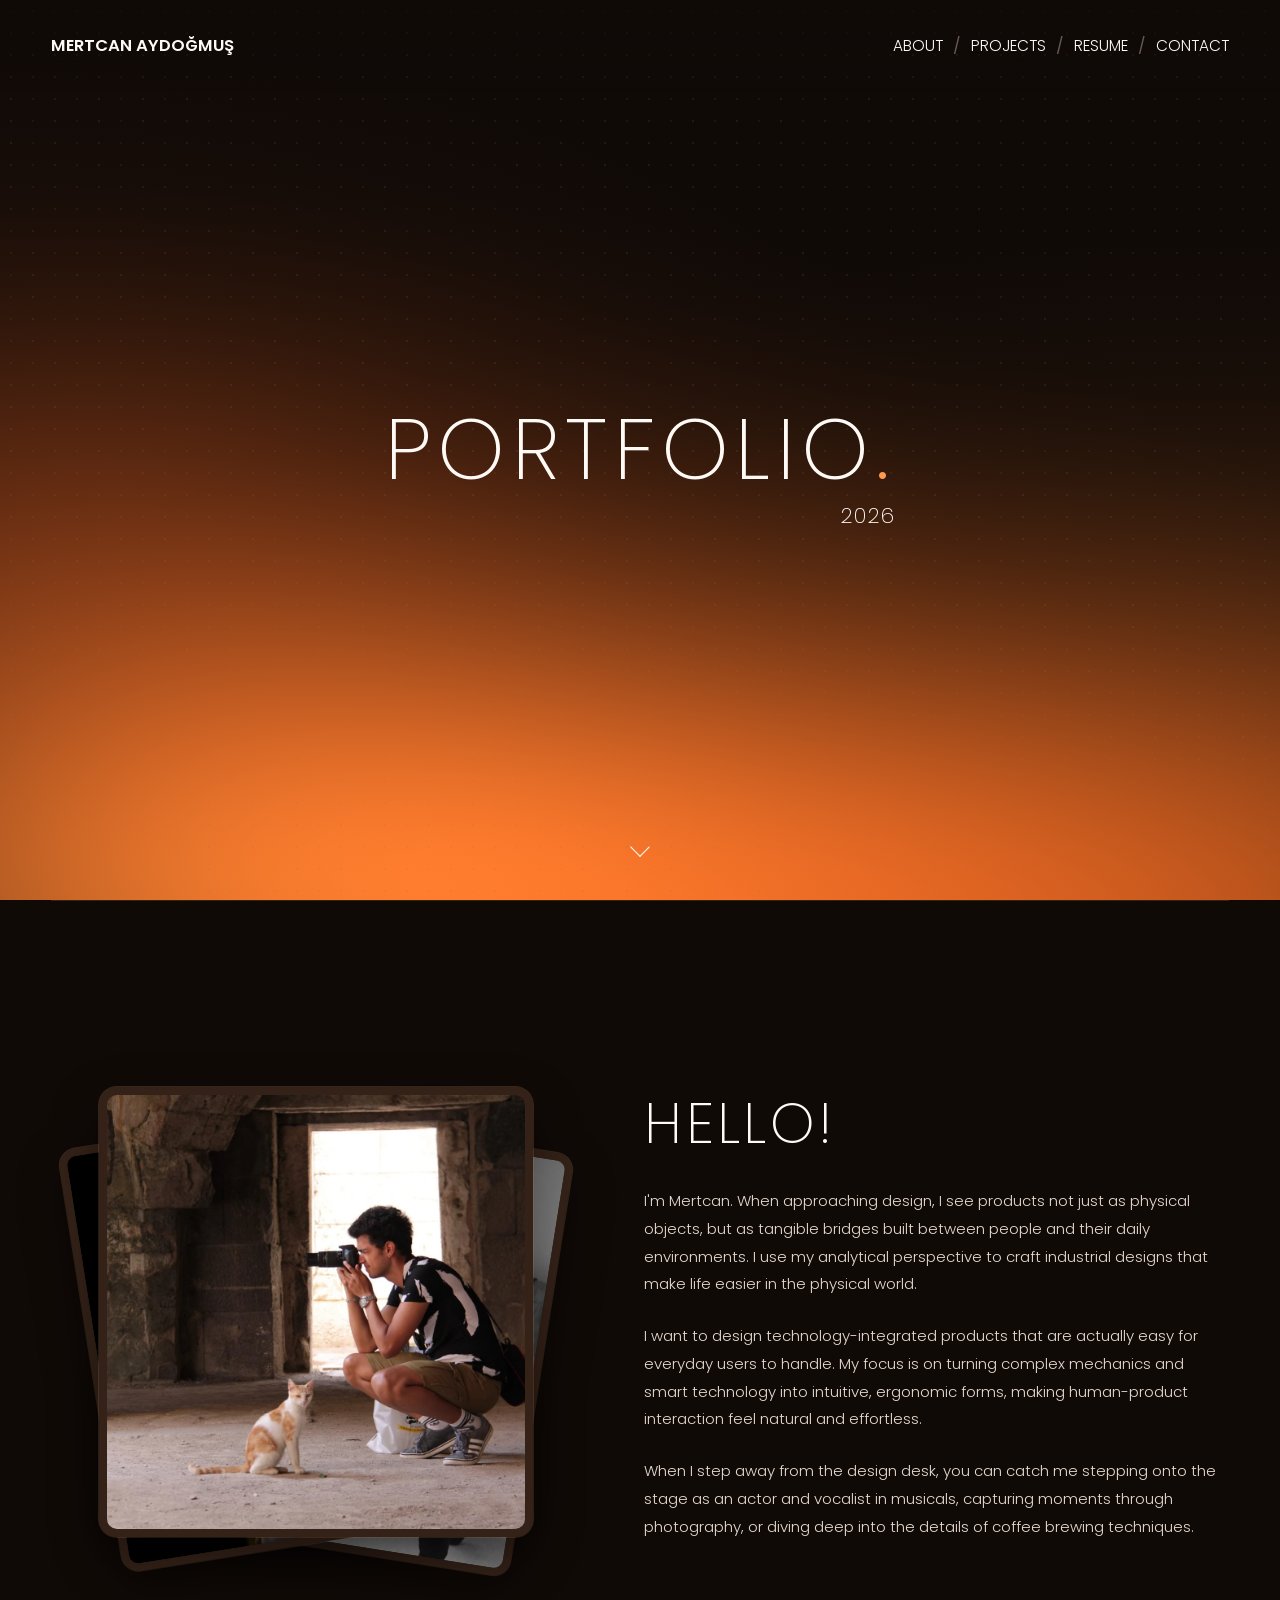
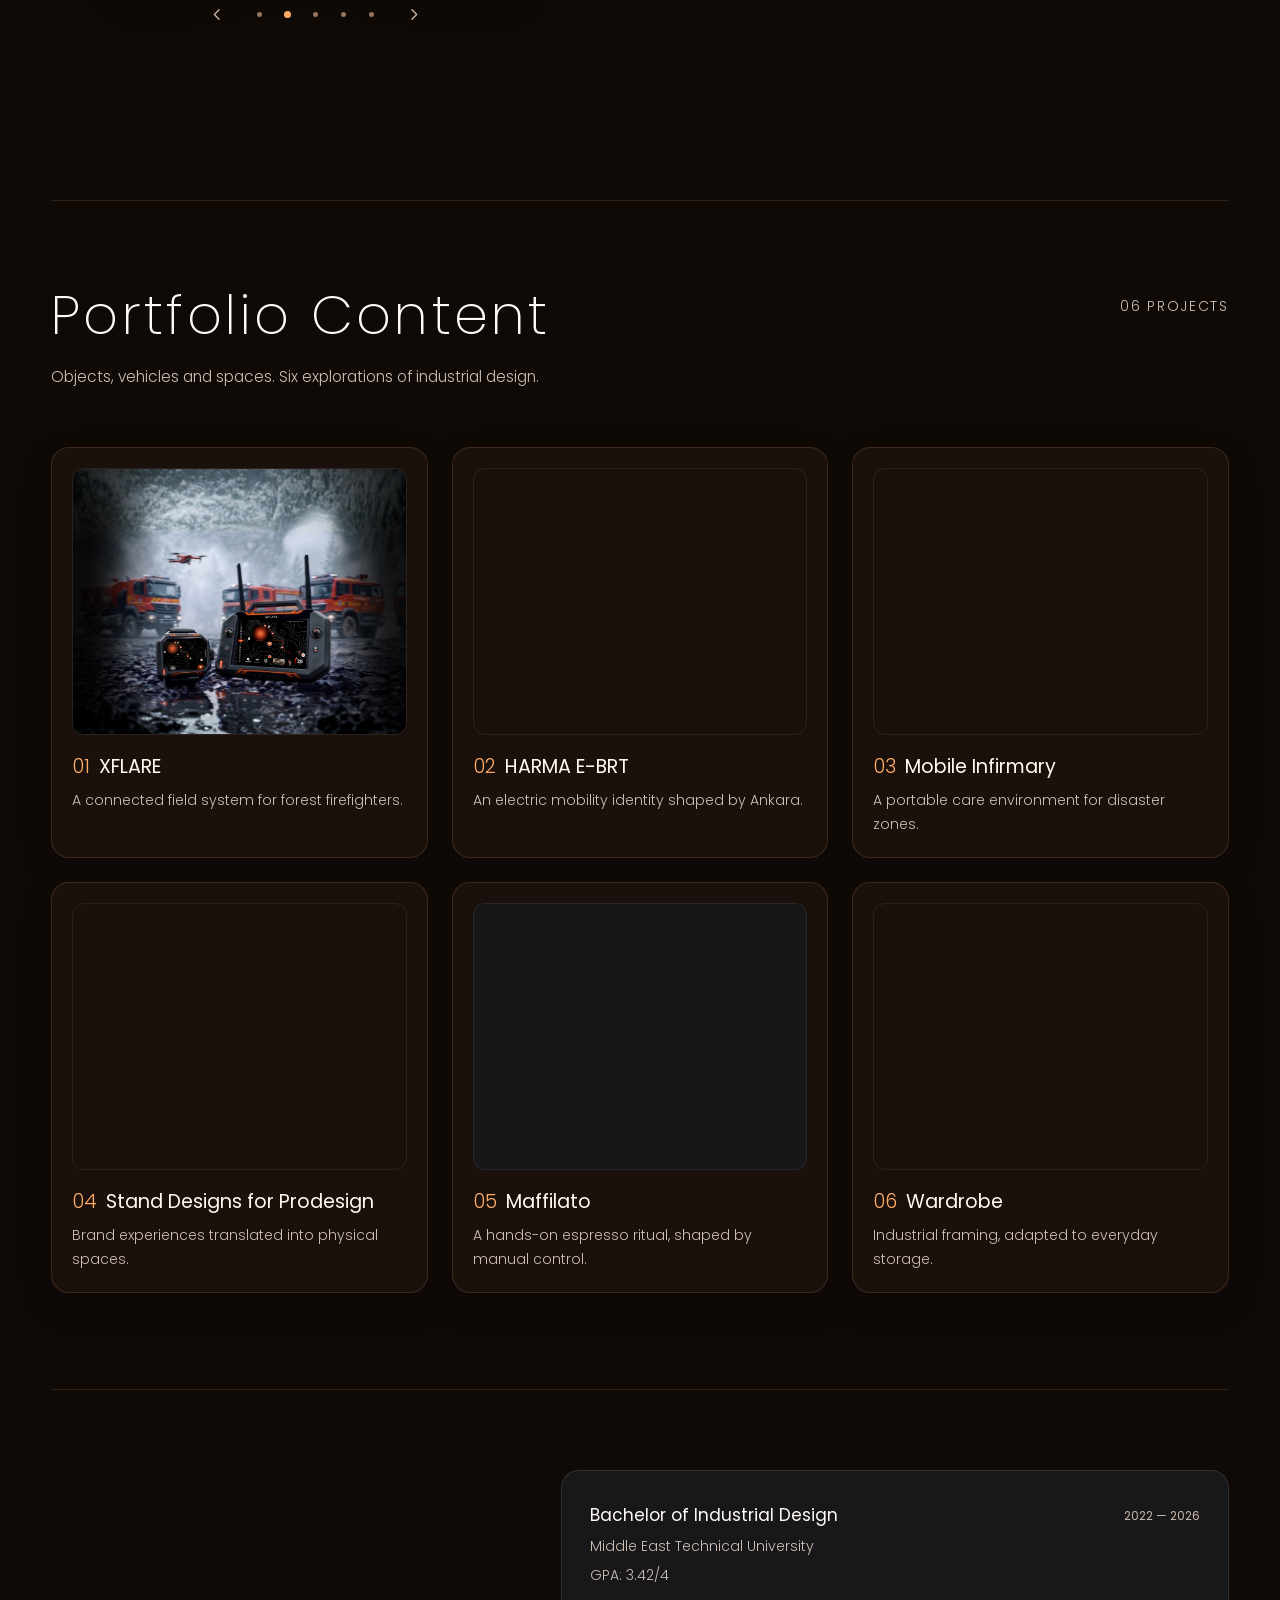
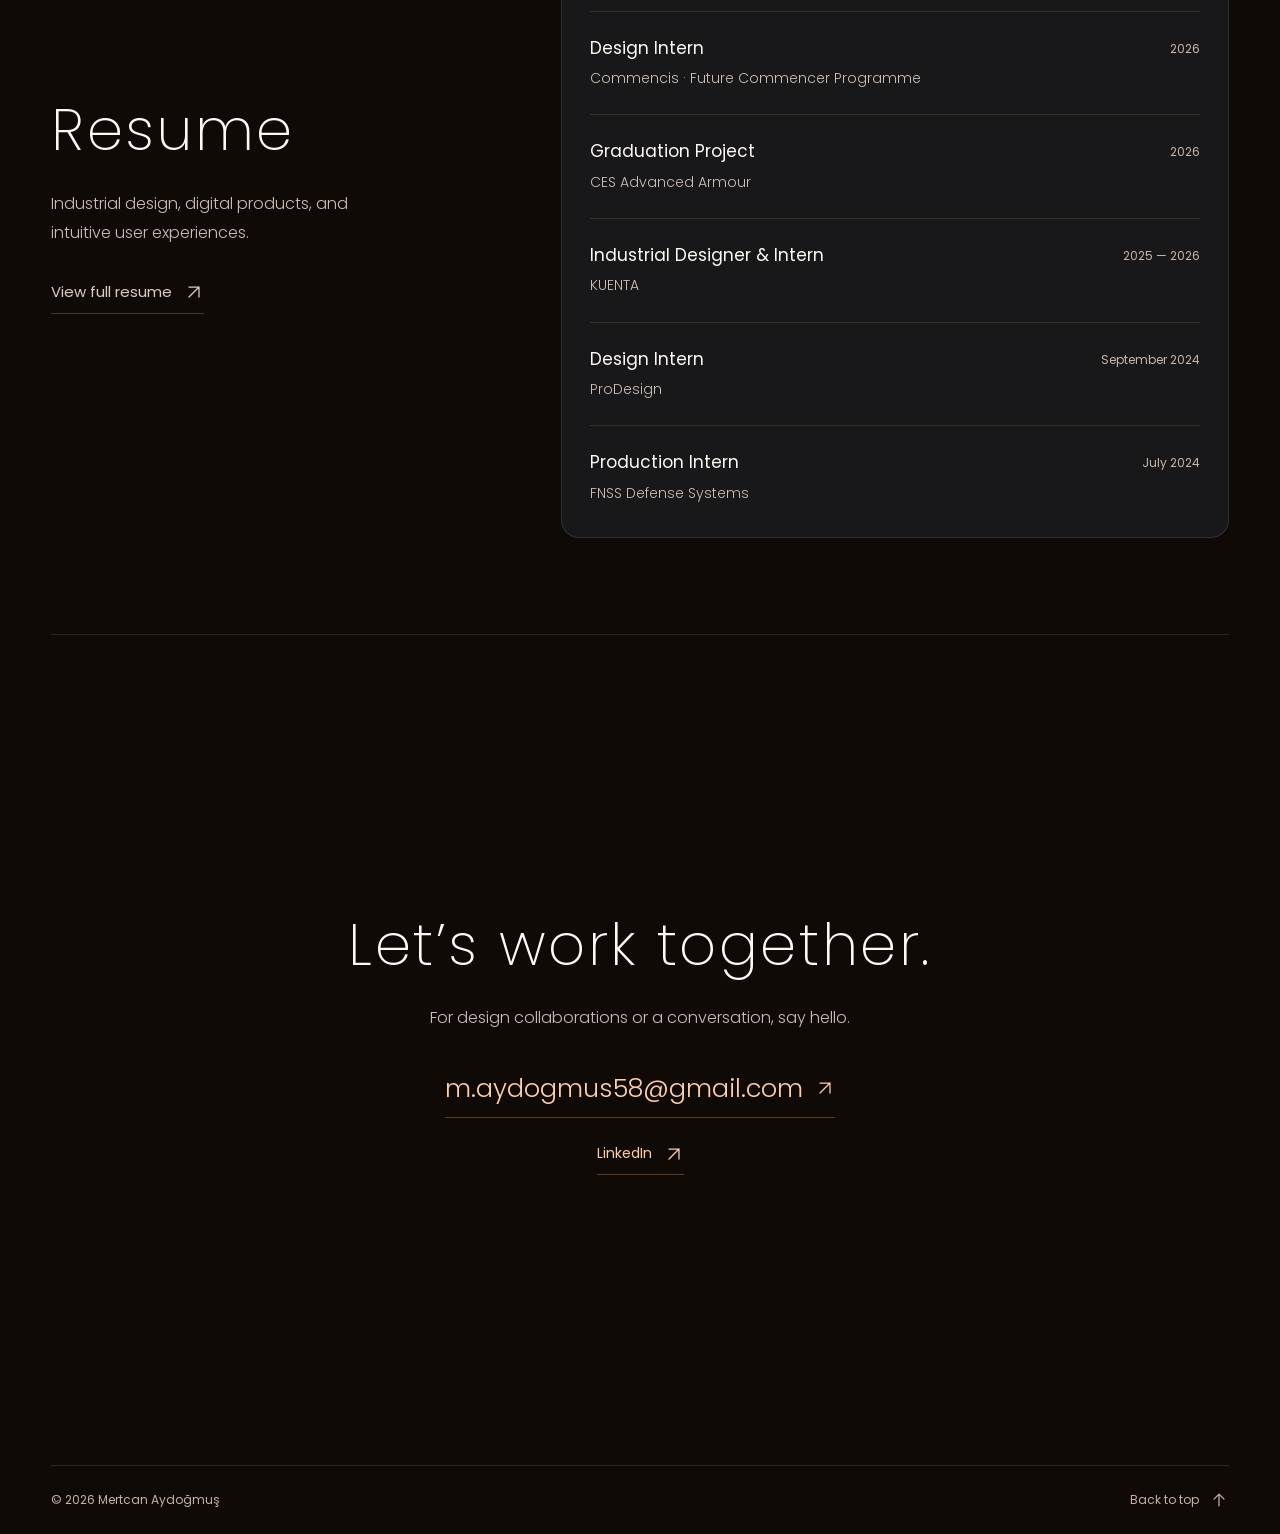
<file: index.html>
<!doctype html>
<html lang="en">
<head>
<meta charset="UTF-8">
<meta name="viewport" content="width=device-width,initial-scale=1">
<meta name="description" content="Mertcan Aydoğmuş — Portfolio. Industrial design and digital product portfolio.">
<title>Portfolio — Mertcan Aydoğmuş</title>
<link rel="preload" href="assets/poppins-200.ttf" as="font" type="font/ttf" crossorigin>
<link rel="stylesheet" href="styles.css">
<link rel="stylesheet" href="portfolio-theme.css">
<script>
if (document.fonts) {
  document.documentElement.classList.add('hero-font-loading');
  document.fonts.load('200 48px Poppins').then(
    () => document.documentElement.classList.remove('hero-font-loading'),
    () => document.documentElement.classList.remove('hero-font-loading')
  );
}
</script>
<script src="script.js" defer></script>
<script src="home-background.js" defer></script>
<script src="about-gallery.js" defer></script>
<link rel="stylesheet" href="espresso.css">
<link rel="icon" href="assets/favicon-orange.ico" sizes="any">
<link rel="icon" type="image/png" sizes="32x32" href="assets/favicon-orange-32.png">
<link rel="apple-touch-icon" sizes="180x180" href="assets/apple-touch-icon-orange.png">
</head>
<body class="home dark portfolio-shell">
<div class="ambient" aria-hidden="true"></div>
<a class="skip-link" href="#main">Skip to content</a>
<header class="site-header">
  <a class="wordmark" href="#home">MERTCAN AYDOĞMUŞ</a>
  <nav aria-label="Main navigation"><a href="#about">About</a><span aria-hidden="true">/</span><a href="#projects">Projects</a><span aria-hidden="true">/</span><a href="resume.html">Resume</a><span aria-hidden="true">/</span><a href="mailto:m.aydogmus58@gmail.com" data-contact>Contact</a></nav>
</header>
<main id="main" class="home-flow">
  <section id="home" class="landing" aria-labelledby="portfolio-title">
    <div class="hero-title"><h1 id="portfolio-title">PORTFOLIO<span>.</span></h1><p class="hero-year">2026</p></div>
    <a class="explore-link" href="#about" aria-label="Scroll to About"><span aria-hidden="true">⌄</span></a>
  </section>
  <section id="about" class="about-story home-about wrap" aria-labelledby="hello-title">
  <section class="about-gallery" aria-label="Personal photographs" aria-roledescription="carousel">
    <div class="about-photo-frame" tabindex="0" aria-label="Photo gallery">
        <figure class="about-slide is-active" role="group" aria-roledescription="slide" aria-label="1 of 5" aria-hidden="false">
          <img class="about-photo" src="assets/about/presentation.webp" width="1147" height="877" alt="Mertcan presenting his XFLARE industrial design graduation project" decoding="async">
        </figure>
        <figure class="about-slide is-behind-left" role="group" aria-roledescription="slide" aria-label="2 of 5" aria-hidden="true">
          <img class="about-photo" src="assets/about/photography.webp" width="1600" height="1066" alt="Mertcan taking a photograph in a historic stone building, with a cat beside him" decoding="async">
        </figure>
        <figure class="about-slide is-behind-right" role="group" aria-roledescription="slide" aria-label="3 of 5" aria-hidden="true">
          <img class="about-photo" src="assets/about/musical.webp" width="1066" height="1600" alt="Mertcan performing in a musical on stage" decoding="async">
        </figure>
        <figure class="about-slide" role="group" aria-roledescription="slide" aria-label="4 of 5" aria-hidden="true">
          <img class="about-photo" src="assets/about/rehearsal.webp" width="1357" height="1063" alt="Mertcan rehearsing a musical with fellow performers" decoding="async">
        </figure>
        <figure class="about-slide" role="group" aria-roledescription="slide" aria-label="5 of 5" aria-hidden="true">
          <img class="about-photo" src="assets/about/backstage.webp" width="1200" height="1315" alt="Mertcan backstage in costume before a musical performance" decoding="async">
        </figure>
    </div>
    <div class="about-gallery-controls" hidden>
      <button class="gallery-arrow" type="button" data-gallery-previous aria-label="Previous photo">
        <svg viewBox="0 0 24 24" fill="none" stroke="currentColor" stroke-width="1.5" stroke-linecap="round" stroke-linejoin="round" aria-hidden="true"><path d="m14 6-6 6 6 6"/></svg>
      </button>
      <div class="gallery-dots" aria-label="Choose a photo">
        <button type="button" class="gallery-dot is-active" data-gallery-index="0" aria-label="Photo 1: Mertcan presenting his XFLARE industrial design graduation project" aria-current="true"><span></span></button>
        <button type="button" class="gallery-dot" data-gallery-index="1" aria-label="Photo 2: Mertcan taking a photograph in a historic stone building, with a cat beside him"><span></span></button>
        <button type="button" class="gallery-dot" data-gallery-index="2" aria-label="Photo 3: Mertcan performing in a musical on stage"><span></span></button>
        <button type="button" class="gallery-dot" data-gallery-index="3" aria-label="Photo 4: Mertcan rehearsing a musical with fellow performers"><span></span></button>
        <button type="button" class="gallery-dot" data-gallery-index="4" aria-label="Photo 5: Mertcan backstage in costume before a musical performance"><span></span></button>
      </div>
      <button class="gallery-arrow" type="button" data-gallery-next aria-label="Next photo">
        <svg viewBox="0 0 24 24" fill="none" stroke="currentColor" stroke-width="1.5" stroke-linecap="round" stroke-linejoin="round" aria-hidden="true"><path d="m10 6 6 6-6 6"/></svg>
      </button>
    </div>
    <p class="visually-hidden" data-gallery-status role="status" aria-live="polite"></p>
  </section>
  <section class="about-copy" aria-labelledby="hello-title">
    <h2 id="hello-title">HELLO!</h2><p>I'm Mertcan. When approaching design, I see products not just as physical objects, but as tangible bridges built between people and their daily environments. I use my analytical perspective to craft industrial designs that make life easier in the physical world.</p>
<p>I want to design technology-integrated products that are actually easy for everyday users to handle. My focus is on turning complex mechanics and smart technology into intuitive, ergonomic forms, making human-product interaction feel natural and effortless.</p>
<p>When I step away from the design desk, you can catch me stepping onto the stage as an actor and vocalist in musicals, capturing moments through photography, or diving deep into the details of coffee brewing techniques.</p></section>

  </section>
  <section id="projects" class="projects-main home-projects wrap" aria-labelledby="projects-title"><div class="projects-intro"><div><h2 id="projects-title">Portfolio Content</h2><p>Objects, vehicles and spaces. Six explorations of industrial design.</p></div><span>06 PROJECTS</span></div><div class="project-grid"><article class="project-card"><a href="xflare.html"><div class="card-image"><img src="assets/visual-02-00.webp" alt="XFLARE" loading="lazy" decoding="async"></div><div class="card-copy"><h2><span>01</span> XFLARE</h2><p>A connected field system for forest firefighters.</p></div></a></article><article class="project-card"><a href="harma.html"><div class="card-image"><img src="assets/visual-19-02.webp" alt="HARMA E-BRT" loading="lazy" decoding="async"></div><div class="card-copy"><h2><span>02</span> HARMA E-BRT</h2><p>An electric mobility identity shaped by Ankara.</p></div></a></article><article class="project-card"><a href="mobile-infirmary.html"><div class="card-image"><img src="assets/visual-24-00.webp" alt="Mobile Infirmary" loading="lazy" decoding="async"></div><div class="card-copy"><h2><span>03</span> Mobile Infirmary</h2><p>A portable care environment for disaster zones.</p></div></a></article><article class="project-card"><a href="prodesign.html"><div class="card-image"><img src="assets/visual-39-00.webp" alt="Stand Designs for Prodesign" loading="lazy" decoding="async"></div><div class="card-copy"><h2><span>04</span> Stand Designs for Prodesign</h2><p>Brand experiences translated into physical spaces.</p></div></a></article><article class="project-card espresso-card"><a href="espresso.html"><div class="card-image"><img src="assets/espresso/hero-cover.png" alt="Maffilato manual espresso machine" loading="lazy" decoding="async" width="1920" height="1080"></div><div class="card-copy"><h2><span>05</span> Maffilato</h2><p>A hands-on espresso ritual, shaped by manual control.</p></div></a></article><article class="project-card sigma-card"><a href="sigma-wardrobe.html"><div class="card-image"><img src="assets/sigma/source-75.jpg" alt="Wardrobe with an aluminium profile frame and timber panels" loading="lazy" decoding="async" width="5990" height="3369"></div><div class="card-copy"><h2><span>06</span> Wardrobe</h2><p>Industrial framing, adapted to everyday storage.</p></div></a></article></div></section>
  <section id="resume" class="home-resume wrap" aria-labelledby="resume-title">
    <div class="resume-summary-intro">
      <h2 id="resume-title">Resume</h2>
      <p>Industrial design, digital products, and intuitive user experiences.</p>
      <a class="text-action" href="resume.html">View full resume <svg viewBox="0 0 24 24" fill="none" stroke="currentColor" stroke-width="1.5" stroke-linecap="round" stroke-linejoin="round" aria-hidden="true"><path d="M6 18 18 6M6 6h12v12"/></svg></a>
    </div>
    <div class="resume-summary-list">
      <article class="resume-summary-row"><div><h3>Bachelor of Industrial Design</h3><p>Middle East Technical University</p><p>GPA: 3.42/4</p></div><span>2022 — 2026</span></article>
      <article class="resume-summary-row"><div><h3>Design Intern</h3><p>Commencis · Future Commencer Programme</p></div><span>2026</span></article>
      <article class="resume-summary-row"><div><h3>Graduation Project</h3><p>CES Advanced Armour</p></div><span>2026</span></article>
      <article class="resume-summary-row"><div><h3>Industrial Designer &amp; Intern</h3><p>KUENTA</p></div><span>2025 — 2026</span></article>
      <article class="resume-summary-row"><div><h3>Design Intern</h3><p>ProDesign</p></div><span>September 2024</span></article>
      <article class="resume-summary-row"><div><h3>Production Intern</h3><p>FNSS Defense Systems</p></div><span>July 2024</span></article>
    </div>
  </section>
  <section id="contact" class="home-contact wrap" aria-labelledby="contact-title">
    <h2 id="contact-title">Let’s work together.</h2>
    <p>For design collaborations or a conversation, say hello.</p>
    <div class="contact-links">
      <a class="contact-email" href="mailto:m.aydogmus58@gmail.com" data-contact>m.aydogmus58@gmail.com <svg viewBox="0 0 24 24" fill="none" stroke="currentColor" stroke-width="1.5" stroke-linecap="round" stroke-linejoin="round" aria-hidden="true"><path d="M6 18 18 6M6 6h12v12"/></svg></a>
      <a class="contact-linkedin" href="https://www.linkedin.com/in/mertcan-aydogmus" target="_blank" rel="noopener noreferrer">LinkedIn <svg viewBox="0 0 24 24" fill="none" stroke="currentColor" stroke-width="1.5" stroke-linecap="round" stroke-linejoin="round" aria-hidden="true"><path d="M6 18 18 6M6 6h12v12"/></svg></a>
    </div>
  </section>
</main>
<footer class="home-footer wrap"><p>© 2026 Mertcan Aydoğmuş</p><a href="#home">Back to top <svg viewBox="0 0 24 24" fill="none" stroke="currentColor" stroke-width="1.5" stroke-linecap="round" stroke-linejoin="round" aria-hidden="true"><path d="M12 19V5m-6 6 6-6 6 6"/></svg></a></footer>
</body>
</html>
</file>
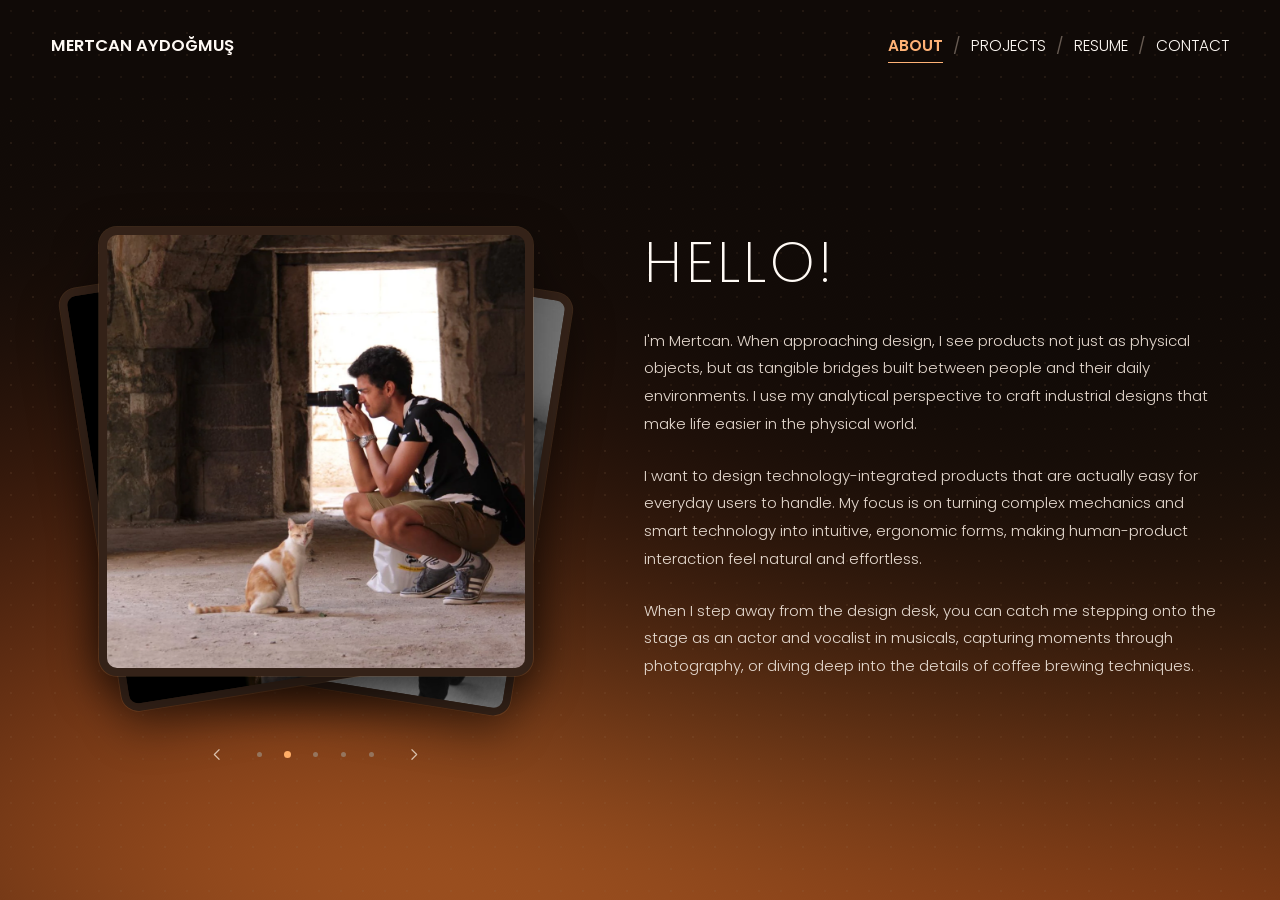
<file: about.html>
<!doctype html>
<html lang="en">
<head>
<meta charset="UTF-8">
<meta name="viewport" content="width=device-width,initial-scale=1">
<meta name="description" content="Meet Mertcan Aydoğmuş — industrial designer exploring UX/UI, human-AI interaction, and life beyond the design desk.">
<title>About — Mertcan Aydoğmuş</title>
<link rel="preload" href="assets/poppins-200.ttf" as="font" type="font/ttf" crossorigin>
<link rel="stylesheet" href="styles.css">
<link rel="stylesheet" href="portfolio-theme.css">
<script src="script.js" defer></script>
<script src="home-background.js" defer></script>
<script src="about-gallery.js" defer></script>
<link rel="icon" href="assets/favicon-orange.ico" sizes="any">
<link rel="icon" type="image/png" sizes="32x32" href="assets/favicon-orange-32.png">
<link rel="apple-touch-icon" sizes="180x180" href="assets/apple-touch-icon-orange.png">
</head>
<body class="about portfolio-shell"><div class="ambient" data-portfolio-background aria-hidden="true"></div>
<a class="skip-link" href="#main">Skip to content</a>
<header class="site-header">
  <a class="wordmark" href="index.html">MERTCAN AYDOĞMUŞ</a>
  <nav aria-label="Main navigation"><a href="about.html" aria-current="page">About</a><span aria-hidden="true">/</span><a href="index.html#projects">Projects</a><span aria-hidden="true">/</span><a href="resume.html">Resume</a><span aria-hidden="true">/</span><a href="mailto:m.aydogmus58@gmail.com">Contact</a></nav>
</header>
<main id="main" class="about-story wrap">
  <section class="about-gallery" aria-label="Personal photographs" aria-roledescription="carousel">
    <div class="about-photo-frame" tabindex="0" aria-label="Photo gallery">
        <figure class="about-slide is-active" role="group" aria-roledescription="slide" aria-label="1 of 5" aria-hidden="false">
          <img class="about-photo" src="assets/about/presentation.webp" width="1147" height="877" alt="Mertcan presenting his XFLARE industrial design graduation project" decoding="async" fetchpriority="high">
        </figure>
        <figure class="about-slide is-behind-left" role="group" aria-roledescription="slide" aria-label="2 of 5" aria-hidden="true">
          <img class="about-photo" src="assets/about/photography.webp" width="1600" height="1066" alt="Mertcan taking a photograph in a historic stone building, with a cat beside him" decoding="async">
        </figure>
        <figure class="about-slide is-behind-right" role="group" aria-roledescription="slide" aria-label="3 of 5" aria-hidden="true">
          <img class="about-photo" src="assets/about/musical.webp" width="1066" height="1600" alt="Mertcan performing in a musical on stage" decoding="async">
        </figure>
        <figure class="about-slide" role="group" aria-roledescription="slide" aria-label="4 of 5" aria-hidden="true">
          <img class="about-photo" src="assets/about/rehearsal.webp" width="1357" height="1063" alt="Mertcan rehearsing a musical with fellow performers" decoding="async">
        </figure>
        <figure class="about-slide" role="group" aria-roledescription="slide" aria-label="5 of 5" aria-hidden="true">
          <img class="about-photo" src="assets/about/backstage.webp" width="1200" height="1315" alt="Mertcan backstage in costume before a musical performance" decoding="async">
        </figure>
    </div>
    <div class="about-gallery-controls" hidden>
      <button class="gallery-arrow" type="button" data-gallery-previous aria-label="Previous photo">
        <svg viewBox="0 0 24 24" fill="none" stroke="currentColor" stroke-width="1.5" stroke-linecap="round" stroke-linejoin="round" aria-hidden="true"><path d="m14 6-6 6 6 6"/></svg>
      </button>
      <div class="gallery-dots" aria-label="Choose a photo">
        <button type="button" class="gallery-dot is-active" data-gallery-index="0" aria-label="Photo 1: Mertcan presenting his XFLARE industrial design graduation project" aria-current="true"><span></span></button>
        <button type="button" class="gallery-dot" data-gallery-index="1" aria-label="Photo 2: Mertcan taking a photograph in a historic stone building, with a cat beside him"><span></span></button>
        <button type="button" class="gallery-dot" data-gallery-index="2" aria-label="Photo 3: Mertcan performing in a musical on stage"><span></span></button>
        <button type="button" class="gallery-dot" data-gallery-index="3" aria-label="Photo 4: Mertcan rehearsing a musical with fellow performers"><span></span></button>
        <button type="button" class="gallery-dot" data-gallery-index="4" aria-label="Photo 5: Mertcan backstage in costume before a musical performance"><span></span></button>
      </div>
      <button class="gallery-arrow" type="button" data-gallery-next aria-label="Next photo">
        <svg viewBox="0 0 24 24" fill="none" stroke="currentColor" stroke-width="1.5" stroke-linecap="round" stroke-linejoin="round" aria-hidden="true"><path d="m10 6 6 6-6 6"/></svg>
      </button>
    </div>
    <p class="visually-hidden" data-gallery-status role="status" aria-live="polite"></p>
  </section>
  <section class="about-copy" aria-labelledby="hello-title">
    <h1 id="hello-title">HELLO!</h1><p>I'm Mertcan. When approaching design, I see products not just as physical objects, but as tangible bridges built between people and their daily environments. I use my analytical perspective to craft industrial designs that make life easier in the physical world.</p>
<p>I want to design technology-integrated products that are actually easy for everyday users to handle. My focus is on turning complex mechanics and smart technology into intuitive, ergonomic forms, making human-product interaction feel natural and effortless.</p>
<p>When I step away from the design desk, you can catch me stepping onto the stage as an actor and vocalist in musicals, capturing moments through photography, or diving deep into the details of coffee brewing techniques.</p></section>
</main>
</body>
</html>
</file>
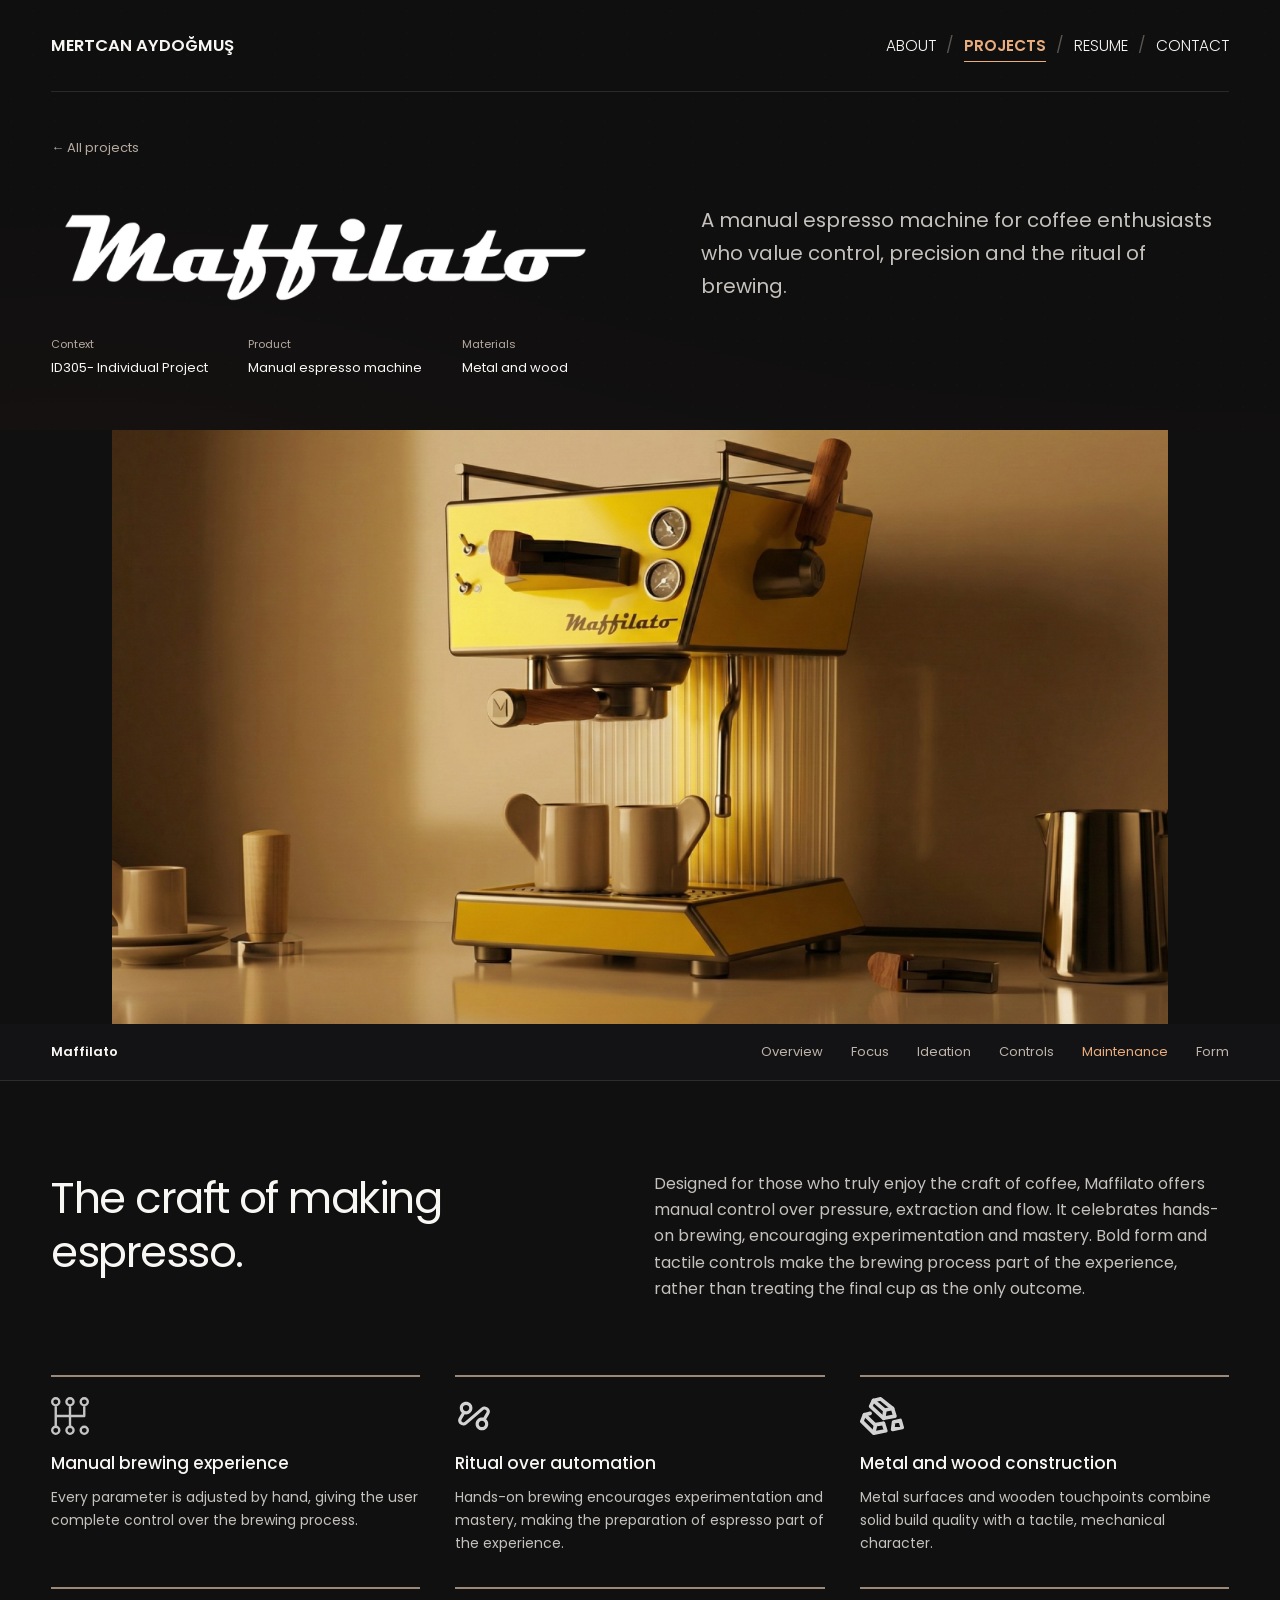
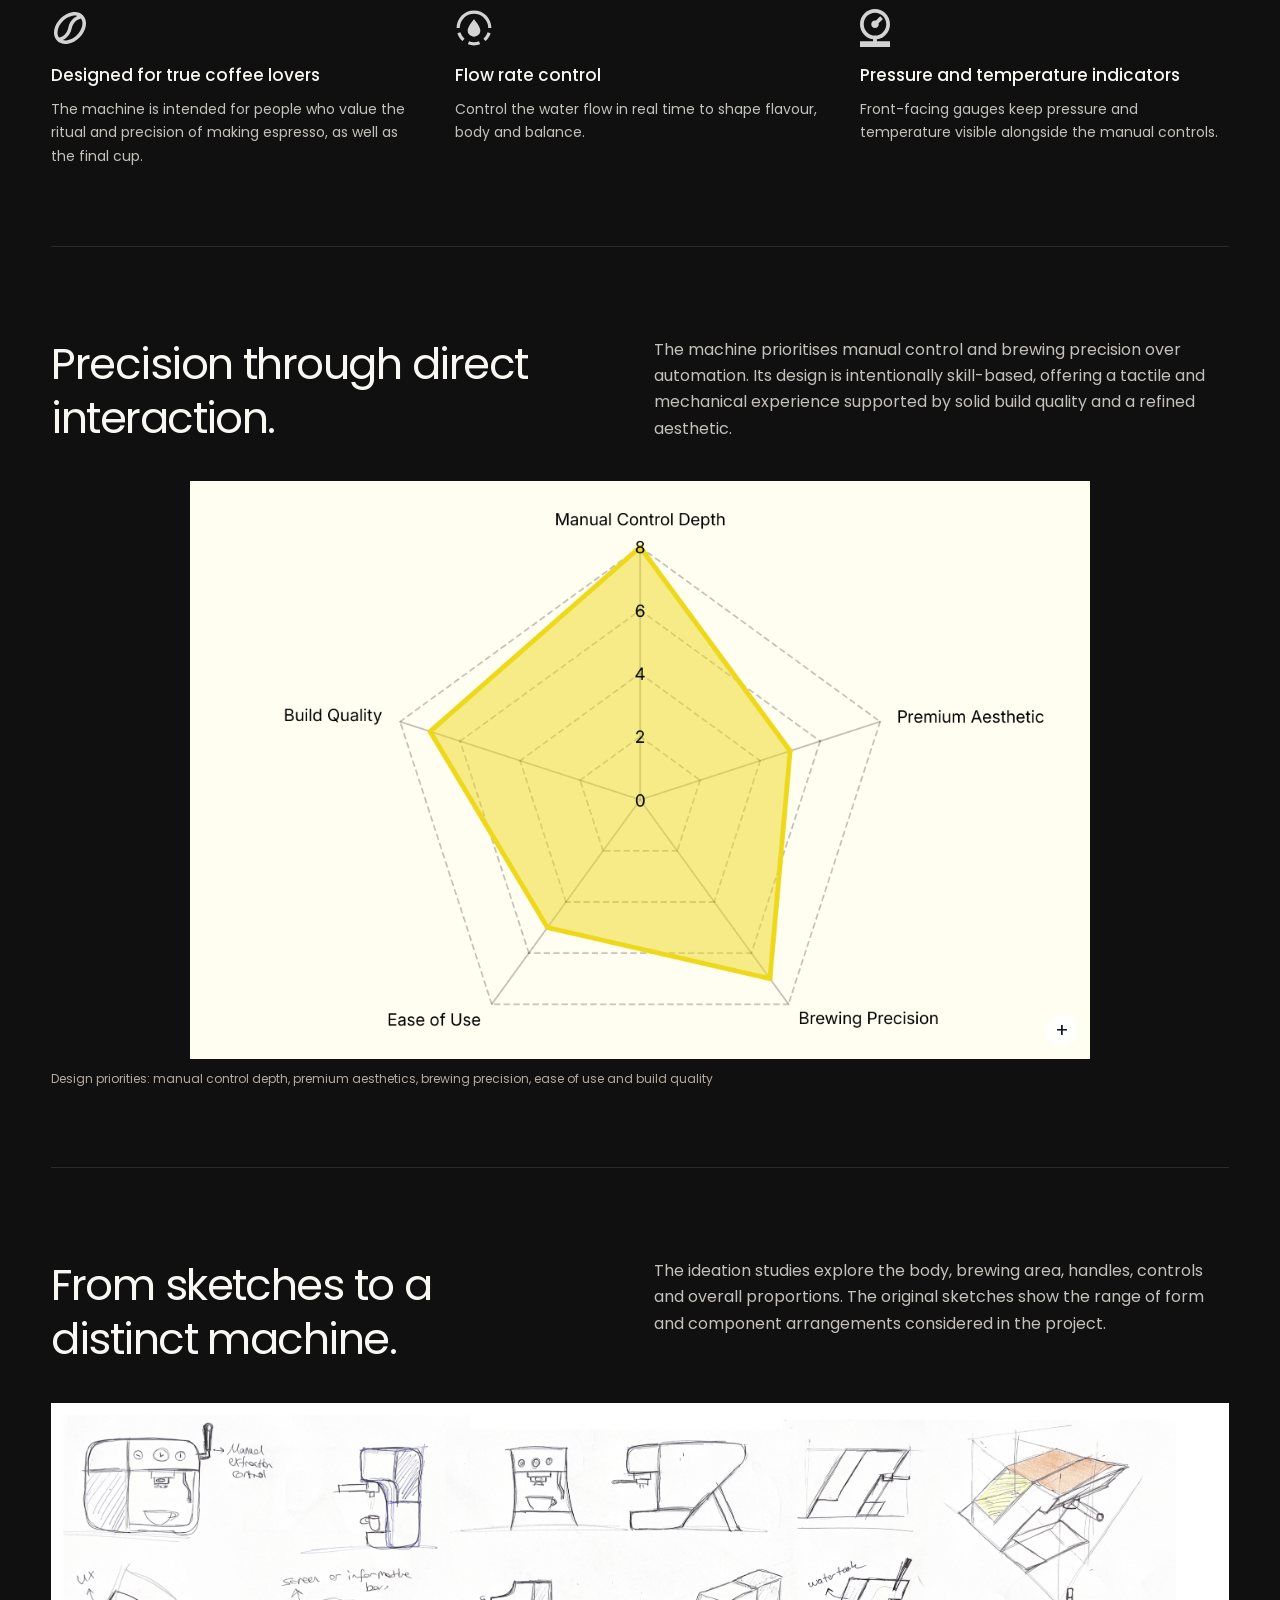
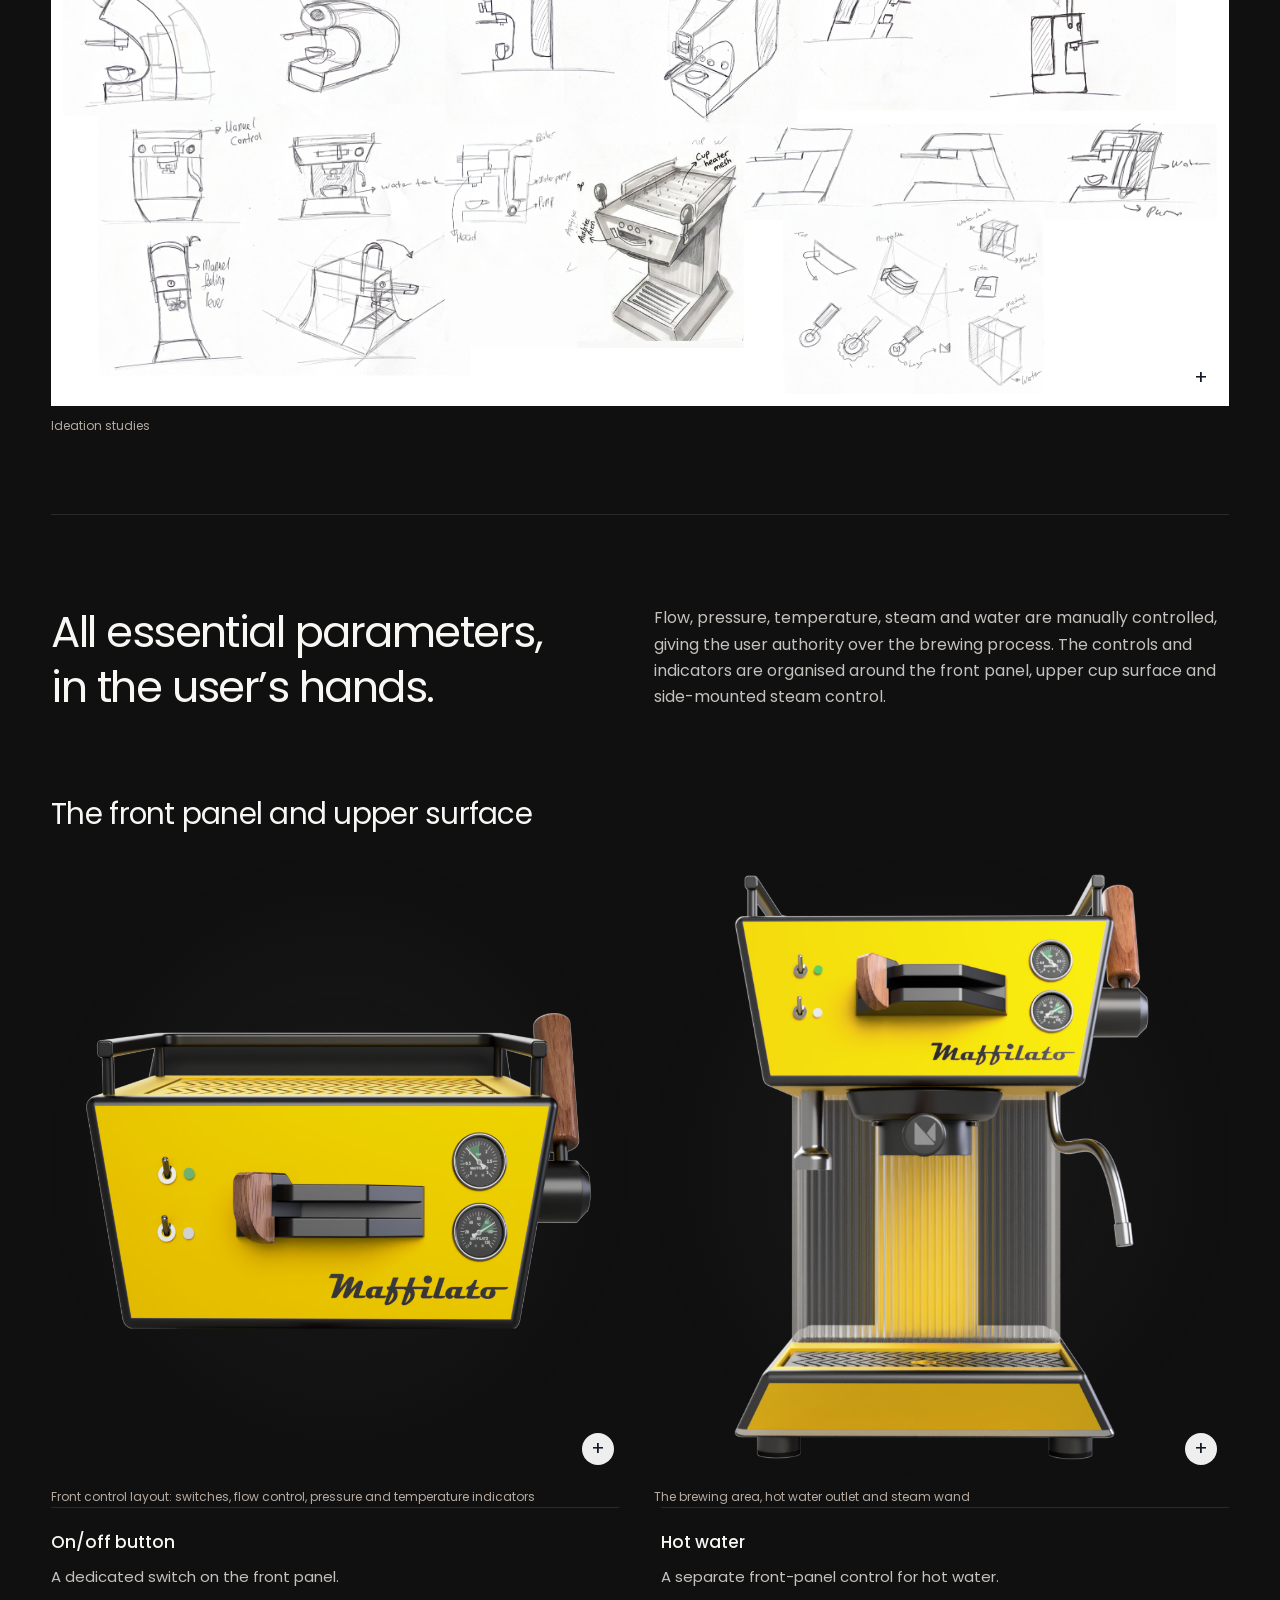
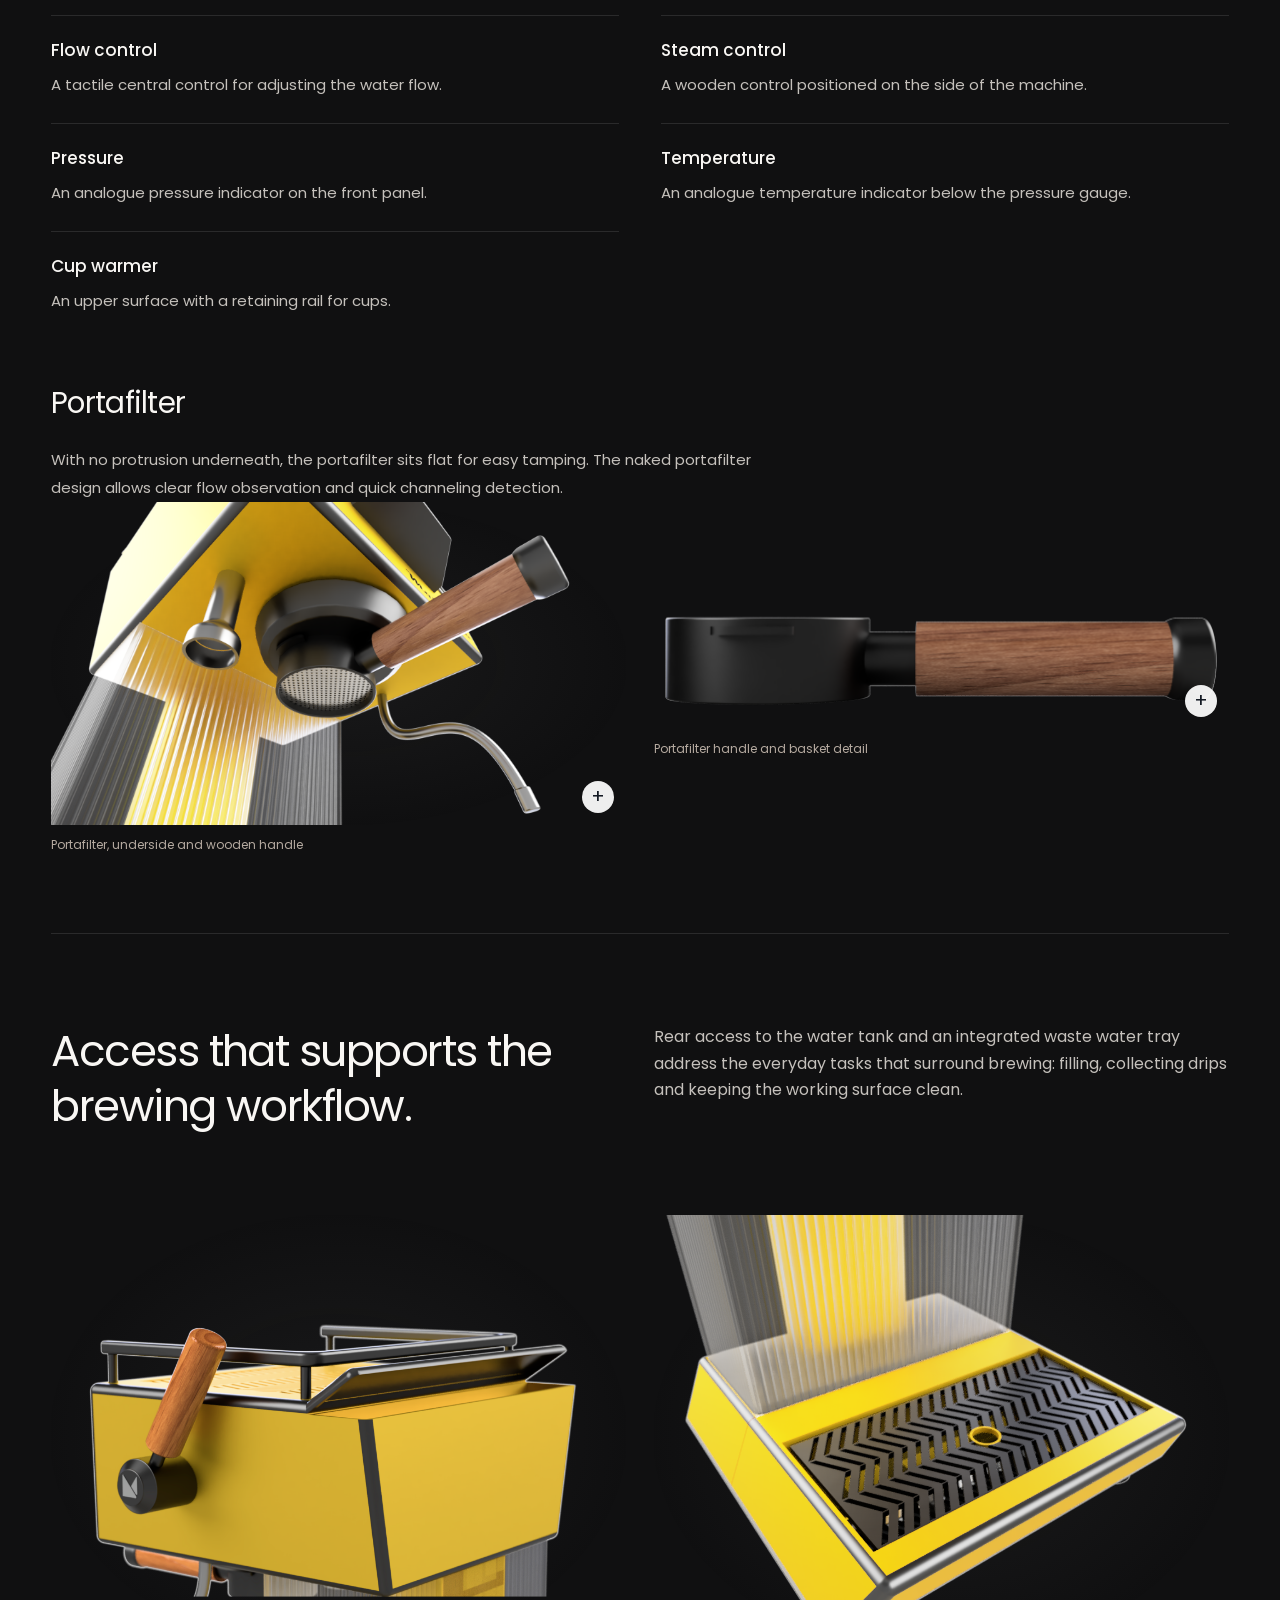
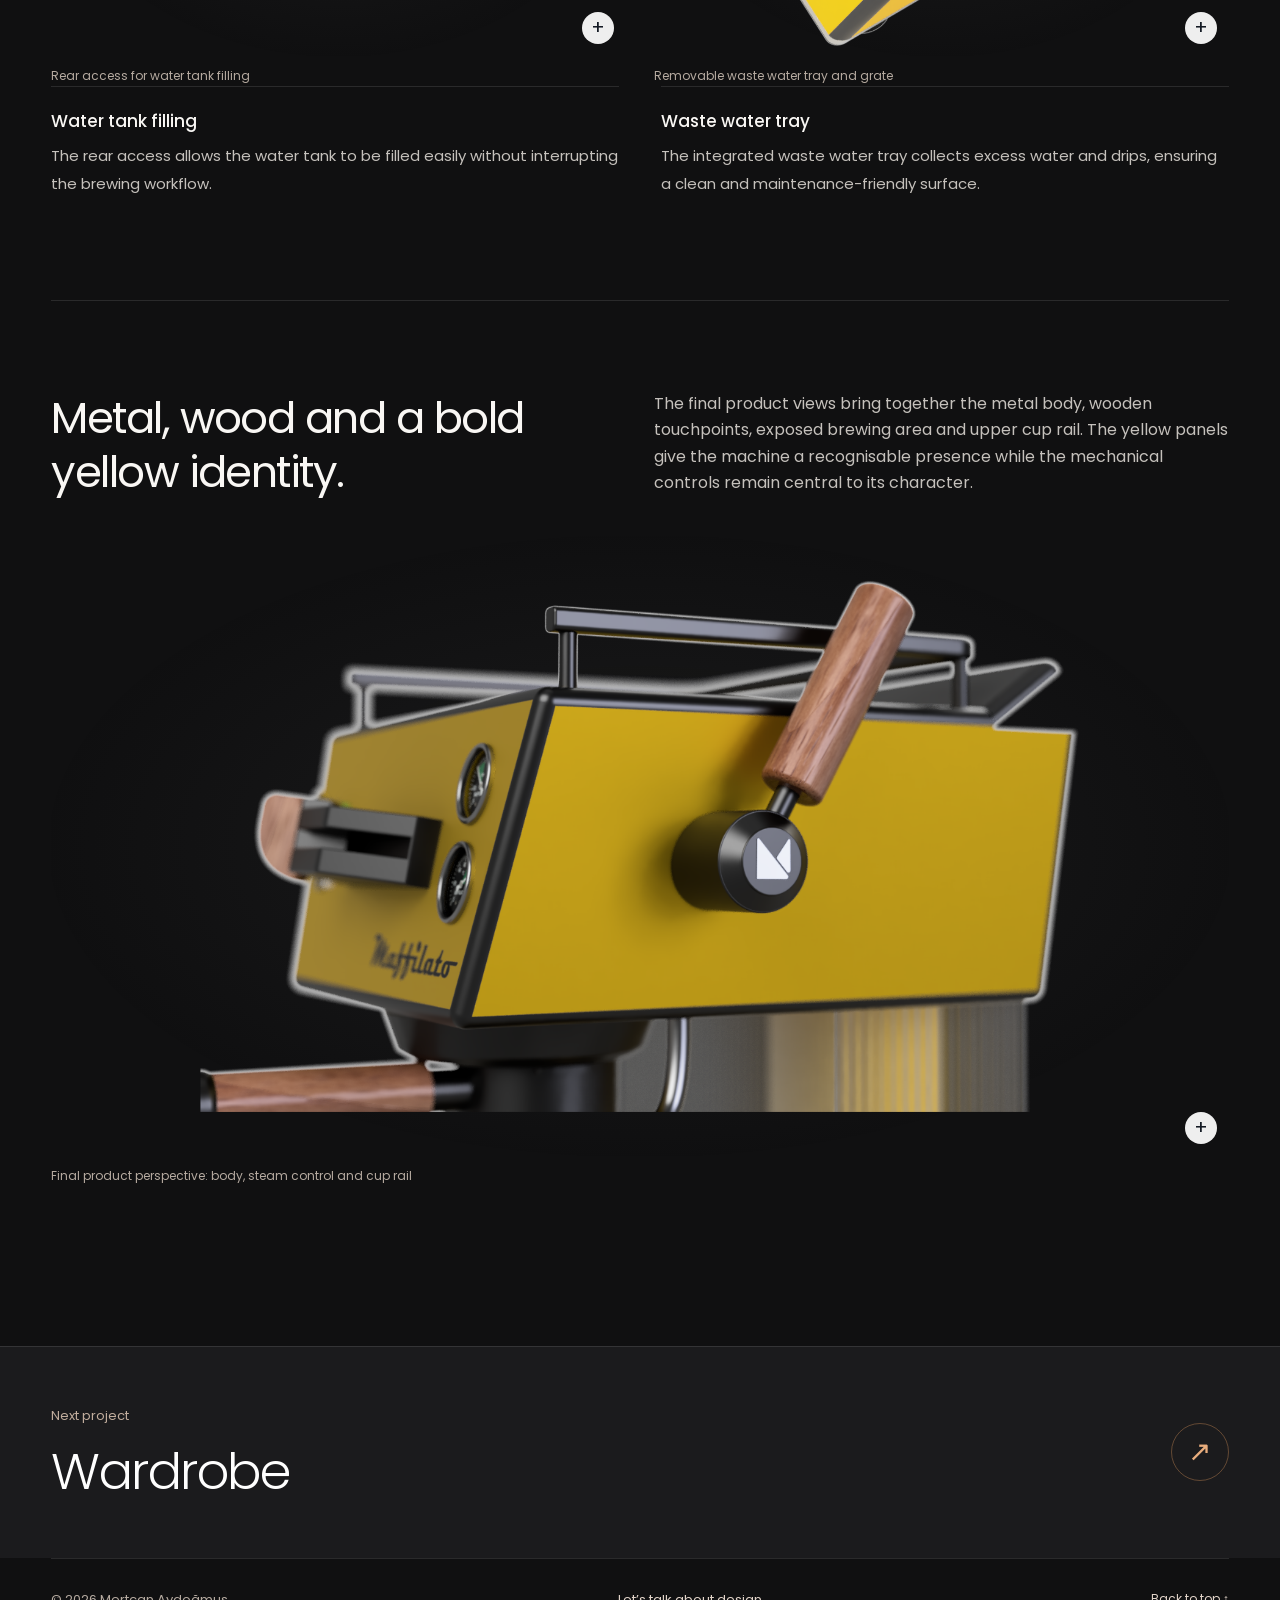
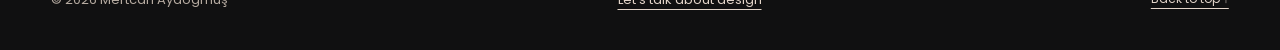
<file: espresso.html>
<!doctype html>
<html lang="en"><head><meta charset="UTF-8"><meta name="viewport" content="width=device-width,initial-scale=1"><meta name="description" content="A manual espresso machine for coffee enthusiasts who value control, precision and the ritual of brewing."><title>Maffilato — Mertcan Aydoğmuş</title><link rel="stylesheet" href="styles.css"><link rel="stylesheet" href="portfolio-theme.css"><link rel="stylesheet" href="product.css"><link rel="stylesheet" href="product-dark.css"><link rel="stylesheet" href="espresso.css"><script src="script.js" defer></script><script src="product.js" defer></script><script src="home-background.js" defer></script>
<link rel="icon" href="assets/favicon-orange.ico" sizes="any">
<link rel="icon" type="image/png" sizes="32x32" href="assets/favicon-orange-32.png">
<link rel="apple-touch-icon" sizes="180x180" href="assets/apple-touch-icon-orange.png">
</head><body class="product-case portfolio-shell case-dark espresso-case"><div class="ambient" data-portfolio-background aria-hidden="true"></div><a class="skip-link" href="#main">Skip to content</a><header class="site-header"><a class="wordmark" href="index.html#home">MERTCAN AYDOĞMUŞ</a><nav aria-label="Main navigation"><a href="index.html#about">About</a><span aria-hidden="true">/</span><a href="index.html#projects" aria-current="page">Projects</a><span aria-hidden="true">/</span><a href="resume.html">Resume</a><span aria-hidden="true">/</span><a href="mailto:m.aydogmus58@gmail.com" data-contact>Contact</a></nav></header><main id="main"><div class="case-intro wrap"><a class="breadcrumb" href="index.html#projects">← All projects</a><div class="case-title-row"><h1 class="espresso-title" aria-label="Maffilato"><span class="espresso-logo" aria-hidden="true"><img src="assets/espresso/72716.png" alt="" width="1920" height="1080" style="--asset-max:1920px"></span></h1><p class="summary">A manual espresso machine for coffee enthusiasts who value control, precision and the ritual of brewing.</p></div><div class="project-facts"><div><span>Context</span>ID305- Individual Project</div><div><span>Product</span>Manual espresso machine</div><div><span>Materials</span>Metal and wood</div></div></div><div class="feature-cover espresso"><img src="assets/espresso/hero-cover.png" alt="A hands-on espresso ritual, shaped by manual control." fetchpriority="high" width="1920" height="1080" style="--asset-max:1920px"></div><nav class="study-nav" aria-label="Project sections"><div class="wrap"><a class="study-name" href="#main">Maffilato</a><a href="#overview">Overview</a><a href="#focus">Focus</a><a href="#ideation">Ideation</a><a href="#controls">Controls</a><a href="#maintenance">Maintenance</a><a href="#form">Form</a></div></nav><div class="wrap"><section class="study-section" id="overview"><div class="section-opening"><h2>The craft of making espresso.</h2><div><p>Designed for those who truly enjoy the craft of coffee, Maffilato offers manual control over pressure, extraction and flow. It celebrates hands-on brewing, encouraging experimentation and mastery. Bold form and tactile controls make the brewing process part of the experience, rather than treating the final cup as the only outcome.</p></div></div><div class="study-gallery "></div><div class="insight-list espresso-features"><article><img src="assets/espresso/7ba43.svg" alt="" class="espresso-icon" loading="lazy" width="64" height="64" style="--asset-max:64px"><h3>Manual brewing experience</h3><p>Every parameter is adjusted by hand, giving the user complete control over the brewing process.</p></article><article><img src="assets/espresso/d9f60.svg" alt="" class="espresso-icon" loading="lazy" width="54" height="54" style="--asset-max:54px"><h3>Ritual over automation</h3><p>Hands-on brewing encourages experimentation and mastery, making the preparation of espresso part of the experience.</p></article><article><img src="assets/espresso/3cb2b.svg" alt="" class="espresso-icon" loading="lazy" width="48" height="41" style="--asset-max:48px"><h3>Metal and wood construction</h3><p>Metal surfaces and wooden touchpoints combine solid build quality with a tactile, mechanical character.</p></article><article><img src="assets/espresso/a748f.svg" alt="" class="espresso-icon" loading="lazy" width="51" height="51" style="--asset-max:51px"><h3>Designed for true coffee lovers</h3><p>The machine is intended for people who value the ritual and precision of making espresso, as well as the final cup.</p></article><article><img src="assets/espresso/af14d.svg" alt="" class="espresso-icon" loading="lazy" width="70" height="70" style="--asset-max:70px"><h3>Flow rate control</h3><p>Control the water flow in real time to shape flavour, body and balance.</p></article><article><img src="assets/espresso/a0f6d.svg" alt="" class="espresso-icon" loading="lazy" width="43" height="54" style="--asset-max:43px"><h3>Pressure and temperature indicators</h3><p>Front-facing gauges keep pressure and temperature visible alongside the manual controls.</p></article></div></section><section class="study-section" id="focus"><div class="section-opening"><h2>Precision through direct interaction.</h2><div><p>The machine prioritises manual control and brewing precision over automation. Its design is intentionally skill-based, offering a tactile and mechanical experience supported by solid build quality and a refined aesthetic.</p></div></div><div class="study-gallery "></div><div class="study-gallery one"><figure class="study-image espresso-chart"><a href="assets/espresso/focus-centered.svg" data-zoom aria-label="Enlarge: Design priorities: manual control depth, premium aesthetics, brewing precision, ease of use and build quality"><img src="assets/espresso/focus-centered.svg" alt="Design priorities: manual control depth, premium aesthetics, brewing precision, ease of use and build quality" loading="lazy" decoding="async" width="1160" height="744" style="--asset-max:1160px"><span class="zoom-hint" aria-hidden="true">+</span></a><figcaption>Design priorities: manual control depth, premium aesthetics, brewing precision, ease of use and build quality</figcaption></figure></div></section><section class="study-section" id="ideation"><div class="section-opening"><h2>From sketches to a distinct machine.</h2><div><p>The ideation studies explore the body, brewing area, handles, controls and overall proportions. The original sketches show the range of form and component arrangements considered in the project.</p></div></div><div class="study-gallery "></div><div class="study-gallery one"><figure class="study-image espresso-sketch-board"><a href="assets/espresso/ideation-board.svg" data-zoom aria-label="Enlarge: Ideation studies"><img src="assets/espresso/ideation-board.svg" alt="Ideation studies" loading="lazy" decoding="async" width="5694" height="2916" style="--asset-max:5694px"><span class="zoom-hint" aria-hidden="true">+</span></a><figcaption>Ideation studies</figcaption></figure></div></section><section class="study-section" id="controls"><div class="section-opening"><h2>All essential parameters, in the user’s hands.</h2><div><p>Flow, pressure, temperature, steam and water are manually controlled, giving the user authority over the brewing process. The controls and indicators are organised around the front panel, upper cup surface and side-mounted steam control.</p></div></div><div class="study-gallery "></div><div class="detail-block"><h3>The front panel and upper surface</h3><div class="study-gallery "><figure class="study-image cutout"><a href="assets/espresso/239b6.png" data-zoom aria-label="Enlarge: Front control layout: switches, flow control, pressure and temperature indicators"><img src="assets/espresso/239b6.png" alt="Front control layout: switches, flow control, pressure and temperature indicators" loading="lazy" decoding="async" width="1024" height="577" style="--asset-max:1024px"><span class="zoom-hint" aria-hidden="true">+</span></a><figcaption>Front control layout: switches, flow control, pressure and temperature indicators</figcaption></figure><figure class="study-image cutout"><a href="assets/espresso/front-native.svg" data-zoom aria-label="Enlarge: The brewing area, hot water outlet and steam wand"><img src="assets/espresso/front-native.svg" alt="The brewing area, hot water outlet and steam wand" loading="lazy" decoding="async" width="634" height="875" style="--asset-max:634px"><span class="zoom-hint" aria-hidden="true">+</span></a><figcaption>The brewing area, hot water outlet and steam wand</figcaption></figure></div><div class="detail-grid"><article><h4>On/off button</h4><p>A dedicated switch on the front panel.</p></article><article><h4>Hot water</h4><p>A separate front-panel control for hot water.</p></article><article><h4>Flow control</h4><p>A tactile central control for adjusting the water flow.</p></article><article><h4>Steam control</h4><p>A wooden control positioned on the side of the machine.</p></article><article><h4>Pressure</h4><p>An analogue pressure indicator on the front panel.</p></article><article><h4>Temperature</h4><p>An analogue temperature indicator below the pressure gauge.</p></article><article><h4>Cup warmer</h4><p>An upper surface with a retaining rail for cups.</p></article></div></div><div class="detail-block espresso-portafilter"><h3>Portafilter</h3><p class="detail-lead">With no protrusion underneath, the portafilter sits flat for easy tamping. The naked portafilter design allows clear flow observation and quick channeling detection.</p><div class="study-gallery "><figure class="study-image cutout"><a href="assets/espresso/73d80.png" data-zoom aria-label="Enlarge: Portafilter, underside and wooden handle"><img src="assets/espresso/73d80.png" alt="Portafilter, underside and wooden handle" loading="lazy" decoding="async" width="1610" height="906" style="--asset-max:1610px"><span class="zoom-hint" aria-hidden="true">+</span></a><figcaption>Portafilter, underside and wooden handle</figcaption></figure><figure class="study-image espresso-portafilter-crop"><a href="assets/espresso/8d768.png" data-zoom aria-label="Enlarge: Portafilter handle and basket detail"><img src="assets/espresso/8d768.png" alt="Portafilter handle and basket detail" loading="lazy" decoding="async" width="1610" height="906" style="--asset-max:1610px"><span class="zoom-hint" aria-hidden="true">+</span></a><figcaption>Portafilter handle and basket detail</figcaption></figure></div></div></section><section class="study-section" id="maintenance"><div class="section-opening"><h2>Access that supports the brewing workflow.</h2><div><p>Rear access to the water tank and an integrated waste water tray address the everyday tasks that surround brewing: filling, collecting drips and keeping the working surface clean.</p></div></div><div class="study-gallery "></div><div class="detail-block"><div class="study-gallery "><figure class="study-image cutout"><a href="assets/espresso/109e3.png" data-zoom aria-label="Enlarge: Rear access for water tank filling"><img src="assets/espresso/109e3.png" alt="Rear access for water tank filling" loading="lazy" decoding="async" width="1024" height="577" style="--asset-max:1024px"><span class="zoom-hint" aria-hidden="true">+</span></a><figcaption>Rear access for water tank filling</figcaption></figure><figure class="study-image cutout"><a href="assets/espresso/tray-native.svg" data-zoom aria-label="Enlarge: Removable waste water tray and grate"><img src="assets/espresso/tray-native.svg" alt="Removable waste water tray and grate" loading="lazy" decoding="async" width="1050" height="805" style="--asset-max:1050px"><span class="zoom-hint" aria-hidden="true">+</span></a><figcaption>Removable waste water tray and grate</figcaption></figure></div><div class="detail-grid"><article><h4>Water tank filling</h4><p>The rear access allows the water tank to be filled easily without interrupting the brewing workflow.</p></article><article><h4>Waste water tray</h4><p>The integrated waste water tray collects excess water and drips, ensuring a clean and maintenance-friendly surface.</p></article></div></div></section><section class="study-section" id="form"><div class="section-opening"><h2>Metal, wood and a bold yellow identity.</h2><div><p>The final product views bring together the metal body, wooden touchpoints, exposed brewing area and upper cup rail. The yellow panels give the machine a recognisable presence while the mechanical controls remain central to its character.</p></div></div><div class="study-gallery one"><figure class="study-image cutout"><a href="assets/espresso/perspective-centered.svg" data-zoom aria-label="Enlarge: Final product perspective: body, steam control and cup rail"><img src="assets/espresso/perspective-centered.svg" alt="Final product perspective: body, steam control and cup rail" loading="lazy" decoding="async" width="1337" height="844" style="--asset-max:1337px"><span class="zoom-hint" aria-hidden="true">+</span></a><figcaption>Final product perspective: body, steam control and cup rail</figcaption></figure></div></section></div><div class="next-work"><a class="wrap" href="sigma-wardrobe.html"><div><small>Next project</small><h2>Wardrobe</h2></div><span class="open-icon" aria-hidden="true">↗</span></a></div></main><footer class="product-footer wrap"><p>© 2026 Mertcan Aydoğmuş</p><a href="mailto:m.aydogmus58@gmail.com">Let’s talk about design</a><a href="#main" class="back-top-link">Back to top ↑</a></footer></body></html>
</file>
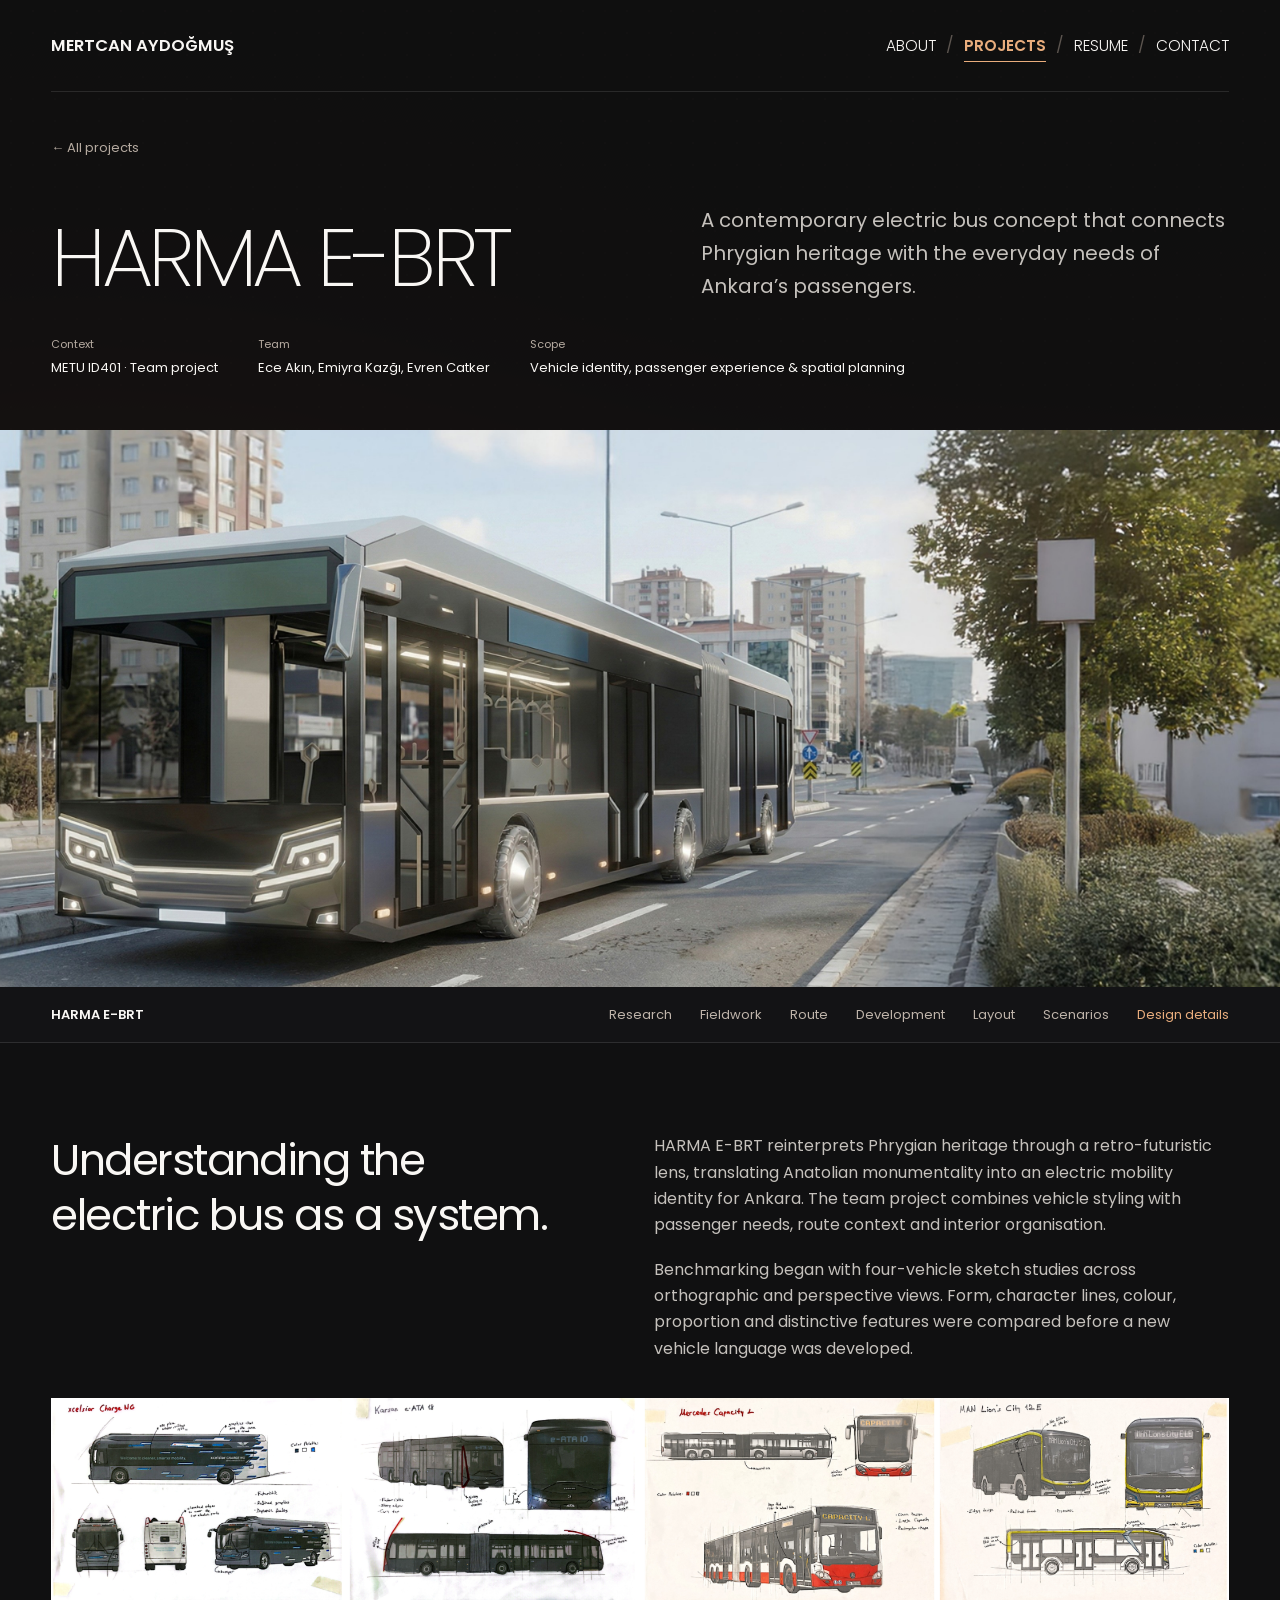
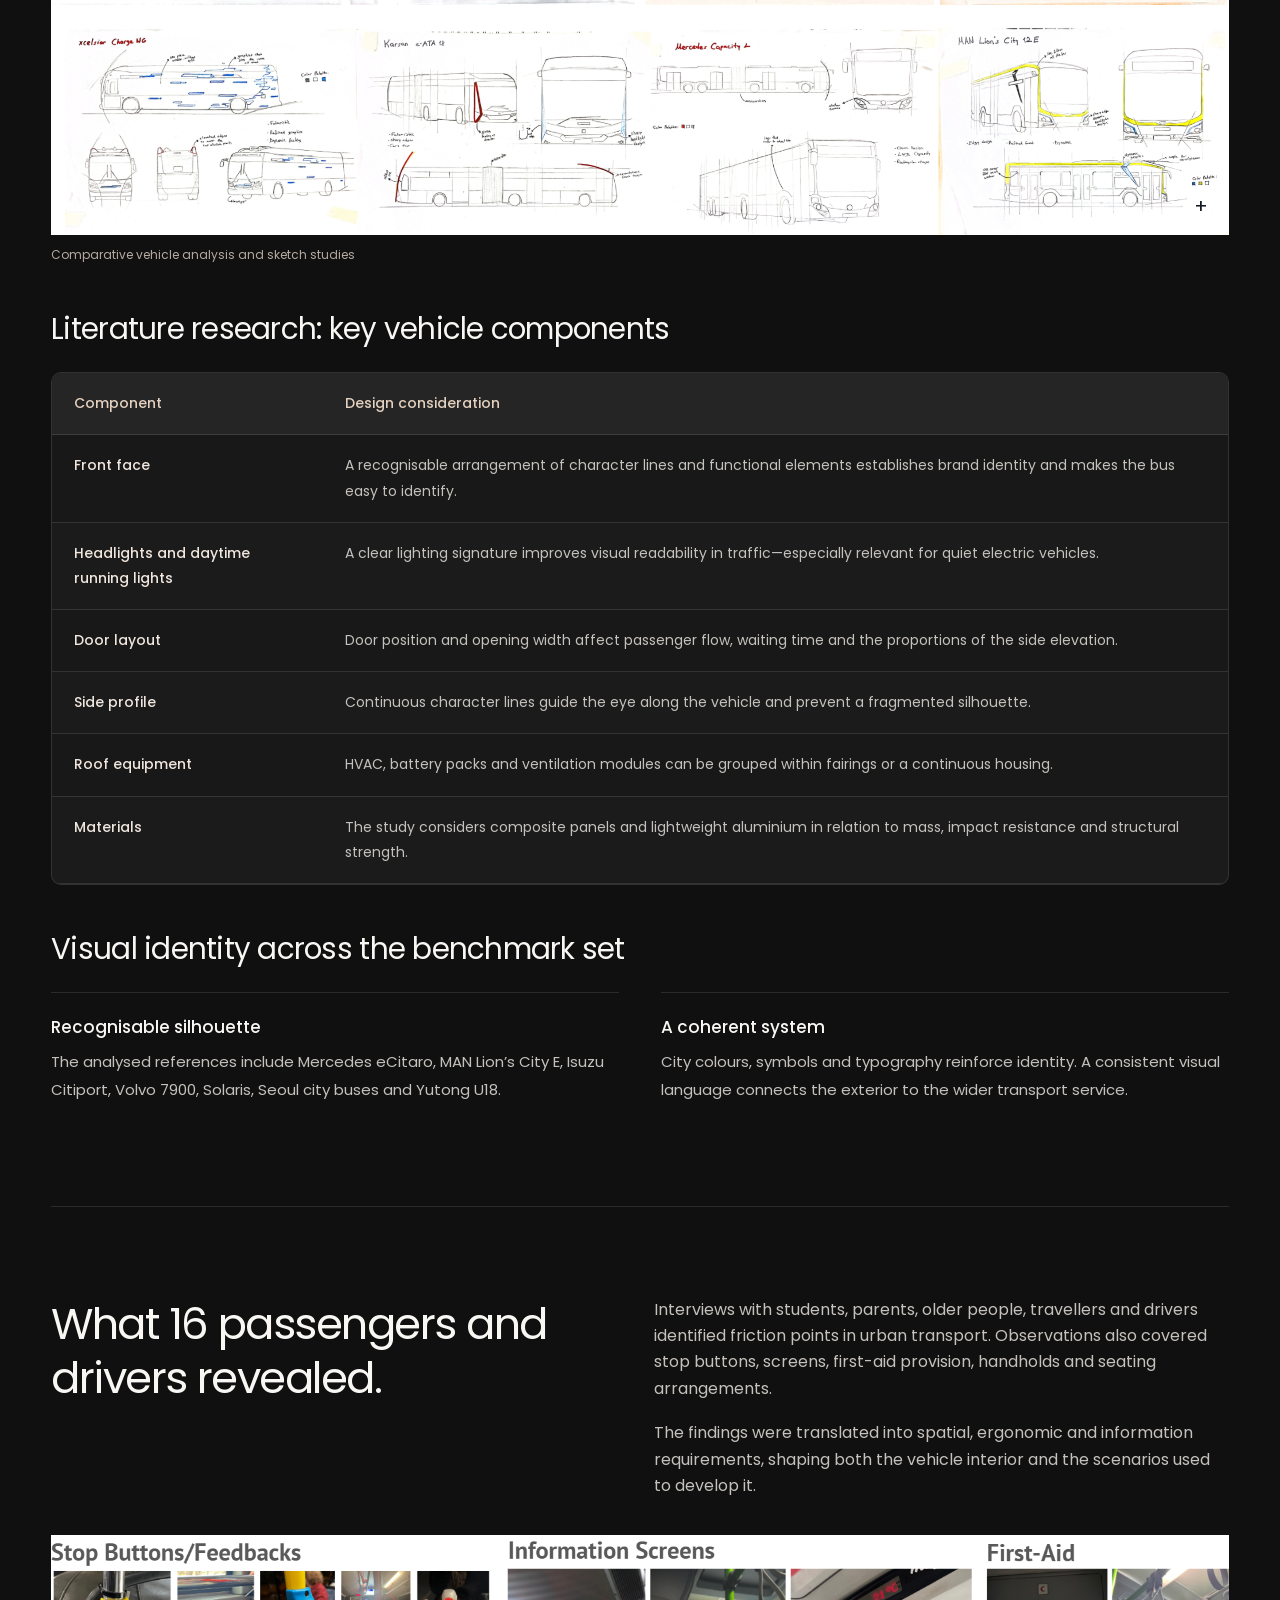
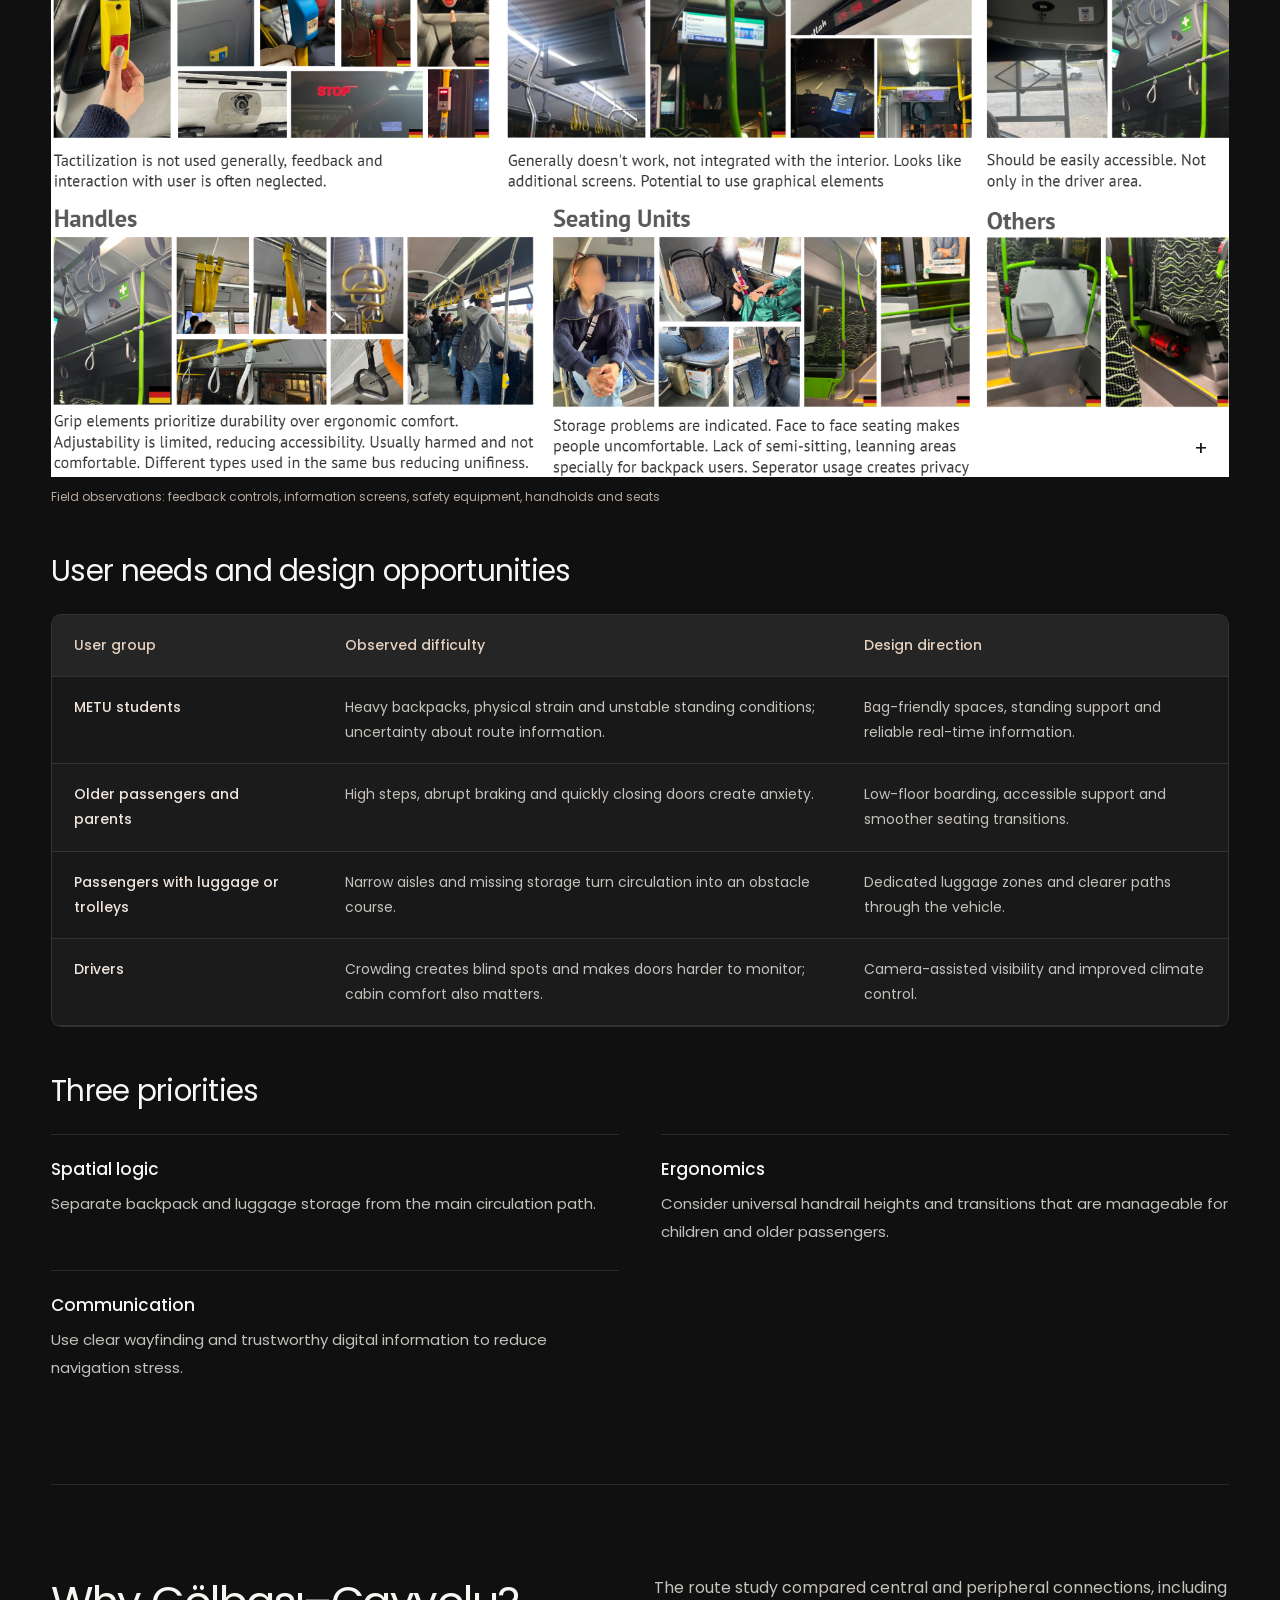
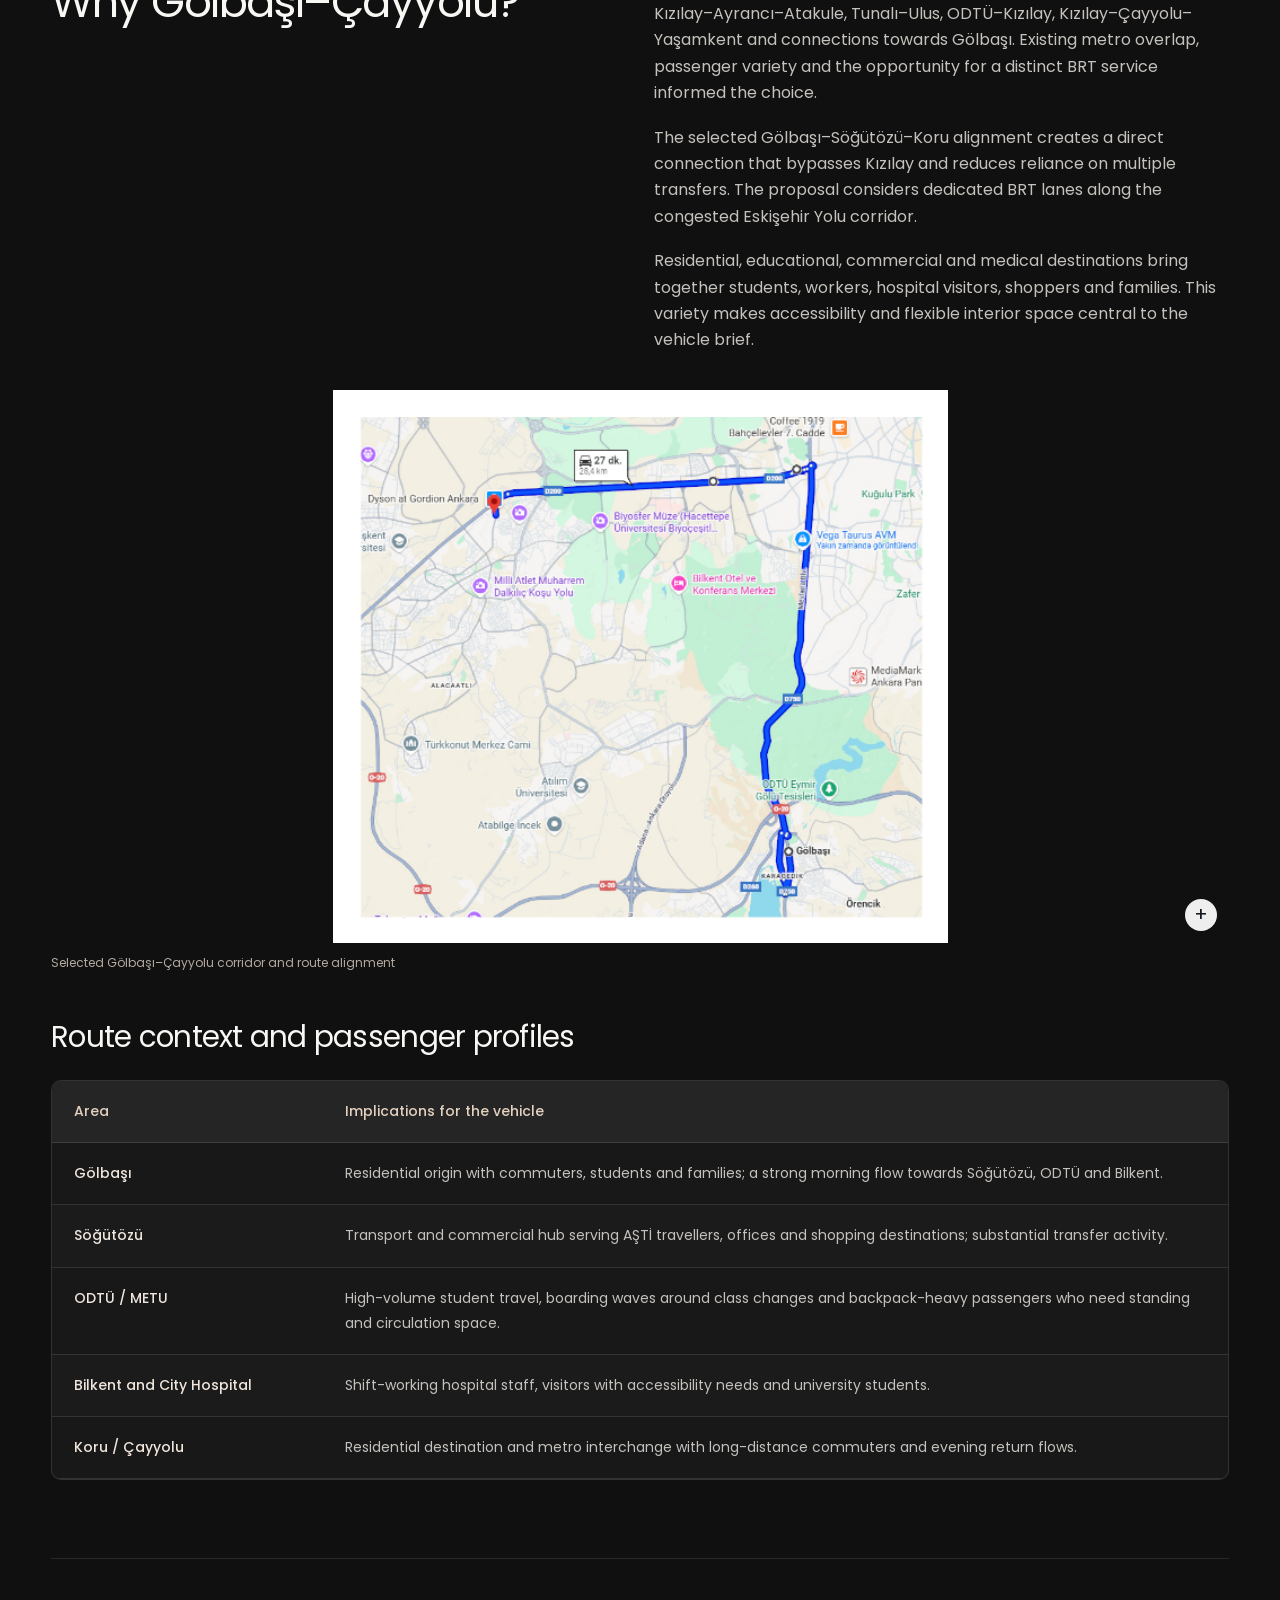
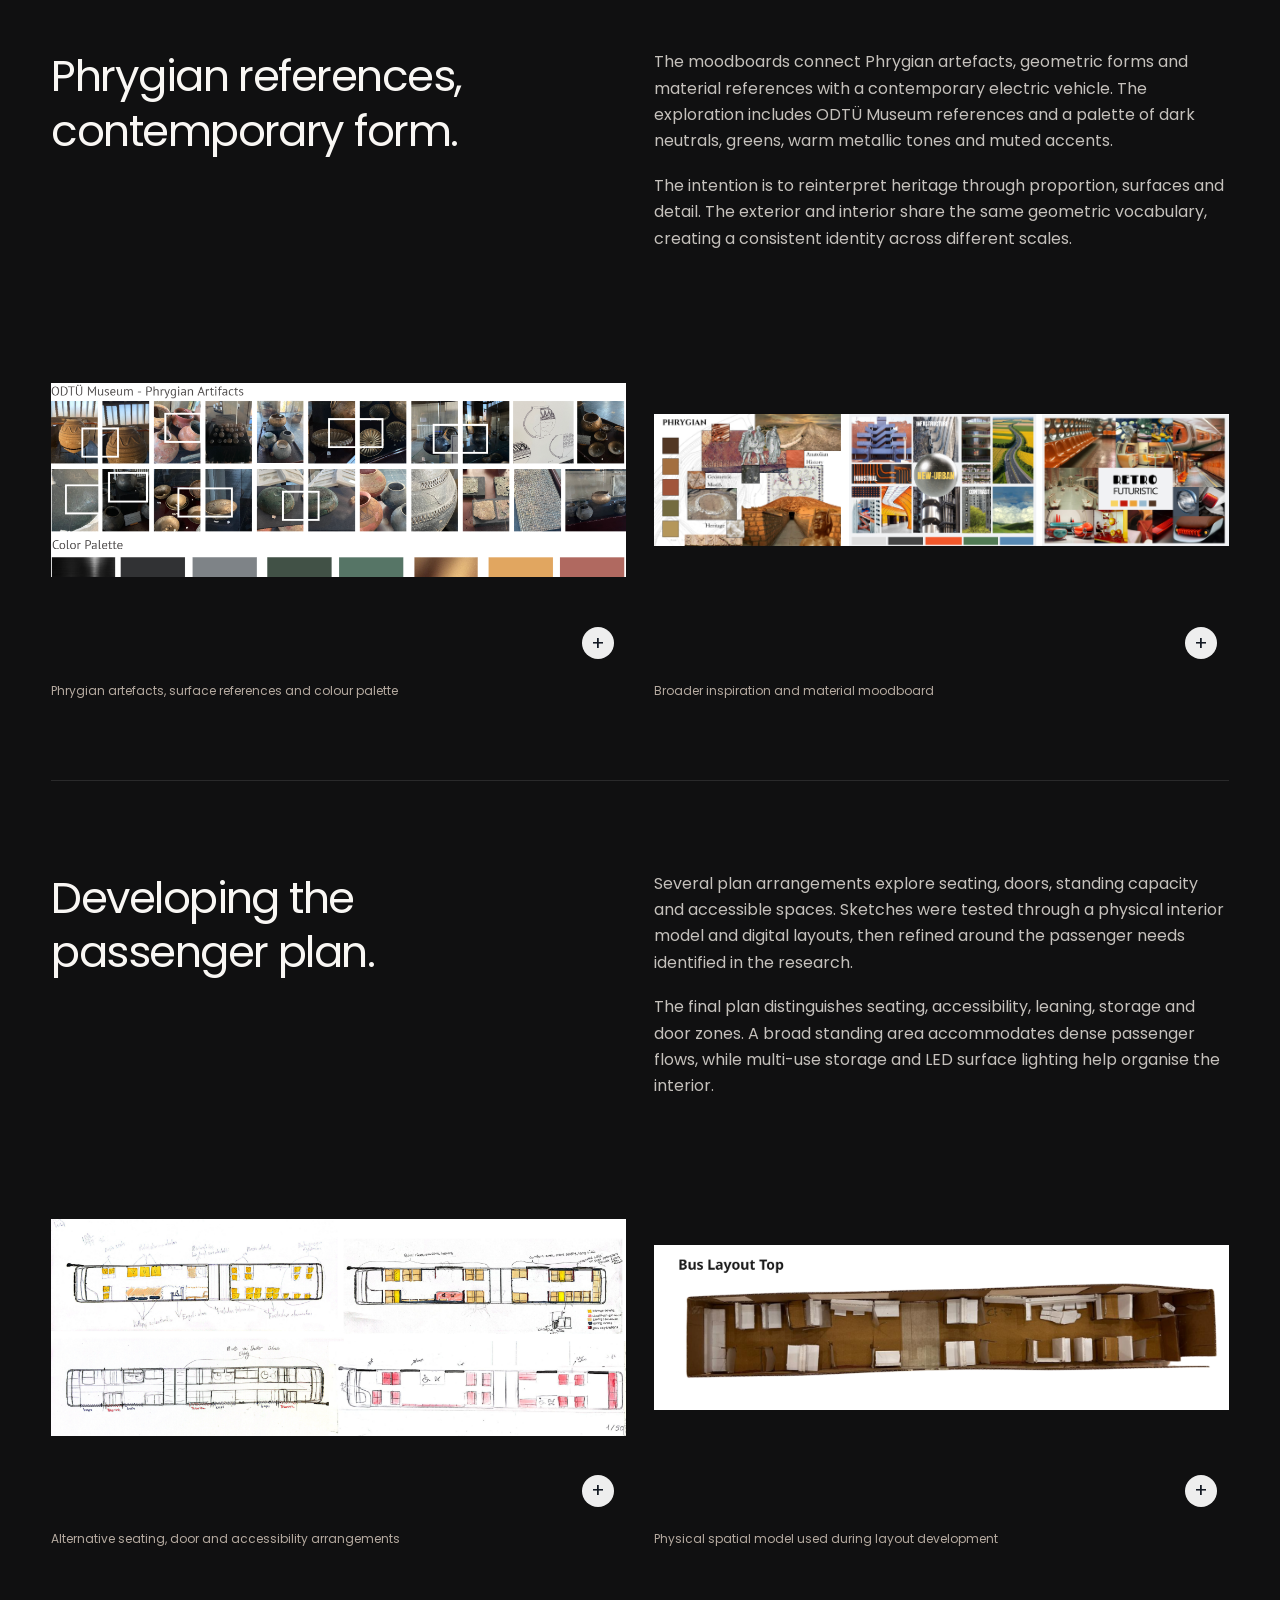
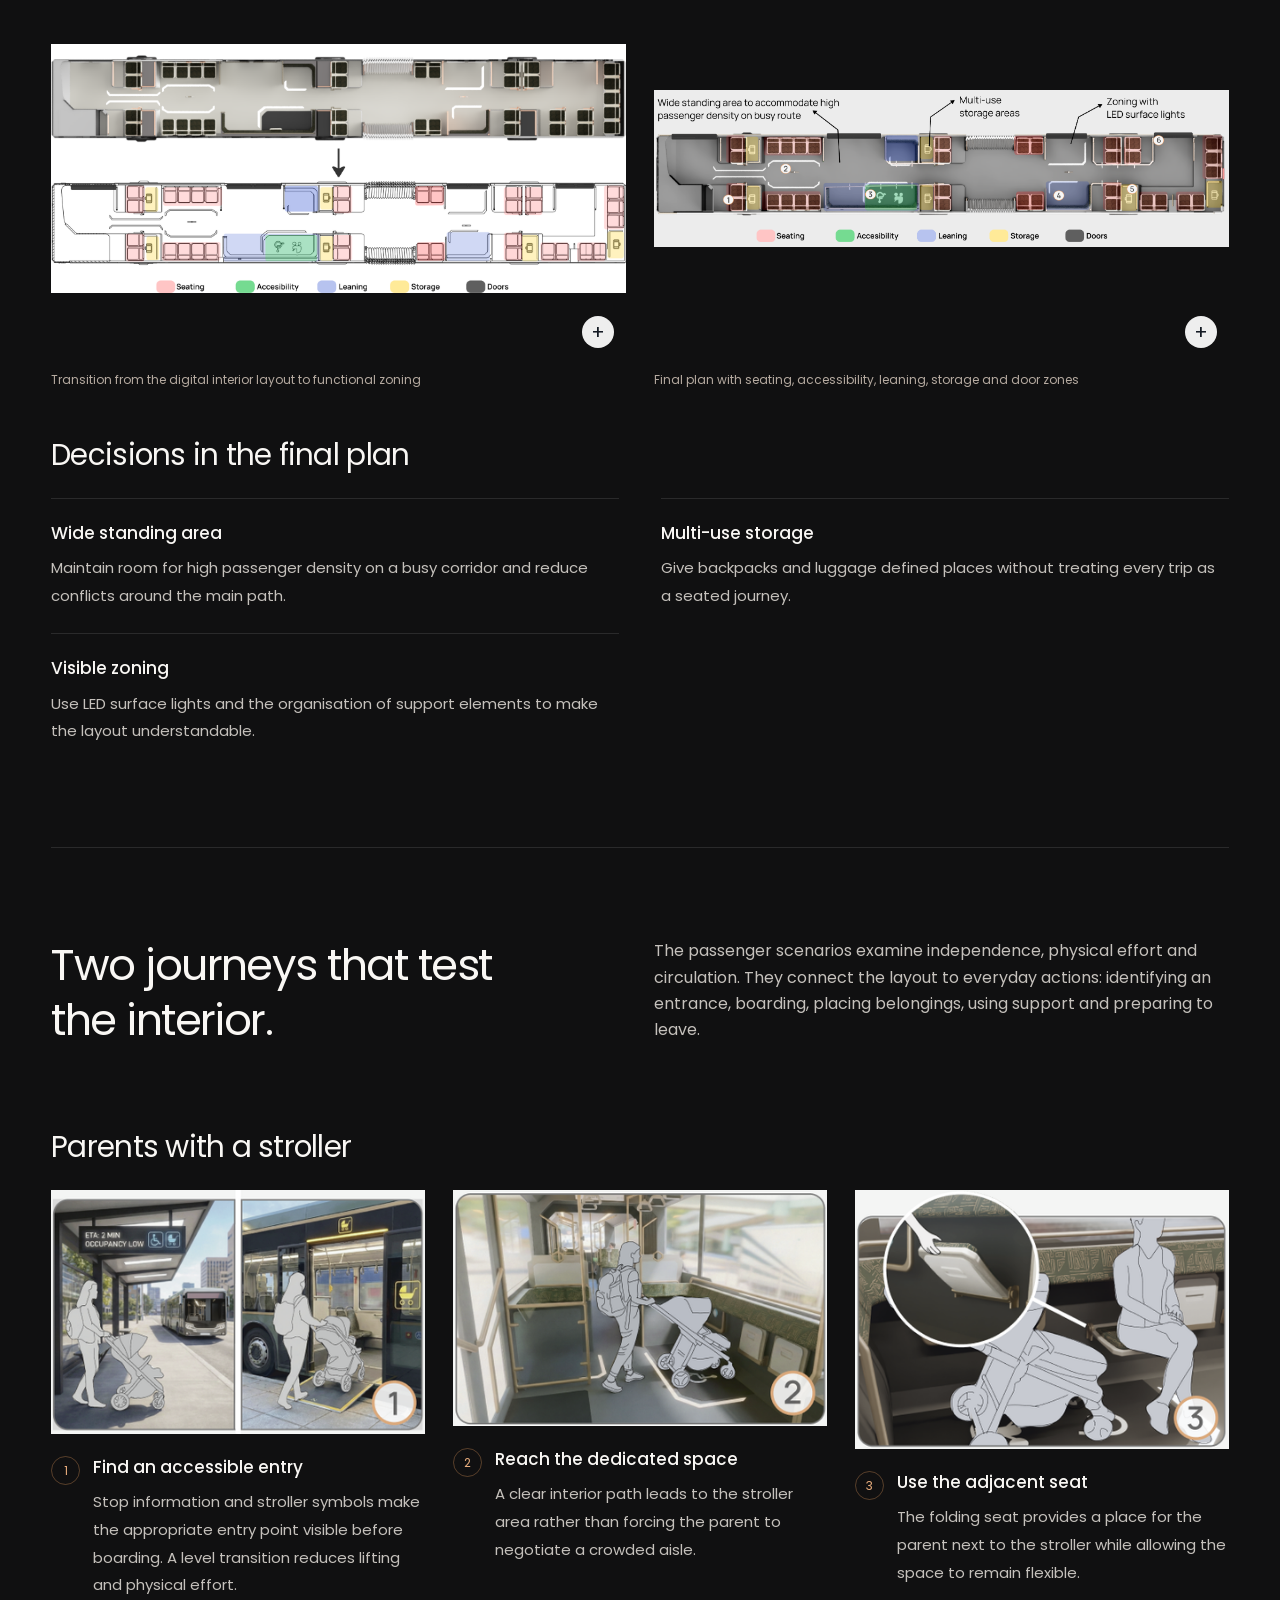
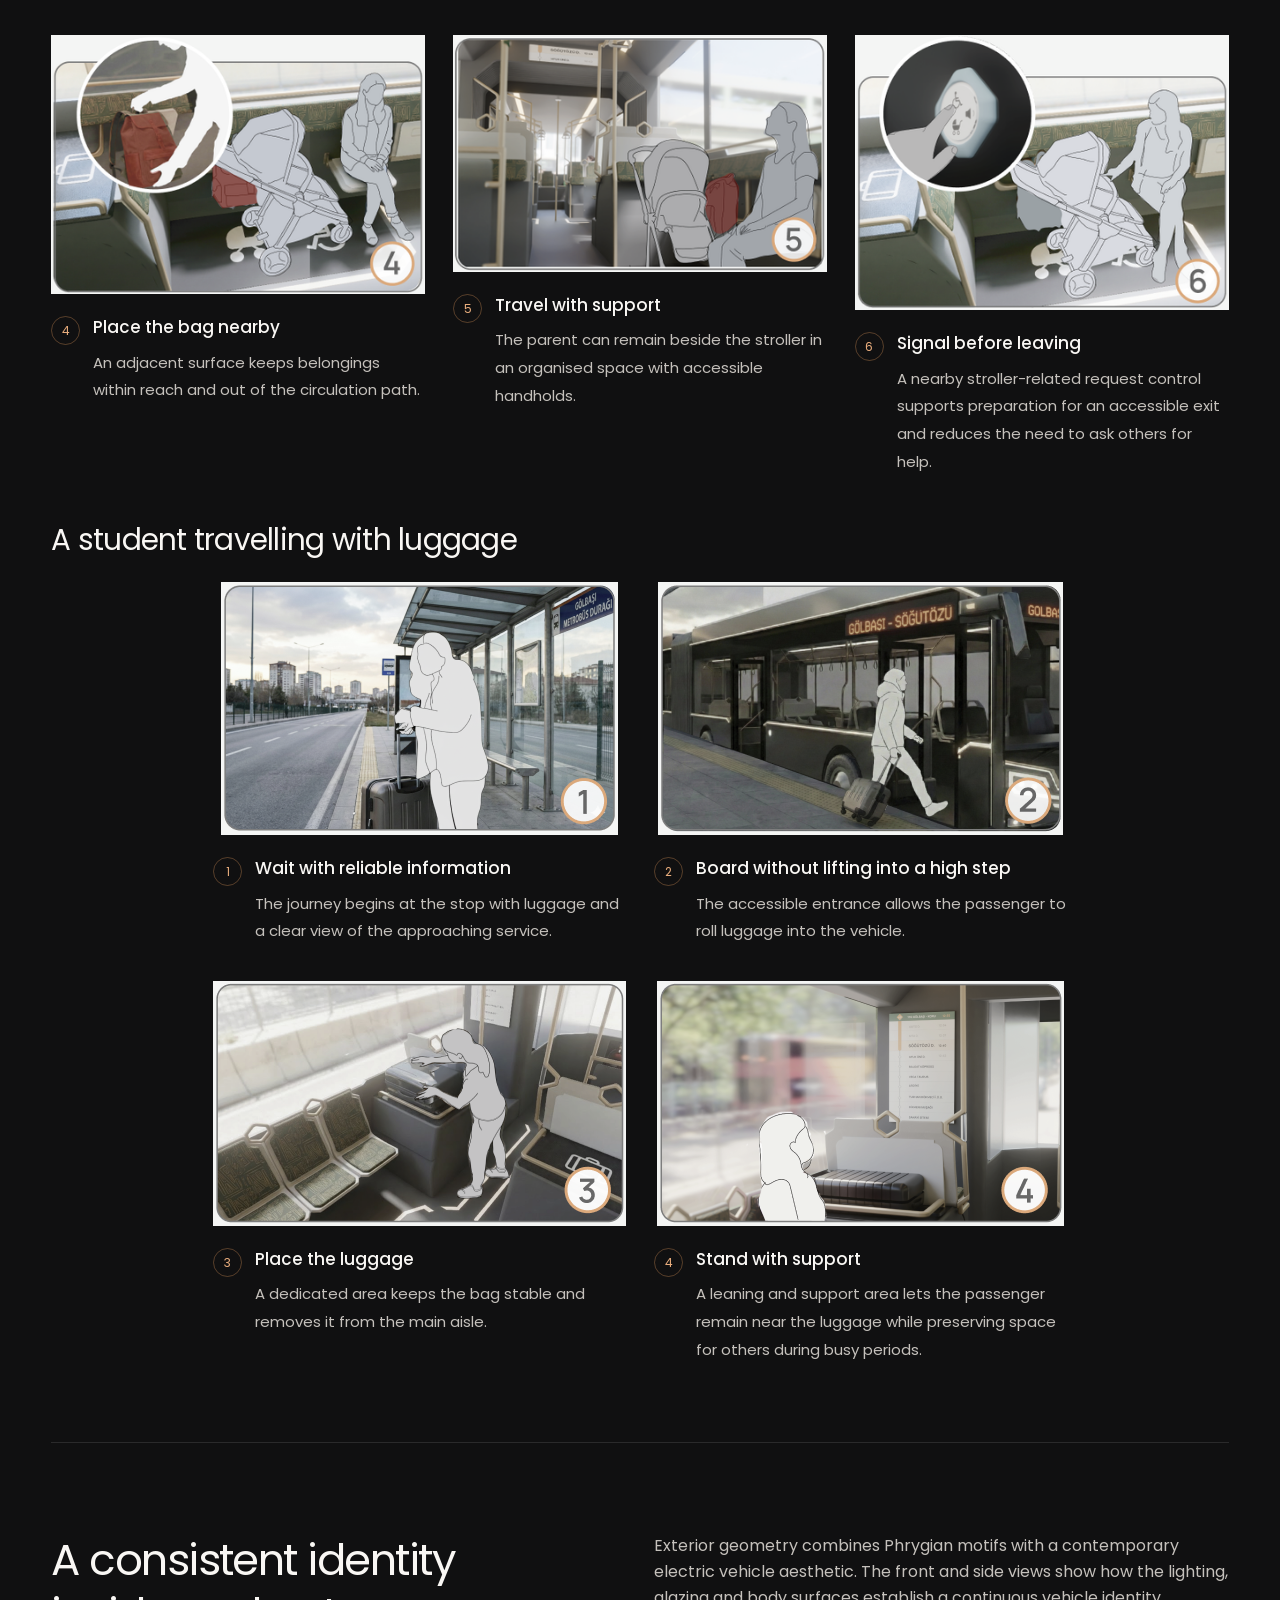
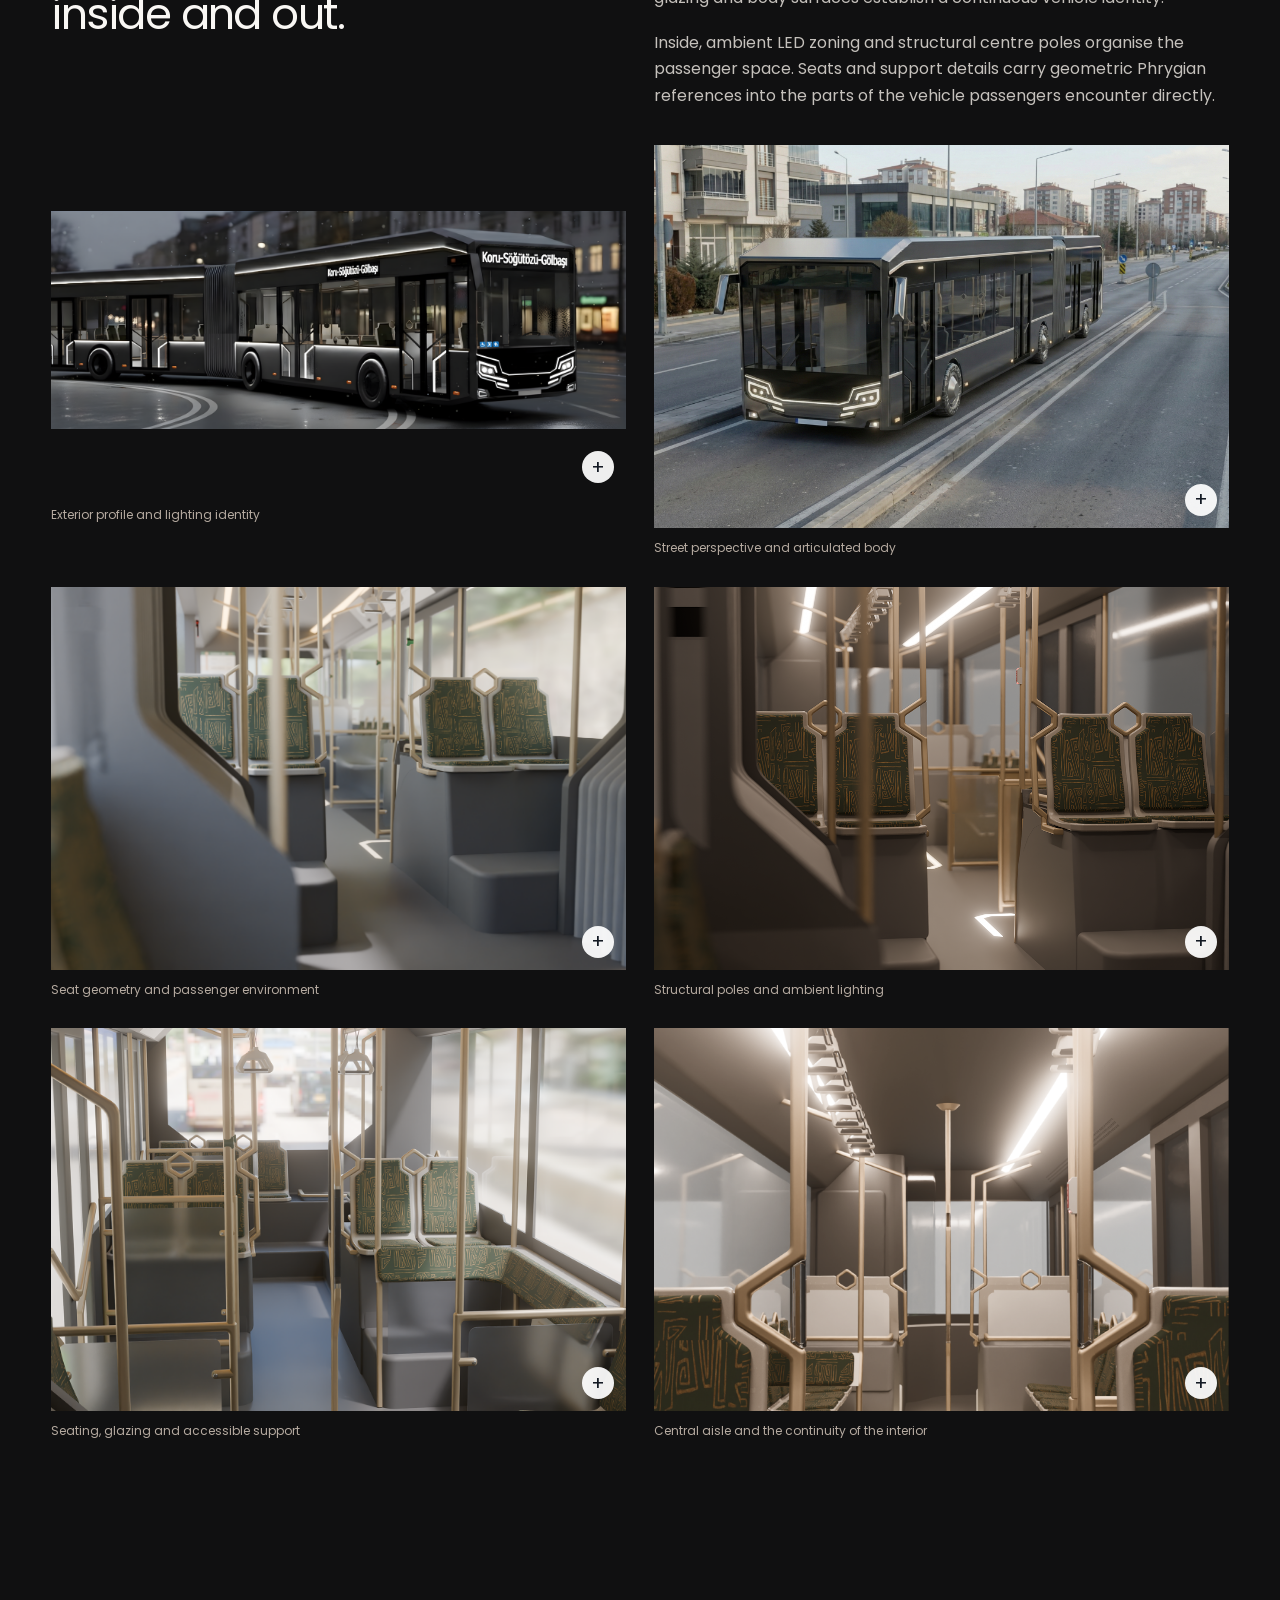
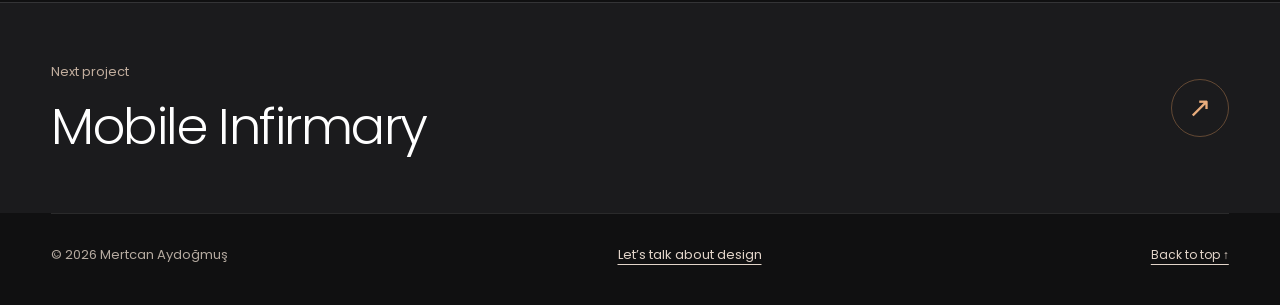
<file: harma.html>
<!doctype html>
<html lang="en"><head><meta charset="UTF-8"><meta name="viewport" content="width=device-width,initial-scale=1"><meta name="description" content="A contemporary electric bus concept that connects Phrygian heritage with the everyday needs of Ankara’s passengers."><title>HARMA E-BRT — Mertcan Aydoğmuş</title><link rel="stylesheet" href="styles.css"><link rel="stylesheet" href="portfolio-theme.css"><link rel="stylesheet" href="product.css"><link rel="stylesheet" href="product-dark.css"><link rel="stylesheet" href="harma.css"><script src="script.js" defer></script><script src="product.js" defer></script><script src="home-background.js" defer></script>
<link rel="icon" href="assets/favicon-orange.ico" sizes="any">
<link rel="icon" type="image/png" sizes="32x32" href="assets/favicon-orange-32.png">
<link rel="apple-touch-icon" sizes="180x180" href="assets/apple-touch-icon-orange.png">
</head><body class="product-case portfolio-shell case-dark harma-case"><div class="ambient" data-portfolio-background aria-hidden="true"></div><a class="skip-link" href="#main">Skip to content</a><header class="site-header"><a class="wordmark" href="index.html#home">MERTCAN AYDOĞMUŞ</a><nav aria-label="Main navigation"><a href="index.html#about">About</a><span aria-hidden="true">/</span><a href="index.html#projects" aria-current="page">Projects</a><span aria-hidden="true">/</span><a href="resume.html">Resume</a><span aria-hidden="true">/</span><a href="mailto:m.aydogmus58@gmail.com" data-contact>Contact</a></nav></header><main id="main"><div class="case-intro wrap"><a class="breadcrumb" href="index.html#projects">← All projects</a><div class="case-title-row"><h1>HARMA E-BRT</h1><p class="summary">A contemporary electric bus concept that connects Phrygian heritage with the everyday needs of Ankara’s passengers.</p></div><div class="project-facts"><div><span>Context</span>METU ID401 · Team project</div><div><span>Team</span>Ece Akın, Emiyra Kazğı, Evren Catker</div><div><span>Scope</span>Vehicle identity, passenger experience &amp; spatial planning</div></div></div><div class="feature-cover harma"><img src="assets/visual-19-01.webp" alt="An electric mobility identity shaped by Ankara." fetchpriority="high" width="4310" height="1390" style="--asset-max:4310px"></div><nav class="study-nav" aria-label="Project sections"><div class="wrap"><a class="study-name" href="#main">HARMA E-BRT</a><a href="#research">Research</a><a href="#fieldwork">Fieldwork</a><a href="#route">Route</a><a href="#development">Development</a><a href="#layout">Layout</a><a href="#scenarios">Scenarios</a><a href="#details">Design details</a></div></nav><div class="wrap"><section class="study-section" id="research"><div class="section-opening"><h2>Understanding the electric bus as a system.</h2><div><p>HARMA E-BRT reinterprets Phrygian heritage through a retro-futuristic lens, translating Anatolian monumentality into an electric mobility identity for Ankara. The team project combines vehicle styling with passenger needs, route context and interior organisation.</p><p>Benchmarking began with four-vehicle sketch studies across orthographic and perspective views. Form, character lines, colour, proportion and distinctive features were compared before a new vehicle language was developed.</p></div></div><div class="study-gallery one"><figure class="study-image "><a href="assets/visual-13-00.webp" data-zoom aria-label="Enlarge: Comparative vehicle analysis and sketch studies"><img src="assets/visual-13-00.webp" alt="Comparative vehicle analysis and sketch studies" loading="lazy" decoding="async" width="2052" height="761" style="--asset-max:2052px"><span class="zoom-hint" aria-hidden="true">+</span></a><figcaption>Comparative vehicle analysis and sketch studies</figcaption></figure></div><div class="detail-block"><h3>Literature research: key vehicle components</h3><div class="table-scroll" tabindex="0" role="region" aria-label="Literature research: key vehicle components"><table><thead><tr><th scope="col">Component</th><th scope="col">Design consideration</th></tr></thead><tbody><tr><th scope="row">Front face</th><td>A recognisable arrangement of character lines and functional elements establishes brand identity and makes the bus easy to identify.</td></tr><tr><th scope="row">Headlights and daytime running lights</th><td>A clear lighting signature improves visual readability in traffic—especially relevant for quiet electric vehicles.</td></tr><tr><th scope="row">Door layout</th><td>Door position and opening width affect passenger flow, waiting time and the proportions of the side elevation.</td></tr><tr><th scope="row">Side profile</th><td>Continuous character lines guide the eye along the vehicle and prevent a fragmented silhouette.</td></tr><tr><th scope="row">Roof equipment</th><td>HVAC, battery packs and ventilation modules can be grouped within fairings or a continuous housing.</td></tr><tr><th scope="row">Materials</th><td>The study considers composite panels and lightweight aluminium in relation to mass, impact resistance and structural strength.</td></tr></tbody></table></div></div><div class="detail-block"><h3>Visual identity across the benchmark set</h3><div class="detail-grid"><article><h4>Recognisable silhouette</h4><p>The analysed references include Mercedes eCitaro, MAN Lion’s City E, Isuzu Citiport, Volvo 7900, Solaris, Seoul city buses and Yutong U18.</p></article><article><h4>A coherent system</h4><p>City colours, symbols and typography reinforce identity. A consistent visual language connects the exterior to the wider transport service.</p></article></div></div></section><section class="study-section" id="fieldwork"><div class="section-opening"><h2>What 16 passengers and drivers revealed.</h2><div><p>Interviews with students, parents, older people, travellers and drivers identified friction points in urban transport. Observations also covered stop buttons, screens, first-aid provision, handholds and seating arrangements.</p><p>The findings were translated into spatial, ergonomic and information requirements, shaping both the vehicle interior and the scenarios used to develop it.</p></div></div><div class="study-gallery one"><figure class="study-image "><a href="assets/visual-15-00.webp" data-zoom aria-label="Enlarge: Field observations: feedback controls, information screens, safety equipment, handholds and seats"><img src="assets/visual-15-00.webp" alt="Field observations: feedback controls, information screens, safety equipment, handholds and seats" loading="lazy" decoding="async" width="1843" height="847" style="--asset-max:1843px"><span class="zoom-hint" aria-hidden="true">+</span></a><figcaption>Field observations: feedback controls, information screens, safety equipment, handholds and seats</figcaption></figure></div><div class="detail-block"><h3>User needs and design opportunities</h3><div class="table-scroll" tabindex="0" role="region" aria-label="User needs and design opportunities"><table><thead><tr><th scope="col">User group</th><th scope="col">Observed difficulty</th><th scope="col">Design direction</th></tr></thead><tbody><tr><th scope="row">METU students</th><td>Heavy backpacks, physical strain and unstable standing conditions; uncertainty about route information.</td><td>Bag-friendly spaces, standing support and reliable real-time information.</td></tr><tr><th scope="row">Older passengers and parents</th><td>High steps, abrupt braking and quickly closing doors create anxiety.</td><td>Low-floor boarding, accessible support and smoother seating transitions.</td></tr><tr><th scope="row">Passengers with luggage or trolleys</th><td>Narrow aisles and missing storage turn circulation into an obstacle course.</td><td>Dedicated luggage zones and clearer paths through the vehicle.</td></tr><tr><th scope="row">Drivers</th><td>Crowding creates blind spots and makes doors harder to monitor; cabin comfort also matters.</td><td>Camera-assisted visibility and improved climate control.</td></tr></tbody></table></div></div><div class="detail-block"><h3>Three priorities</h3><div class="detail-grid"><article><h4>Spatial logic</h4><p>Separate backpack and luggage storage from the main circulation path.</p></article><article><h4>Ergonomics</h4><p>Consider universal handrail heights and transitions that are manageable for children and older passengers.</p></article><article><h4>Communication</h4><p>Use clear wayfinding and trustworthy digital information to reduce navigation stress.</p></article></div></div></section><section class="study-section" id="route"><div class="section-opening"><h2>Why Gölbaşı–Çayyolu?</h2><div><p>The route study compared central and peripheral connections, including Kızılay–Ayrancı–Atakule, Tunalı–Ulus, ODTÜ–Kızılay, Kızılay–Çayyolu–Yaşamkent and connections towards Gölbaşı. Existing metro overlap, passenger variety and the opportunity for a distinct BRT service informed the choice.</p><p>The selected Gölbaşı–Söğütözü–Koru alignment creates a direct connection that bypasses Kızılay and reduces reliance on multiple transfers. The proposal considers dedicated BRT lanes along the congested Eskişehir Yolu corridor.</p><p>Residential, educational, commercial and medical destinations bring together students, workers, hospital visitors, shoppers and families. This variety makes accessibility and flexible interior space central to the vehicle brief.</p></div></div><div class="study-gallery one"><figure class="study-image "><a href="assets/route-map.webp" data-zoom aria-label="Enlarge: Selected Gölbaşı–Çayyolu corridor and route alignment"><img src="assets/route-map.webp" alt="Selected Gölbaşı–Çayyolu corridor and route alignment" loading="lazy" decoding="async" width="615" height="553" style="--asset-max:615px"><span class="zoom-hint" aria-hidden="true">+</span></a><figcaption>Selected Gölbaşı–Çayyolu corridor and route alignment</figcaption></figure></div><div class="detail-block"><h3>Route context and passenger profiles</h3><div class="table-scroll" tabindex="0" role="region" aria-label="Route context and passenger profiles"><table><thead><tr><th scope="col">Area</th><th scope="col">Implications for the vehicle</th></tr></thead><tbody><tr><th scope="row">Gölbaşı</th><td>Residential origin with commuters, students and families; a strong morning flow towards Söğütözü, ODTÜ and Bilkent.</td></tr><tr><th scope="row">Söğütözü</th><td>Transport and commercial hub serving AŞTİ travellers, offices and shopping destinations; substantial transfer activity.</td></tr><tr><th scope="row">ODTÜ / METU</th><td>High-volume student travel, boarding waves around class changes and backpack-heavy passengers who need standing and circulation space.</td></tr><tr><th scope="row">Bilkent and City Hospital</th><td>Shift-working hospital staff, visitors with accessibility needs and university students.</td></tr><tr><th scope="row">Koru / Çayyolu</th><td>Residential destination and metro interchange with long-distance commuters and evening return flows.</td></tr></tbody></table></div></div></section><section class="study-section" id="development"><div class="section-opening"><h2>Phrygian references, contemporary form.</h2><div><p>The moodboards connect Phrygian artefacts, geometric forms and material references with a contemporary electric vehicle. The exploration includes ODTÜ Museum references and a palette of dark neutrals, greens, warm metallic tones and muted accents.</p><p>The intention is to reinterpret heritage through proportion, surfaces and detail. The exterior and interior share the same geometric vocabulary, creating a consistent identity across different scales.</p></div></div><div class="study-gallery "><figure class="study-image "><a href="assets/visual-17-01.webp" data-zoom aria-label="Enlarge: Phrygian artefacts, surface references and colour palette"><img src="assets/visual-17-01.webp" alt="Phrygian artefacts, surface references and colour palette" loading="lazy" decoding="async" width="2150" height="726" style="--asset-max:2150px"><span class="zoom-hint" aria-hidden="true">+</span></a><figcaption>Phrygian artefacts, surface references and colour palette</figcaption></figure><figure class="study-image "><a href="assets/visual-17-00.webp" data-zoom aria-label="Enlarge: Broader inspiration and material moodboard"><img src="assets/visual-17-00.webp" alt="Broader inspiration and material moodboard" loading="lazy" decoding="async" width="2607" height="599" style="--asset-max:2607px"><span class="zoom-hint" aria-hidden="true">+</span></a><figcaption>Broader inspiration and material moodboard</figcaption></figure></div></section><section class="study-section" id="layout"><div class="section-opening"><h2>Developing the passenger plan.</h2><div><p>Several plan arrangements explore seating, doors, standing capacity and accessible spaces. Sketches were tested through a physical interior model and digital layouts, then refined around the passenger needs identified in the research.</p><p>The final plan distinguishes seating, accessibility, leaning, storage and door zones. A broad standing area accommodates dense passenger flows, while multi-use storage and LED surface lighting help organise the interior.</p></div></div><div class="study-gallery "><figure class="study-image "><a href="assets/visual-18-00.webp" data-zoom aria-label="Enlarge: Alternative seating, door and accessibility arrangements"><img src="assets/visual-18-00.webp" alt="Alternative seating, door and accessibility arrangements" loading="lazy" decoding="async" width="2032" height="768" style="--asset-max:2032px"><span class="zoom-hint" aria-hidden="true">+</span></a><figcaption>Alternative seating, door and accessibility arrangements</figcaption></figure><figure class="study-image "><a href="assets/harma-layout-model-cropped.svg" data-zoom aria-label="Enlarge: Physical spatial model used during layout development"><img src="assets/harma-layout-model-cropped.svg" alt="Physical spatial model used during layout development" loading="lazy" decoding="async" width="1570" height="450" style="--asset-max:1570px"><span class="zoom-hint" aria-hidden="true">+</span></a><figcaption>Physical spatial model used during layout development</figcaption></figure><figure class="study-image "><a href="assets/visual-18-01.webp" data-zoom aria-label="Enlarge: Transition from the digital interior layout to functional zoning"><img src="assets/visual-18-01.webp" alt="Transition from the digital interior layout to functional zoning" loading="lazy" decoding="async" width="1710" height="740" style="--asset-max:1710px"><span class="zoom-hint" aria-hidden="true">+</span></a><figcaption>Transition from the digital interior layout to functional zoning</figcaption></figure><figure class="study-image "><a href="assets/visual-18-02.webp" data-zoom aria-label="Enlarge: Final plan with seating, accessibility, leaning, storage and door zones"><img src="assets/visual-18-02.webp" alt="Final plan with seating, accessibility, leaning, storage and door zones" loading="lazy" decoding="async" width="1905" height="520" style="--asset-max:1905px"><span class="zoom-hint" aria-hidden="true">+</span></a><figcaption>Final plan with seating, accessibility, leaning, storage and door zones</figcaption></figure></div><div class="detail-block"><h3>Decisions in the final plan</h3><div class="detail-grid"><article><h4>Wide standing area</h4><p>Maintain room for high passenger density on a busy corridor and reduce conflicts around the main path.</p></article><article><h4>Multi-use storage</h4><p>Give backpacks and luggage defined places without treating every trip as a seated journey.</p></article><article><h4>Visible zoning</h4><p>Use LED surface lights and the organisation of support elements to make the layout understandable.</p></article></div></div></section><section class="study-section" id="scenarios"><div class="section-opening"><h2>Two journeys that test the interior.</h2><div><p>The passenger scenarios examine independence, physical effort and circulation. They connect the layout to everyday actions: identifying an entrance, boarding, placing belongings, using support and preparing to leave.</p></div></div><div class="study-gallery "></div><div class="detail-block harma-story harma-story-stroller"><h3>Parents with a stroller</h3><ol class="scenario-steps"><li><figure class="scenario-native" style="--scene-ratio:421/275;--scene-native-width:421px;--scene-source-width:343.46793349%;--scene-left:-8.07600950%;--scene-top:-86.18181818%"><img src="assets/harma-stroller-source.png" alt="Parents with a stroller: Find an accessible entry" loading="lazy" decoding="async" width="1446" height="1082" style="--asset-max:1446px"></figure><div><h4>Find an accessible entry</h4><p>Stop information and stroller symbols make the appropriate entry point visible before boarding. A level transition reduces lifting and physical effort.</p></div></li><li><figure class="scenario-native" style="--scene-ratio:421/266;--scene-native-width:421px;--scene-source-width:343.46793349%;--scene-left:-120.42755344%;--scene-top:-92.48120301%"><img src="assets/harma-stroller-source.png" alt="Parents with a stroller: Reach the dedicated space" loading="lazy" decoding="async" width="1446" height="1082" style="--asset-max:1446px"></figure><div><h4>Reach the dedicated space</h4><p>A clear interior path leads to the stroller area rather than forcing the parent to negotiate a crowded aisle.</p></div></li><li><figure class="scenario-native" style="--scene-ratio:424/294;--scene-native-width:424px;--scene-source-width:341.03773585%;--scene-left:-231.13207547%;--scene-top:-74.14965986%"><img src="assets/harma-stroller-source.png" alt="Parents with a stroller: Use the adjacent seat" loading="lazy" decoding="async" width="1446" height="1082" style="--asset-max:1446px"></figure><div><h4>Use the adjacent seat</h4><p>The folding seat provides a place for the parent next to the stroller while allowing the space to remain flexible.</p></div></li><li><figure class="scenario-native" style="--scene-ratio:424/294;--scene-native-width:424px;--scene-source-width:341.03773585%;--scene-left:-8.01886792%;--scene-top:-219.72789116%"><img src="assets/harma-stroller-source.png" alt="Parents with a stroller: Place the bag nearby" loading="lazy" decoding="async" width="1446" height="1082" style="--asset-max:1446px"></figure><div><h4>Place the bag nearby</h4><p>An adjacent surface keeps belongings within reach and out of the circulation path.</p></div></li><li><figure class="scenario-native" style="--scene-ratio:423/268;--scene-native-width:423px;--scene-source-width:341.84397163%;--scene-left:-119.38534279%;--scene-top:-250.74626866%"><img src="assets/harma-stroller-source.png" alt="Parents with a stroller: Travel with support" loading="lazy" decoding="async" width="1446" height="1082" style="--asset-max:1446px"></figure><div><h4>Travel with support</h4><p>The parent can remain beside the stroller in an organised space with accessible handholds.</p></div></li><li><figure class="scenario-native" style="--scene-ratio:424/312;--scene-native-width:424px;--scene-source-width:341.03773585%;--scene-left:-231.13207547%;--scene-top:-201.28205128%"><img src="assets/harma-stroller-source.png" alt="Parents with a stroller: Signal before leaving" loading="lazy" decoding="async" width="1446" height="1082" style="--asset-max:1446px"></figure><div><h4>Signal before leaving</h4><p>A nearby stroller-related request control supports preparation for an accessible exit and reduces the need to ask others for help.</p></div></li></ol></div><div class="detail-block harma-story harma-story-luggage"><h3>A student travelling with luggage</h3><ol class="scenario-steps"><li><figure class="scenario-native" style="--scene-ratio:397/253;--scene-native-width:397px;--scene-source-width:222.16624685%;--scene-left:-7.80856423%;--scene-top:-83.79446640%"><img src="assets/harma-luggage-source.png" alt="A student travelling with luggage: Wait with reliable information" loading="lazy" decoding="async" width="882" height="978" style="--asset-max:882px"></figure><div><h4>Wait with reliable information</h4><p>The journey begins at the stop with luggage and a clear view of the approaching service.</p></div></li><li><figure class="scenario-native" style="--scene-ratio:405/253;--scene-native-width:405px;--scene-source-width:217.77777778%;--scene-left:-111.85185185%;--scene-top:-83.79446640%"><img src="assets/harma-luggage-source.png" alt="A student travelling with luggage: Board without lifting into a high step" loading="lazy" decoding="async" width="882" height="978" style="--asset-max:882px"></figure><div><h4>Board without lifting into a high step</h4><p>The accessible entrance allows the passenger to roll luggage into the vehicle.</p></div></li><li><figure class="scenario-native" style="--scene-ratio:413/245;--scene-native-width:413px;--scene-source-width:213.55932203%;--scene-left:-6.05326877%;--scene-top:-248.57142857%"><img src="assets/harma-luggage-source.png" alt="A student travelling with luggage: Place the luggage" loading="lazy" decoding="async" width="882" height="978" style="--asset-max:882px"></figure><div><h4>Place the luggage</h4><p>A dedicated area keeps the bag stable and removes it from the main aisle.</p></div></li><li><figure class="scenario-native" style="--scene-ratio:407/245;--scene-native-width:407px;--scene-source-width:216.70761671%;--scene-left:-111.79361179%;--scene-top:-248.57142857%"><img src="assets/harma-luggage-source.png" alt="A student travelling with luggage: Stand with support" loading="lazy" decoding="async" width="882" height="978" style="--asset-max:882px"></figure><div><h4>Stand with support</h4><p>A leaning and support area lets the passenger remain near the luggage while preserving space for others during busy periods.</p></div></li></ol></div></section><section class="study-section" id="details"><div class="section-opening"><h2>A consistent identity inside and out.</h2><div><p>Exterior geometry combines Phrygian motifs with a contemporary electric vehicle aesthetic. The front and side views show how the lighting, glazing and body surfaces establish a continuous vehicle identity.</p><p>Inside, ambient LED zoning and structural centre poles organise the passenger space. Seats and support details carry geometric Phrygian references into the parts of the vehicle passengers encounter directly.</p></div></div><div class="study-gallery "><figure class="study-image profile-detail"><a href="assets/harma-profile-centered.svg" data-zoom aria-label="Enlarge: Exterior profile and lighting identity"><img src="assets/harma-profile-centered.svg" alt="Exterior profile and lighting identity" loading="lazy" decoding="async" width="3018" height="1148" style="--asset-max:3018px"><span class="zoom-hint" aria-hidden="true">+</span></a><figcaption>Exterior profile and lighting identity</figcaption></figure><figure class="study-image photo"><a href="assets/visual-19-02.webp" data-zoom aria-label="Enlarge: Street perspective and articulated body"><img src="assets/visual-19-02.webp" alt="Street perspective and articulated body" loading="lazy" decoding="async" width="2264" height="1264" style="--asset-max:2264px"><span class="zoom-hint" aria-hidden="true">+</span></a><figcaption>Street perspective and articulated body</figcaption></figure><figure class="study-image photo"><a href="assets/visual-20-00.webp" data-zoom aria-label="Enlarge: Seat geometry and passenger environment"><img src="assets/visual-20-00.webp" alt="Seat geometry and passenger environment" loading="lazy" decoding="async" width="2955" height="1662" style="--asset-max:2955px"><span class="zoom-hint" aria-hidden="true">+</span></a><figcaption>Seat geometry and passenger environment</figcaption></figure><figure class="study-image photo"><a href="assets/visual-20-01.webp" data-zoom aria-label="Enlarge: Structural poles and ambient lighting"><img src="assets/visual-20-01.webp" alt="Structural poles and ambient lighting" loading="lazy" decoding="async" width="1358" height="764" style="--asset-max:1358px"><span class="zoom-hint" aria-hidden="true">+</span></a><figcaption>Structural poles and ambient lighting</figcaption></figure><figure class="study-image photo"><a href="assets/visual-20-02.webp" data-zoom aria-label="Enlarge: Seating, glazing and accessible support"><img src="assets/visual-20-02.webp" alt="Seating, glazing and accessible support" loading="lazy" decoding="async" width="1788" height="1006" style="--asset-max:1788px"><span class="zoom-hint" aria-hidden="true">+</span></a><figcaption>Seating, glazing and accessible support</figcaption></figure><figure class="study-image photo"><a href="assets/visual-20-03.webp" data-zoom aria-label="Enlarge: Central aisle and the continuity of the interior"><img src="assets/visual-20-03.webp" alt="Central aisle and the continuity of the interior" loading="lazy" decoding="async" width="810" height="902" style="--asset-max:810px"><span class="zoom-hint" aria-hidden="true">+</span></a><figcaption>Central aisle and the continuity of the interior</figcaption></figure></div></section></div><div class="next-work"><a class="wrap" href="mobile-infirmary.html"><div><small>Next project</small><h2>Mobile Infirmary</h2></div><span class="open-icon" aria-hidden="true">↗</span></a></div></main><footer class="product-footer wrap"><p>© 2026 Mertcan Aydoğmuş</p><a href="mailto:m.aydogmus58@gmail.com">Let’s talk about design</a><a href="#main" class="back-top-link">Back to top ↑</a></footer></body></html>
</file>
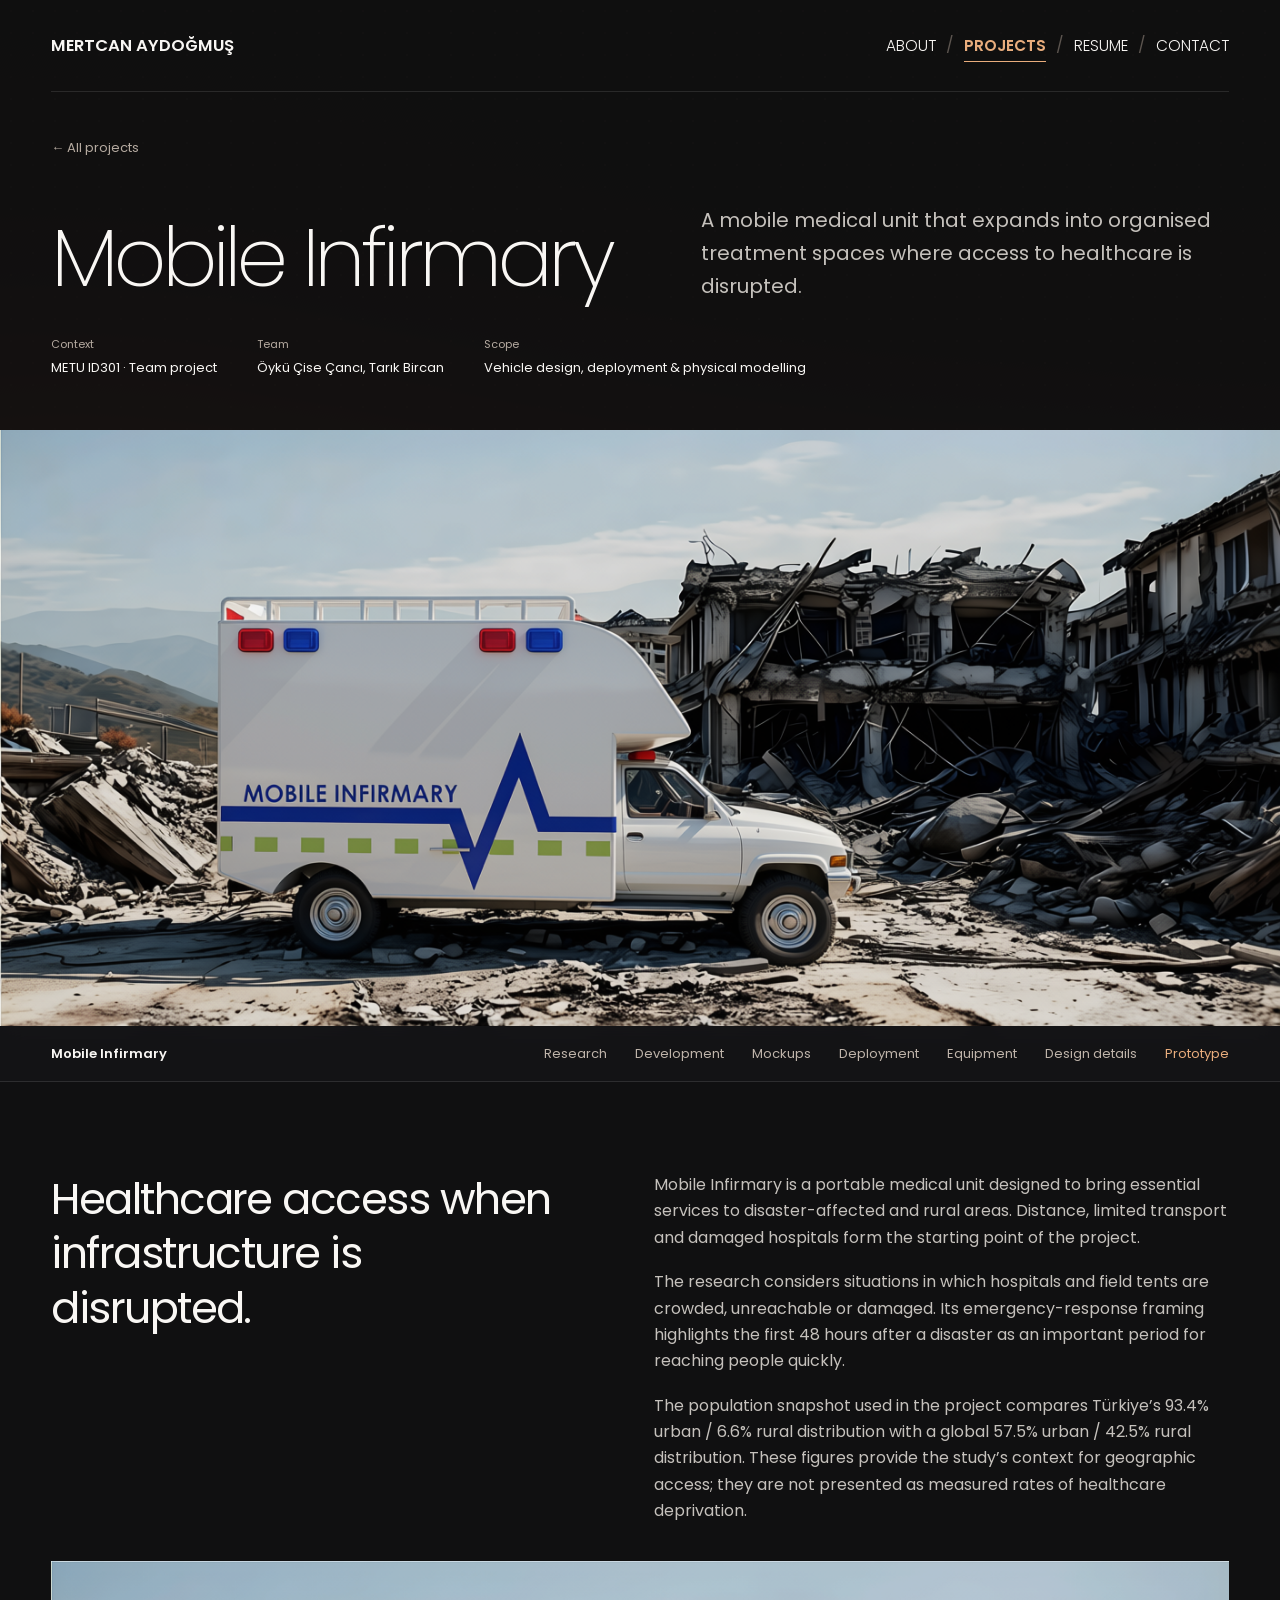
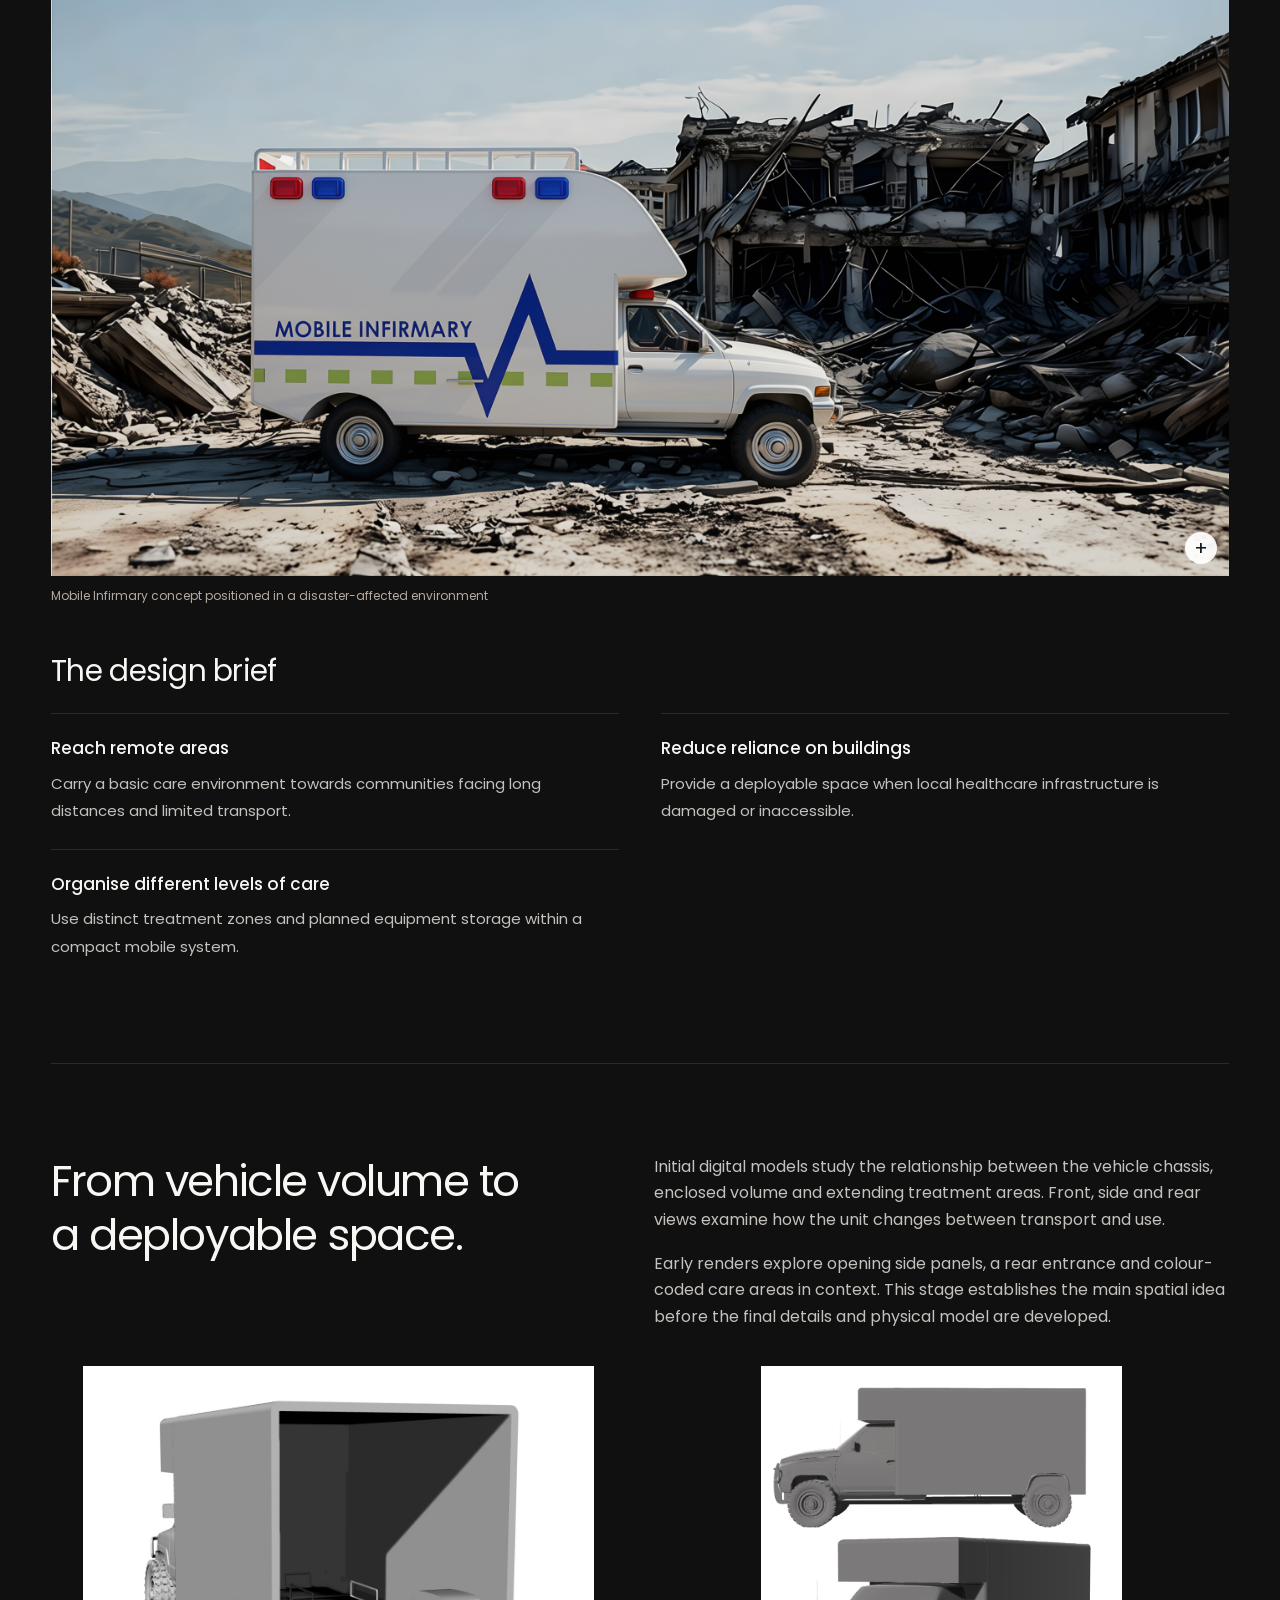
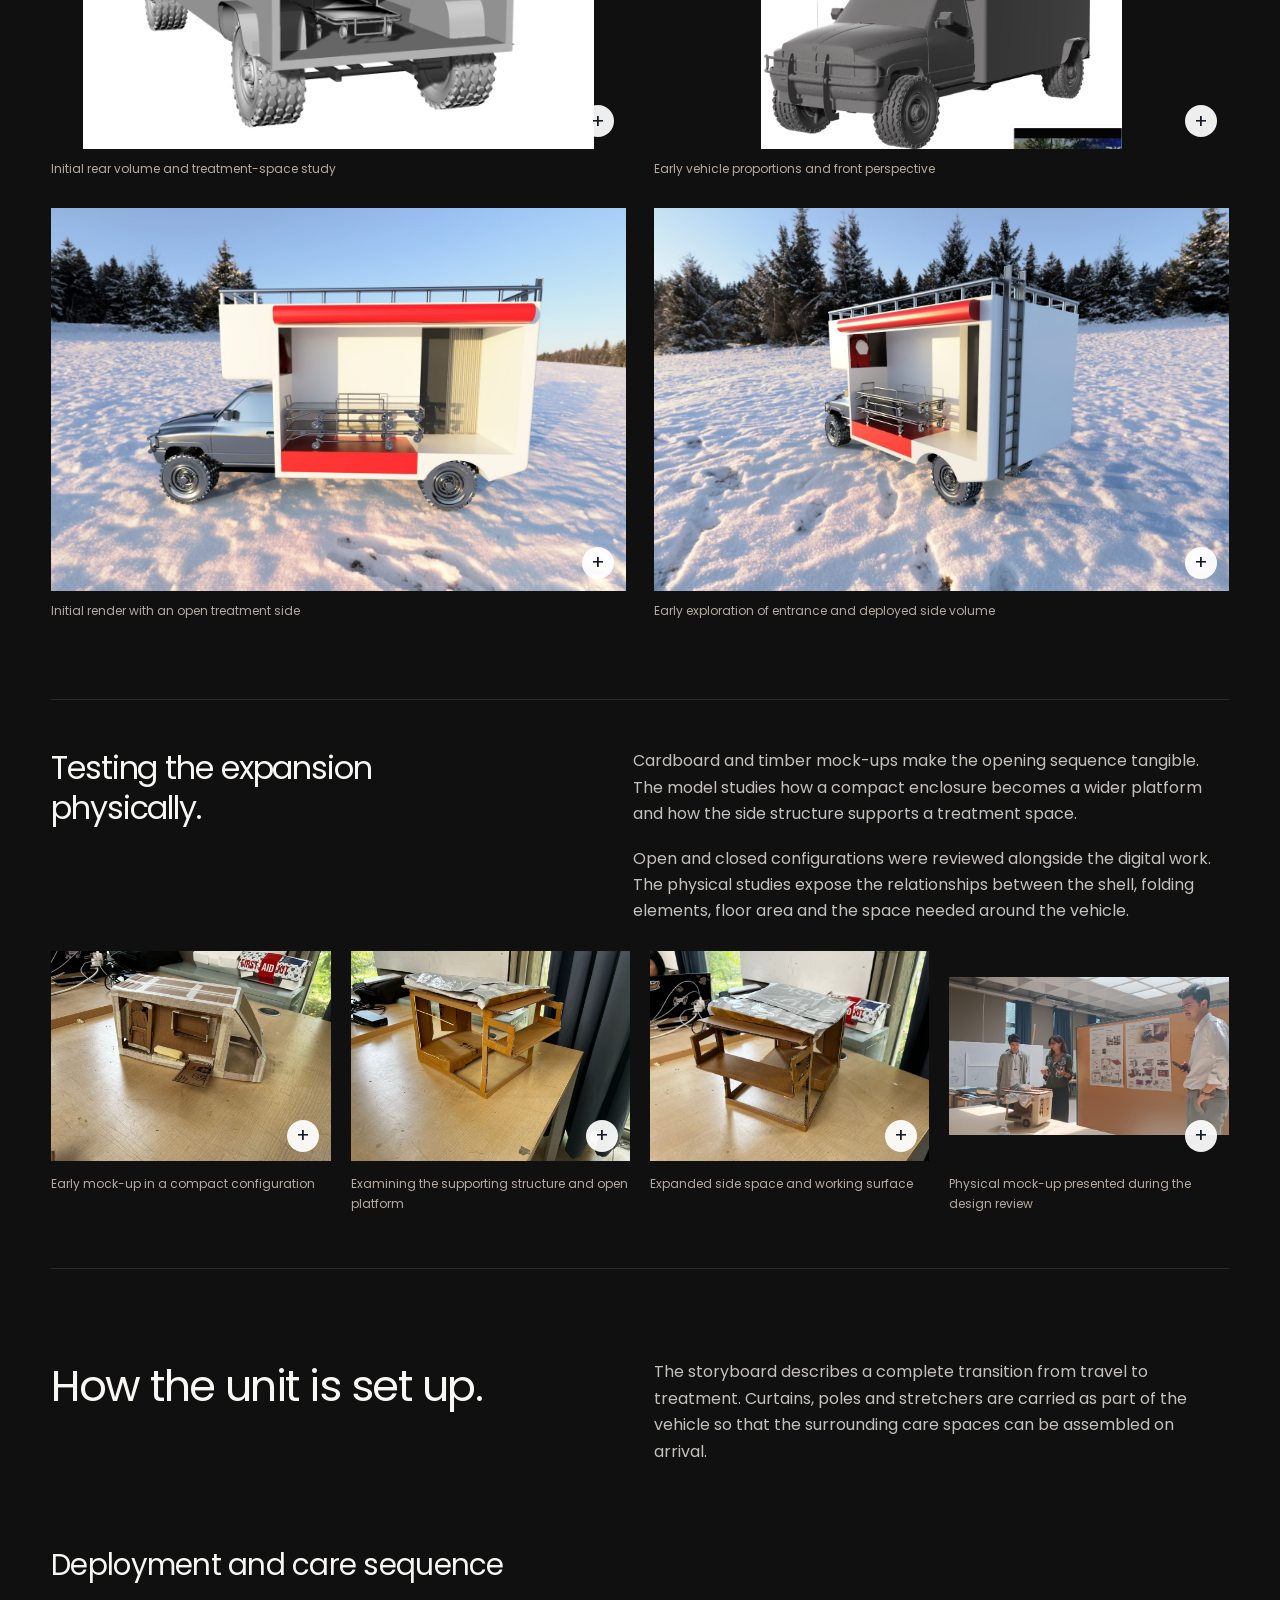
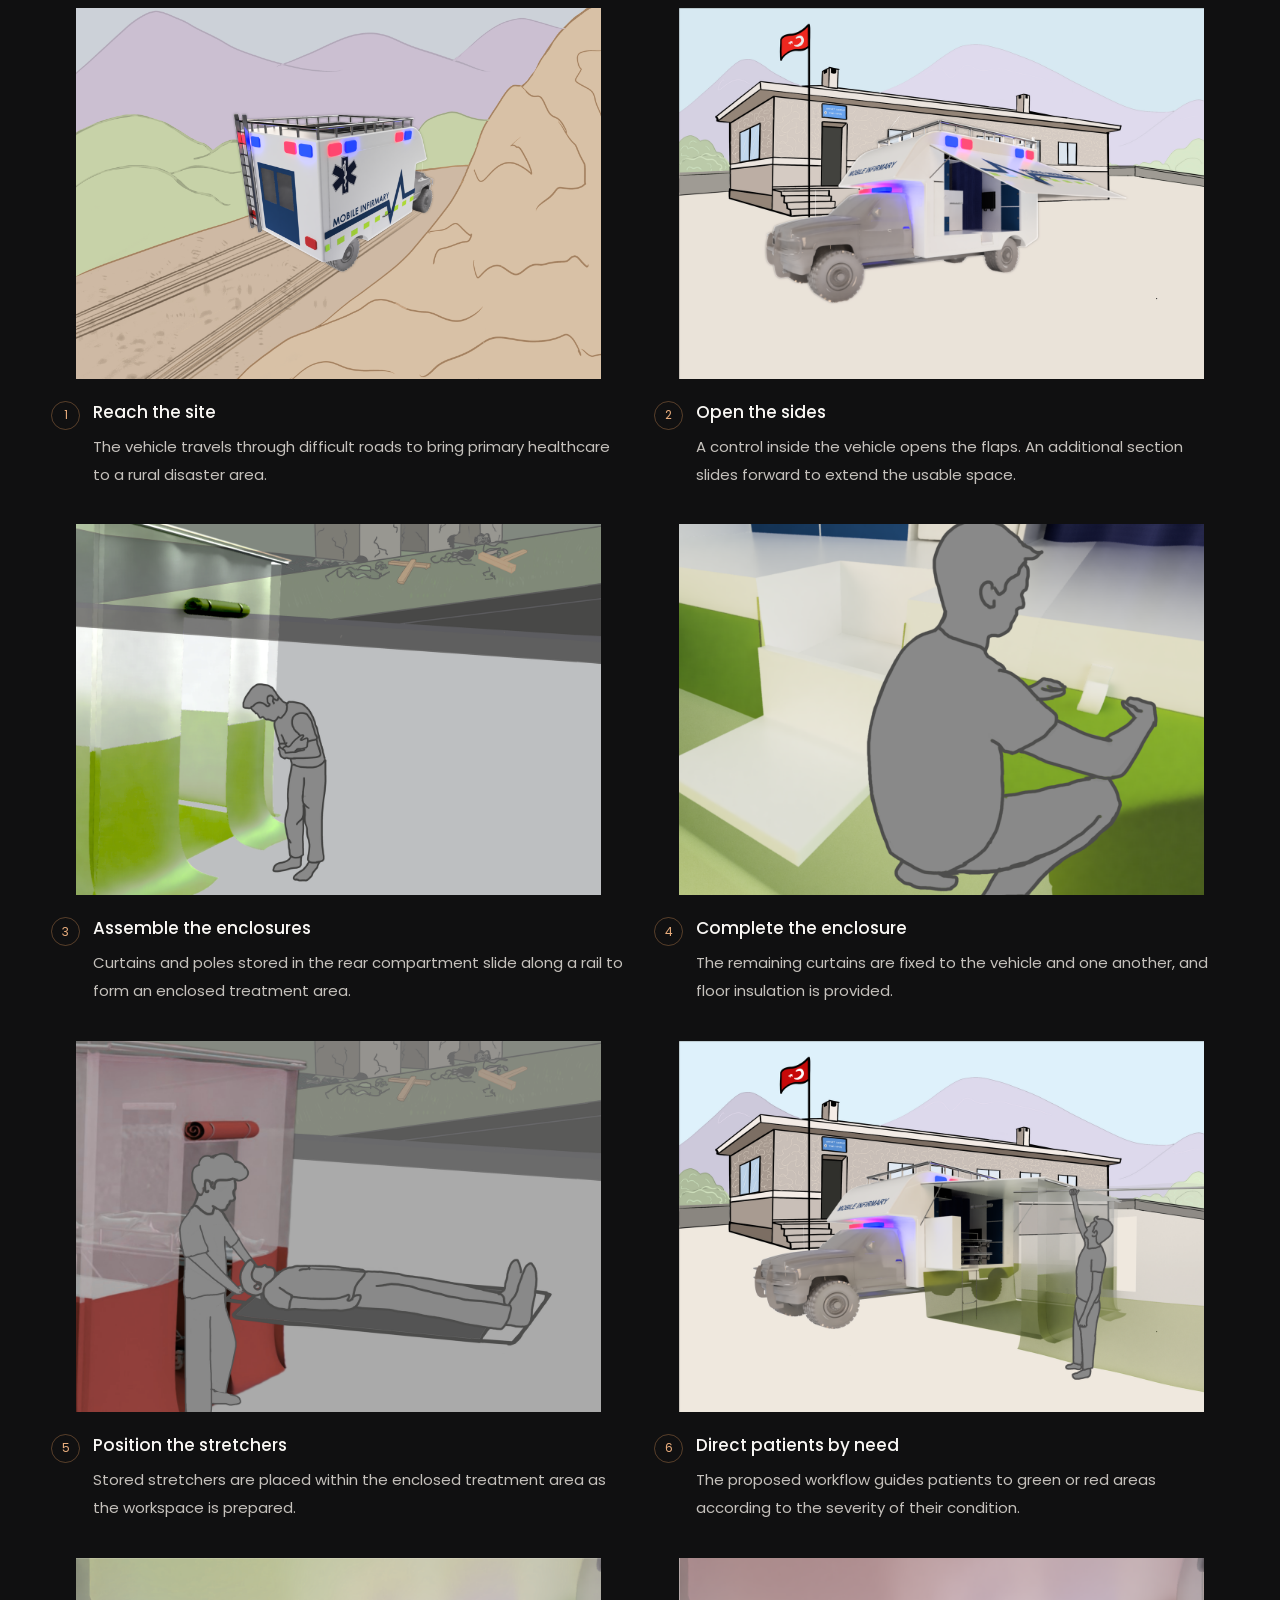
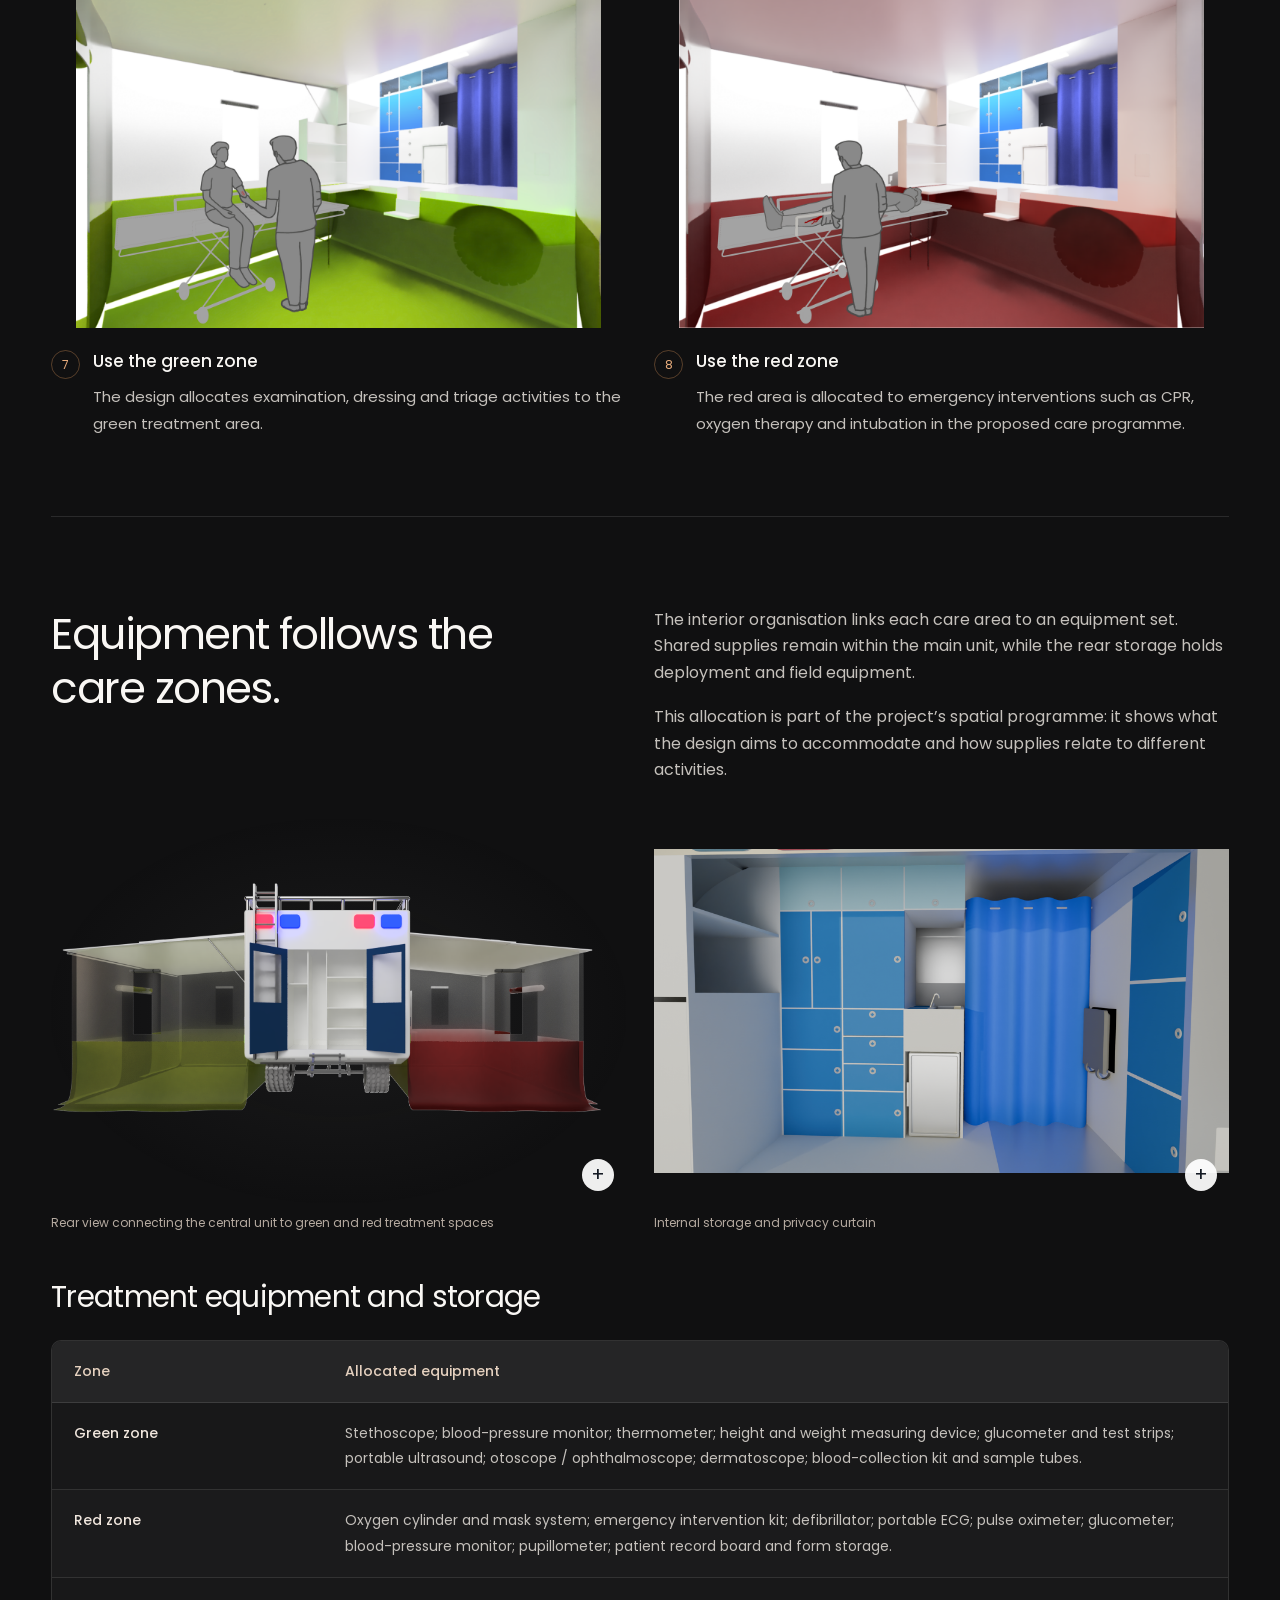
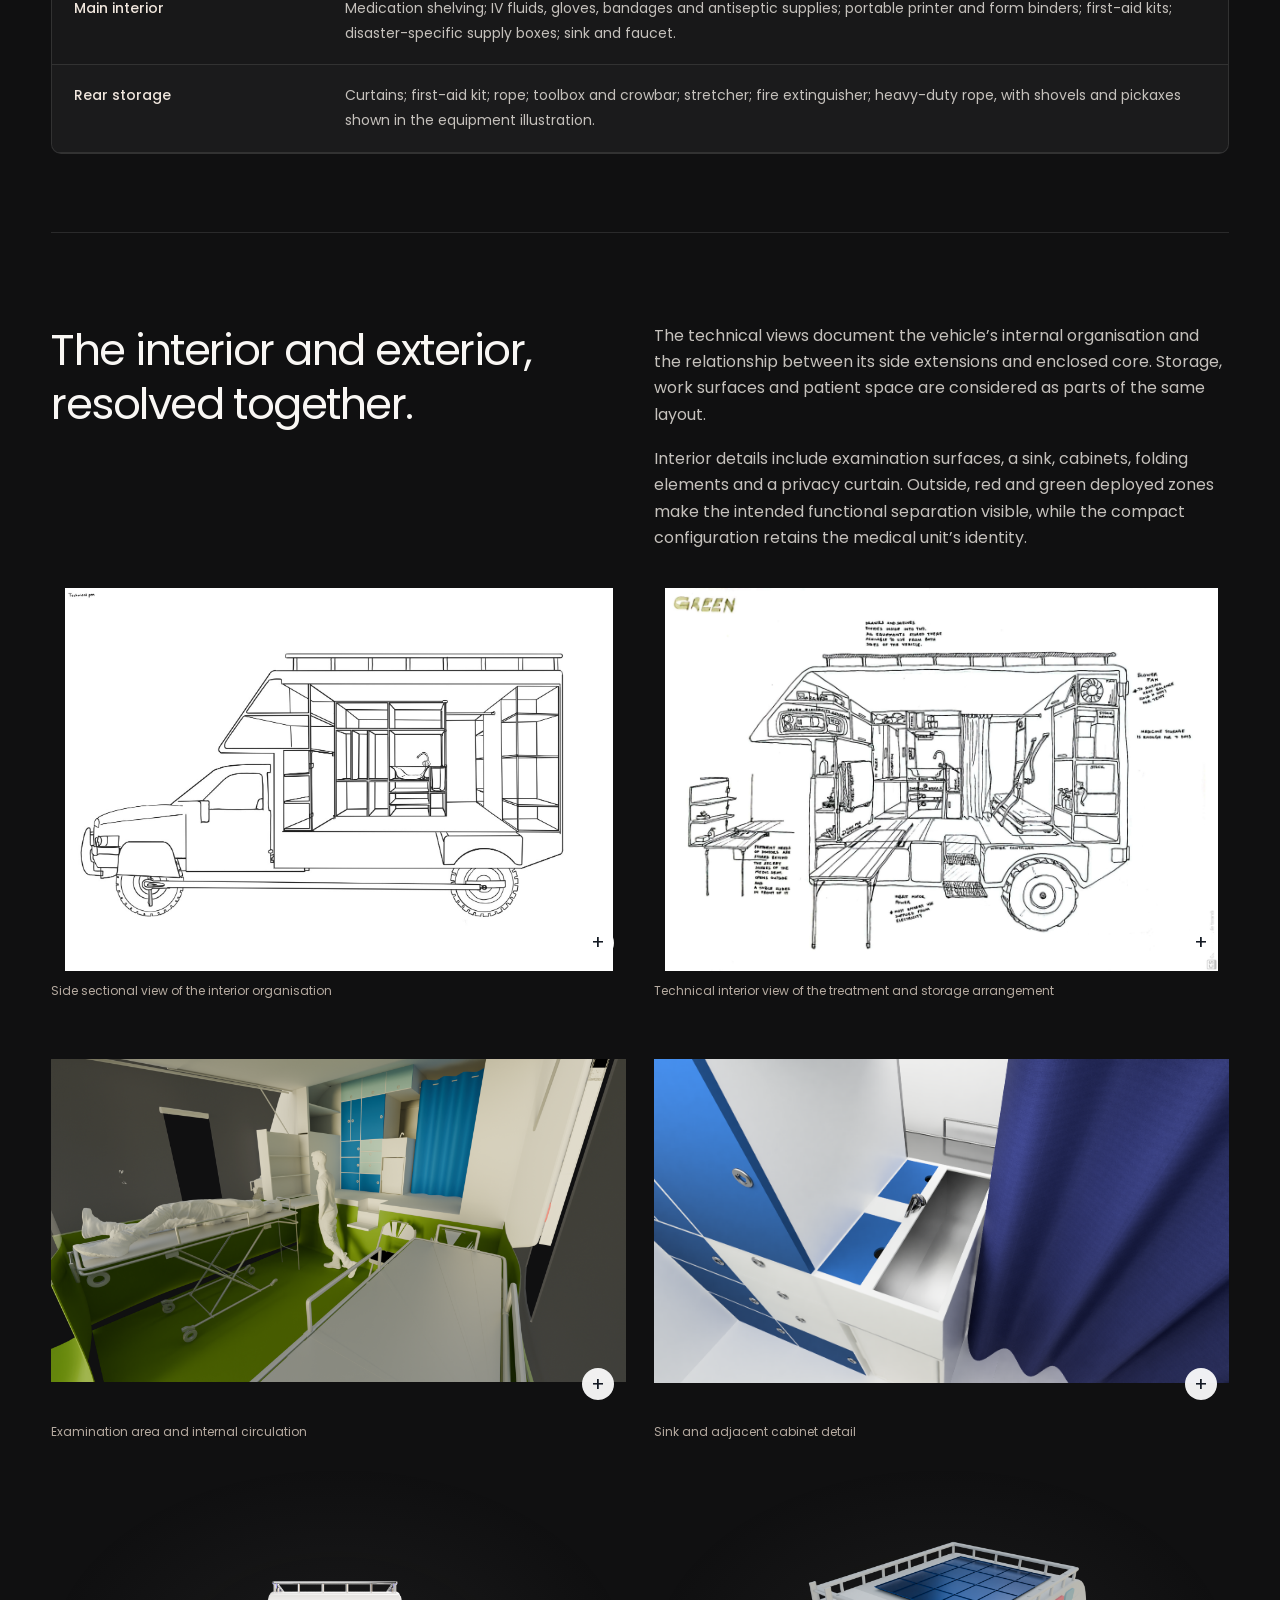
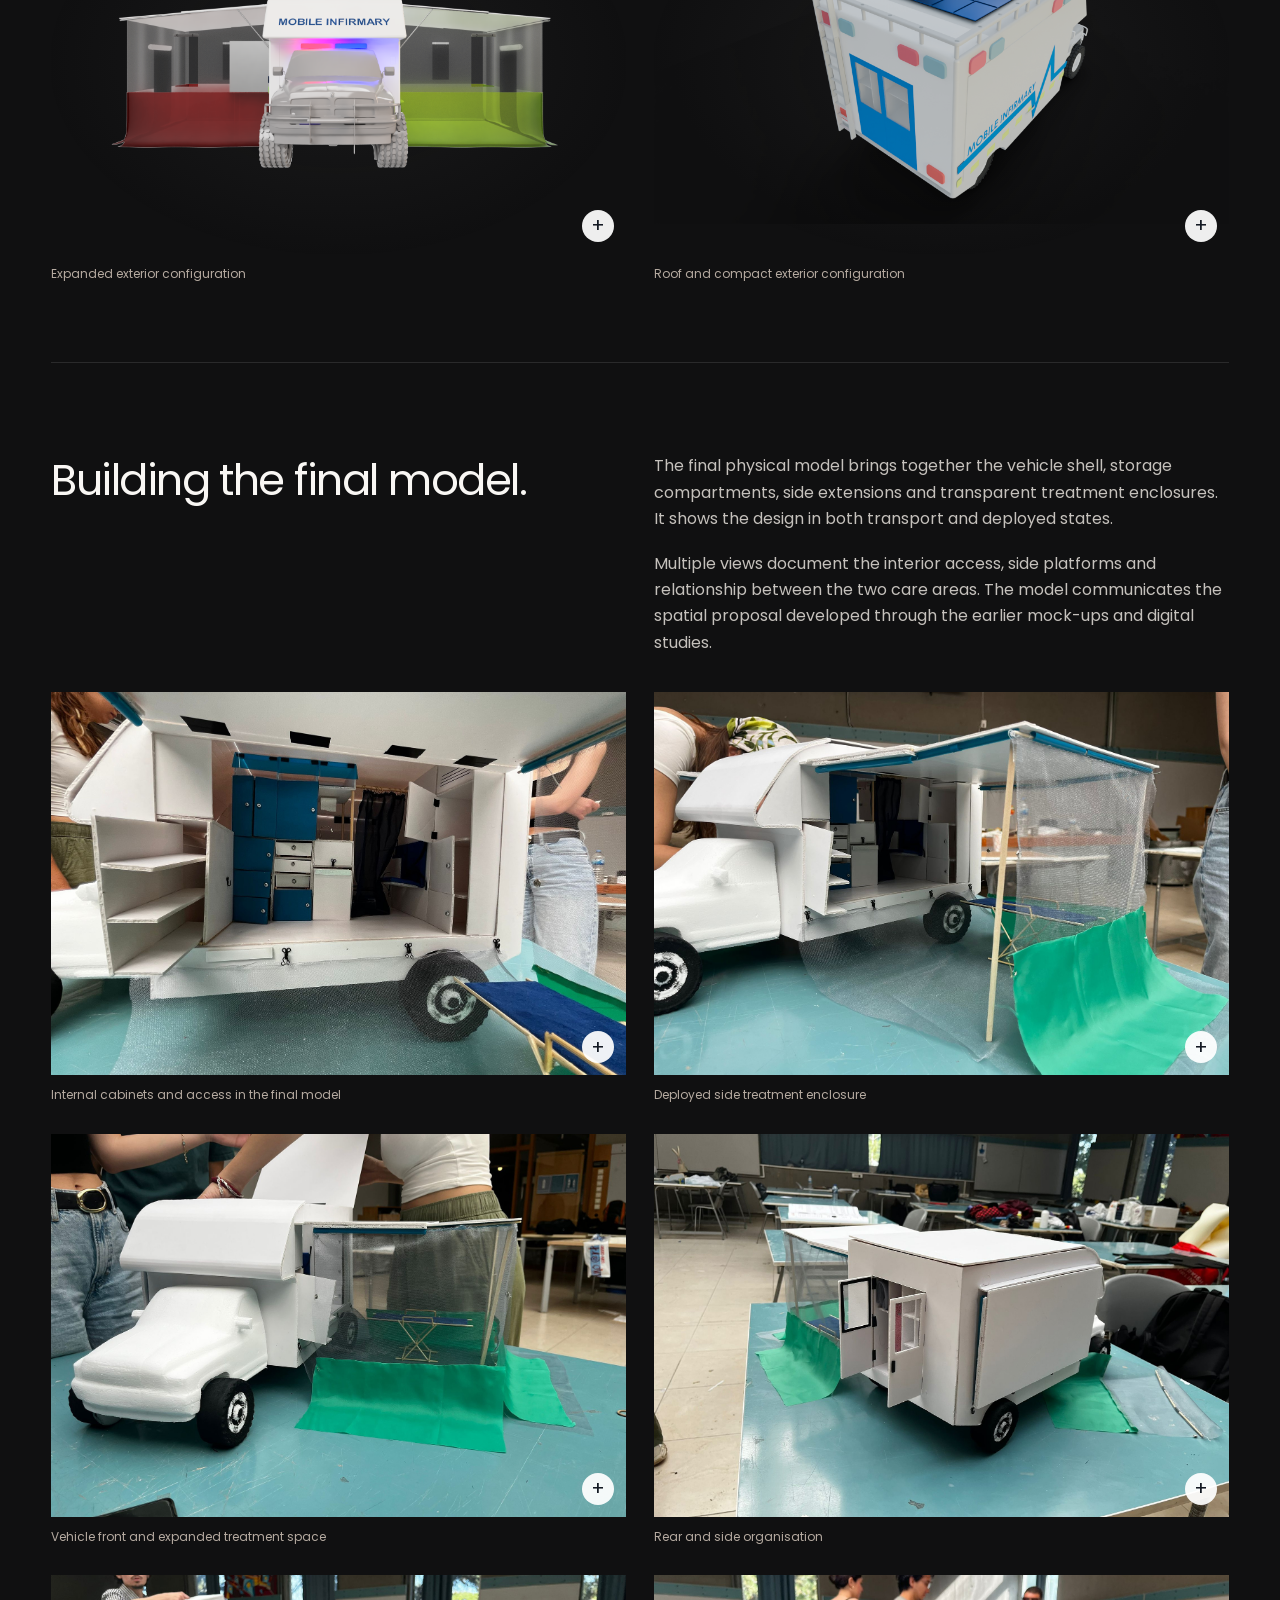
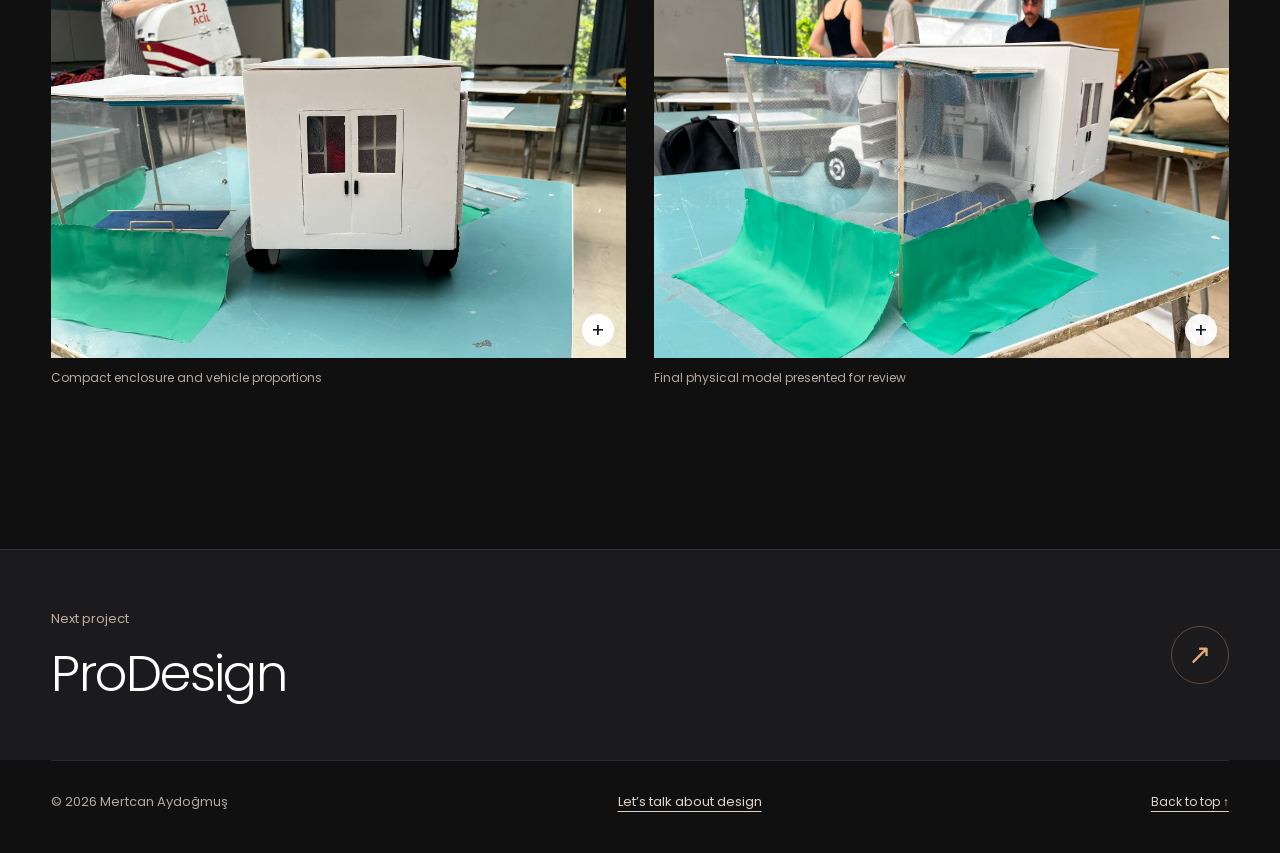
<file: mobile-infirmary.html>
<!doctype html>
<html lang="en"><head><meta charset="UTF-8"><meta name="viewport" content="width=device-width,initial-scale=1"><meta name="description" content="A mobile medical unit that expands into organised treatment spaces where access to healthcare is disrupted."><title>Mobile Infirmary — Mertcan Aydoğmuş</title><link rel="stylesheet" href="styles.css"><link rel="stylesheet" href="portfolio-theme.css"><link rel="stylesheet" href="product.css"><link rel="stylesheet" href="product-dark.css"><script src="script.js" defer></script><script src="product.js" defer></script><script src="home-background.js" defer></script>
<link rel="icon" href="assets/favicon-orange.ico" sizes="any">
<link rel="icon" type="image/png" sizes="32x32" href="assets/favicon-orange-32.png">
<link rel="apple-touch-icon" sizes="180x180" href="assets/apple-touch-icon-orange.png">
</head><body class="product-case portfolio-shell case-dark"><div class="ambient" data-portfolio-background aria-hidden="true"></div><a class="skip-link" href="#main">Skip to content</a><header class="site-header"><a class="wordmark" href="index.html#home">MERTCAN AYDOĞMUŞ</a><nav aria-label="Main navigation"><a href="index.html#about">About</a><span aria-hidden="true">/</span><a href="index.html#projects" aria-current="page">Projects</a><span aria-hidden="true">/</span><a href="resume.html">Resume</a><span aria-hidden="true">/</span><a href="mailto:m.aydogmus58@gmail.com" data-contact>Contact</a></nav></header><main id="main"><div class="case-intro wrap"><a class="breadcrumb" href="index.html#projects">← All projects</a><div class="case-title-row"><h1>Mobile Infirmary</h1><p class="summary">A mobile medical unit that expands into organised treatment spaces where access to healthcare is disrupted.</p></div><div class="project-facts"><div><span>Context</span>METU ID301 · Team project</div><div><span>Team</span>Öykü Çise Çancı, Tarık Bircan</div><div><span>Scope</span>Vehicle design, deployment &amp; physical modelling</div></div></div><div class="feature-cover mobile-infirmary"><img src="assets/visual-24-00.webp" alt="A portable care environment for disaster zones." fetchpriority="high" width="1408" height="736" style="--asset-max:1408px"></div><nav class="study-nav" aria-label="Project sections"><div class="wrap"><a class="study-name" href="#main">Mobile Infirmary</a><a href="#research">Research</a><a href="#development">Development</a><a href="#mockups">Mockups</a><a href="#deployment">Deployment</a><a href="#equipment">Equipment</a><a href="#details">Design details</a><a href="#prototype">Prototype</a></div></nav><div class="wrap"><section class="study-section" id="research"><div class="section-opening"><h2>Healthcare access when infrastructure is disrupted.</h2><div><p>Mobile Infirmary is a portable medical unit designed to bring essential services to disaster-affected and rural areas. Distance, limited transport and damaged hospitals form the starting point of the project.</p><p>The research considers situations in which hospitals and field tents are crowded, unreachable or damaged. Its emergency-response framing highlights the first 48 hours after a disaster as an important period for reaching people quickly.</p><p>The population snapshot used in the project compares Türkiye’s 93.4% urban / 6.6% rural distribution with a global 57.5% urban / 42.5% rural distribution. These figures provide the study’s context for geographic access; they are not presented as measured rates of healthcare deprivation.</p></div></div><div class="study-gallery one"><figure class="study-image photo"><a href="assets/visual-24-00.webp" data-zoom aria-label="Enlarge: Mobile Infirmary concept positioned in a disaster-affected environment"><img src="assets/visual-24-00.webp" alt="Mobile Infirmary concept positioned in a disaster-affected environment" loading="lazy" decoding="async" width="1408" height="736" style="--asset-max:1408px"><span class="zoom-hint" aria-hidden="true">+</span></a><figcaption>Mobile Infirmary concept positioned in a disaster-affected environment</figcaption></figure></div><div class="detail-block"><h3>The design brief</h3><div class="detail-grid"><article><h4>Reach remote areas</h4><p>Carry a basic care environment towards communities facing long distances and limited transport.</p></article><article><h4>Reduce reliance on buildings</h4><p>Provide a deployable space when local healthcare infrastructure is damaged or inaccessible.</p></article><article><h4>Organise different levels of care</h4><p>Use distinct treatment zones and planned equipment storage within a compact mobile system.</p></article></div></div></section><section class="study-section" id="development"><div class="section-opening"><h2>From vehicle volume to a deployable space.</h2><div><p>Initial digital models study the relationship between the vehicle chassis, enclosed volume and extending treatment areas. Front, side and rear views examine how the unit changes between transport and use.</p><p>Early renders explore opening side panels, a rear entrance and colour-coded care areas in context. This stage establishes the main spatial idea before the final details and physical model are developed.</p></div></div><div class="study-gallery "><figure class="study-image "><a href="assets/visual-26-00.webp" data-zoom aria-label="Enlarge: Initial rear volume and treatment-space study"><img src="assets/visual-26-00.webp" alt="Initial rear volume and treatment-space study" loading="lazy" decoding="async" width="1154" height="866" style="--asset-max:1154px"><span class="zoom-hint" aria-hidden="true">+</span></a><figcaption>Initial rear volume and treatment-space study</figcaption></figure><figure class="study-image "><a href="assets/visual-26-01.webp" data-zoom aria-label="Enlarge: Early vehicle proportions and front perspective"><img src="assets/visual-26-01.webp" alt="Early vehicle proportions and front perspective" loading="lazy" decoding="async" width="971" height="1029" style="--asset-max:971px"><span class="zoom-hint" aria-hidden="true">+</span></a><figcaption>Early vehicle proportions and front perspective</figcaption></figure><figure class="study-image photo"><a href="assets/visual-27-00.webp" data-zoom aria-label="Enlarge: Initial render with an open treatment side"><img src="assets/visual-27-00.webp" alt="Initial render with an open treatment side" loading="lazy" decoding="async" width="1440" height="1080" style="--asset-max:1440px"><span class="zoom-hint" aria-hidden="true">+</span></a><figcaption>Initial render with an open treatment side</figcaption></figure><figure class="study-image photo"><a href="assets/visual-27-02.webp" data-zoom aria-label="Enlarge: Early exploration of entrance and deployed side volume"><img src="assets/visual-27-02.webp" alt="Early exploration of entrance and deployed side volume" loading="lazy" decoding="async" width="1600" height="1200" style="--asset-max:1600px"><span class="zoom-hint" aria-hidden="true">+</span></a><figcaption>Early exploration of entrance and deployed side volume</figcaption></figure></div></section><section class="study-section" id="mockups"><div class="section-opening"><h2>Testing the expansion physically.</h2><div><p>Cardboard and timber mock-ups make the opening sequence tangible. The model studies how a compact enclosure becomes a wider platform and how the side structure supports a treatment space.</p><p>Open and closed configurations were reviewed alongside the digital work. The physical studies expose the relationships between the shell, folding elements, floor area and the space needed around the vehicle.</p></div></div><div class="study-gallery "><figure class="study-image photo"><a href="assets/visual-28-00.webp" data-zoom aria-label="Enlarge: Early mock-up in a compact configuration"><img src="assets/visual-28-00.webp" alt="Early mock-up in a compact configuration" loading="lazy" decoding="async" width="2048" height="1536" style="--asset-max:2048px"><span class="zoom-hint" aria-hidden="true">+</span></a><figcaption>Early mock-up in a compact configuration</figcaption></figure><figure class="study-image photo"><a href="assets/visual-28-01.webp" data-zoom aria-label="Enlarge: Examining the supporting structure and open platform"><img src="assets/visual-28-01.webp" alt="Examining the supporting structure and open platform" loading="lazy" decoding="async" width="2048" height="1536" style="--asset-max:2048px"><span class="zoom-hint" aria-hidden="true">+</span></a><figcaption>Examining the supporting structure and open platform</figcaption></figure><figure class="study-image photo"><a href="assets/visual-28-02.webp" data-zoom aria-label="Enlarge: Expanded side space and working surface"><img src="assets/visual-28-02.webp" alt="Expanded side space and working surface" loading="lazy" decoding="async" width="1639" height="1229" style="--asset-max:1639px"><span class="zoom-hint" aria-hidden="true">+</span></a><figcaption>Expanded side space and working surface</figcaption></figure><figure class="study-image photo"><a href="assets/visual-28-05.webp" data-zoom aria-label="Enlarge: Physical mock-up presented during the design review"><img src="assets/visual-28-05.webp" alt="Physical mock-up presented during the design review" loading="lazy" decoding="async" width="1600" height="902" style="--asset-max:1600px"><span class="zoom-hint" aria-hidden="true">+</span></a><figcaption>Physical mock-up presented during the design review</figcaption></figure></div></section><section class="study-section" id="deployment"><div class="section-opening"><h2>How the unit is set up.</h2><div><p>The storyboard describes a complete transition from travel to treatment. Curtains, poles and stretchers are carried as part of the vehicle so that the surrounding care spaces can be assembled on arrival.</p></div></div><div class="study-gallery "></div><div class="detail-block"><h3>Deployment and care sequence</h3><ol class="scenario-steps"><li><figure><img src="assets/visual-29-02.webp" alt="Deployment and care sequence: Reach the site" loading="lazy" decoding="async" width="1754" height="1240" style="--asset-max:1754px"></figure><div><h4>Reach the site</h4><p>The vehicle travels through difficult roads to bring primary healthcare to a rural disaster area.</p></div></li><li><figure><img src="assets/visual-29-03.webp" alt="Deployment and care sequence: Open the sides" loading="lazy" decoding="async" width="1404" height="992" style="--asset-max:1404px"></figure><div><h4>Open the sides</h4><p>A control inside the vehicle opens the flaps. An additional section slides forward to extend the usable space.</p></div></li><li><figure><img src="assets/visual-29-08.webp" alt="Deployment and care sequence: Assemble the enclosures" loading="lazy" decoding="async" width="1404" height="992" style="--asset-max:1404px"></figure><div><h4>Assemble the enclosures</h4><p>Curtains and poles stored in the rear compartment slide along a rail to form an enclosed treatment area.</p></div></li><li><figure><img src="assets/visual-29-04.webp" alt="Deployment and care sequence: Complete the enclosure" loading="lazy" decoding="async" width="1404" height="992" style="--asset-max:1404px"></figure><div><h4>Complete the enclosure</h4><p>The remaining curtains are fixed to the vehicle and one another, and floor insulation is provided.</p></div></li><li><figure><img src="assets/visual-29-07.webp" alt="Deployment and care sequence: Position the stretchers" loading="lazy" decoding="async" width="1404" height="992" style="--asset-max:1404px"></figure><div><h4>Position the stretchers</h4><p>Stored stretchers are placed within the enclosed treatment area as the workspace is prepared.</p></div></li><li><figure><img src="assets/visual-29-06.webp" alt="Deployment and care sequence: Direct patients by need" loading="lazy" decoding="async" width="1404" height="992" style="--asset-max:1404px"></figure><div><h4>Direct patients by need</h4><p>The proposed workflow guides patients to green or red areas according to the severity of their condition.</p></div></li><li><figure><img src="assets/visual-29-01.webp" alt="Deployment and care sequence: Use the green zone" loading="lazy" decoding="async" width="1404" height="992" style="--asset-max:1404px"></figure><div><h4>Use the green zone</h4><p>The design allocates examination, dressing and triage activities to the green treatment area.</p></div></li><li><figure><img src="assets/visual-29-00.webp" alt="Deployment and care sequence: Use the red zone" loading="lazy" decoding="async" width="1404" height="992" style="--asset-max:1404px"></figure><div><h4>Use the red zone</h4><p>The red area is allocated to emergency interventions such as CPR, oxygen therapy and intubation in the proposed care programme.</p></div></li></ol></div></section><section class="study-section" id="equipment"><div class="section-opening"><h2>Equipment follows the care zones.</h2><div><p>The interior organisation links each care area to an equipment set. Shared supplies remain within the main unit, while the rear storage holds deployment and field equipment.</p><p>This allocation is part of the project’s spatial programme: it shows what the design aims to accommodate and how supplies relate to different activities.</p></div></div><div class="study-gallery "><figure class="study-image cutout"><a href="assets/visual-31-01.webp" data-zoom aria-label="Enlarge: Rear view connecting the central unit to green and red treatment spaces"><img src="assets/visual-31-01.webp" alt="Rear view connecting the central unit to green and red treatment spaces" loading="lazy" decoding="async" width="1781" height="1002" style="--asset-max:1781px"><span class="zoom-hint" aria-hidden="true">+</span></a><figcaption>Rear view connecting the central unit to green and red treatment spaces</figcaption></figure><figure class="study-image "><a href="assets/visual-31-05.webp" data-zoom aria-label="Enlarge: Internal storage and privacy curtain"><img src="assets/visual-31-05.webp" alt="Internal storage and privacy curtain" loading="lazy" decoding="async" width="1920" height="1080" style="--asset-max:1920px"><span class="zoom-hint" aria-hidden="true">+</span></a><figcaption>Internal storage and privacy curtain</figcaption></figure></div><div class="detail-block"><h3>Treatment equipment and storage</h3><div class="table-scroll" tabindex="0" role="region" aria-label="Treatment equipment and storage"><table><thead><tr><th scope="col">Zone</th><th scope="col">Allocated equipment</th></tr></thead><tbody><tr><th scope="row">Green zone</th><td>Stethoscope; blood-pressure monitor; thermometer; height and weight measuring device; glucometer and test strips; portable ultrasound; otoscope / ophthalmoscope; dermatoscope; blood-collection kit and sample tubes.</td></tr><tr><th scope="row">Red zone</th><td>Oxygen cylinder and mask system; emergency intervention kit; defibrillator; portable ECG; pulse oximeter; glucometer; blood-pressure monitor; pupillometer; patient record board and form storage.</td></tr><tr><th scope="row">Main interior</th><td>Medication shelving; IV fluids, gloves, bandages and antiseptic supplies; portable printer and form binders; first-aid kits; disaster-specific supply boxes; sink and faucet.</td></tr><tr><th scope="row">Rear storage</th><td>Curtains; first-aid kit; rope; toolbox and crowbar; stretcher; fire extinguisher; heavy-duty rope, with shovels and pickaxes shown in the equipment illustration.</td></tr></tbody></table></div></div></section><section class="study-section" id="details"><div class="section-opening"><h2>The interior and exterior, resolved together.</h2><div><p>The technical views document the vehicle’s internal organisation and the relationship between its side extensions and enclosed core. Storage, work surfaces and patient space are considered as parts of the same layout.</p><p>Interior details include examination surfaces, a sink, cabinets, folding elements and a privacy curtain. Outside, red and green deployed zones make the intended functional separation visible, while the compact configuration retains the medical unit’s identity.</p></div></div><div class="study-gallery "><figure class="study-image "><a href="assets/visual-30-01.webp" data-zoom aria-label="Enlarge: Side sectional view of the interior organisation"><img src="assets/visual-30-01.webp" alt="Side sectional view of the interior organisation" loading="lazy" decoding="async" width="1600" height="1119" style="--asset-max:1600px"><span class="zoom-hint" aria-hidden="true">+</span></a><figcaption>Side sectional view of the interior organisation</figcaption></figure><figure class="study-image "><a href="assets/infirmary-technical-upright.svg" data-zoom aria-label="Enlarge: Technical interior view of the treatment and storage arrangement"><img src="assets/infirmary-technical-upright.svg" alt="Technical interior view of the treatment and storage arrangement" loading="lazy" decoding="async" width="2456" height="1700" style="--asset-max:2456px"><span class="zoom-hint" aria-hidden="true">+</span></a><figcaption>Technical interior view of the treatment and storage arrangement</figcaption></figure><figure class="study-image "><a href="assets/visual-32-06.webp" data-zoom aria-label="Enlarge: Examination area and internal circulation"><img src="assets/visual-32-06.webp" alt="Examination area and internal circulation" loading="lazy" decoding="async" width="1920" height="1080" style="--asset-max:1920px"><span class="zoom-hint" aria-hidden="true">+</span></a><figcaption>Examination area and internal circulation</figcaption></figure><figure class="study-image "><a href="assets/visual-32-03.webp" data-zoom aria-label="Enlarge: Sink and adjacent cabinet detail"><img src="assets/visual-32-03.webp" alt="Sink and adjacent cabinet detail" loading="lazy" decoding="async" width="1425" height="802" style="--asset-max:1425px"><span class="zoom-hint" aria-hidden="true">+</span></a><figcaption>Sink and adjacent cabinet detail</figcaption></figure><figure class="study-image cutout"><a href="assets/visual-33-01.webp" data-zoom aria-label="Enlarge: Expanded exterior configuration"><img src="assets/visual-33-01.webp" alt="Expanded exterior configuration" loading="lazy" decoding="async" width="1781" height="1002" style="--asset-max:1781px"><span class="zoom-hint" aria-hidden="true">+</span></a><figcaption>Expanded exterior configuration</figcaption></figure><figure class="study-image cutout"><a href="assets/visual-33-02.webp" data-zoom aria-label="Enlarge: Roof and compact exterior configuration"><img src="assets/visual-33-02.webp" alt="Roof and compact exterior configuration" loading="lazy" decoding="async" width="1920" height="1080" style="--asset-max:1920px"><span class="zoom-hint" aria-hidden="true">+</span></a><figcaption>Roof and compact exterior configuration</figcaption></figure></div></section><section class="study-section" id="prototype"><div class="section-opening"><h2>Building the final model.</h2><div><p>The final physical model brings together the vehicle shell, storage compartments, side extensions and transparent treatment enclosures. It shows the design in both transport and deployed states.</p><p>Multiple views document the interior access, side platforms and relationship between the two care areas. The model communicates the spatial proposal developed through the earlier mock-ups and digital studies.</p></div></div><div class="study-gallery "><figure class="study-image photo"><a href="assets/visual-34-00.webp" data-zoom aria-label="Enlarge: Internal cabinets and access in the final model"><img src="assets/visual-34-00.webp" alt="Internal cabinets and access in the final model" loading="lazy" decoding="async" width="1639" height="1229" style="--asset-max:1639px"><span class="zoom-hint" aria-hidden="true">+</span></a><figcaption>Internal cabinets and access in the final model</figcaption></figure><figure class="study-image photo"><a href="assets/visual-34-01.webp" data-zoom aria-label="Enlarge: Deployed side treatment enclosure"><img src="assets/visual-34-01.webp" alt="Deployed side treatment enclosure" loading="lazy" decoding="async" width="1639" height="1229" style="--asset-max:1639px"><span class="zoom-hint" aria-hidden="true">+</span></a><figcaption>Deployed side treatment enclosure</figcaption></figure><figure class="study-image photo"><a href="assets/visual-34-02.webp" data-zoom aria-label="Enlarge: Vehicle front and expanded treatment space"><img src="assets/visual-34-02.webp" alt="Vehicle front and expanded treatment space" loading="lazy" decoding="async" width="1639" height="1229" style="--asset-max:1639px"><span class="zoom-hint" aria-hidden="true">+</span></a><figcaption>Vehicle front and expanded treatment space</figcaption></figure><figure class="study-image photo"><a href="assets/visual-34-04.webp" data-zoom aria-label="Enlarge: Rear and side organisation"><img src="assets/visual-34-04.webp" alt="Rear and side organisation" loading="lazy" decoding="async" width="1844" height="1383" style="--asset-max:1844px"><span class="zoom-hint" aria-hidden="true">+</span></a><figcaption>Rear and side organisation</figcaption></figure><figure class="study-image photo"><a href="assets/visual-34-05.webp" data-zoom aria-label="Enlarge: Compact enclosure and vehicle proportions"><img src="assets/visual-34-05.webp" alt="Compact enclosure and vehicle proportions" loading="lazy" decoding="async" width="1844" height="1383" style="--asset-max:1844px"><span class="zoom-hint" aria-hidden="true">+</span></a><figcaption>Compact enclosure and vehicle proportions</figcaption></figure><figure class="study-image photo"><a href="assets/visual-34-07.webp" data-zoom aria-label="Enlarge: Final physical model presented for review"><img src="assets/visual-34-07.webp" alt="Final physical model presented for review" loading="lazy" decoding="async" width="1639" height="1229" style="--asset-max:1639px"><span class="zoom-hint" aria-hidden="true">+</span></a><figcaption>Final physical model presented for review</figcaption></figure></div></section></div><div class="next-work"><a class="wrap" href="prodesign.html"><div><small>Next project</small><h2>ProDesign</h2></div><span class="open-icon" aria-hidden="true">↗</span></a></div></main><footer class="product-footer wrap"><p>© 2026 Mertcan Aydoğmuş</p><a href="mailto:m.aydogmus58@gmail.com">Let’s talk about design</a><a href="#main" class="back-top-link">Back to top ↑</a></footer></body></html>
</file>
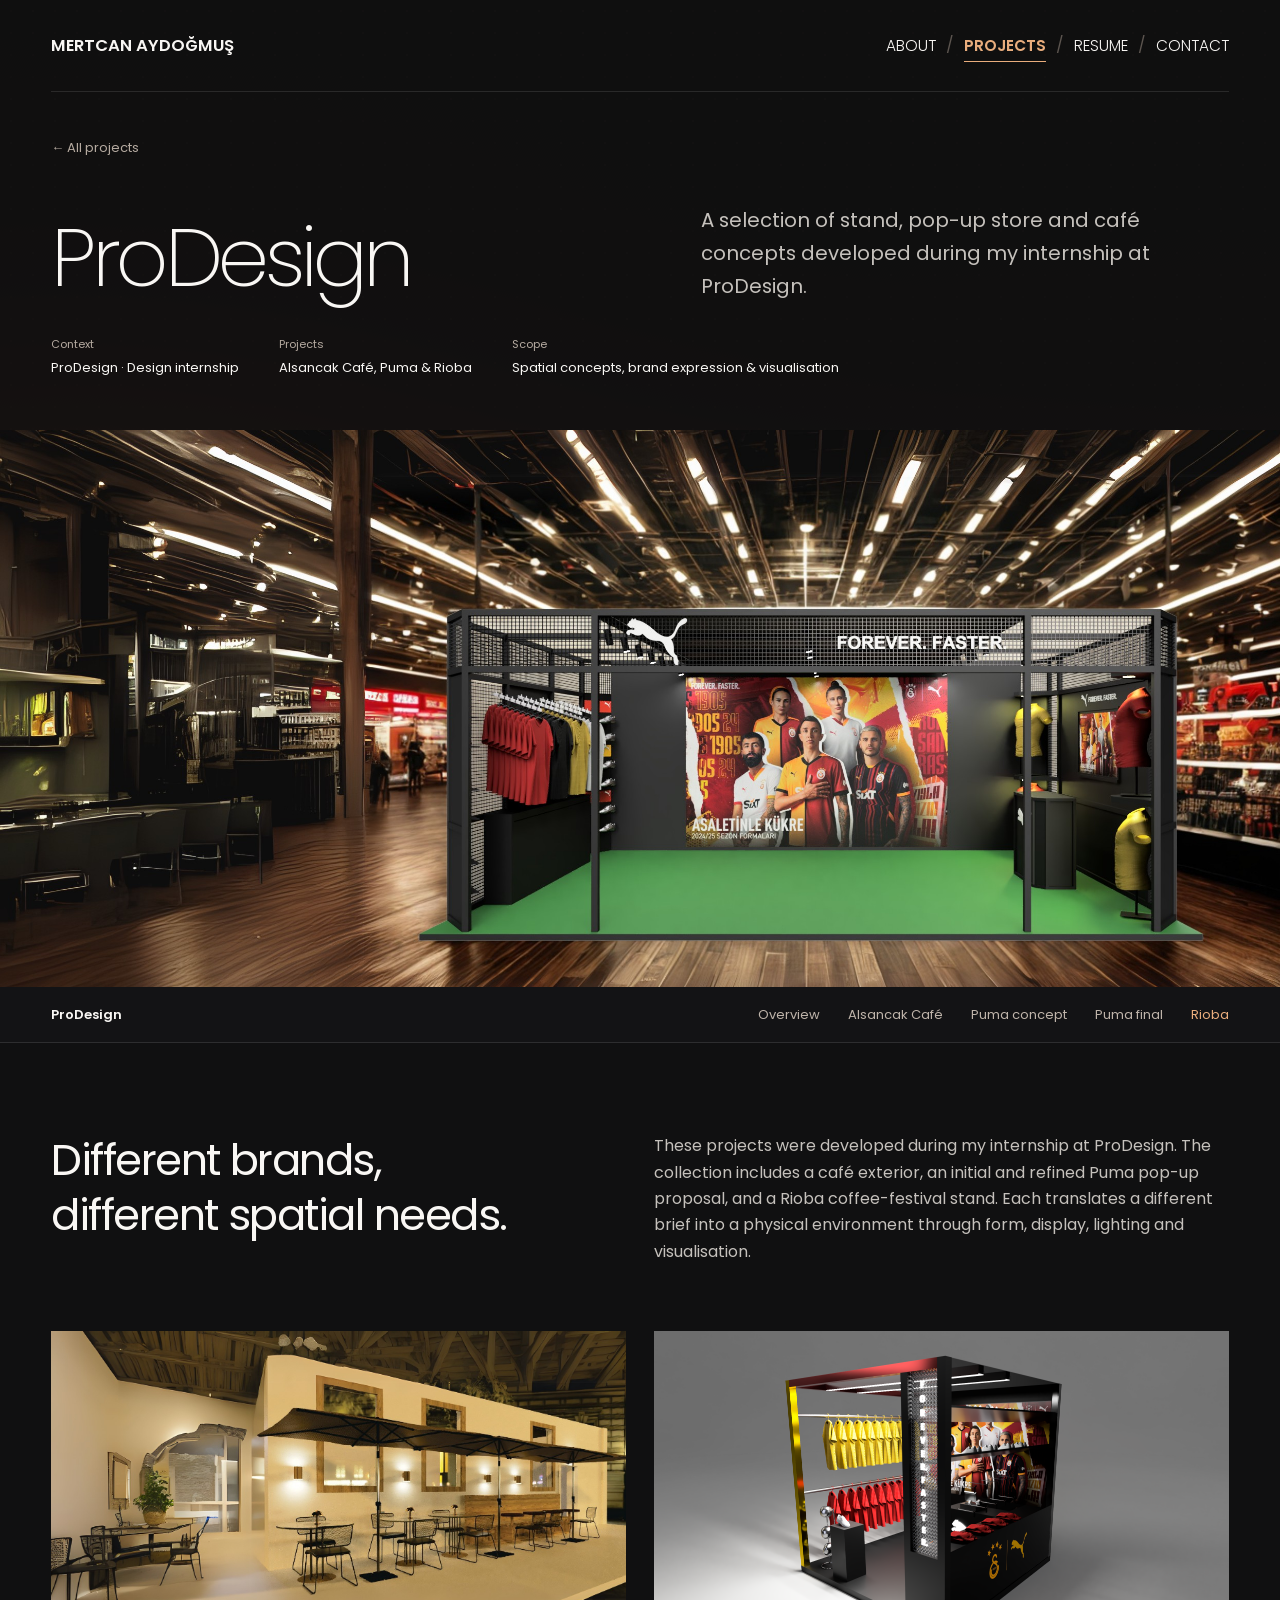
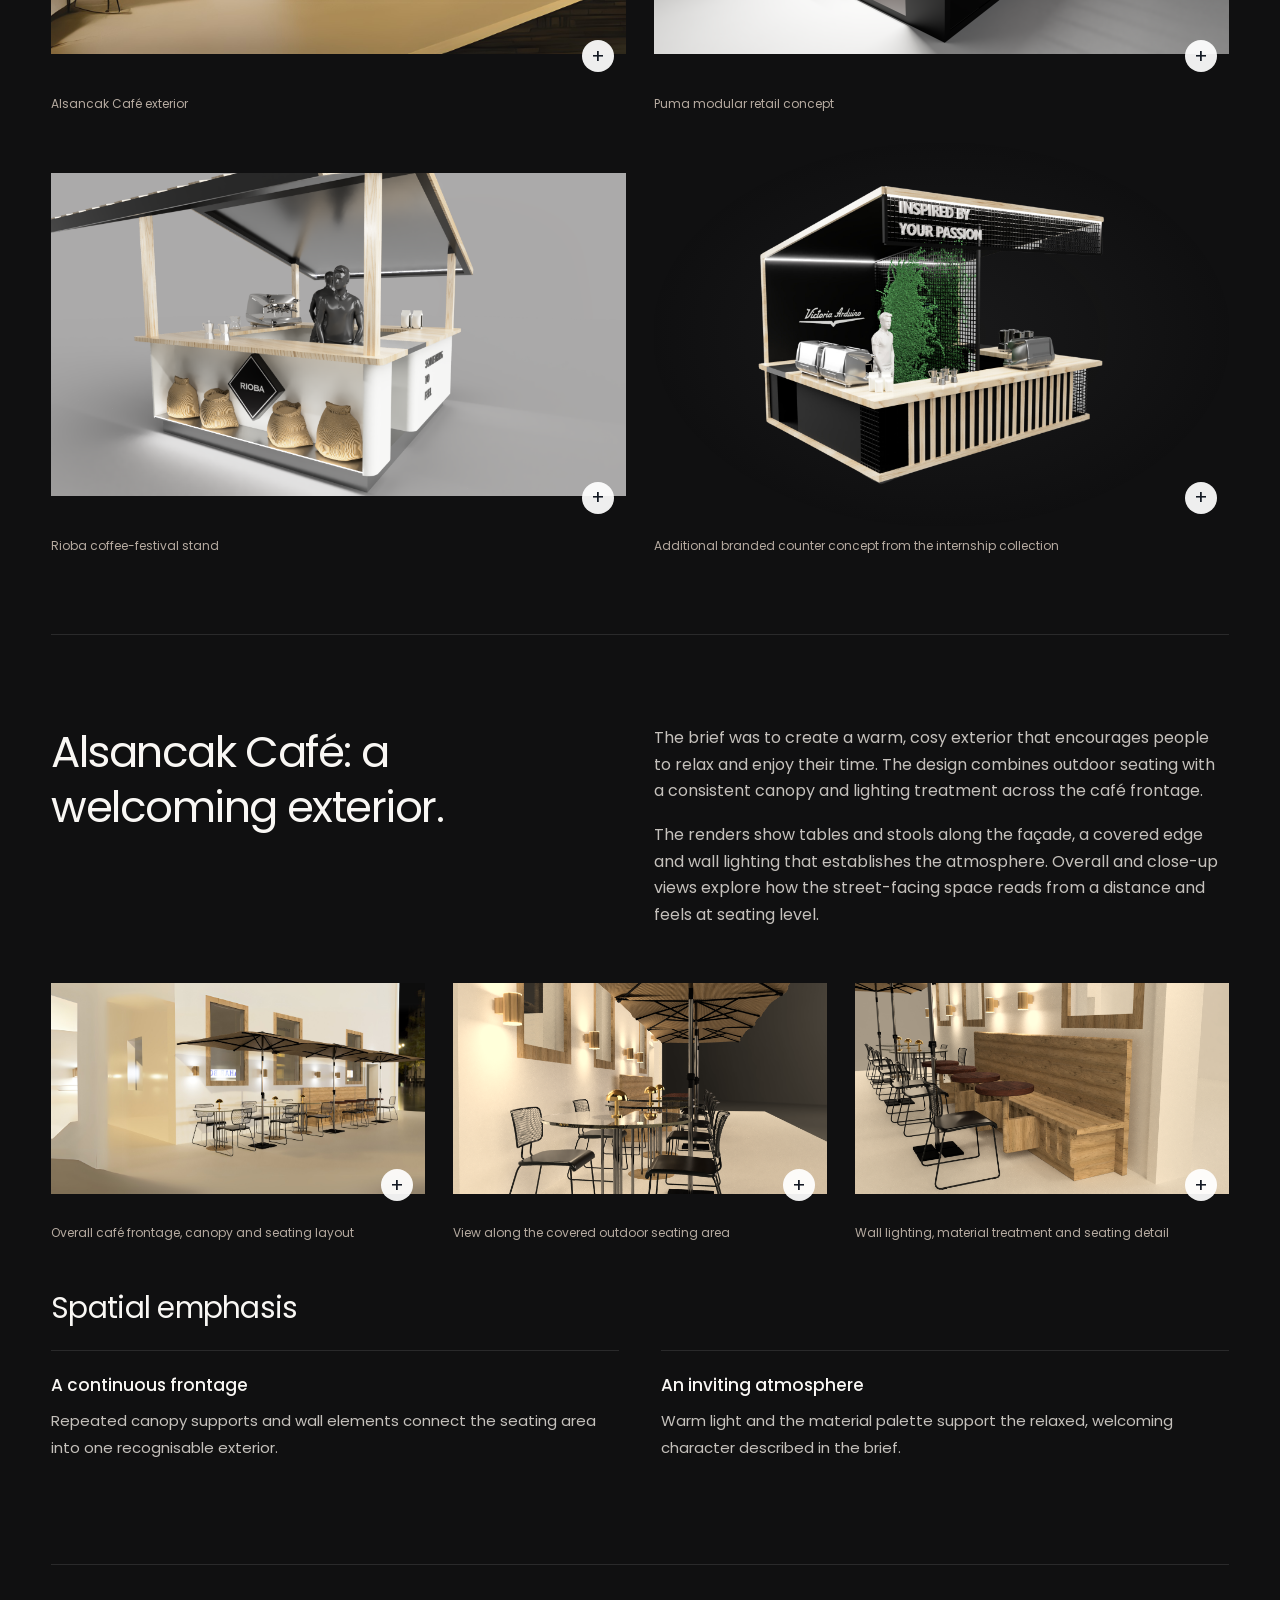
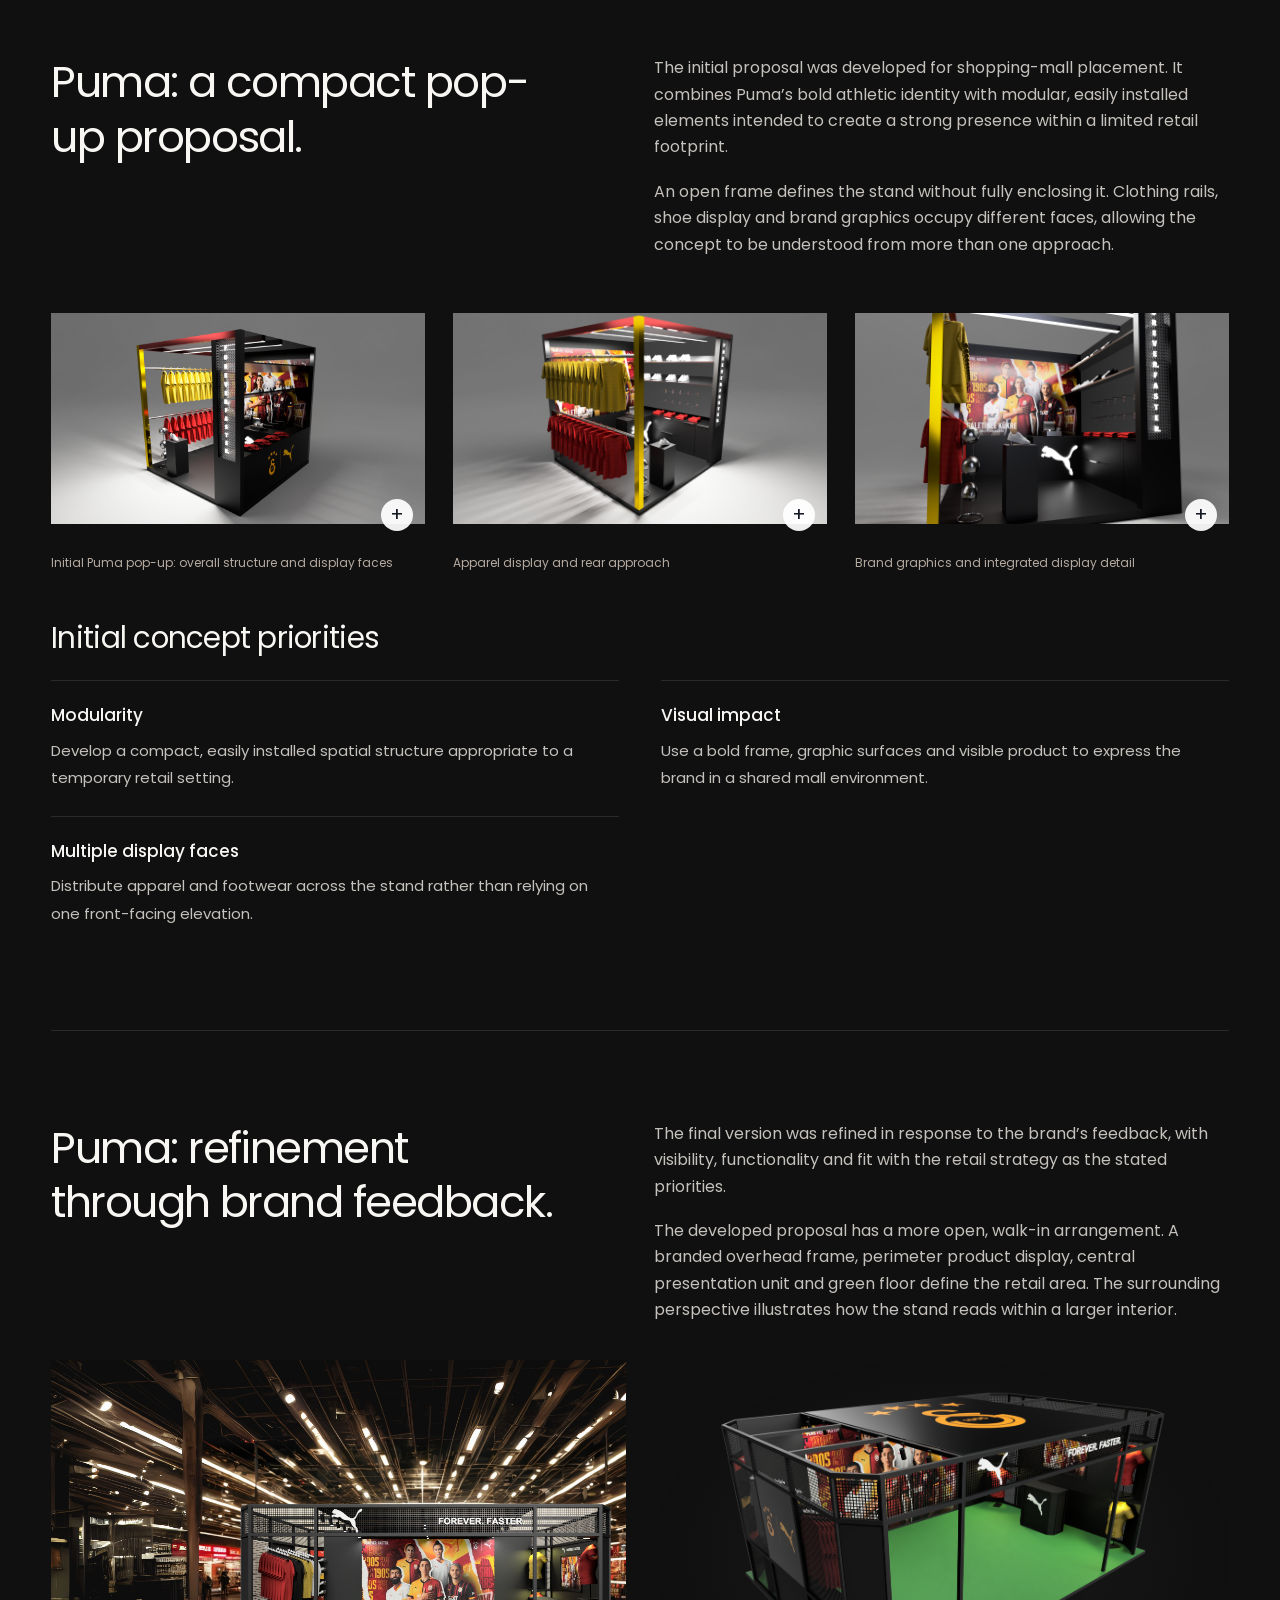
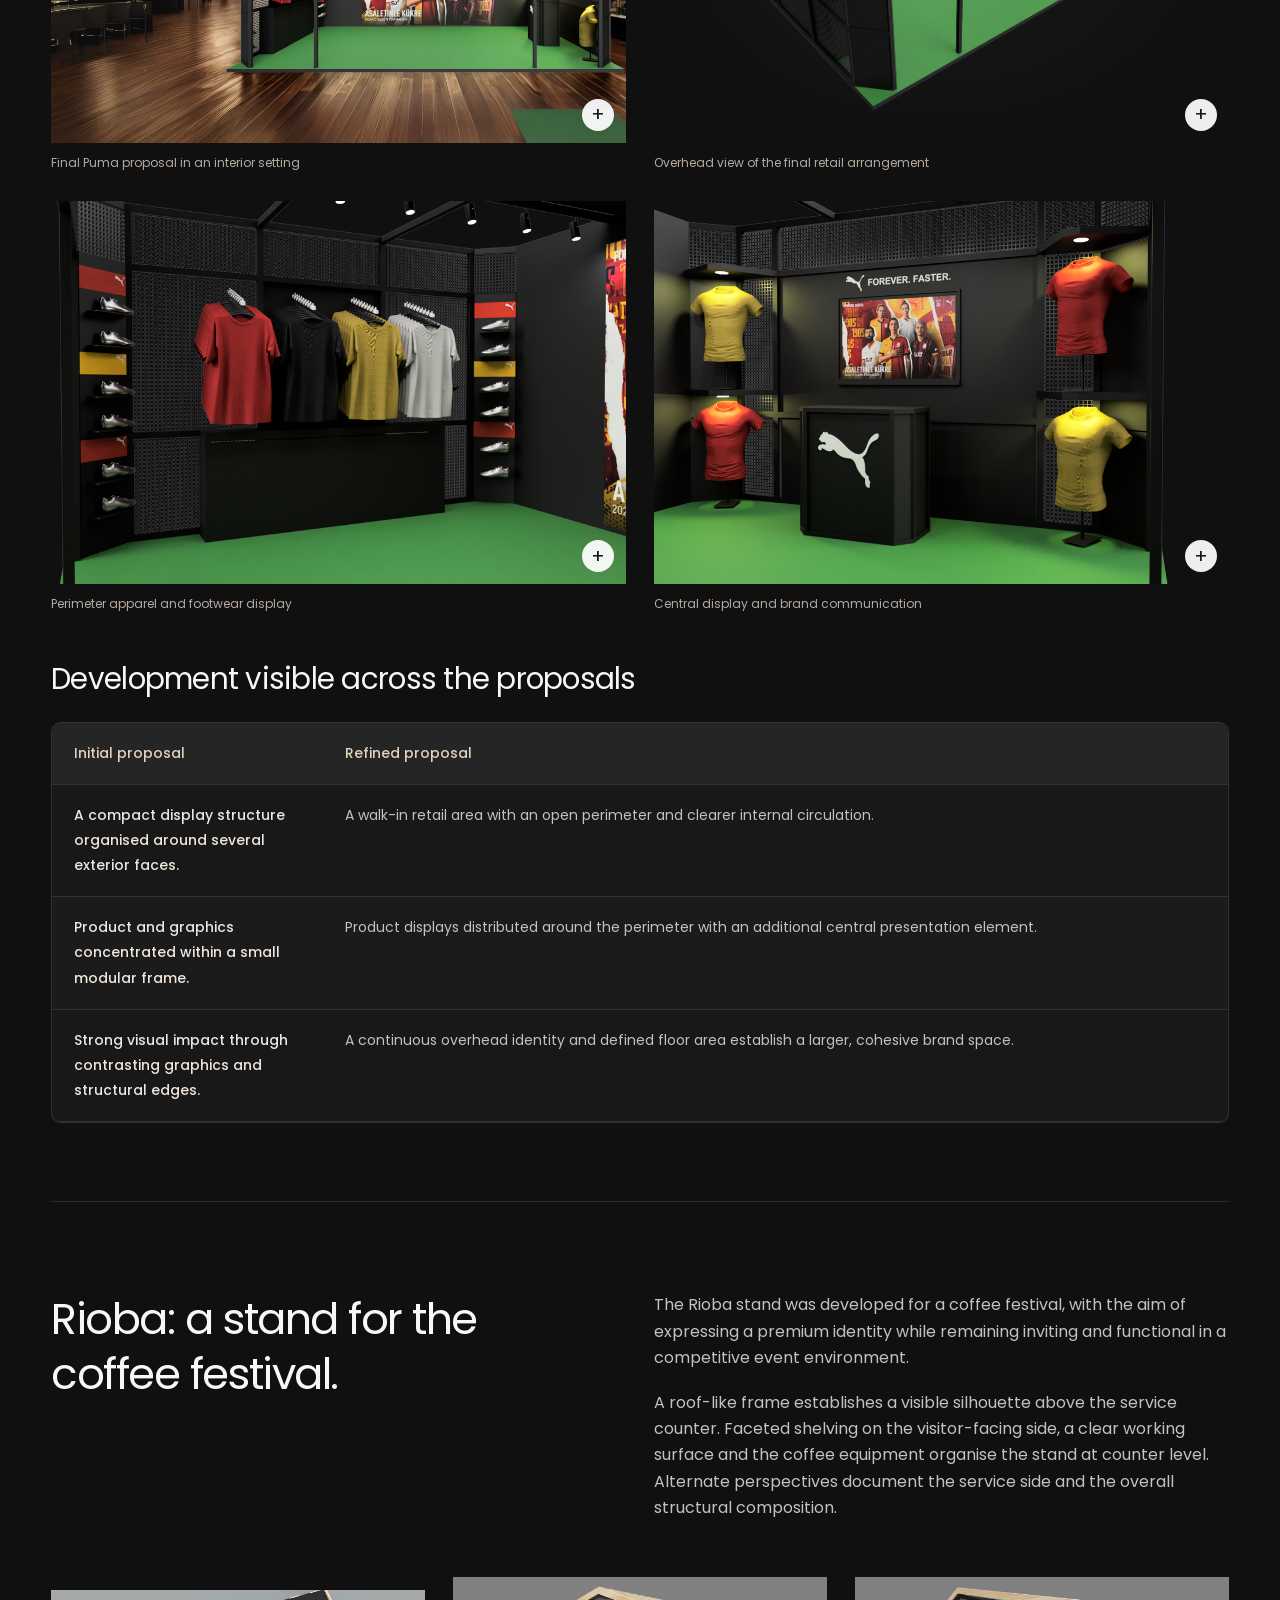
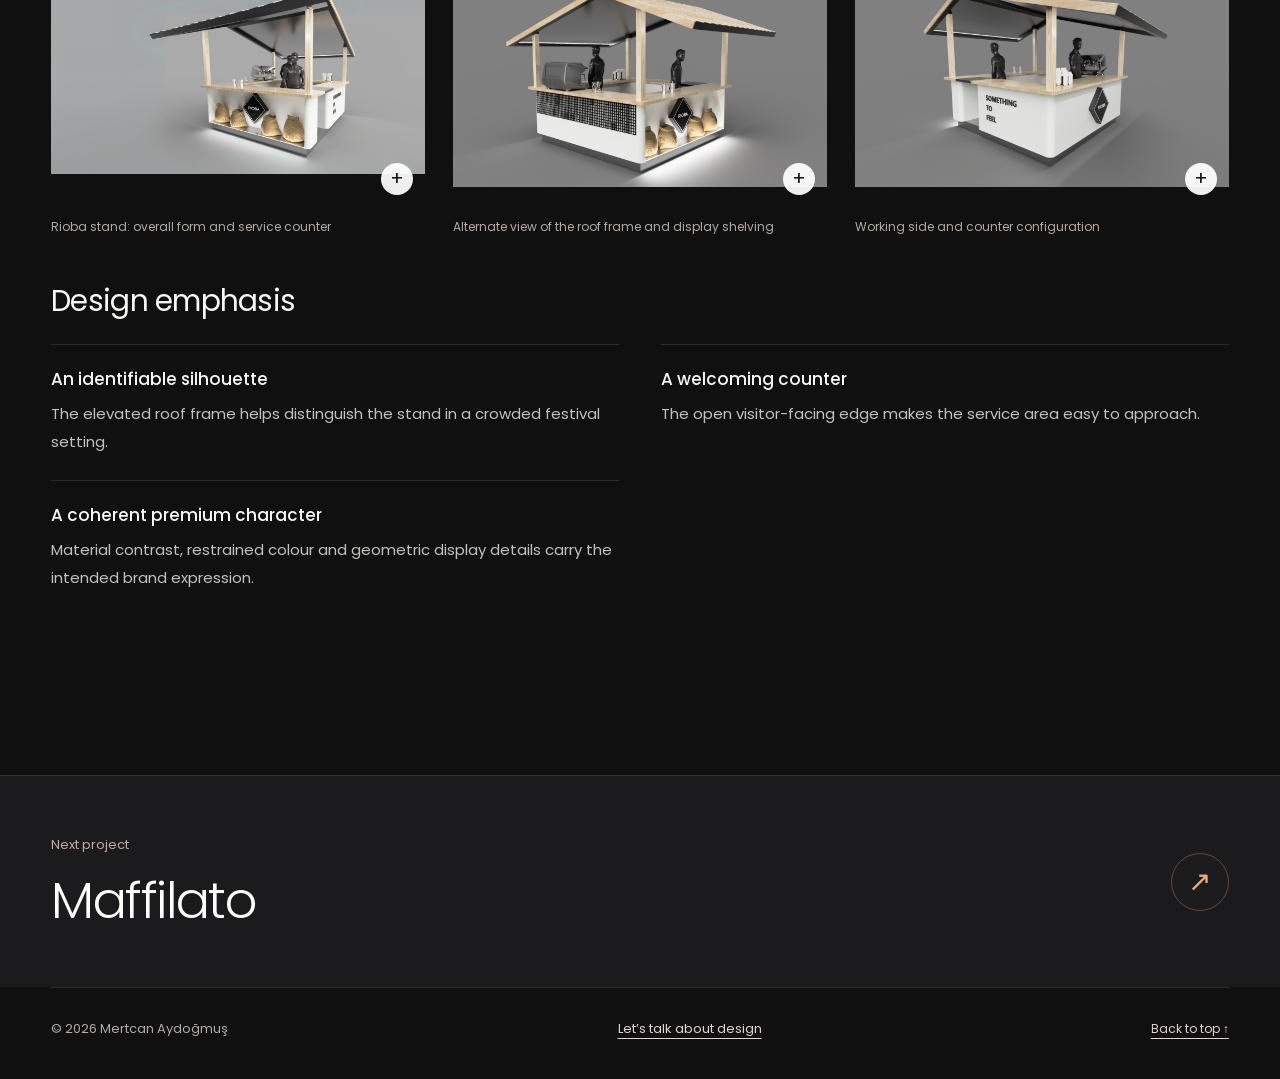
<file: prodesign.html>
<!doctype html>
<html lang="en"><head><meta charset="UTF-8"><meta name="viewport" content="width=device-width,initial-scale=1"><meta name="description" content="A selection of stand, pop-up store and café concepts developed during my internship at ProDesign."><title>ProDesign — Mertcan Aydoğmuş</title><link rel="stylesheet" href="styles.css"><link rel="stylesheet" href="portfolio-theme.css"><link rel="stylesheet" href="product.css"><link rel="stylesheet" href="product-dark.css"><script src="script.js" defer></script><script src="product.js" defer></script><script src="home-background.js" defer></script>
<link rel="icon" href="assets/favicon-orange.ico" sizes="any">
<link rel="icon" type="image/png" sizes="32x32" href="assets/favicon-orange-32.png">
<link rel="apple-touch-icon" sizes="180x180" href="assets/apple-touch-icon-orange.png">
</head><body class="product-case portfolio-shell case-dark"><div class="ambient" data-portfolio-background aria-hidden="true"></div><a class="skip-link" href="#main">Skip to content</a><header class="site-header"><a class="wordmark" href="index.html#home">MERTCAN AYDOĞMUŞ</a><nav aria-label="Main navigation"><a href="index.html#about">About</a><span aria-hidden="true">/</span><a href="index.html#projects" aria-current="page">Projects</a><span aria-hidden="true">/</span><a href="resume.html">Resume</a><span aria-hidden="true">/</span><a href="mailto:m.aydogmus58@gmail.com" data-contact>Contact</a></nav></header><main id="main"><div class="case-intro wrap"><a class="breadcrumb" href="index.html#projects">← All projects</a><div class="case-title-row"><h1>ProDesign</h1><p class="summary">A selection of stand, pop-up store and café concepts developed during my internship at ProDesign.</p></div><div class="project-facts"><div><span>Context</span>ProDesign · Design internship</div><div><span>Projects</span>Alsancak Café, Puma &amp; Rioba</div><div><span>Scope</span>Spatial concepts, brand expression &amp; visualisation</div></div></div><div class="feature-cover prodesign"><img src="assets/visual-39-00.webp" alt="Brand experiences translated into physical spaces." fetchpriority="high" width="2488" height="1469" style="--asset-max:2488px"></div><nav class="study-nav" aria-label="Project sections"><div class="wrap"><a class="study-name" href="#main">ProDesign</a><a href="#overview">Overview</a><a href="#alsancak">Alsancak Café</a><a href="#puma">Puma concept</a><a href="#refinement">Puma final</a><a href="#rioba">Rioba</a></div></nav><div class="wrap"><section class="study-section" id="overview"><div class="section-opening"><h2>Different brands, different spatial needs.</h2><div><p>These projects were developed during my internship at ProDesign. The collection includes a café exterior, an initial and refined Puma pop-up proposal, and a Rioba coffee-festival stand. Each translates a different brief into a physical environment through form, display, lighting and visualisation.</p></div></div><div class="study-gallery "><figure class="study-image "><a href="assets/visual-36-01.webp" data-zoom aria-label="Enlarge: Alsancak Café exterior"><img src="assets/visual-36-01.webp" alt="Alsancak Café exterior" loading="lazy" decoding="async" width="1651" height="929" style="--asset-max:1651px"><span class="zoom-hint" aria-hidden="true">+</span></a><figcaption>Alsancak Café exterior</figcaption></figure><figure class="study-image "><a href="assets/visual-36-03.webp" data-zoom aria-label="Enlarge: Puma modular retail concept"><img src="assets/visual-36-03.webp" alt="Puma modular retail concept" loading="lazy" decoding="async" width="2296" height="1292" style="--asset-max:2296px"><span class="zoom-hint" aria-hidden="true">+</span></a><figcaption>Puma modular retail concept</figcaption></figure><figure class="study-image "><a href="assets/visual-36-00.webp" data-zoom aria-label="Enlarge: Rioba coffee-festival stand"><img src="assets/visual-36-00.webp" alt="Rioba coffee-festival stand" loading="lazy" decoding="async" width="1920" height="1080" style="--asset-max:1920px"><span class="zoom-hint" aria-hidden="true">+</span></a><figcaption>Rioba coffee-festival stand</figcaption></figure><figure class="study-image cutout"><a href="assets/visual-36-02.webp" data-zoom aria-label="Enlarge: Additional branded counter concept from the internship collection"><img src="assets/visual-36-02.webp" alt="Additional branded counter concept from the internship collection" loading="lazy" decoding="async" width="1920" height="1080" style="--asset-max:1920px"><span class="zoom-hint" aria-hidden="true">+</span></a><figcaption>Additional branded counter concept from the internship collection</figcaption></figure></div></section><section class="study-section" id="alsancak"><div class="section-opening"><h2>Alsancak Café: a welcoming exterior.</h2><div><p>The brief was to create a warm, cosy exterior that encourages people to relax and enjoy their time. The design combines outdoor seating with a consistent canopy and lighting treatment across the café frontage.</p><p>The renders show tables and stools along the façade, a covered edge and wall lighting that establishes the atmosphere. Overall and close-up views explore how the street-facing space reads from a distance and feels at seating level.</p></div></div><div class="study-gallery three"><figure class="study-image photo"><a href="assets/visual-37-00.webp" data-zoom aria-label="Enlarge: Overall café frontage, canopy and seating layout"><img src="assets/visual-37-00.webp" alt="Overall café frontage, canopy and seating layout" loading="lazy" decoding="async" width="2378" height="1337" style="--asset-max:2378px"><span class="zoom-hint" aria-hidden="true">+</span></a><figcaption>Overall café frontage, canopy and seating layout</figcaption></figure><figure class="study-image photo"><a href="assets/visual-37-02.webp" data-zoom aria-label="Enlarge: View along the covered outdoor seating area"><img src="assets/visual-37-02.webp" alt="View along the covered outdoor seating area" loading="lazy" decoding="async" width="1425" height="802" style="--asset-max:1425px"><span class="zoom-hint" aria-hidden="true">+</span></a><figcaption>View along the covered outdoor seating area</figcaption></figure><figure class="study-image photo"><a href="assets/visual-37-03.webp" data-zoom aria-label="Enlarge: Wall lighting, material treatment and seating detail"><img src="assets/visual-37-03.webp" alt="Wall lighting, material treatment and seating detail" loading="lazy" decoding="async" width="1425" height="802" style="--asset-max:1425px"><span class="zoom-hint" aria-hidden="true">+</span></a><figcaption>Wall lighting, material treatment and seating detail</figcaption></figure></div><div class="detail-block"><h3>Spatial emphasis</h3><div class="detail-grid"><article><h4>A continuous frontage</h4><p>Repeated canopy supports and wall elements connect the seating area into one recognisable exterior.</p></article><article><h4>An inviting atmosphere</h4><p>Warm light and the material palette support the relaxed, welcoming character described in the brief.</p></article></div></div></section><section class="study-section" id="puma"><div class="section-opening"><h2>Puma: a compact pop-up proposal.</h2><div><p>The initial proposal was developed for shopping-mall placement. It combines Puma’s bold athletic identity with modular, easily installed elements intended to create a strong presence within a limited retail footprint.</p><p>An open frame defines the stand without fully enclosing it. Clothing rails, shoe display and brand graphics occupy different faces, allowing the concept to be understood from more than one approach.</p></div></div><div class="study-gallery three"><figure class="study-image "><a href="assets/visual-38-00.webp" data-zoom aria-label="Enlarge: Initial Puma pop-up: overall structure and display faces"><img src="assets/visual-38-00.webp" alt="Initial Puma pop-up: overall structure and display faces" loading="lazy" decoding="async" width="2296" height="1292" style="--asset-max:2296px"><span class="zoom-hint" aria-hidden="true">+</span></a><figcaption>Initial Puma pop-up: overall structure and display faces</figcaption></figure><figure class="study-image "><a href="assets/visual-38-02.webp" data-zoom aria-label="Enlarge: Apparel display and rear approach"><img src="assets/visual-38-02.webp" alt="Apparel display and rear approach" loading="lazy" decoding="async" width="1608" height="905" style="--asset-max:1608px"><span class="zoom-hint" aria-hidden="true">+</span></a><figcaption>Apparel display and rear approach</figcaption></figure><figure class="study-image "><a href="assets/visual-38-03.webp" data-zoom aria-label="Enlarge: Brand graphics and integrated display detail"><img src="assets/visual-38-03.webp" alt="Brand graphics and integrated display detail" loading="lazy" decoding="async" width="1536" height="864" style="--asset-max:1536px"><span class="zoom-hint" aria-hidden="true">+</span></a><figcaption>Brand graphics and integrated display detail</figcaption></figure></div><div class="detail-block"><h3>Initial concept priorities</h3><div class="detail-grid"><article><h4>Modularity</h4><p>Develop a compact, easily installed spatial structure appropriate to a temporary retail setting.</p></article><article><h4>Visual impact</h4><p>Use a bold frame, graphic surfaces and visible product to express the brand in a shared mall environment.</p></article><article><h4>Multiple display faces</h4><p>Distribute apparel and footwear across the stand rather than relying on one front-facing elevation.</p></article></div></div></section><section class="study-section" id="refinement"><div class="section-opening"><h2>Puma: refinement through brand feedback.</h2><div><p>The final version was refined in response to the brand’s feedback, with visibility, functionality and fit with the retail strategy as the stated priorities.</p><p>The developed proposal has a more open, walk-in arrangement. A branded overhead frame, perimeter product display, central presentation unit and green floor define the retail area. The surrounding perspective illustrates how the stand reads within a larger interior.</p></div></div><div class="study-gallery "><figure class="study-image photo"><a href="assets/visual-39-00.webp" data-zoom aria-label="Enlarge: Final Puma proposal in an interior setting"><img src="assets/visual-39-00.webp" alt="Final Puma proposal in an interior setting" loading="lazy" decoding="async" width="2488" height="1469" style="--asset-max:2488px"><span class="zoom-hint" aria-hidden="true">+</span></a><figcaption>Final Puma proposal in an interior setting</figcaption></figure><figure class="study-image cutout"><a href="assets/visual-39-04.webp" data-zoom aria-label="Enlarge: Overhead view of the final retail arrangement"><img src="assets/visual-39-04.webp" alt="Overhead view of the final retail arrangement" loading="lazy" decoding="async" width="1247" height="702" style="--asset-max:1247px"><span class="zoom-hint" aria-hidden="true">+</span></a><figcaption>Overhead view of the final retail arrangement</figcaption></figure><figure class="study-image photo"><a href="assets/visual-39-02.webp" data-zoom aria-label="Enlarge: Perimeter apparel and footwear display"><img src="assets/visual-39-02.webp" alt="Perimeter apparel and footwear display" loading="lazy" decoding="async" width="1069" height="602" style="--asset-max:1069px"><span class="zoom-hint" aria-hidden="true">+</span></a><figcaption>Perimeter apparel and footwear display</figcaption></figure><figure class="study-image photo"><a href="assets/visual-39-03.webp" data-zoom aria-label="Enlarge: Central display and brand communication"><img src="assets/visual-39-03.webp" alt="Central display and brand communication" loading="lazy" decoding="async" width="1247" height="702" style="--asset-max:1247px"><span class="zoom-hint" aria-hidden="true">+</span></a><figcaption>Central display and brand communication</figcaption></figure></div><div class="detail-block"><h3>Development visible across the proposals</h3><div class="table-scroll" tabindex="0" role="region" aria-label="Development visible across the proposals"><table><thead><tr><th scope="col">Initial proposal</th><th scope="col">Refined proposal</th></tr></thead><tbody><tr><th scope="row">A compact display structure organised around several exterior faces.</th><td>A walk-in retail area with an open perimeter and clearer internal circulation.</td></tr><tr><th scope="row">Product and graphics concentrated within a small modular frame.</th><td>Product displays distributed around the perimeter with an additional central presentation element.</td></tr><tr><th scope="row">Strong visual impact through contrasting graphics and structural edges.</th><td>A continuous overhead identity and defined floor area establish a larger, cohesive brand space.</td></tr></tbody></table></div></div></section><section class="study-section" id="rioba"><div class="section-opening"><h2>Rioba: a stand for the coffee festival.</h2><div><p>The Rioba stand was developed for a coffee festival, with the aim of expressing a premium identity while remaining inviting and functional in a competitive event environment.</p><p>A roof-like frame establishes a visible silhouette above the service counter. Faceted shelving on the visitor-facing side, a clear working surface and the coffee equipment organise the stand at counter level. Alternate perspectives document the service side and the overall structural composition.</p></div></div><div class="study-gallery three"><figure class="study-image "><a href="assets/visual-40-00.webp" data-zoom aria-label="Enlarge: Rioba stand: overall form and service counter"><img src="assets/visual-40-00.webp" alt="Rioba stand: overall form and service counter" loading="lazy" decoding="async" width="2727" height="1343" style="--asset-max:2727px"><span class="zoom-hint" aria-hidden="true">+</span></a><figcaption>Rioba stand: overall form and service counter</figcaption></figure><figure class="study-image "><a href="assets/visual-40-02.webp" data-zoom aria-label="Enlarge: Alternate view of the roof frame and display shelving"><img src="assets/visual-40-02.webp" alt="Alternate view of the roof frame and display shelving" loading="lazy" decoding="async" width="1344" height="756" style="--asset-max:1344px"><span class="zoom-hint" aria-hidden="true">+</span></a><figcaption>Alternate view of the roof frame and display shelving</figcaption></figure><figure class="study-image "><a href="assets/visual-40-03.webp" data-zoom aria-label="Enlarge: Working side and counter configuration"><img src="assets/visual-40-03.webp" alt="Working side and counter configuration" loading="lazy" decoding="async" width="1344" height="756" style="--asset-max:1344px"><span class="zoom-hint" aria-hidden="true">+</span></a><figcaption>Working side and counter configuration</figcaption></figure></div><div class="detail-block"><h3>Design emphasis</h3><div class="detail-grid"><article><h4>An identifiable silhouette</h4><p>The elevated roof frame helps distinguish the stand in a crowded festival setting.</p></article><article><h4>A welcoming counter</h4><p>The open visitor-facing edge makes the service area easy to approach.</p></article><article><h4>A coherent premium character</h4><p>Material contrast, restrained colour and geometric display details carry the intended brand expression.</p></article></div></div></section></div><div class="next-work"><a class="wrap" href="espresso.html"><div><small>Next project</small><h2>Maffilato</h2></div><span class="open-icon" aria-hidden="true">↗</span></a></div></main><footer class="product-footer wrap"><p>© 2026 Mertcan Aydoğmuş</p><a href="mailto:m.aydogmus58@gmail.com">Let’s talk about design</a><a href="#main" class="back-top-link">Back to top ↑</a></footer></body></html>
</file>
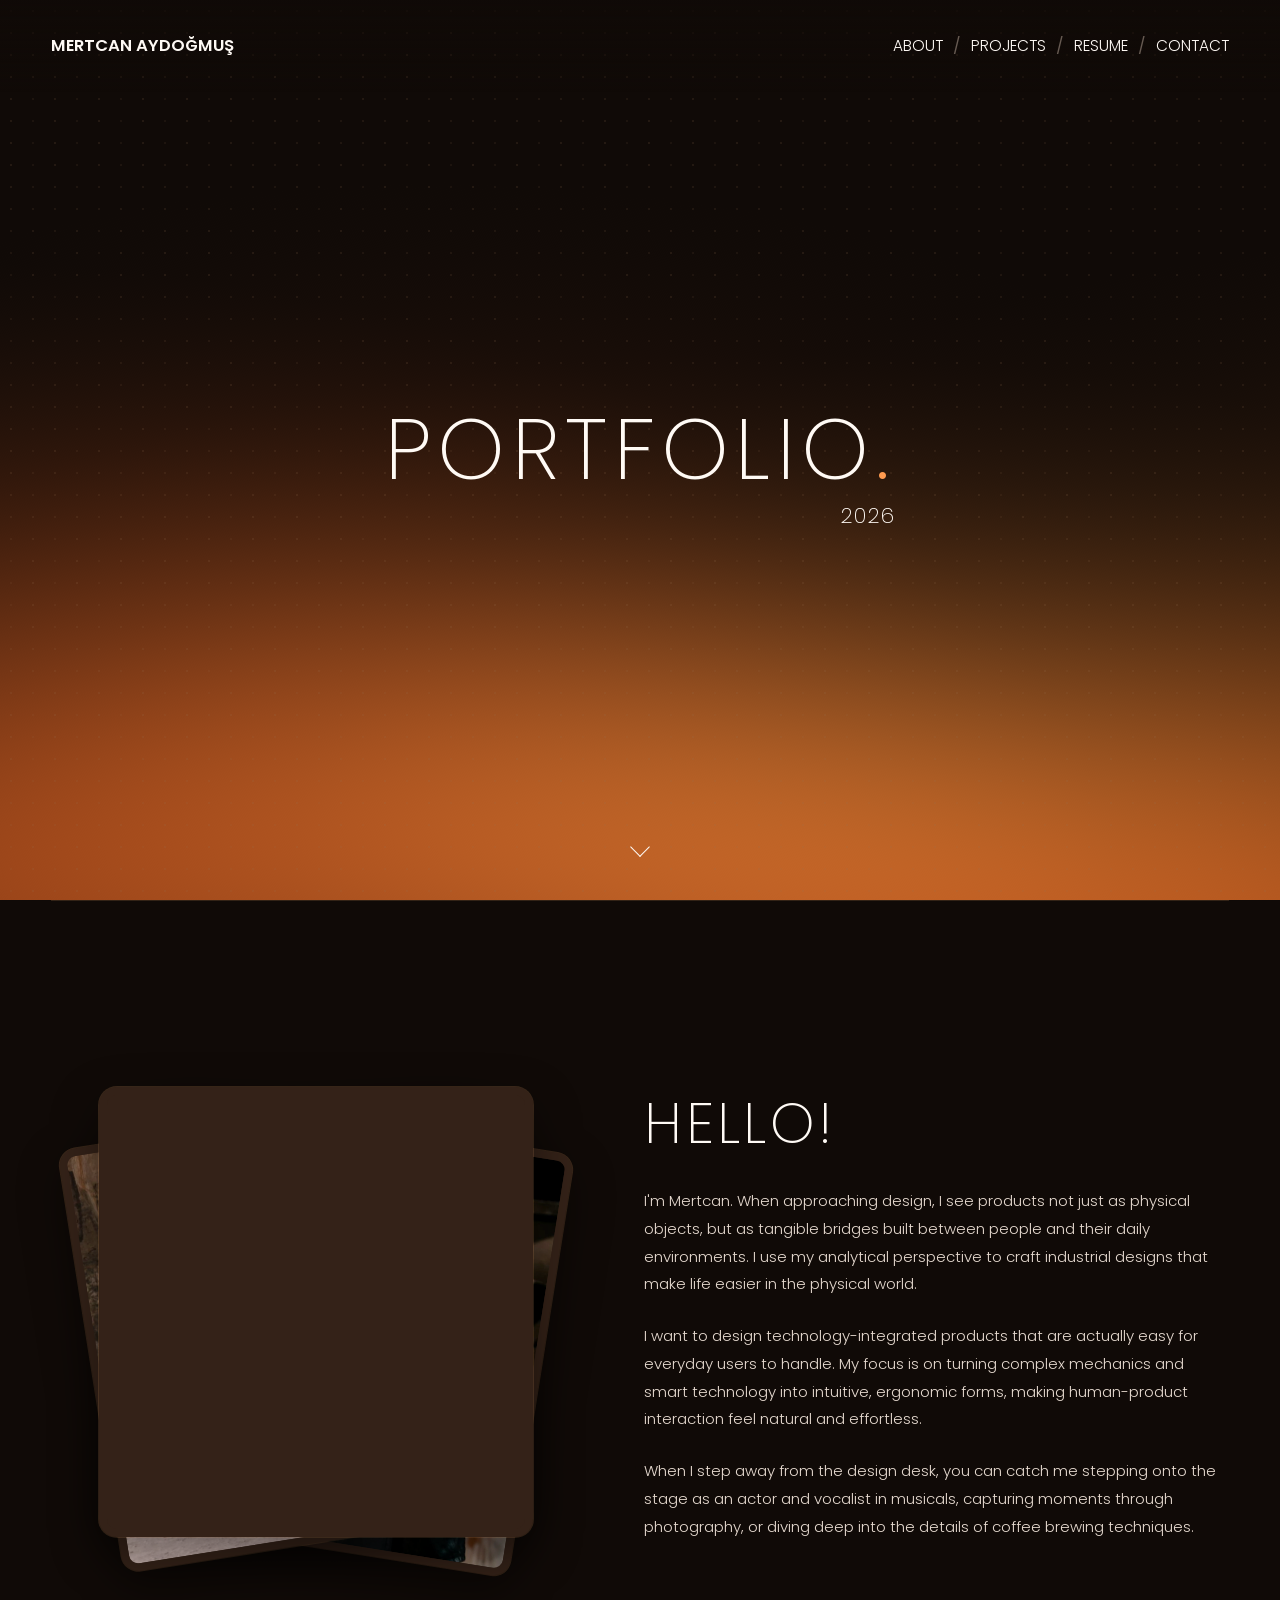
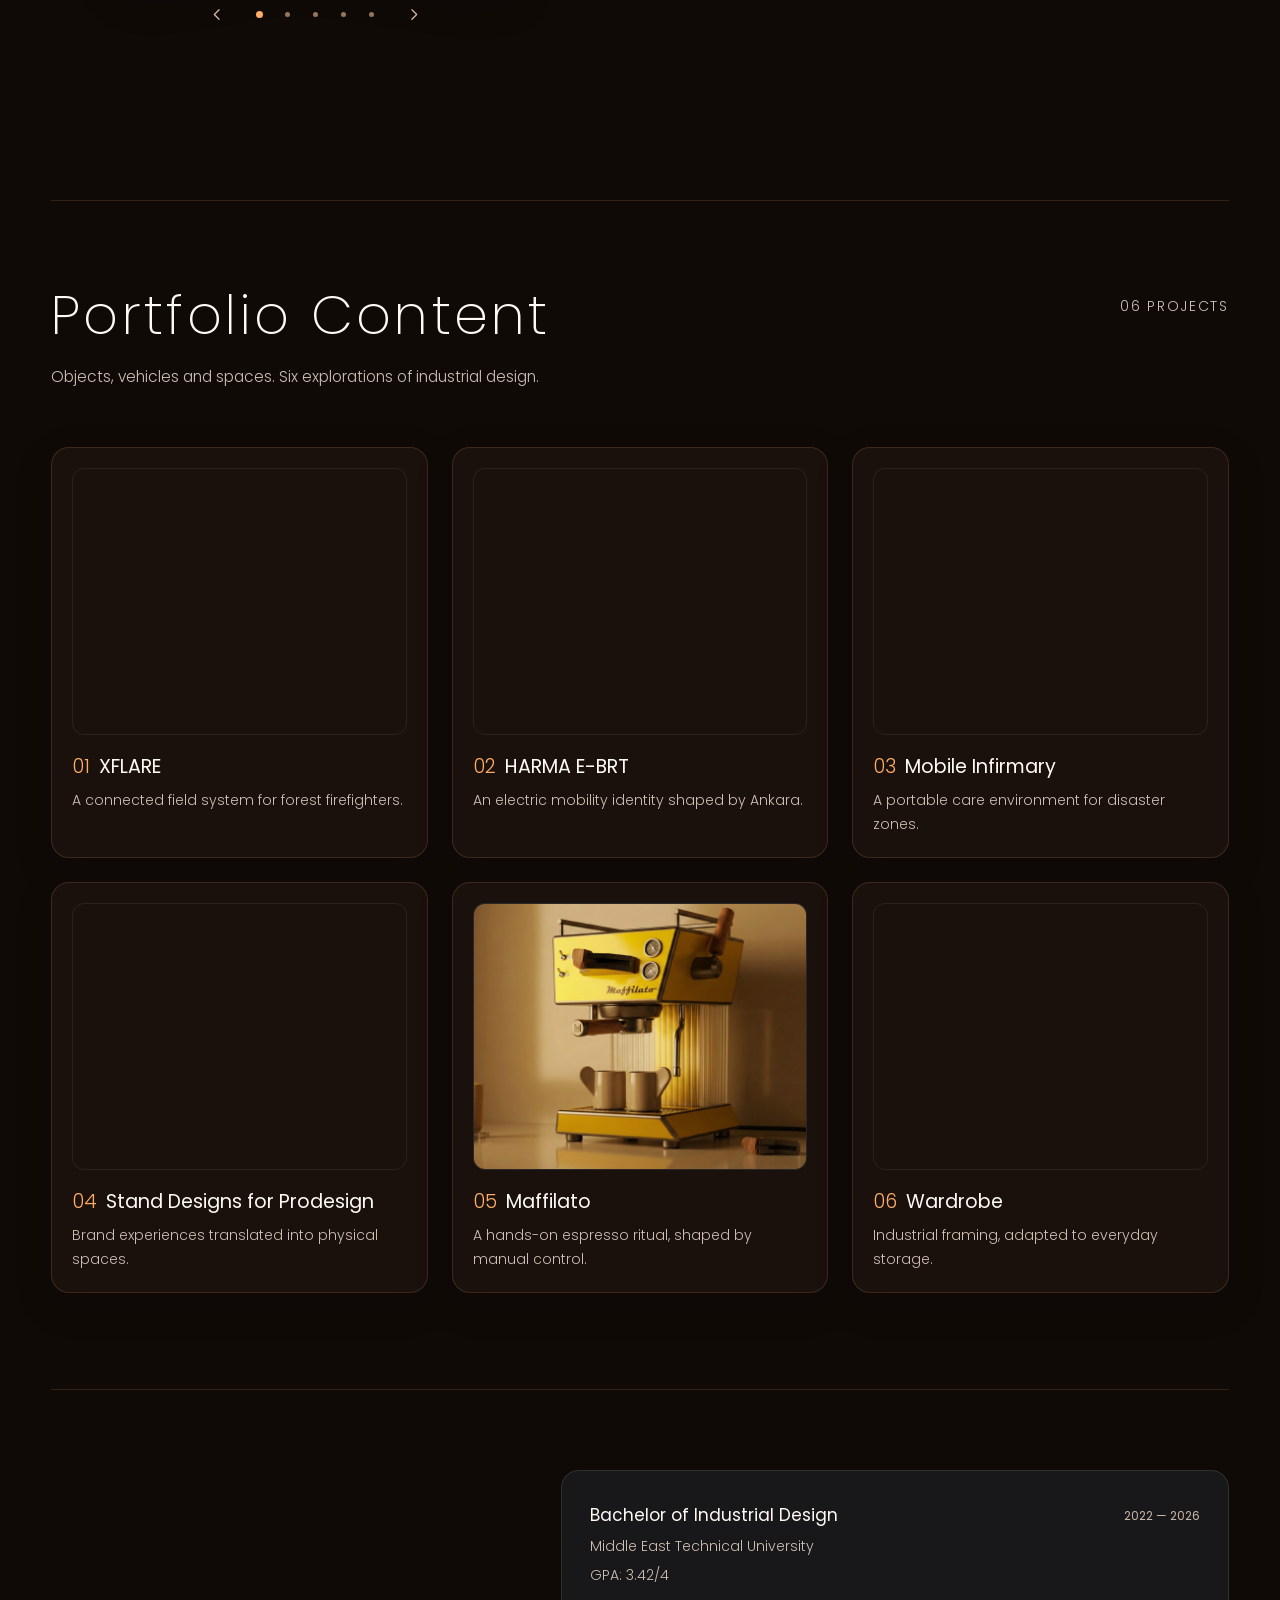
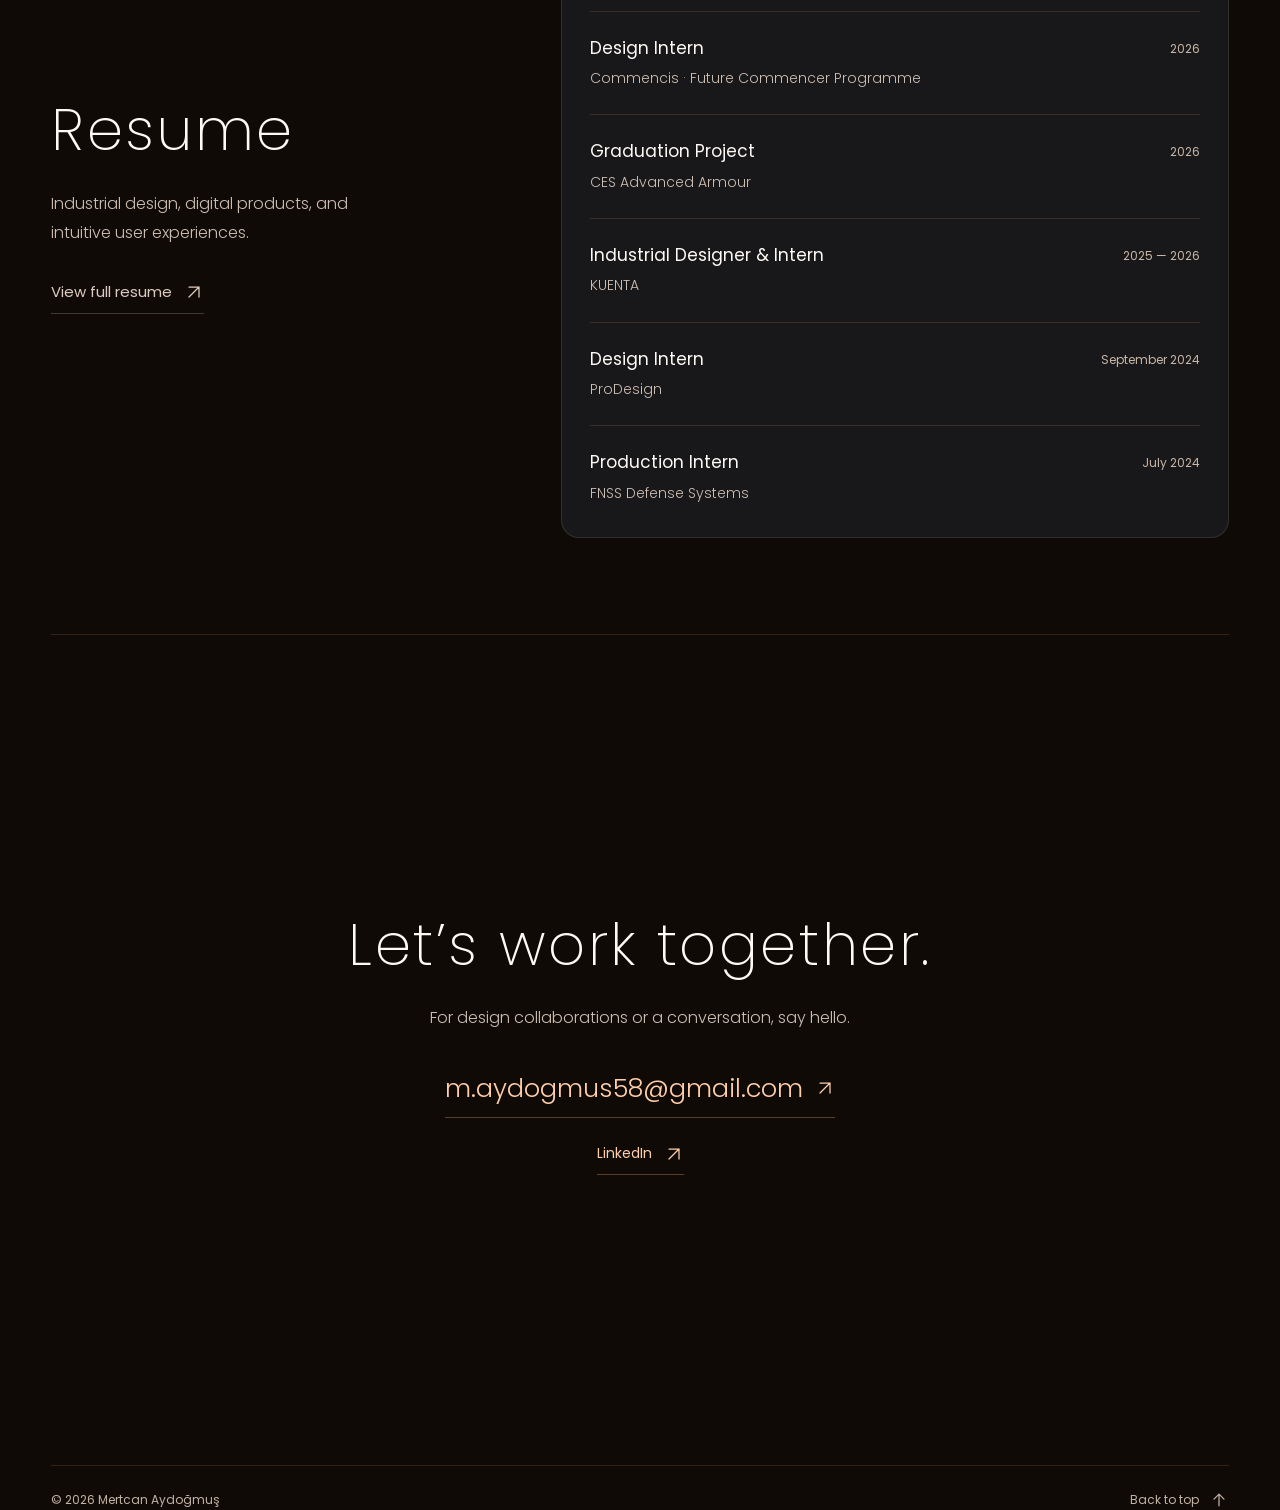
<file: projects.html>
<!doctype html><html lang="en"><head><meta charset="UTF-8"><meta name="viewport" content="width=device-width,initial-scale=1"><meta http-equiv="refresh" content="0; url=index.html#projects"><title>Projects — Mertcan Aydoğmuş</title>
<link rel="icon" href="assets/favicon-orange.ico" sizes="any">
<link rel="icon" type="image/png" sizes="32x32" href="assets/favicon-orange-32.png">
<link rel="apple-touch-icon" sizes="180x180" href="assets/apple-touch-icon-orange.png">
</head><body><p><a href="index.html#projects">View product design projects</a></p></body></html>
</file>
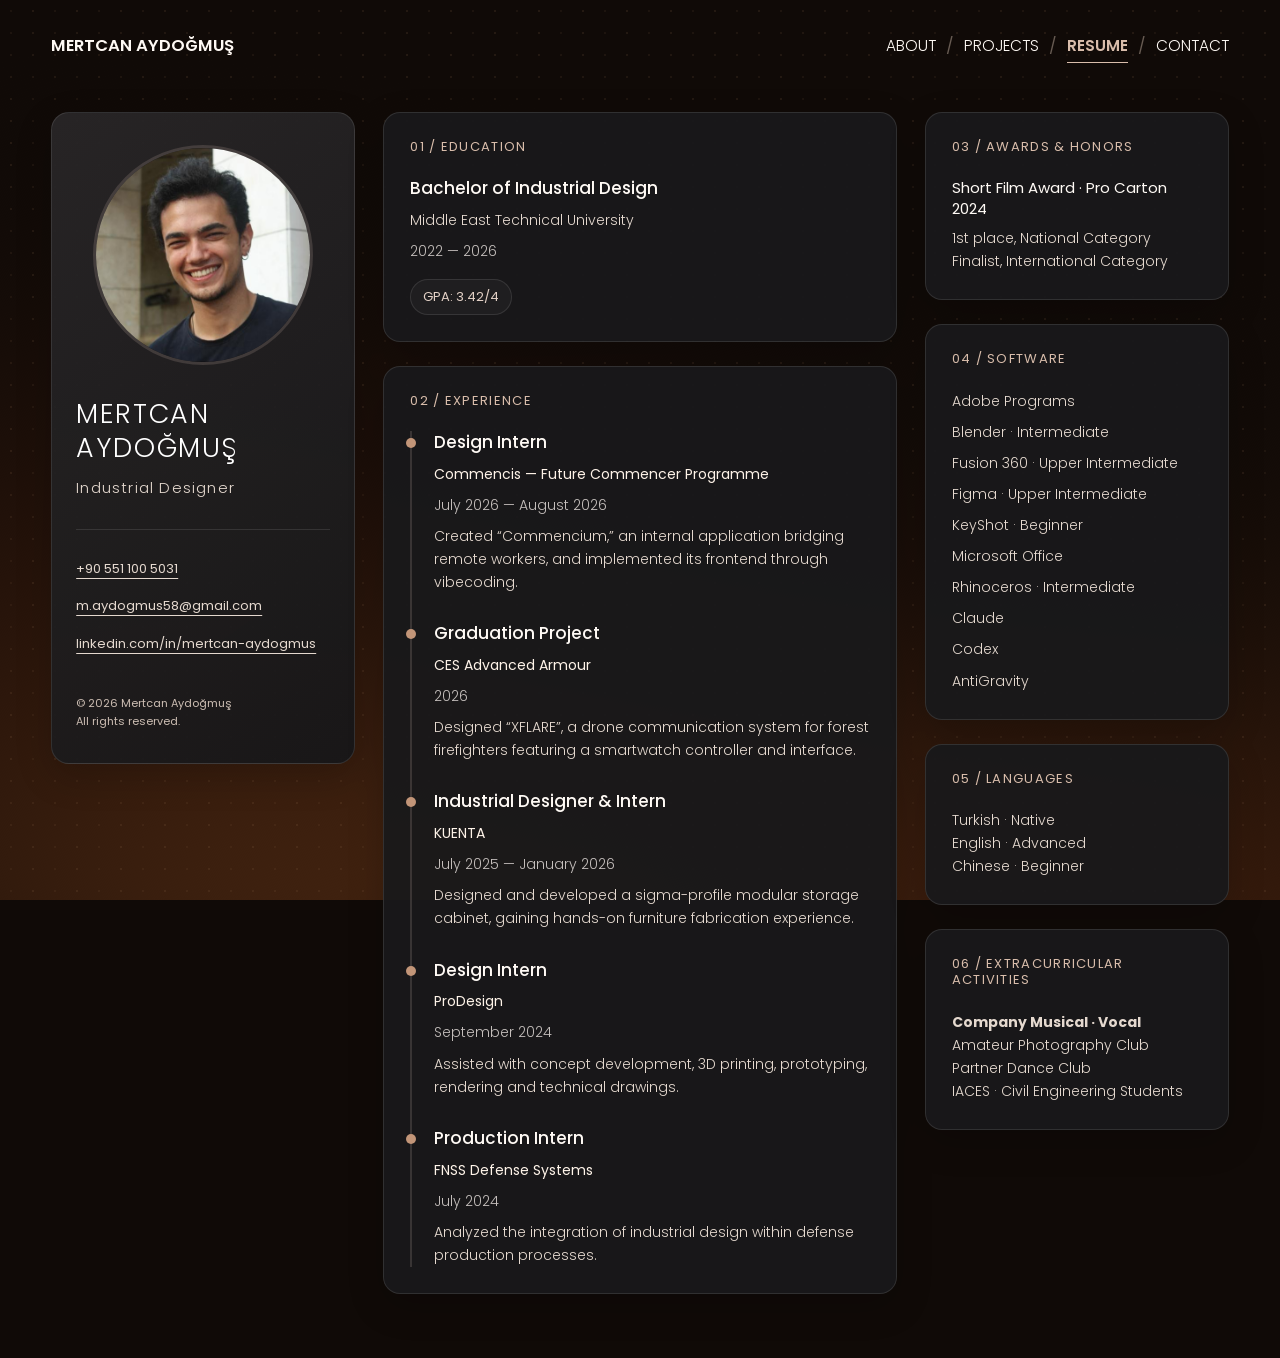
<file: resume.html>
<!doctype html>
<html lang="en">
<head>
<meta charset="UTF-8">
<meta name="viewport" content="width=device-width,initial-scale=1">
<meta name="description" content="Mertcan Aydoğmuş — Resume. Industrial design and digital product portfolio.">
<title>Resume — Mertcan Aydoğmuş</title>
<link rel="preload" href="assets/poppins-200.ttf" as="font" type="font/ttf" crossorigin>
<link rel="stylesheet" href="styles.css">
<link rel="stylesheet" href="portfolio-theme.css">
<script src="script.js" defer></script>
<script src="home-background.js" defer></script>
<link rel="icon" href="assets/favicon-orange.ico" sizes="any">
<link rel="icon" type="image/png" sizes="32x32" href="assets/favicon-orange-32.png">
<link rel="apple-touch-icon" sizes="180x180" href="assets/apple-touch-icon-orange.png">
</head>
<body class="resume portfolio-shell"><div class="ambient" data-portfolio-background aria-hidden="true"></div><a class="skip-link" href="#main">Skip to content</a><header class="site-header"><a class="wordmark" href="index.html">MERTCAN AYDOĞMUŞ</a><nav aria-label="Main navigation"><a href="about.html">About</a><span aria-hidden="true">/</span><a href="index.html#projects">Projects</a><span aria-hidden="true">/</span><a href="resume.html" aria-current="page">Resume</a><span aria-hidden="true">/</span><a href="mailto:m.aydogmus58@gmail.com">Contact</a></nav></header><main id="main" class="about-layout wrap"><aside class="profile"><div class="portrait"><img src="assets/147-2239-ab898.png" alt="Mertcan Aydoğmuş" class="" loading="lazy" decoding="async"></div><h1>MERTCAN<br>AYDOĞMUŞ</h1><p class="job-title">Industrial Designer</p><address><a href="tel:+905511005031">+90 551 100 5031</a><a href="mailto:m.aydogmus58@gmail.com">m.aydogmus58@gmail.com</a><a href="https://www.linkedin.com/in/mertcan-aydogmus" target="_blank" rel="noopener noreferrer">linkedin.com/in/mertcan-aydogmus</a></address><p class="copyright">© 2026 Mertcan Aydoğmuş<br>All rights reserved.</p></aside><div class="cv-main"><section class="cv-card"><h2>01 / Education</h2><h3>Bachelor of Industrial Design</h3><p>Middle East Technical University</p><p class="muted">2022 — 2026</p><span class="tag">GPA: 3.42/4</span></section><section class="cv-card"><h2>02 / Experience</h2><div class="timeline"><article><h3>Design Intern</h3><p class="company">Commencis — Future Commencer Programme</p><p class="muted">July 2026 — August 2026</p><p>Created “Commencium,” an internal application bridging remote workers, and implemented its frontend through vibecoding.</p></article><article><h3>Graduation Project</h3><p class="company">CES Advanced Armour</p><p class="muted">2026</p><p>Designed “XFLARE”, a drone communication system for forest firefighters featuring a smartwatch controller and interface.</p></article><article><h3>Industrial Designer & Intern</h3><p class="company">KUENTA</p><p class="muted">July 2025 — January 2026</p><p>Designed and developed a sigma-profile modular storage cabinet, gaining hands-on furniture fabrication experience.</p></article><article><h3>Design Intern</h3><p class="company">ProDesign</p><p class="muted">September 2024</p><p>Assisted with concept development, 3D printing, prototyping, rendering and technical drawings.</p></article><article><h3>Production Intern</h3><p class="company">FNSS Defense Systems</p><p class="muted">July 2024</p><p>Analyzed the integration of industrial design within defense production processes.</p></article></div></section></div><div class="cv-side"><section class="cv-card"><h2>03 / Awards &amp; honors</h2><h3 class="award-title">Short Film Award · Pro Carton 2024</h3><p>1st place, National Category<br>Finalist, International Category</p></section><section class="cv-card"><h2>04 / Software</h2><ul class="plain-list"><li>Adobe Programs</li><li>Blender · Intermediate</li><li>Fusion 360 · Upper Intermediate</li><li>Figma · Upper Intermediate</li><li>KeyShot · Beginner</li><li>Microsoft Office</li><li>Rhinoceros · Intermediate</li><li>Claude</li><li>Codex</li><li>AntiGravity</li></ul></section><section class="cv-card"><h2>05 / Languages</h2><p>Turkish · Native<br>English · Advanced<br>Chinese · Beginner</p></section><section class="cv-card"><h2>06 / Extracurricular activities</h2><p><strong>Company Musical · Vocal</strong><br>Amateur Photography Club<br>Partner Dance Club<br>IACES · Civil Engineering Students</p></section></div></main></body>
</html>
</file>
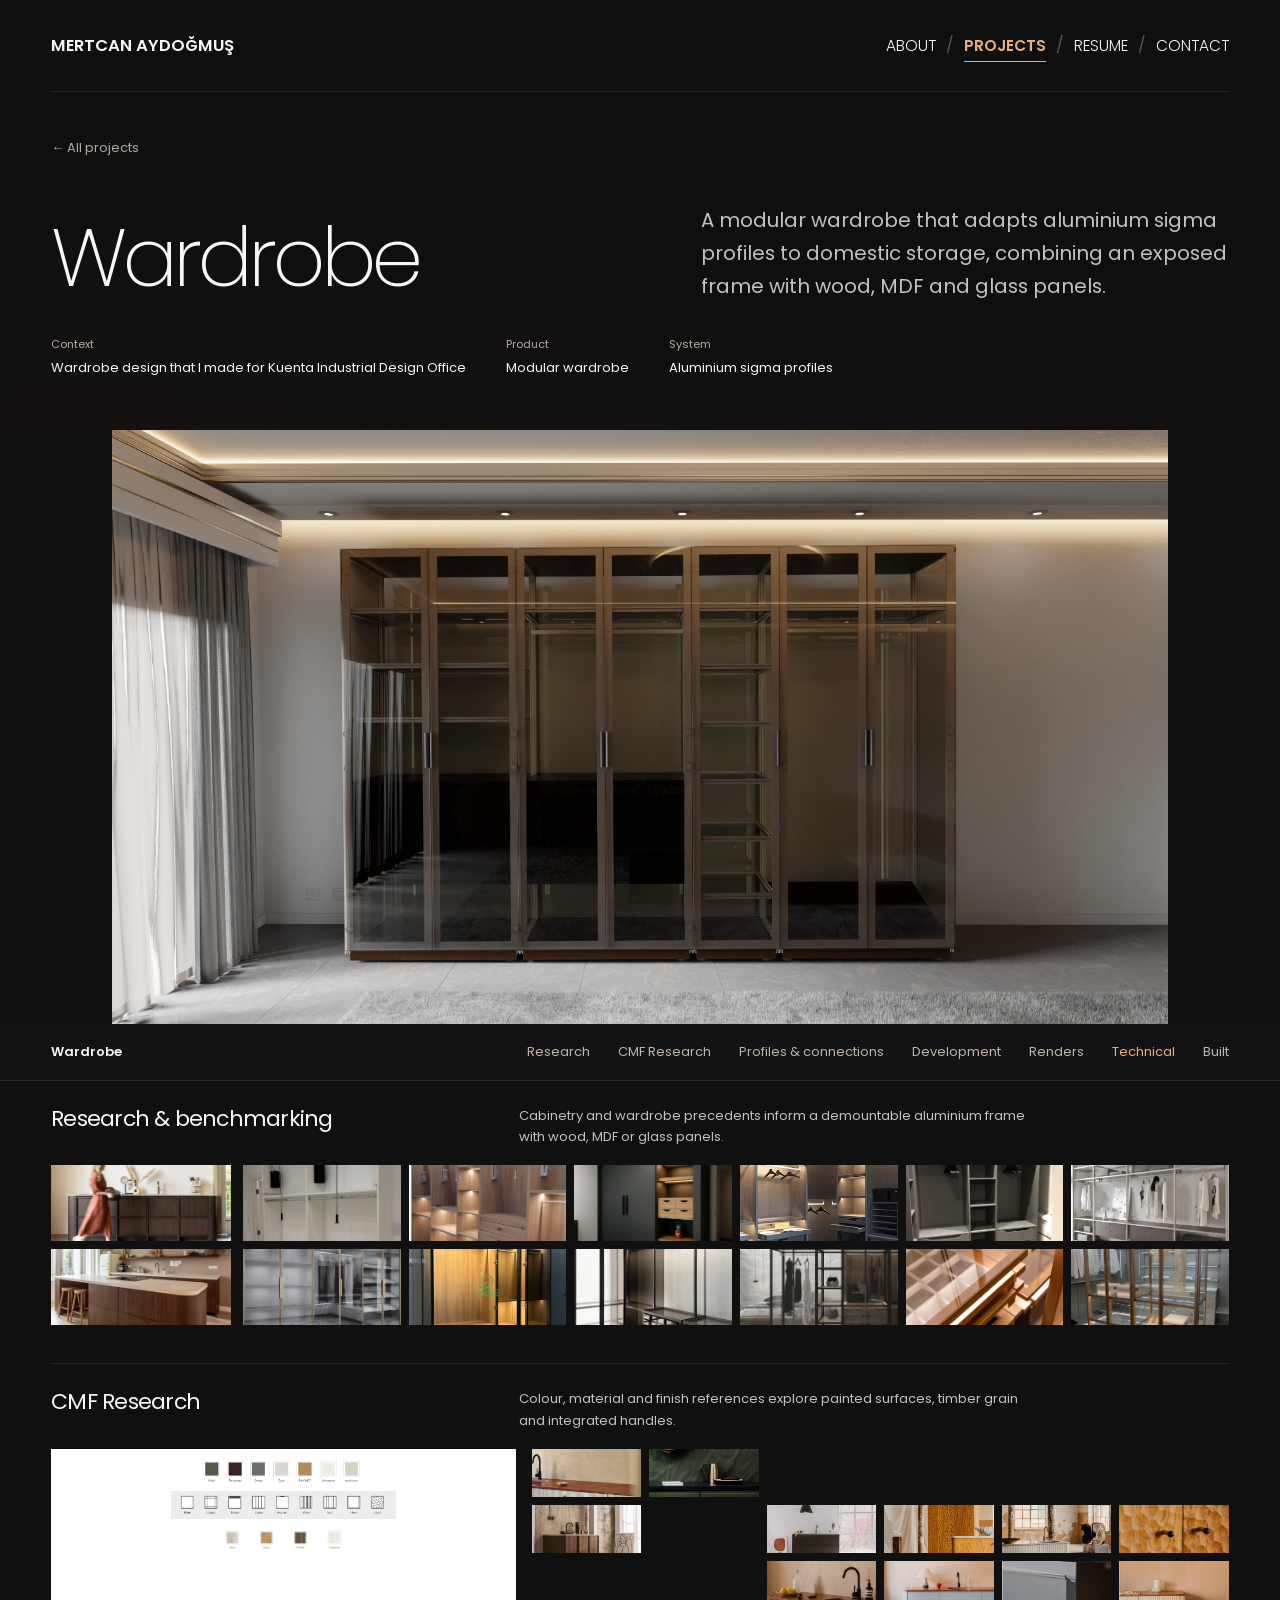
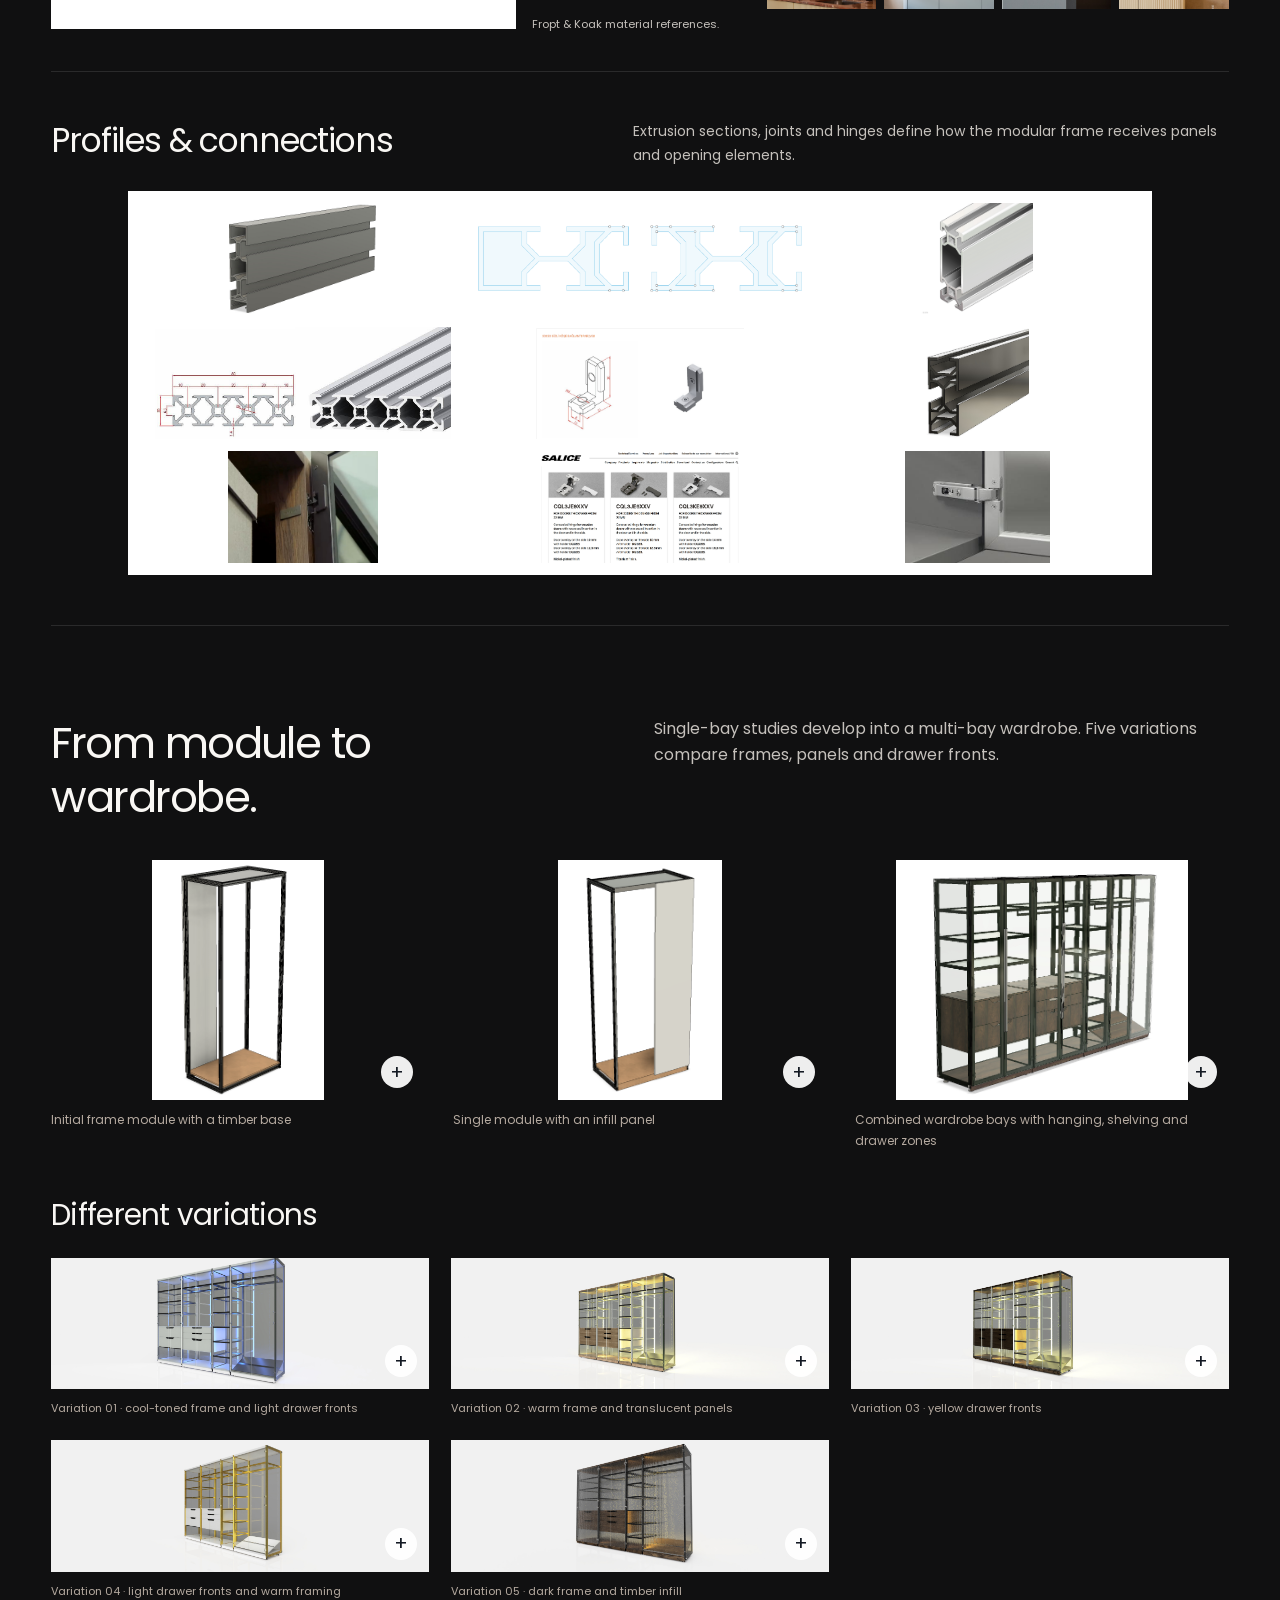
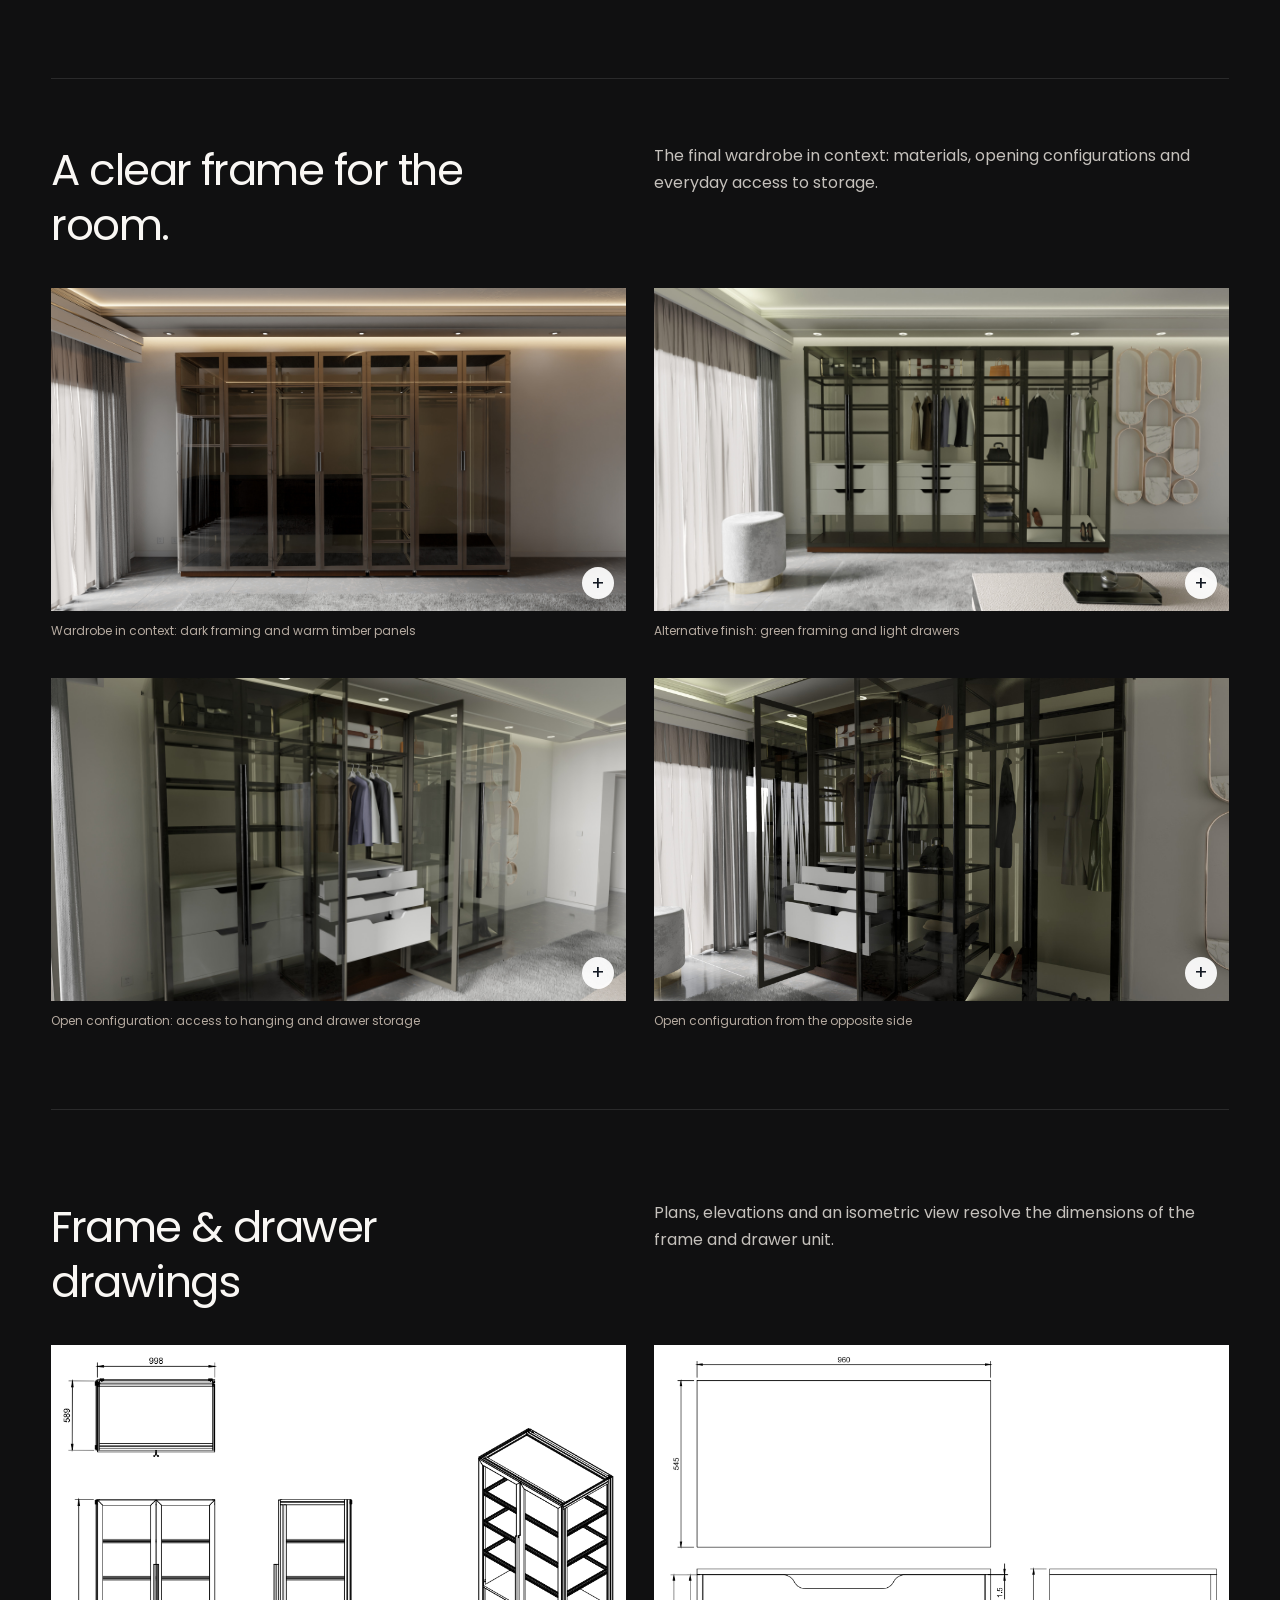
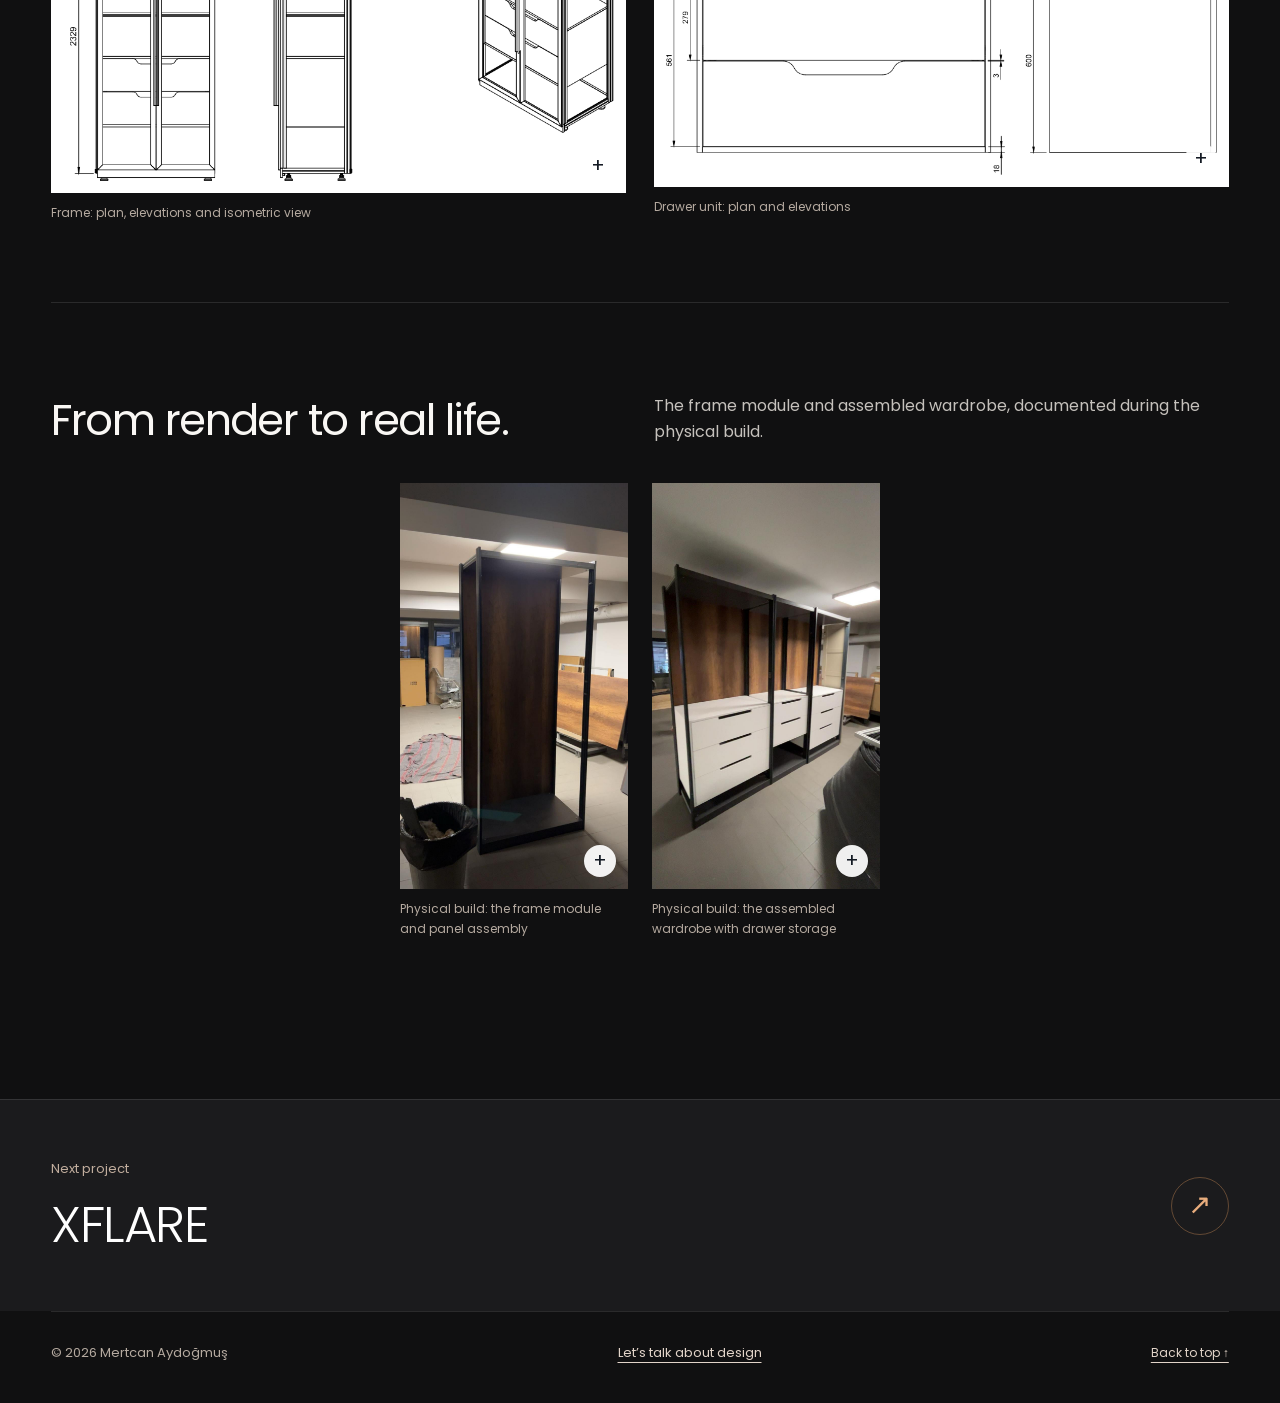
<file: sigma-wardrobe.html>
<!doctype html>
<html lang="en"><head><meta charset="UTF-8"><meta name="viewport" content="width=device-width,initial-scale=1"><meta name="description" content="A modular wardrobe that adapts aluminium sigma profiles to domestic storage, combining an exposed frame with wood, MDF and glass panels."><title>Wardrobe — Mertcan Aydoğmuş</title><link rel="stylesheet" href="styles.css"><link rel="stylesheet" href="portfolio-theme.css"><link rel="stylesheet" href="product.css"><link rel="stylesheet" href="product-dark.css"><link rel="stylesheet" href="sigma.css"><script src="script.js" defer></script><script src="product.js" defer></script><script src="home-background.js" defer></script>
<link rel="icon" href="assets/favicon-orange.ico" sizes="any">
<link rel="icon" type="image/png" sizes="32x32" href="assets/favicon-orange-32.png">
<link rel="apple-touch-icon" sizes="180x180" href="assets/apple-touch-icon-orange.png">
</head><body class="product-case portfolio-shell case-dark sigma-case"><div class="ambient" data-portfolio-background aria-hidden="true"></div><a class="skip-link" href="#main">Skip to content</a><header class="site-header"><a class="wordmark" href="index.html#home">MERTCAN AYDOĞMUŞ</a><nav aria-label="Main navigation"><a href="index.html#about">About</a><span aria-hidden="true">/</span><a href="index.html#projects" aria-current="page">Projects</a><span aria-hidden="true">/</span><a href="resume.html">Resume</a><span aria-hidden="true">/</span><a href="mailto:m.aydogmus58@gmail.com" data-contact>Contact</a></nav></header><main id="main"><div class="case-intro wrap"><a class="breadcrumb" href="index.html#projects">← All projects</a><div class="case-title-row"><h1>Wardrobe</h1><p class="summary">A modular wardrobe that adapts aluminium sigma profiles to domestic storage, combining an exposed frame with wood, MDF and glass panels.</p></div><div class="project-facts"><div><span>Context</span>Wardrobe design that I made for Kuenta Industrial Design Office</div><div><span>Product</span>Modular wardrobe</div><div><span>System</span>Aluminium sigma profiles</div></div></div><div class="feature-cover sigma-wardrobe"><img src="assets/sigma/source-75.jpg" alt="Industrial framing, adapted to everyday storage." fetchpriority="high" width="5990" height="3369" style="--asset-max:5990px"></div><nav class="study-nav" aria-label="Project sections"><div class="wrap"><a class="study-name" href="#main">Wardrobe</a><a href="#research">Research</a><a href="#cmf">CMF Research</a><a href="#structure">Profiles &amp; connections</a><a href="#development">Development</a><a href="#renders">Renders</a><a href="#technical">Technical</a><a href="#built">Built</a></div></nav><div class="wrap"><section class="study-section" id="research"><div class="section-opening"><h2>Research & benchmarking</h2><div><p>Cabinetry and wardrobe precedents inform a demountable aluminium frame with wood, MDF or glass panels.</p></div></div><div class="study-gallery "></div><div class="sigma-research-board"><div class="study-gallery sigma-gallery sigma-benchmark-images"><figure class="study-image"><div class="sigma-image-frame"><img src="assets/sigma/source-00.jpg" alt="Benchmark: Japandi bamboo kitchen with rounded sides and a Taj Mahal quartzite worktop" loading="lazy" decoding="async" width="1700" height="956" style="--asset-max:1700px"></div></figure><figure class="study-image"><div class="sigma-image-frame"><img src="assets/sigma/source-02.jpg" alt="Benchmark: large bamboo island with rounded ends and concealed cupboards" loading="lazy" decoding="async" width="1700" height="956" style="--asset-max:1700px"></div></figure></div><div class="sigma-reference-group"><div class="study-gallery sigma-gallery sigma-thumbnails"><figure class="study-image"><div class="sigma-image-frame"><img src="assets/sigma/source-03.jpg" alt="White panel wardrobe" loading="lazy" decoding="async" width="736" height="1165" style="--asset-max:736px"></div></figure><figure class="study-image"><div class="sigma-image-frame"><img src="assets/sigma/source-04.jpg" alt="Warm timber and integrated lighting" loading="lazy" decoding="async" width="700" height="978" style="--asset-max:700px"></div></figure><figure class="study-image"><div class="sigma-image-frame"><img src="assets/sigma/source-05.jpg" alt="Dark built-in storage" loading="lazy" decoding="async" width="736" height="736" style="--asset-max:736px"></div></figure><figure class="study-image"><div class="sigma-image-frame"><img src="assets/sigma/source-07.jpg" alt="Green dressing room" loading="lazy" decoding="async" width="600" height="600" style="--asset-max:600px"></div></figure><figure class="study-image"><div class="sigma-image-frame"><img src="assets/sigma/source-10.jpg" alt="Dark grey wardrobe" loading="lazy" decoding="async" width="736" height="981" style="--asset-max:736px"></div></figure><figure class="study-image"><div class="sigma-image-frame"><img src="assets/sigma/source-11.jpg" alt="Metal-frame open wardrobe" loading="lazy" decoding="async" width="474" height="714" style="--asset-max:474px"></div></figure><figure class="study-image"><div class="sigma-image-frame"><img src="assets/sigma/source-12.jpg" alt="Glass doors and hanging storage" loading="lazy" decoding="async" width="735" height="744" style="--asset-max:735px"></div></figure><figure class="study-image"><div class="sigma-image-frame"><img src="assets/sigma/source-13.jpg" alt="Warm glass-front storage" loading="lazy" decoding="async" width="675" height="1200" style="--asset-max:675px"></div></figure><figure class="study-image"><div class="sigma-image-frame"><img src="assets/sigma/source-16.jpg" alt="Corner glass and frame construction" loading="lazy" decoding="async" width="736" height="1005" style="--asset-max:736px"></div></figure><figure class="study-image"><div class="sigma-image-frame"><img src="assets/sigma/source-18.jpg" alt="Wood and glass within a dark frame" loading="lazy" decoding="async" width="640" height="637" style="--asset-max:640px"></div></figure><figure class="study-image"><div class="sigma-image-frame"><img src="assets/sigma/source-22.jpg" alt="Timber drawer and frame detail" loading="lazy" decoding="async" width="736" height="1104" style="--asset-max:736px"></div></figure><figure class="study-image"><div class="sigma-image-frame"><img src="assets/sigma/source-24.jpg" alt="Metal, wood and glass composition" loading="lazy" decoding="async" width="736" height="981" style="--asset-max:736px"></div></figure></div></div></div></section><section class="study-section" id="cmf"><div class="section-opening"><h2>CMF Research</h2><div><p>Colour, material and finish references explore painted surfaces, timber grain and integrated handles.</p></div></div><div class="study-gallery "></div><div class="sigma-cmf-board"><div class="study-gallery sigma-gallery sigma-palettes"><figure class="study-image"><a href="assets/sigma/source-44.png" data-zoom aria-label="Enlarge: Reference colour and material palette"><img src="assets/sigma/source-44.png" alt="Reference colour and material palette" loading="lazy" decoding="async" width="2325" height="387" style="--asset-max:2325px"><span class="zoom-hint" aria-hidden="true">+</span></a></figure><figure class="study-image"><a href="assets/sigma/source-45.png" data-zoom aria-label="Enlarge: Reference front patterns and surface treatments"><img src="assets/sigma/source-45.png" alt="Reference front patterns and surface treatments" loading="lazy" decoding="async" width="2572" height="321" style="--asset-max:2572px"><span class="zoom-hint" aria-hidden="true">+</span></a></figure><figure class="study-image"><a href="assets/sigma/source-46.jpg" data-zoom aria-label="Enlarge: Reference material swatches"><img src="assets/sigma/source-46.jpg" alt="Reference material swatches" loading="lazy" decoding="async" width="2160" height="463" style="--asset-max:2160px"><span class="zoom-hint" aria-hidden="true">+</span></a></figure><figure class="study-image"><a href="assets/sigma/source-47.jpg" data-zoom aria-label="Enlarge: Reference wood tones and grain"><img src="assets/sigma/source-47.jpg" alt="Reference wood tones and grain" loading="lazy" decoding="async" width="2181" height="398" style="--asset-max:2181px"><span class="zoom-hint" aria-hidden="true">+</span></a></figure><figure class="study-image"><a href="assets/sigma/source-61.png" data-zoom aria-label="Enlarge: Butter Yellow and Honest Blue colour reference"><img src="assets/sigma/source-61.png" alt="Butter Yellow and Honest Blue colour reference" loading="lazy" decoding="async" width="1015" height="453" style="--asset-max:1015px"><span class="zoom-hint" aria-hidden="true">+</span></a></figure></div><div class="sigma-reference-group"><div class="study-gallery sigma-gallery sigma-thumbnails"><figure class="study-image"><a href="assets/sigma/source-48.jpg" data-zoom aria-label="Enlarge: Material reference 01 · cabinetry, fronts and interior finishes"><img src="assets/sigma/source-48.jpg" alt="Material reference 01 · cabinetry, fronts and interior finishes" loading="lazy" decoding="async" width="1620" height="2400" style="--asset-max:1620px"><span class="zoom-hint" aria-hidden="true">+</span></a></figure><figure class="study-image"><a href="assets/sigma/source-49.jpg" data-zoom aria-label="Enlarge: Material reference 02 · cabinetry, fronts and interior finishes"><img src="assets/sigma/source-49.jpg" alt="Material reference 02 · cabinetry, fronts and interior finishes" loading="lazy" decoding="async" width="1620" height="2400" style="--asset-max:1620px"><span class="zoom-hint" aria-hidden="true">+</span></a></figure><figure class="study-image"><a href="assets/sigma/source-50.jpg" data-zoom aria-label="Enlarge: Material reference 03 · cabinetry, fronts and interior finishes"><img src="assets/sigma/source-50.jpg" alt="Material reference 03 · cabinetry, fronts and interior finishes" loading="lazy" decoding="async" width="1620" height="2400" style="--asset-max:1620px"><span class="zoom-hint" aria-hidden="true">+</span></a></figure><figure class="study-image"><a href="assets/sigma/source-51.jpg" data-zoom aria-label="Enlarge: Material reference 04 · cabinetry, fronts and interior finishes"><img src="assets/sigma/source-51.jpg" alt="Material reference 04 · cabinetry, fronts and interior finishes" loading="lazy" decoding="async" width="1620" height="2400" style="--asset-max:1620px"><span class="zoom-hint" aria-hidden="true">+</span></a></figure><figure class="study-image"><a href="assets/sigma/source-52.jpg" data-zoom aria-label="Enlarge: Material reference 05 · cabinetry, fronts and interior finishes"><img src="assets/sigma/source-52.jpg" alt="Material reference 05 · cabinetry, fronts and interior finishes" loading="lazy" decoding="async" width="1620" height="2400" style="--asset-max:1620px"><span class="zoom-hint" aria-hidden="true">+</span></a></figure><figure class="study-image"><a href="assets/sigma/source-53.jpg" data-zoom aria-label="Enlarge: Material reference 06 · cabinetry, fronts and interior finishes"><img src="assets/sigma/source-53.jpg" alt="Material reference 06 · cabinetry, fronts and interior finishes" loading="lazy" decoding="async" width="1620" height="2400" style="--asset-max:1620px"><span class="zoom-hint" aria-hidden="true">+</span></a></figure><figure class="study-image"><a href="assets/sigma/source-54.jpg" data-zoom aria-label="Enlarge: Material reference 07 · cabinetry, fronts and interior finishes"><img src="assets/sigma/source-54.jpg" alt="Material reference 07 · cabinetry, fronts and interior finishes" loading="lazy" decoding="async" width="1620" height="2400" style="--asset-max:1620px"><span class="zoom-hint" aria-hidden="true">+</span></a></figure><figure class="study-image"><a href="assets/sigma/source-55.jpg" data-zoom aria-label="Enlarge: Material reference 08 · cabinetry, fronts and interior finishes"><img src="assets/sigma/source-55.jpg" alt="Material reference 08 · cabinetry, fronts and interior finishes" loading="lazy" decoding="async" width="1620" height="2401" style="--asset-max:1620px"><span class="zoom-hint" aria-hidden="true">+</span></a></figure><figure class="study-image"><a href="assets/sigma/source-56.jpg" data-zoom aria-label="Enlarge: Material reference 09 · cabinetry, fronts and interior finishes"><img src="assets/sigma/source-56.jpg" alt="Material reference 09 · cabinetry, fronts and interior finishes" loading="lazy" decoding="async" width="1620" height="1081" style="--asset-max:1620px"><span class="zoom-hint" aria-hidden="true">+</span></a></figure><figure class="study-image"><a href="assets/sigma/source-57.jpg" data-zoom aria-label="Enlarge: Material reference 10 · cabinetry, fronts and interior finishes"><img src="assets/sigma/source-57.jpg" alt="Material reference 10 · cabinetry, fronts and interior finishes" loading="lazy" decoding="async" width="1620" height="2400" style="--asset-max:1620px"><span class="zoom-hint" aria-hidden="true">+</span></a></figure><figure class="study-image"><a href="assets/sigma/source-58.jpg" data-zoom aria-label="Enlarge: Material reference 11 · cabinetry, fronts and interior finishes"><img src="assets/sigma/source-58.jpg" alt="Material reference 11 · cabinetry, fronts and interior finishes" loading="lazy" decoding="async" width="1620" height="2400" style="--asset-max:1620px"><span class="zoom-hint" aria-hidden="true">+</span></a></figure><figure class="study-image"><a href="assets/sigma/source-59.jpg" data-zoom aria-label="Enlarge: Material reference 12 · cabinetry, fronts and interior finishes"><img src="assets/sigma/source-59.jpg" alt="Material reference 12 · cabinetry, fronts and interior finishes" loading="lazy" decoding="async" width="2160" height="2160" style="--asset-max:2160px"><span class="zoom-hint" aria-hidden="true">+</span></a></figure><figure class="study-image"><a href="assets/sigma/source-60.jpg" data-zoom aria-label="Enlarge: Material reference 13 · cabinetry, fronts and interior finishes"><img src="assets/sigma/source-60.jpg" alt="Material reference 13 · cabinetry, fronts and interior finishes" loading="lazy" decoding="async" width="1620" height="1080" style="--asset-max:1620px"><span class="zoom-hint" aria-hidden="true">+</span></a></figure><figure class="study-image"><a href="assets/sigma/source-62.jpg" data-zoom aria-label="Enlarge: Reference: blue cabinetry and contrasting worktop"><img src="assets/sigma/source-62.jpg" alt="Reference: blue cabinetry and contrasting worktop" loading="lazy" decoding="async" width="2162" height="851" style="--asset-max:2162px"><span class="zoom-hint" aria-hidden="true">+</span></a></figure><figure class="study-image"><a href="assets/sigma/source-63.jpg" data-zoom aria-label="Enlarge: Reference: worktop and front relationship"><img src="assets/sigma/source-63.jpg" alt="Reference: worktop and front relationship" loading="lazy" decoding="async" width="1112" height="806" style="--asset-max:1112px"><span class="zoom-hint" aria-hidden="true">+</span></a></figure><figure class="study-image"><a href="assets/sigma/source-64.jpg" data-zoom aria-label="Enlarge: Reference: blue fronts and timber accents"><img src="assets/sigma/source-64.jpg" alt="Reference: blue fronts and timber accents" loading="lazy" decoding="async" width="1112" height="806" style="--asset-max:1112px"><span class="zoom-hint" aria-hidden="true">+</span></a></figure><figure class="study-image"><a href="assets/sigma/source-65.jpg" data-zoom aria-label="Enlarge: Reference: integrated handle detail"><img src="assets/sigma/source-65.jpg" alt="Reference: integrated handle detail" loading="lazy" decoding="async" width="702" height="1052" style="--asset-max:702px"><span class="zoom-hint" aria-hidden="true">+</span></a></figure><figure class="study-image"><a href="assets/sigma/source-66.jpg" data-zoom aria-label="Enlarge: Reference: yellow cabinetry"><img src="assets/sigma/source-66.jpg" alt="Reference: yellow cabinetry" loading="lazy" decoding="async" width="702" height="1052" style="--asset-max:702px"><span class="zoom-hint" aria-hidden="true">+</span></a></figure></div><p class="sigma-group-caption">Fropt & Koak material references.</p></div></div></section><section class="study-section" id="structure"><div class="section-opening"><h2>Profiles & connections</h2><div><p>Extrusion sections, joints and hinges define how the modular frame receives panels and opening elements.</p></div></div><div class="study-gallery "></div><div class="study-gallery sigma-gallery sigma-connections"><figure class="study-image"><a href="assets/sigma/reference-40-trimmed.svg" data-zoom aria-label="Enlarge: Aluminium sigma profile: the basis of the modular frame"><img src="assets/sigma/reference-40-trimmed.svg" alt="Aluminium sigma profile: the basis of the modular frame" loading="lazy" decoding="async" width="788" height="587" style="--asset-max:788px"><span class="zoom-hint" aria-hidden="true">+</span></a></figure><figure class="study-image"><a href="assets/sigma/reference-41-trimmed.svg" data-zoom aria-label="Enlarge: Profile cross-section study"><img src="assets/sigma/reference-41-trimmed.svg" alt="Profile cross-section study" loading="lazy" decoding="async" width="2285" height="480" style="--asset-max:2285px"><span class="zoom-hint" aria-hidden="true">+</span></a></figure><figure class="study-image"><a href="assets/sigma/reference-42-trimmed.svg" data-zoom aria-label="Enlarge: Extrusion detail and connection channels"><img src="assets/sigma/reference-42-trimmed.svg" alt="Extrusion detail and connection channels" loading="lazy" decoding="async" width="1069" height="1070" style="--asset-max:1069px"><span class="zoom-hint" aria-hidden="true">+</span></a></figure><figure class="study-image"><a href="assets/sigma/reference-43-trimmed.svg" data-zoom aria-label="Enlarge: Profile section and dimensional reference"><img src="assets/sigma/reference-43-trimmed.svg" alt="Profile section and dimensional reference" loading="lazy" decoding="async" width="991" height="375" style="--asset-max:991px"><span class="zoom-hint" aria-hidden="true">+</span></a></figure><figure class="study-image"><a href="assets/sigma/reference-37-trimmed.svg" data-zoom aria-label="Enlarge: Joint component reference with dimensions"><img src="assets/sigma/reference-37-trimmed.svg" alt="Joint component reference with dimensions" loading="lazy" decoding="async" width="2212" height="1188" style="--asset-max:2212px"><span class="zoom-hint" aria-hidden="true">+</span></a></figure><figure class="study-image"><a href="assets/sigma/reference-67-trimmed.svg" data-zoom aria-label="Enlarge: Profile grooves and panel interface"><img src="assets/sigma/reference-67-trimmed.svg" alt="Profile grooves and panel interface" loading="lazy" decoding="async" width="508" height="547" style="--asset-max:508px"><span class="zoom-hint" aria-hidden="true">+</span></a></figure><figure class="study-image"><a href="assets/sigma/reference-34-trimmed.svg" data-zoom aria-label="Enlarge: Hinge attachment reference"><img src="assets/sigma/reference-34-trimmed.svg" alt="Hinge attachment reference" loading="lazy" decoding="async" width="1524" height="1139" style="--asset-max:1524px"><span class="zoom-hint" aria-hidden="true">+</span></a></figure><figure class="study-image"><a href="assets/sigma/reference-35-trimmed.svg" data-zoom aria-label="Enlarge: SALICE hinge catalogue: component options"><img src="assets/sigma/reference-35-trimmed.svg" alt="SALICE hinge catalogue: component options" loading="lazy" decoding="async" width="2376" height="1324" style="--asset-max:2376px"><span class="zoom-hint" aria-hidden="true">+</span></a></figure><figure class="study-image"><a href="assets/sigma/reference-36-trimmed.svg" data-zoom aria-label="Enlarge: Hinge mechanism close-up"><img src="assets/sigma/reference-36-trimmed.svg" alt="Hinge mechanism close-up" loading="lazy" decoding="async" width="350" height="271" style="--asset-max:350px"><span class="zoom-hint" aria-hidden="true">+</span></a></figure></div></section><section class="study-section" id="development"><div class="section-opening"><h2>From module to wardrobe.</h2><div><p>Single-bay studies develop into a multi-bay wardrobe. Five variations compare frames, panels and drawer fronts.</p></div></div><div class="study-gallery "></div><div class="study-gallery sigma-gallery three sigma-models"><figure class="study-image"><a href="assets/sigma/source-38.png" data-zoom aria-label="Enlarge: Initial frame module with a timber base"><img src="assets/sigma/source-38.png" alt="Initial frame module with a timber base" loading="lazy" decoding="async" width="749" height="1042" style="--asset-max:749px"><span class="zoom-hint" aria-hidden="true">+</span></a><figcaption>Initial frame module with a timber base</figcaption></figure><figure class="study-image"><a href="assets/sigma/source-69.png" data-zoom aria-label="Enlarge: Single module with an infill panel"><img src="assets/sigma/source-69.png" alt="Single module with an infill panel" loading="lazy" decoding="async" width="760" height="1113" style="--asset-max:760px"><span class="zoom-hint" aria-hidden="true">+</span></a><figcaption>Single module with an infill panel</figcaption></figure><figure class="study-image"><a href="assets/sigma/source-68.jpg" data-zoom aria-label="Enlarge: Combined wardrobe bays with hanging, shelving and drawer zones"><img src="assets/sigma/source-68.jpg" alt="Combined wardrobe bays with hanging, shelving and drawer zones" loading="lazy" decoding="async" width="1314" height="1082" style="--asset-max:1314px"><span class="zoom-hint" aria-hidden="true">+</span></a><figcaption>Combined wardrobe bays with hanging, shelving and drawer zones</figcaption></figure></div><div class="detail-block"><h3>Different variations</h3><div class="study-gallery sigma-gallery sigma-variants"><figure class="study-image"><a href="assets/sigma/source-70.jpg" data-zoom aria-label="Enlarge: Variation 01 · cool-toned frame and light drawer fronts"><img src="assets/sigma/source-70.jpg" alt="Variation 01 · cool-toned frame and light drawer fronts" loading="lazy" decoding="async" width="2880" height="1002" style="--asset-max:2880px"><span class="zoom-hint" aria-hidden="true">+</span></a><figcaption>Variation 01 · cool-toned frame and light drawer fronts</figcaption></figure><figure class="study-image"><a href="assets/sigma/source-71.jpg" data-zoom aria-label="Enlarge: Variation 02 · warm frame and translucent panels"><img src="assets/sigma/source-71.jpg" alt="Variation 02 · warm frame and translucent panels" loading="lazy" decoding="async" width="2880" height="1002" style="--asset-max:2880px"><span class="zoom-hint" aria-hidden="true">+</span></a><figcaption>Variation 02 · warm frame and translucent panels</figcaption></figure><figure class="study-image"><a href="assets/sigma/source-72.jpg" data-zoom aria-label="Enlarge: Variation 03 · yellow drawer fronts"><img src="assets/sigma/source-72.jpg" alt="Variation 03 · yellow drawer fronts" loading="lazy" decoding="async" width="2880" height="1002" style="--asset-max:2880px"><span class="zoom-hint" aria-hidden="true">+</span></a><figcaption>Variation 03 · yellow drawer fronts</figcaption></figure><figure class="study-image"><a href="assets/sigma/source-73.jpg" data-zoom aria-label="Enlarge: Variation 04 · light drawer fronts and warm framing"><img src="assets/sigma/source-73.jpg" alt="Variation 04 · light drawer fronts and warm framing" loading="lazy" decoding="async" width="2880" height="1002" style="--asset-max:2880px"><span class="zoom-hint" aria-hidden="true">+</span></a><figcaption>Variation 04 · light drawer fronts and warm framing</figcaption></figure><figure class="study-image"><a href="assets/sigma/source-74.jpg" data-zoom aria-label="Enlarge: Variation 05 · dark frame and timber infill"><img src="assets/sigma/source-74.jpg" alt="Variation 05 · dark frame and timber infill" loading="lazy" decoding="async" width="2880" height="1002" style="--asset-max:2880px"><span class="zoom-hint" aria-hidden="true">+</span></a><figcaption>Variation 05 · dark frame and timber infill</figcaption></figure></div></div></section><section class="study-section" id="renders"><div class="section-opening"><h2>A clear frame for the room.</h2><div><p>The final wardrobe in context: materials, opening configurations and everyday access to storage.</p></div></div><div class="study-gallery "></div><div class="study-gallery sigma-gallery sigma-renders"><figure class="study-image"><a href="assets/sigma/source-75.jpg" data-zoom aria-label="Enlarge: Wardrobe in context: dark framing and warm timber panels"><img src="assets/sigma/source-75.jpg" alt="Wardrobe in context: dark framing and warm timber panels" loading="lazy" decoding="async" width="5990" height="3369" style="--asset-max:5990px"><span class="zoom-hint" aria-hidden="true">+</span></a><figcaption>Wardrobe in context: dark framing and warm timber panels</figcaption></figure><figure class="study-image"><a href="assets/sigma/source-76.jpg" data-zoom aria-label="Enlarge: Alternative finish: green framing and light drawers"><img src="assets/sigma/source-76.jpg" alt="Alternative finish: green framing and light drawers" loading="lazy" decoding="async" width="2560" height="1440" style="--asset-max:2560px"><span class="zoom-hint" aria-hidden="true">+</span></a><figcaption>Alternative finish: green framing and light drawers</figcaption></figure><figure class="study-image"><a href="assets/sigma/source-77.jpg" data-zoom aria-label="Enlarge: Open configuration: access to hanging and drawer storage"><img src="assets/sigma/source-77.jpg" alt="Open configuration: access to hanging and drawer storage" loading="lazy" decoding="async" width="2560" height="1440" style="--asset-max:2560px"><span class="zoom-hint" aria-hidden="true">+</span></a><figcaption>Open configuration: access to hanging and drawer storage</figcaption></figure><figure class="study-image"><a href="assets/sigma/source-78.jpg" data-zoom aria-label="Enlarge: Open configuration from the opposite side"><img src="assets/sigma/source-78.jpg" alt="Open configuration from the opposite side" loading="lazy" decoding="async" width="1920" height="1080" style="--asset-max:1920px"><span class="zoom-hint" aria-hidden="true">+</span></a><figcaption>Open configuration from the opposite side</figcaption></figure></div></section><section class="study-section" id="technical"><div class="section-opening"><h2>Frame & drawer drawings</h2><div><p>Plans, elevations and an isometric view resolve the dimensions of the frame and drawer unit.</p></div></div><div class="study-gallery "></div><div class="study-gallery sigma-gallery sigma-technical"><figure class="study-image"><a href="assets/sigma/technical-frame-cropped.svg" data-zoom aria-label="Enlarge: Frame: plan, elevations and isometric view"><img src="assets/sigma/technical-frame-cropped.svg" alt="Frame: plan, elevations and isometric view" loading="lazy" decoding="async" width="949" height="740" style="--asset-max:949px"><span class="zoom-hint" aria-hidden="true">+</span></a><figcaption>Frame: plan, elevations and isometric view</figcaption></figure><figure class="study-image"><a href="assets/sigma/technical-drawer-cropped.svg" data-zoom aria-label="Enlarge: Drawer unit: plan and elevations"><img src="assets/sigma/technical-drawer-cropped.svg" alt="Drawer unit: plan and elevations" loading="lazy" decoding="async" width="964" height="741" style="--asset-max:964px"><span class="zoom-hint" aria-hidden="true">+</span></a><figcaption>Drawer unit: plan and elevations</figcaption></figure></div></section><section class="study-section" id="built"><div class="section-opening"><h2>From render to real life.</h2><div><p>The frame module and assembled wardrobe, documented during the physical build.</p></div></div><div class="study-gallery "></div><div class="study-gallery sigma-gallery sigma-built"><figure class="study-image"><a href="assets/sigma/source-79.jpg" data-zoom aria-label="Enlarge: Physical build: the frame module and panel assembly"><img src="assets/sigma/source-79.jpg" alt="Physical build: the frame module and panel assembly" loading="lazy" decoding="async" width="900" height="1600" style="--asset-max:900px"><span class="zoom-hint" aria-hidden="true">+</span></a><figcaption>Physical build: the frame module and panel assembly</figcaption></figure><figure class="study-image"><a href="assets/sigma/source-80.jpg" data-zoom aria-label="Enlarge: Physical build: the assembled wardrobe with drawer storage"><img src="assets/sigma/source-80.jpg" alt="Physical build: the assembled wardrobe with drawer storage" loading="lazy" decoding="async" width="900" height="1600" style="--asset-max:900px"><span class="zoom-hint" aria-hidden="true">+</span></a><figcaption>Physical build: the assembled wardrobe with drawer storage</figcaption></figure></div></section></div><div class="next-work"><a class="wrap" href="xflare.html"><div><small>Next project</small><h2>XFLARE</h2></div><span class="open-icon" aria-hidden="true">↗</span></a></div></main><footer class="product-footer wrap"><p>© 2026 Mertcan Aydoğmuş</p><a href="mailto:m.aydogmus58@gmail.com">Let’s talk about design</a><a href="#main" class="back-top-link">Back to top ↑</a></footer></body></html>
</file>
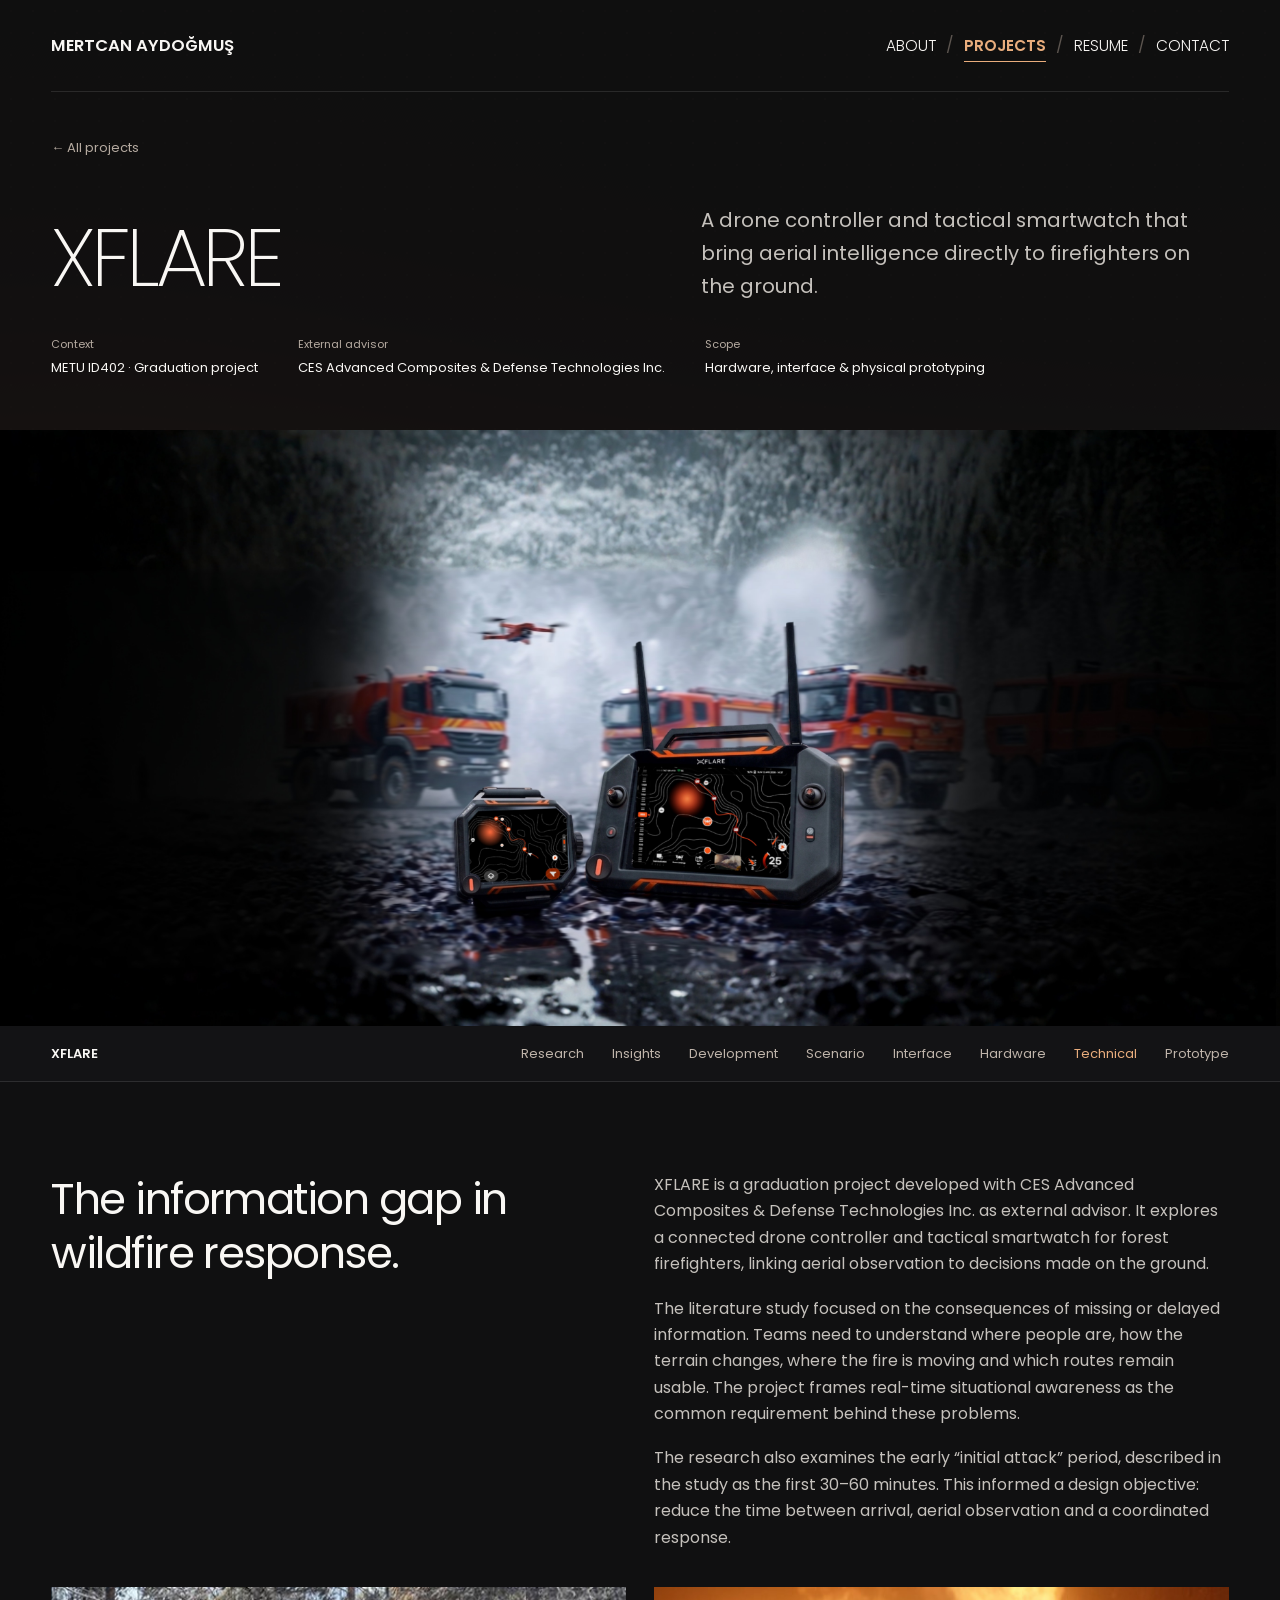
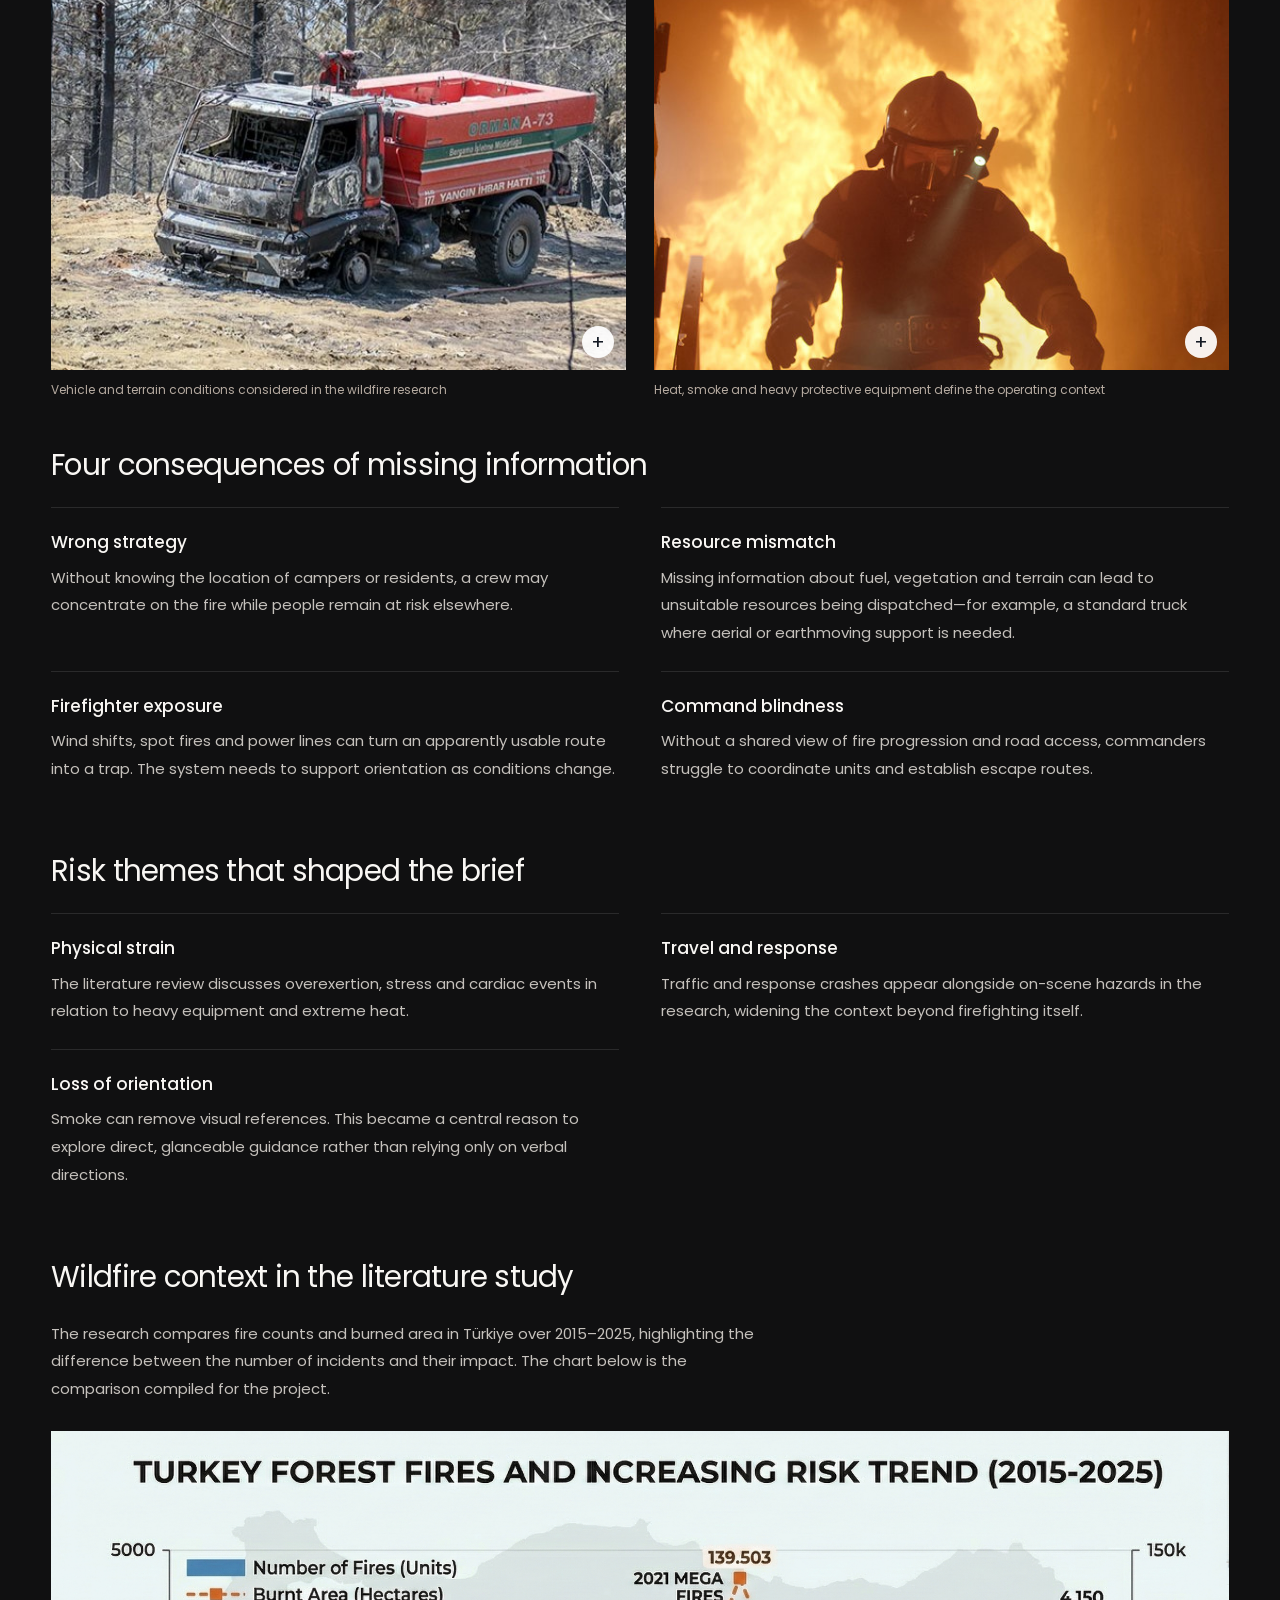
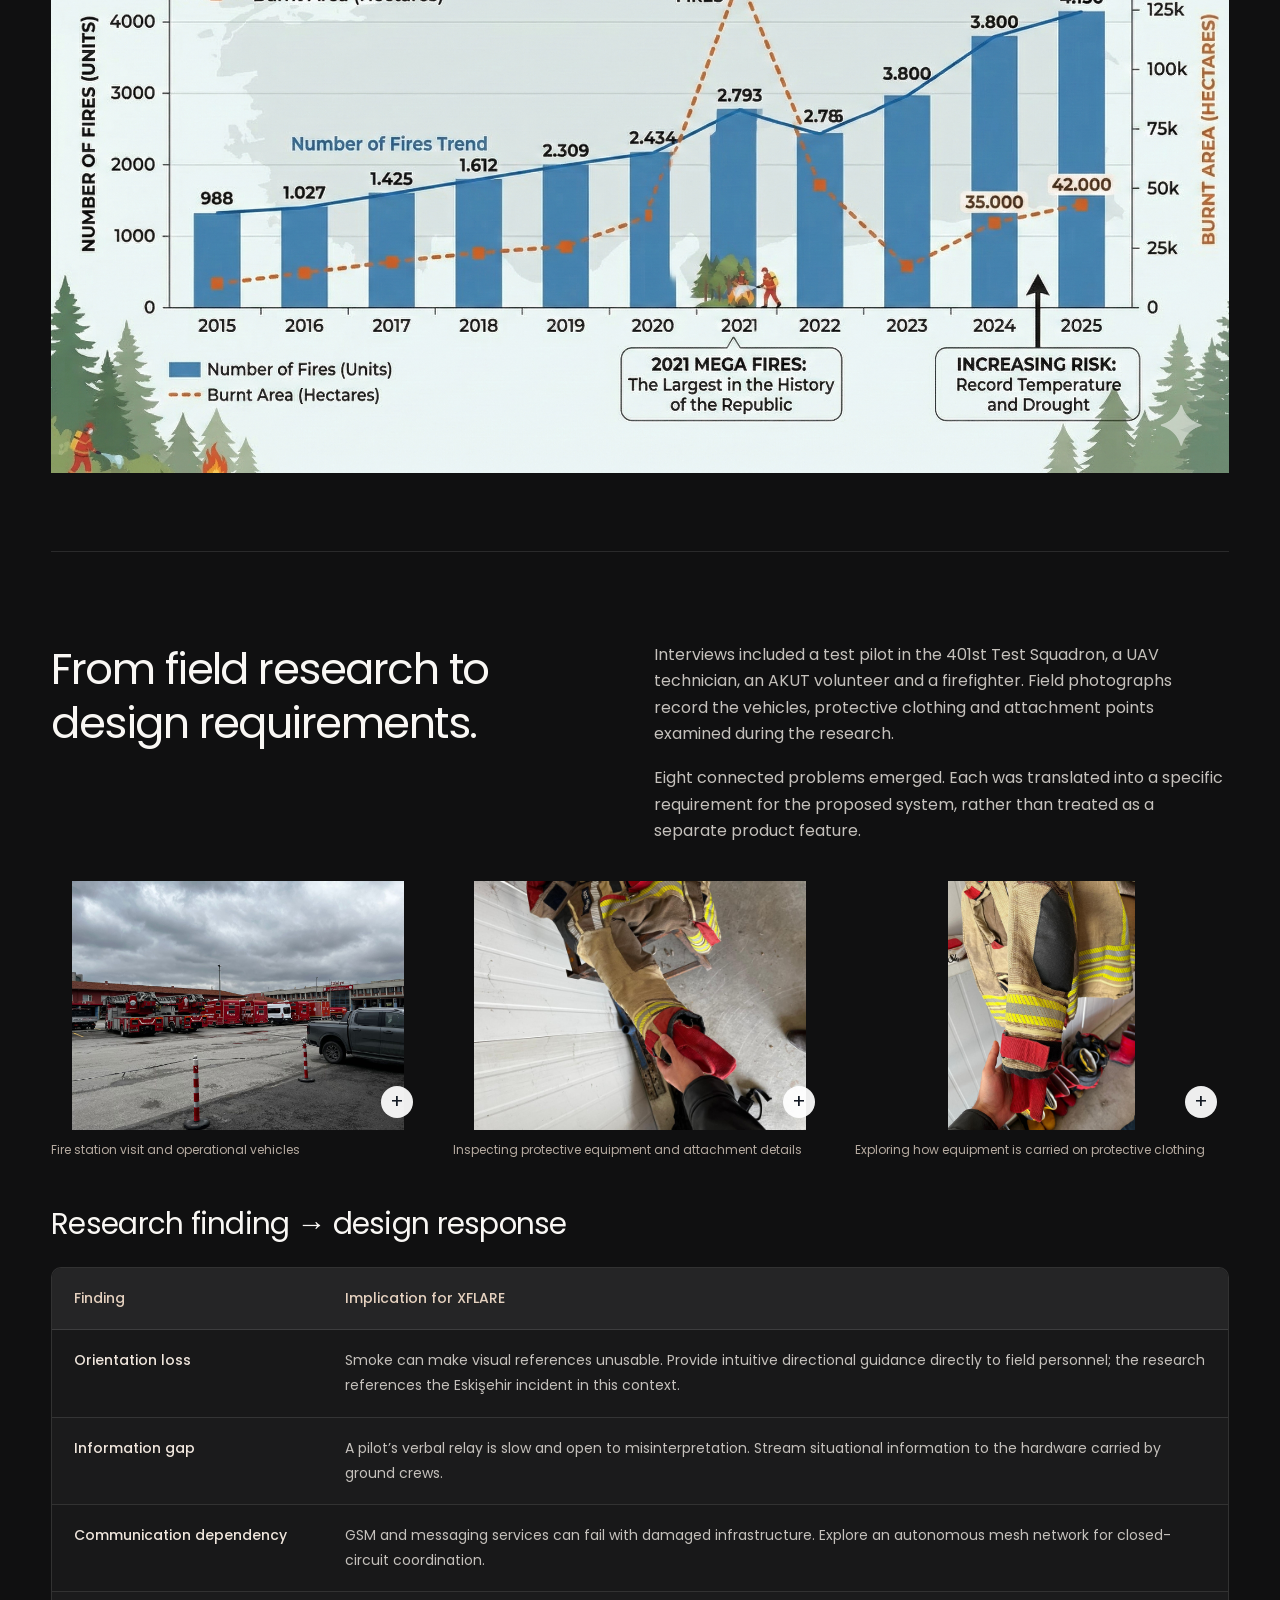
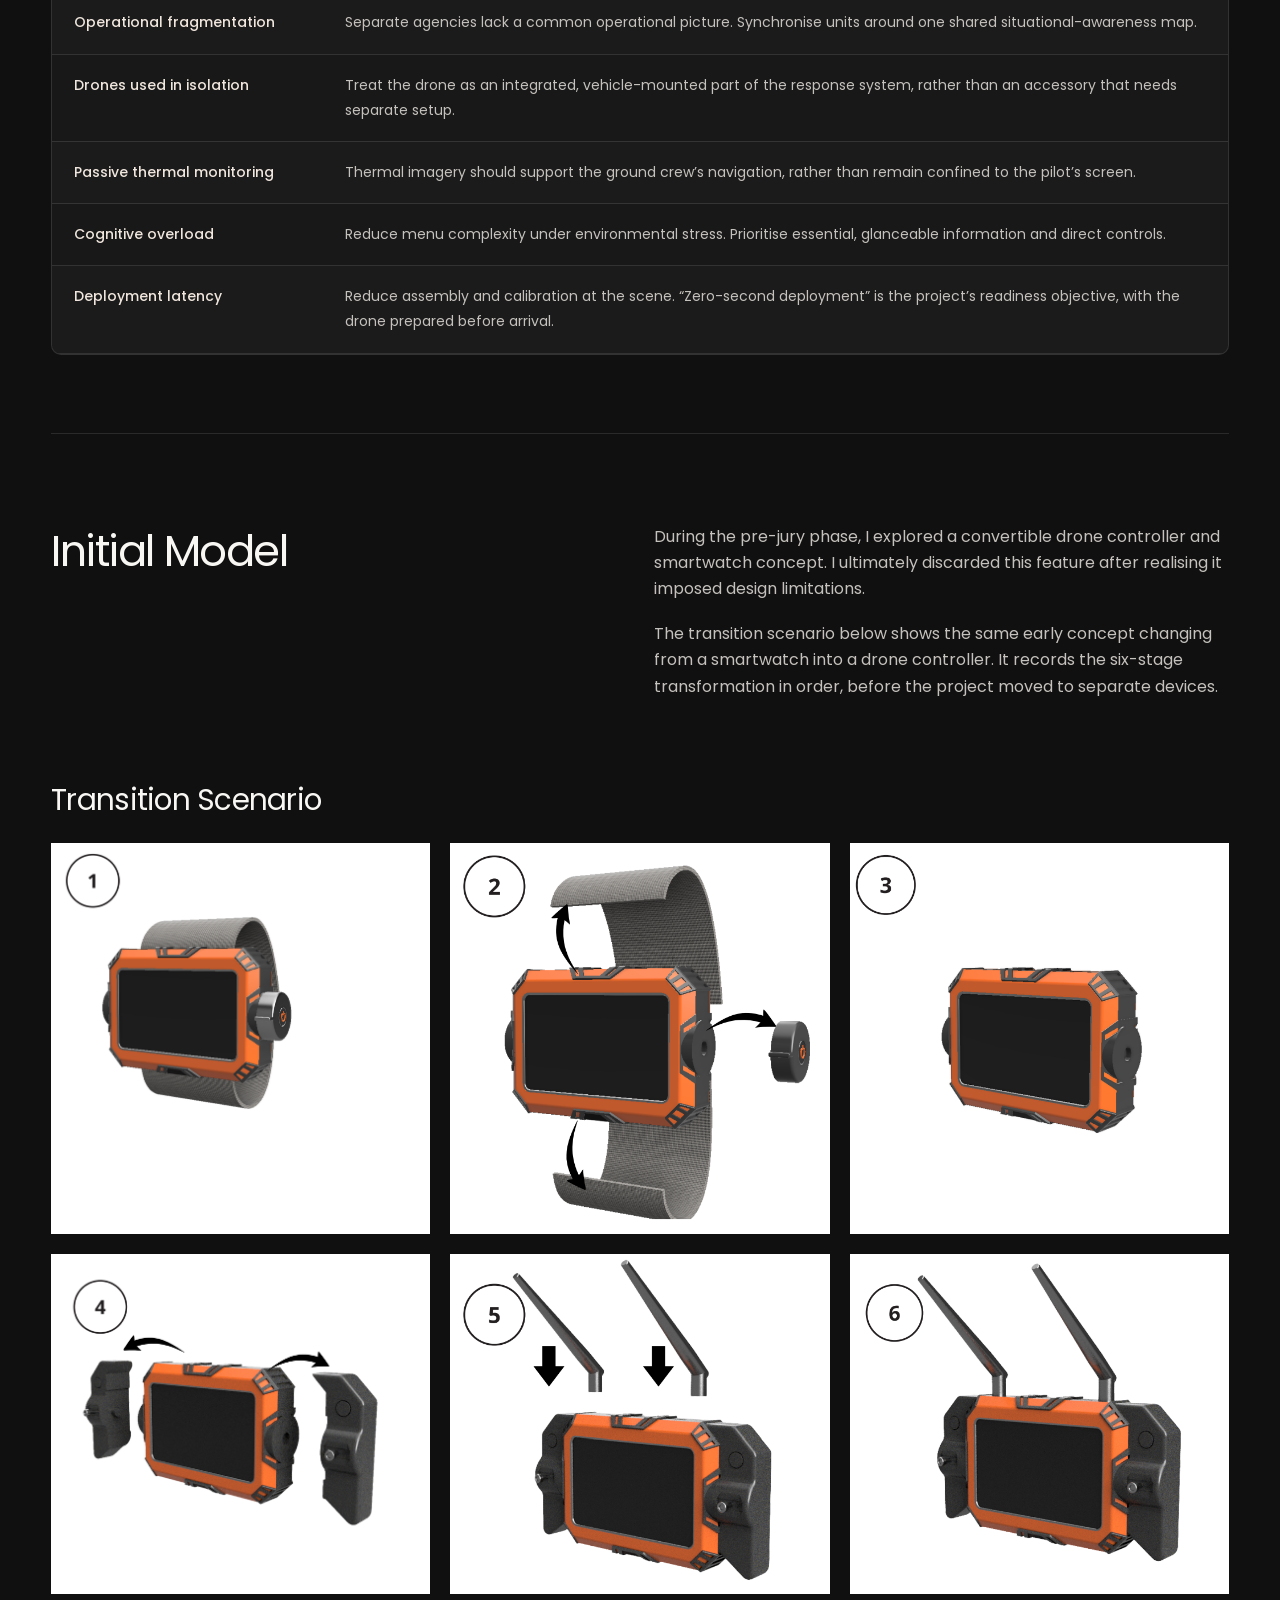
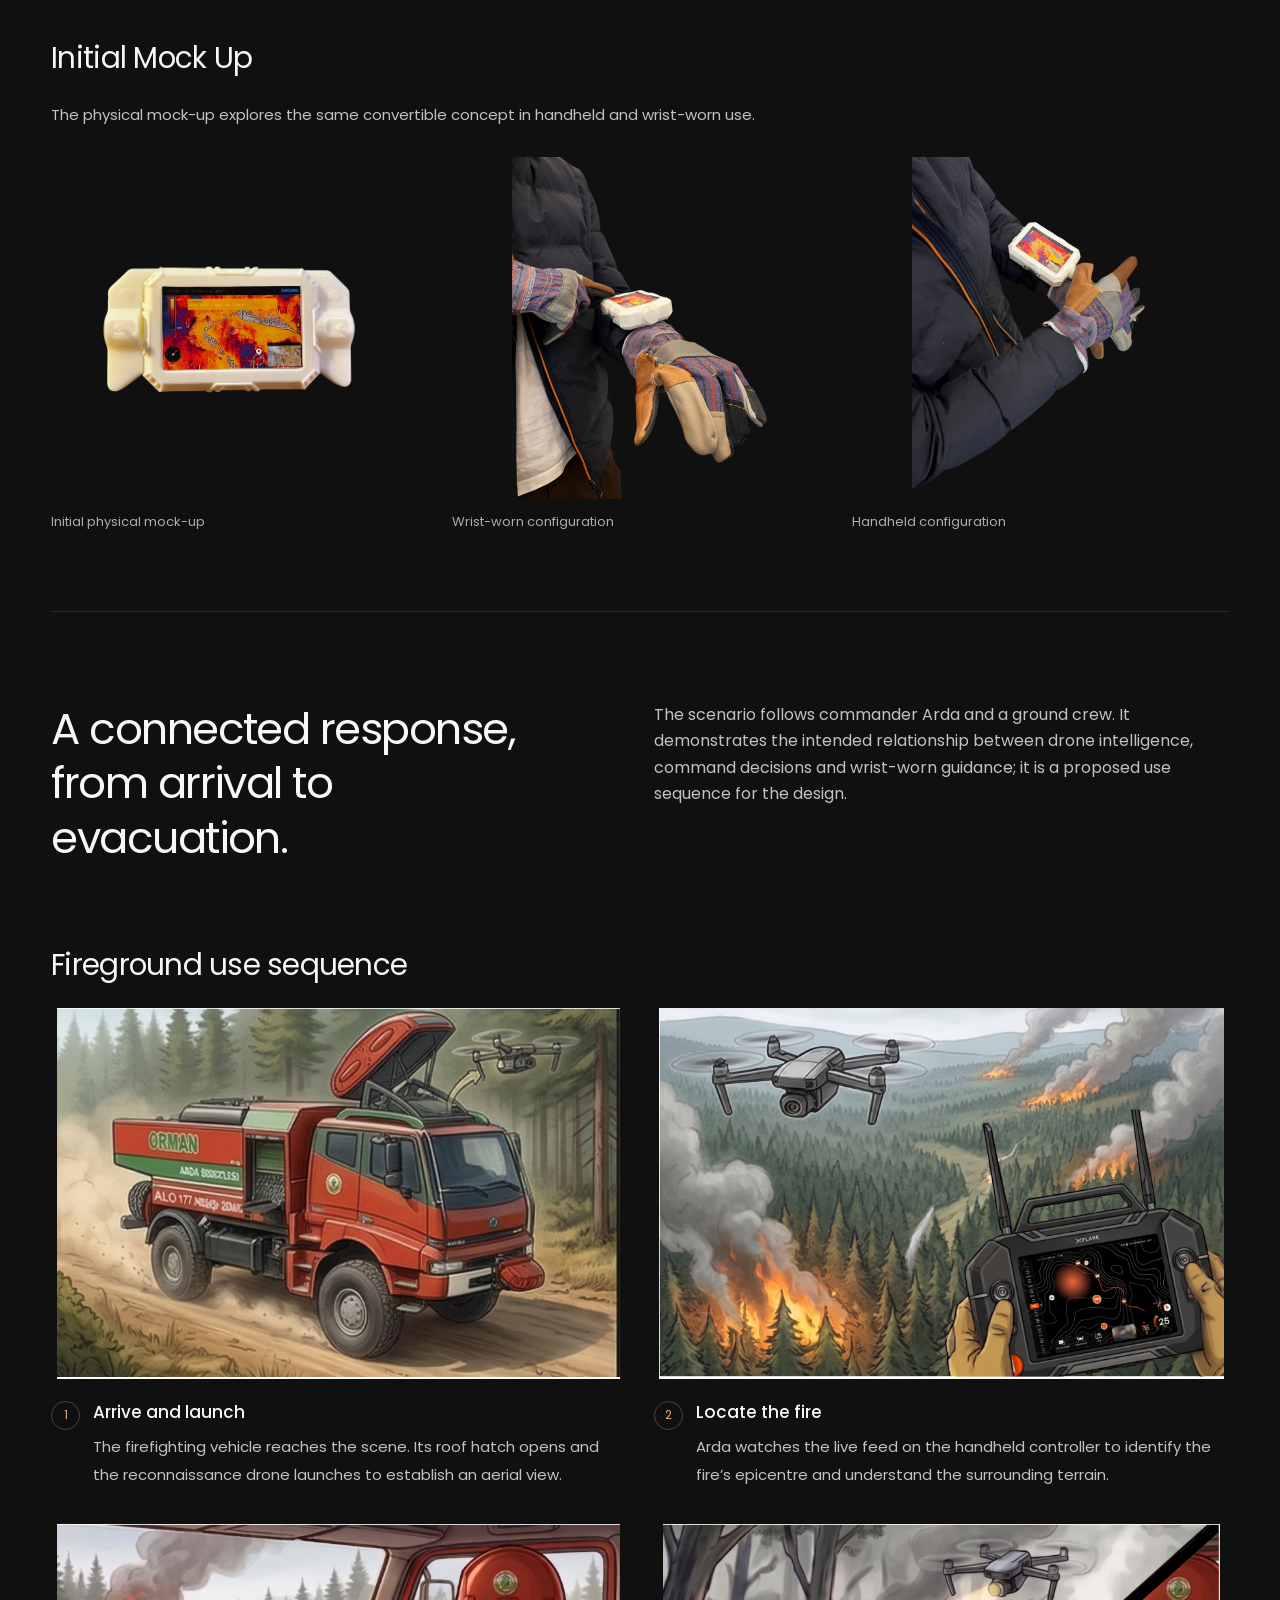
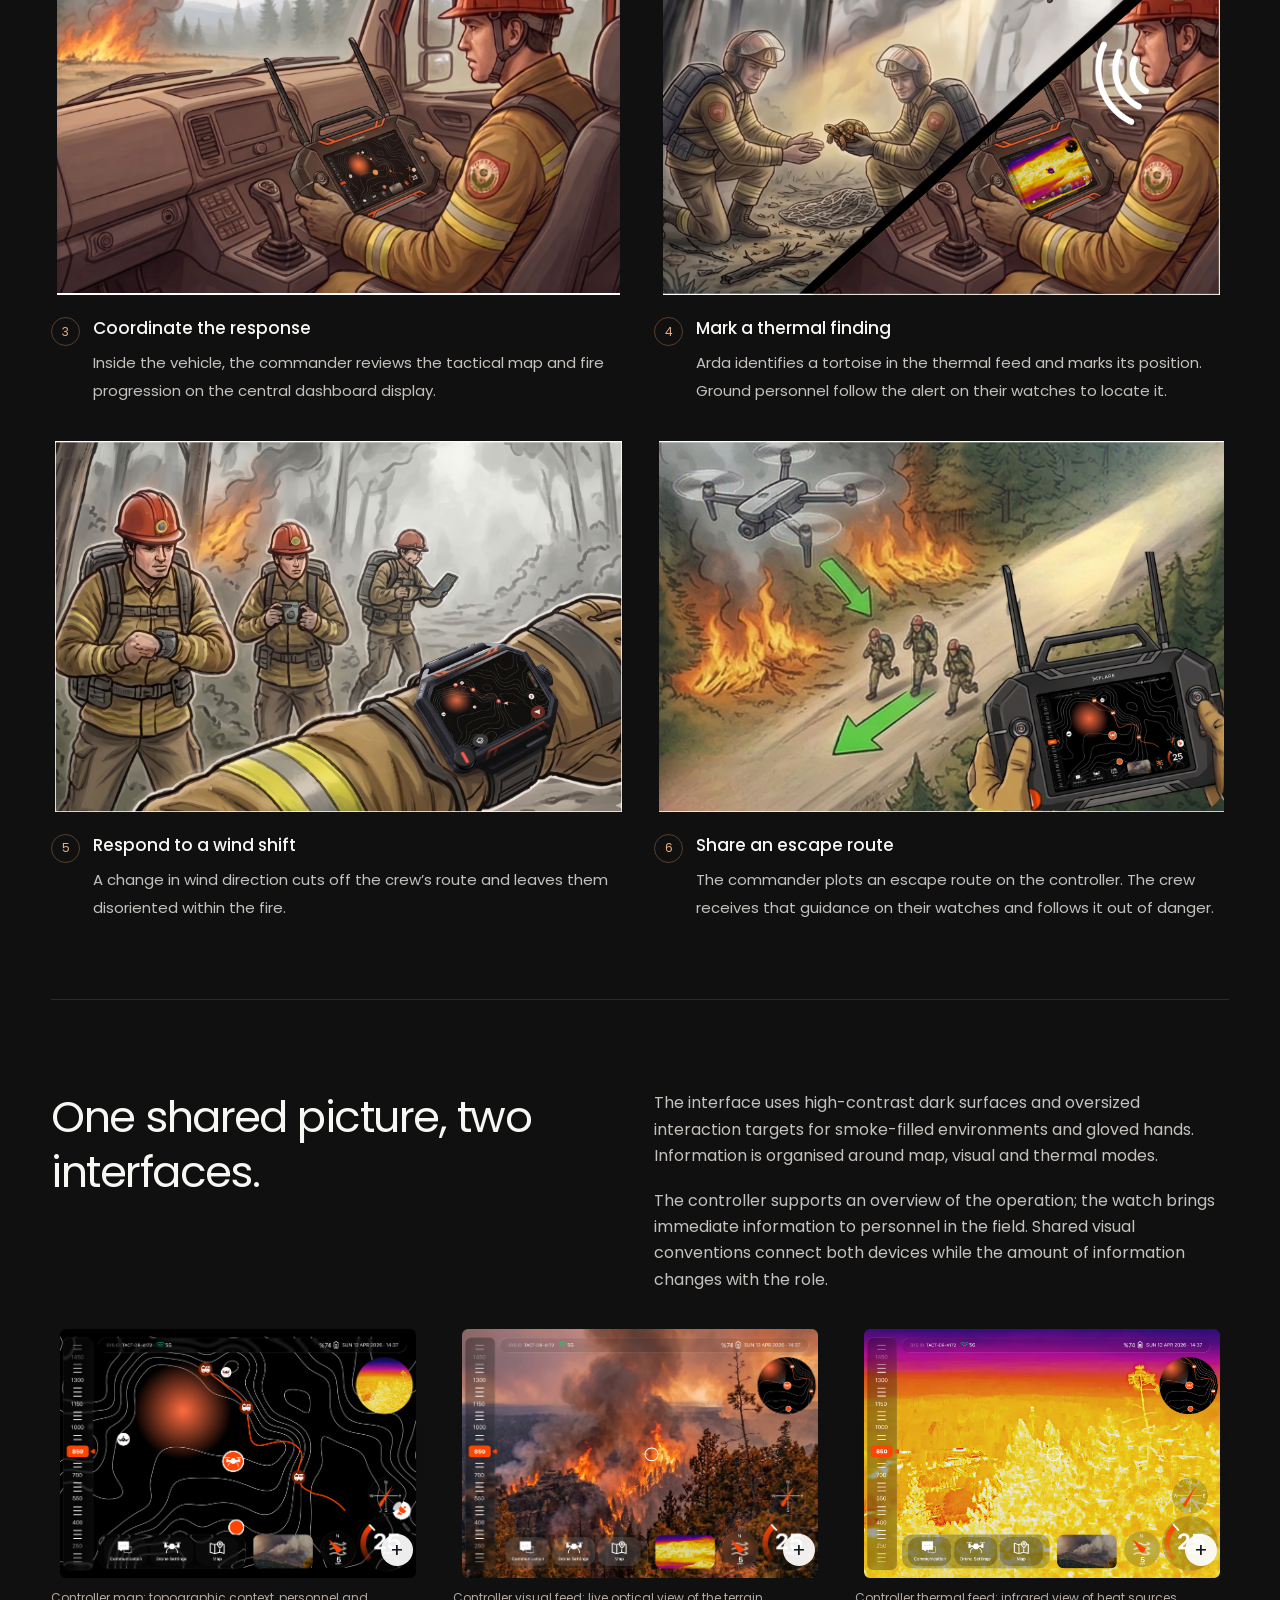
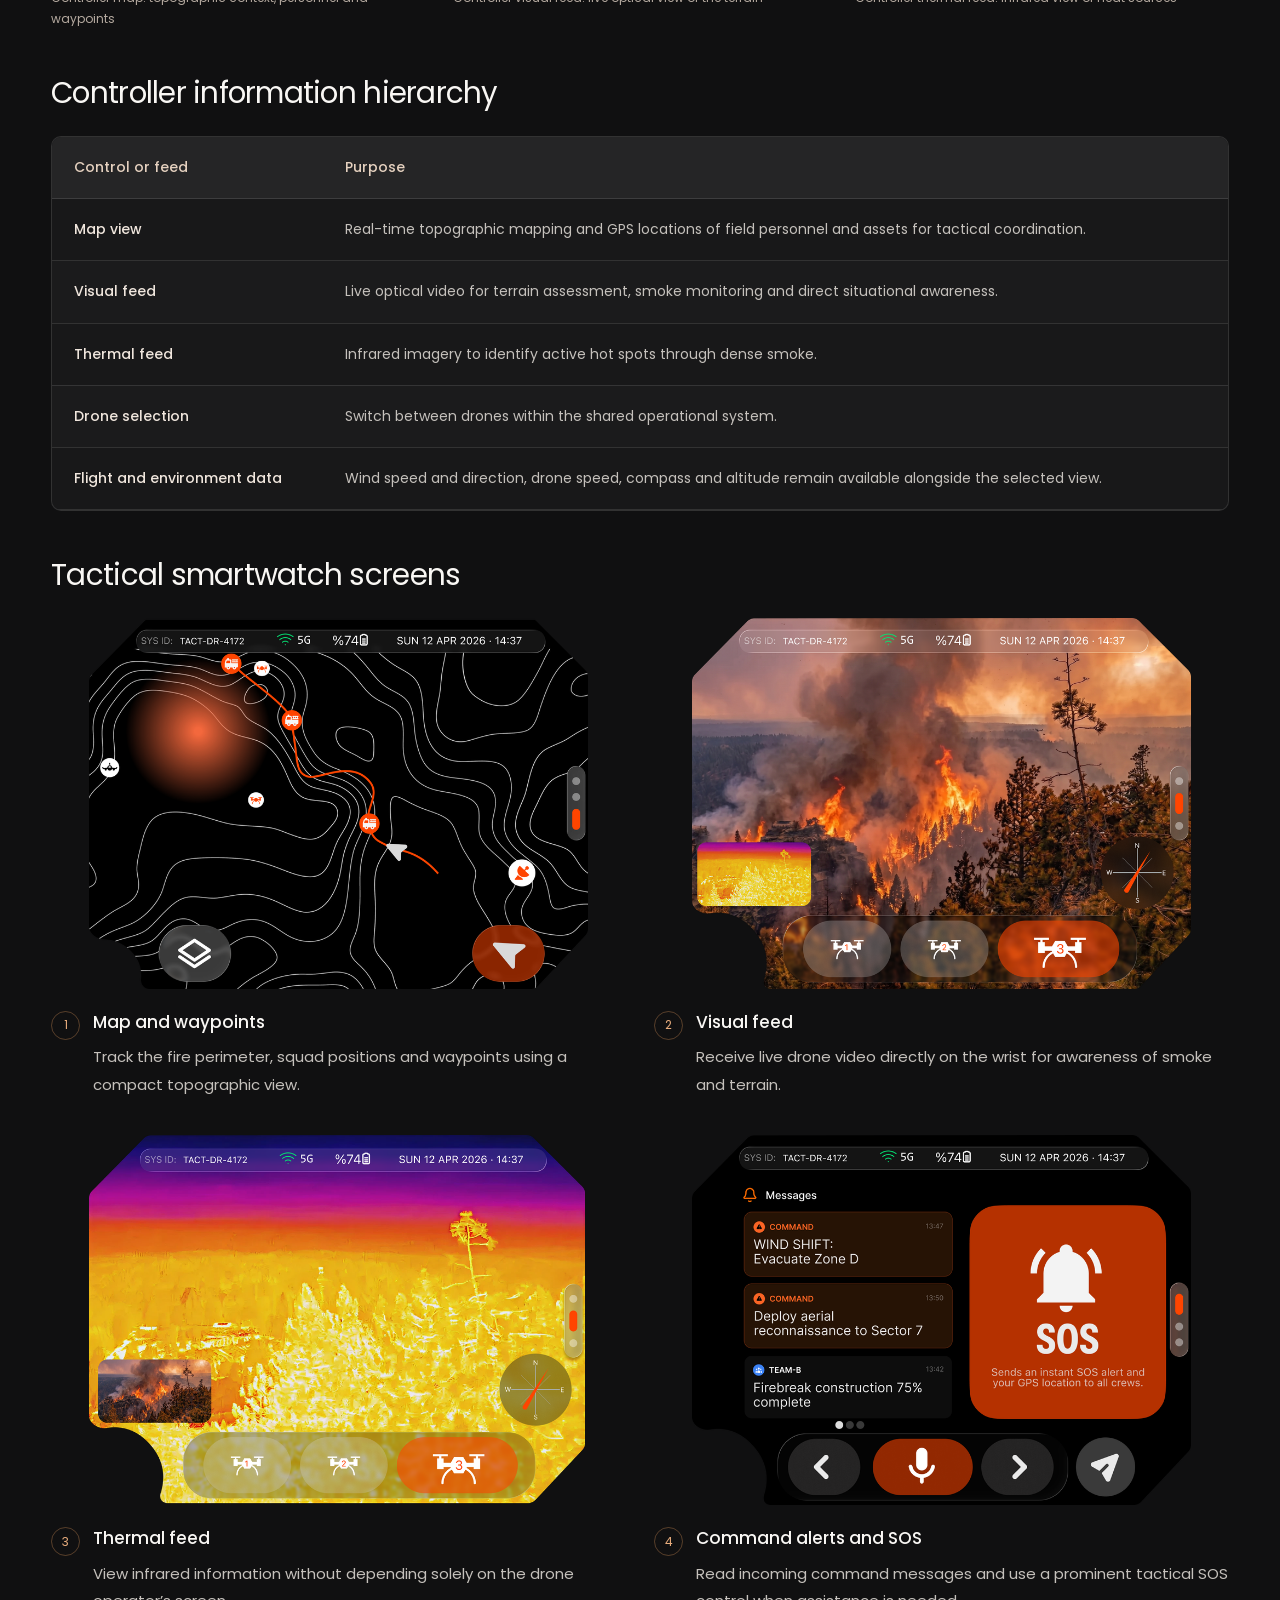
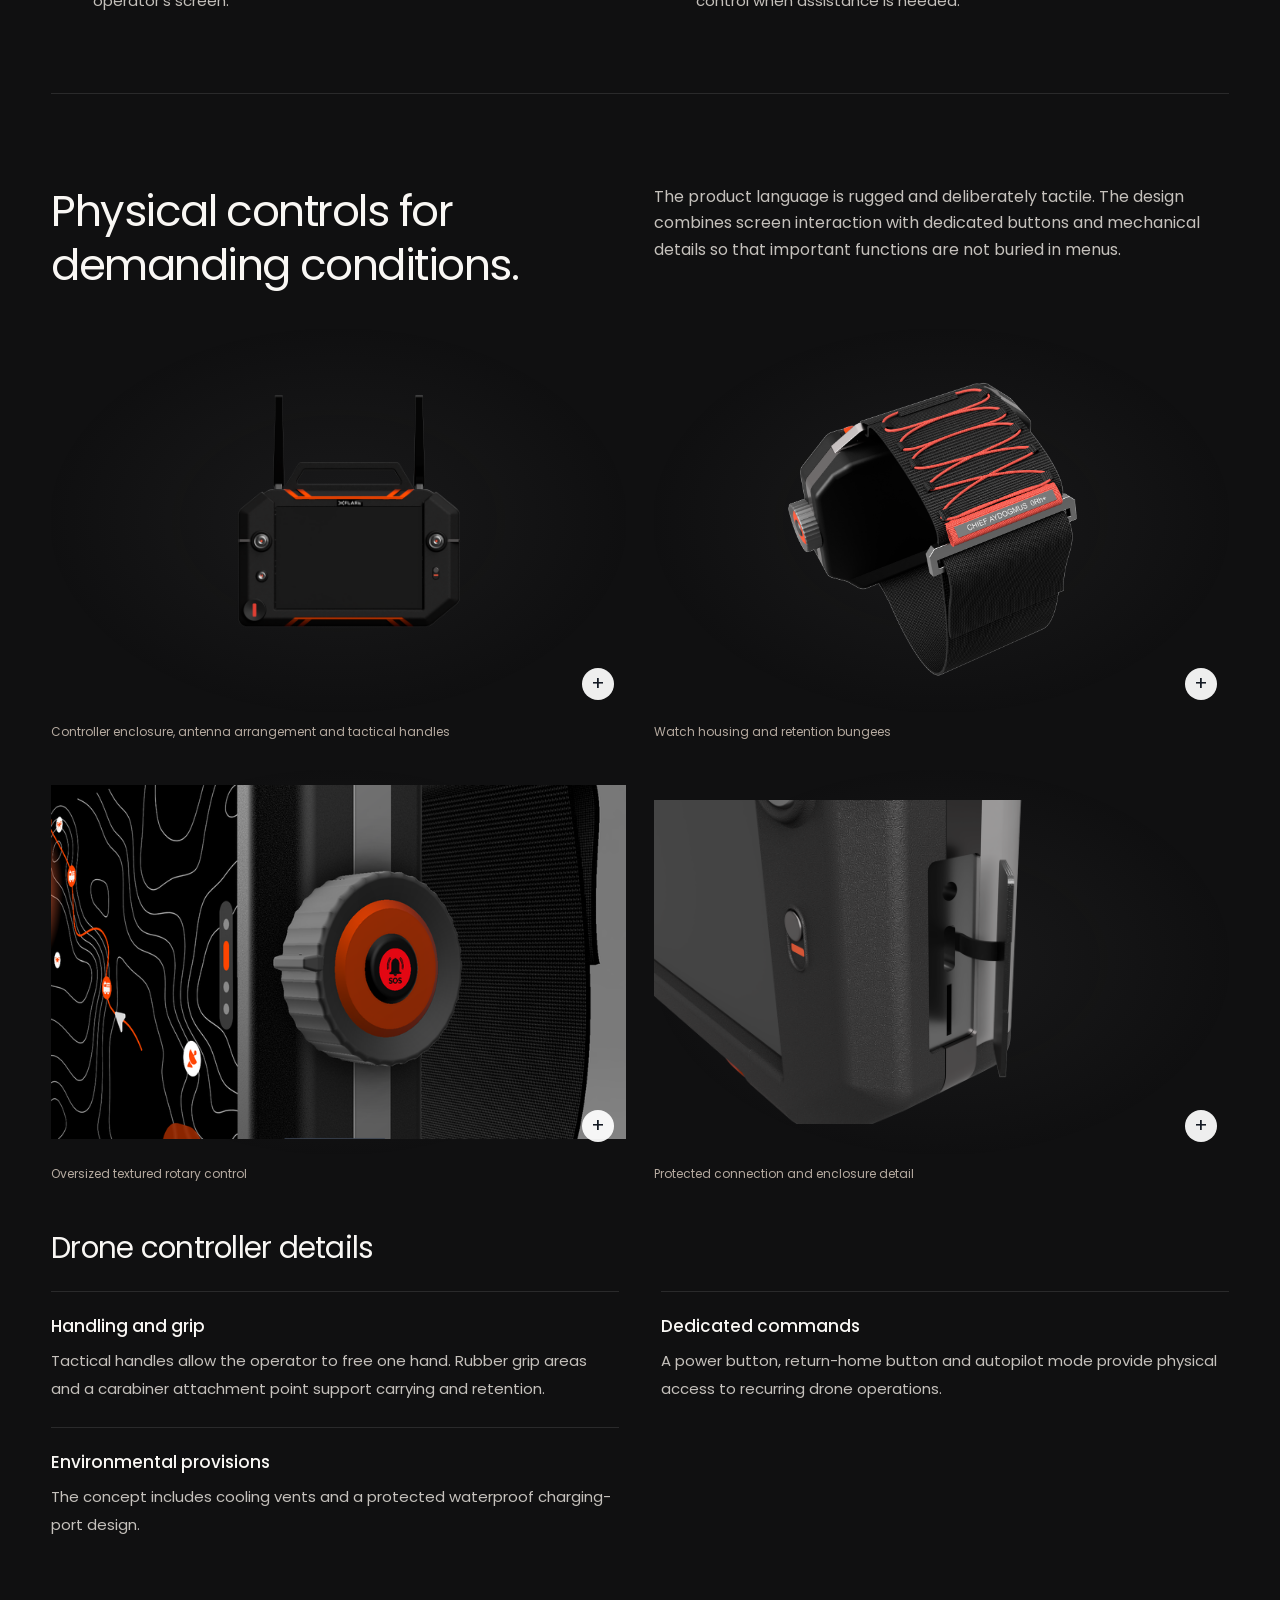
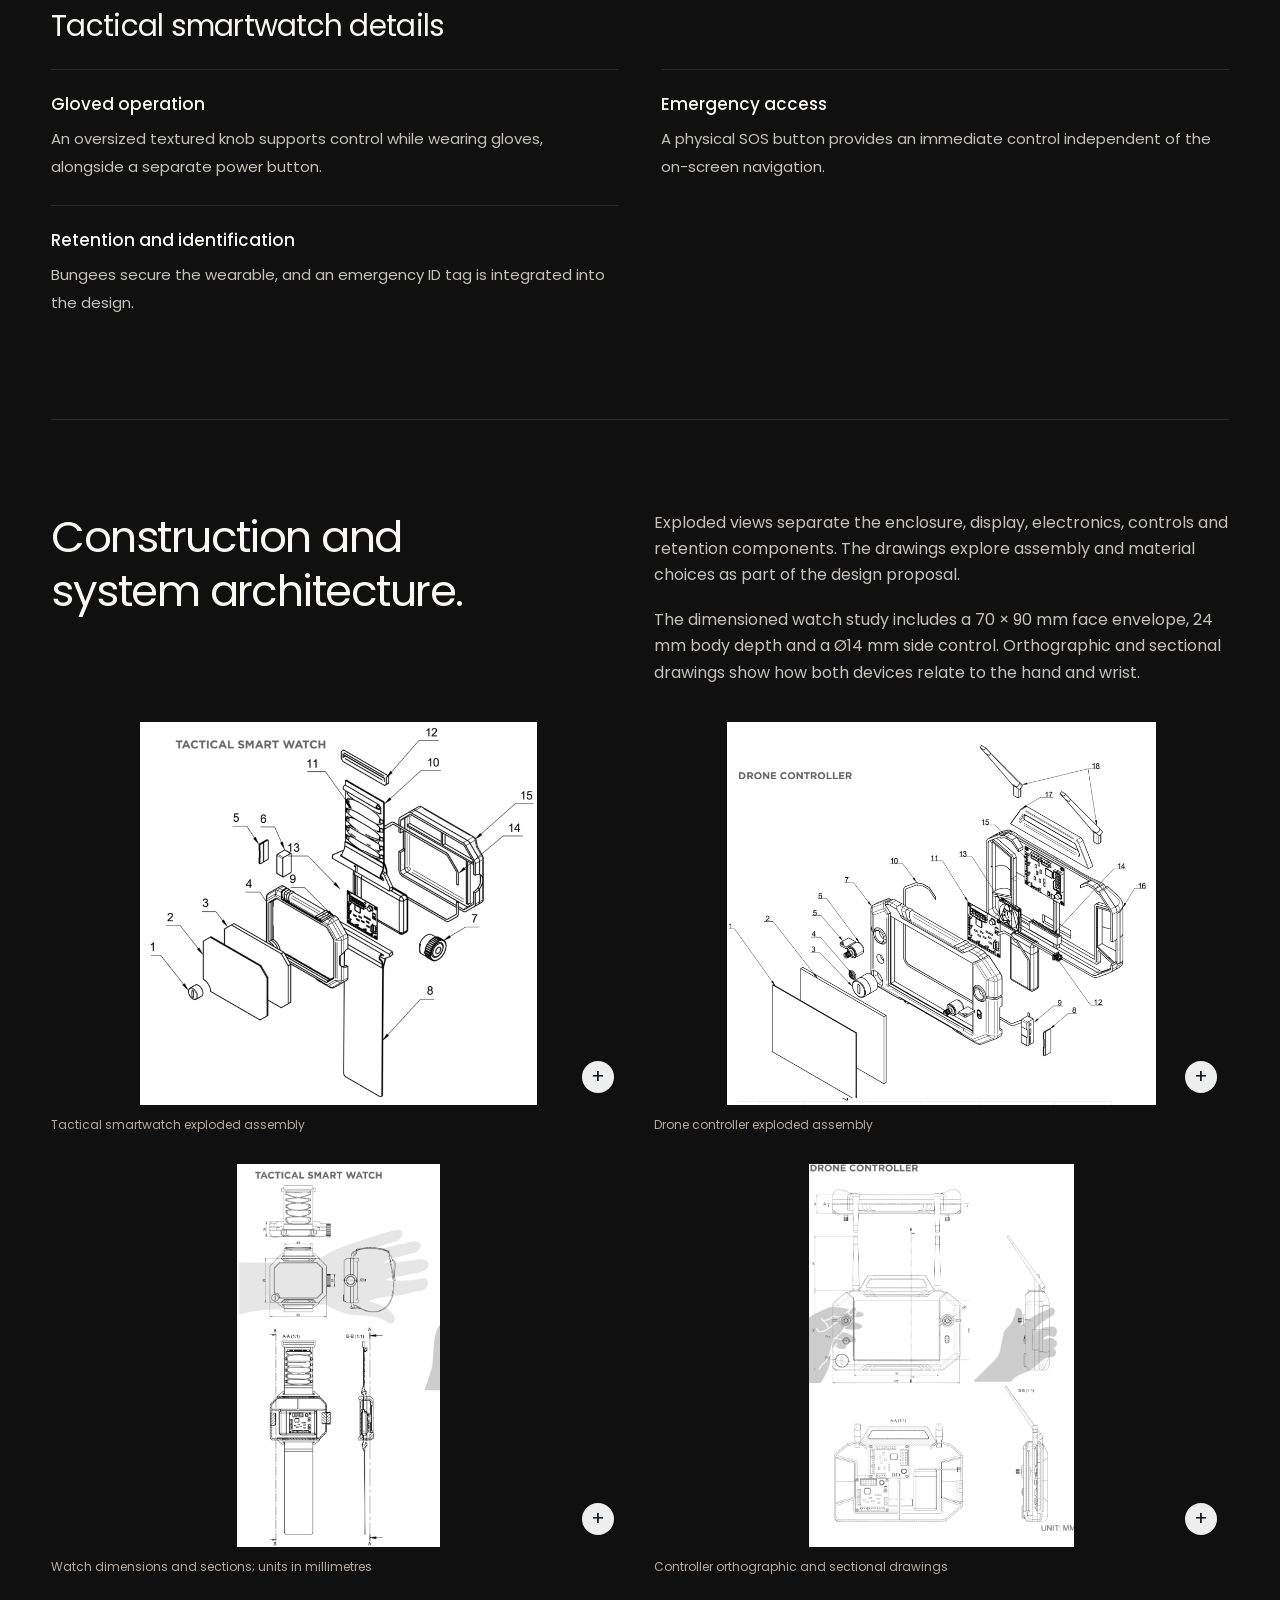
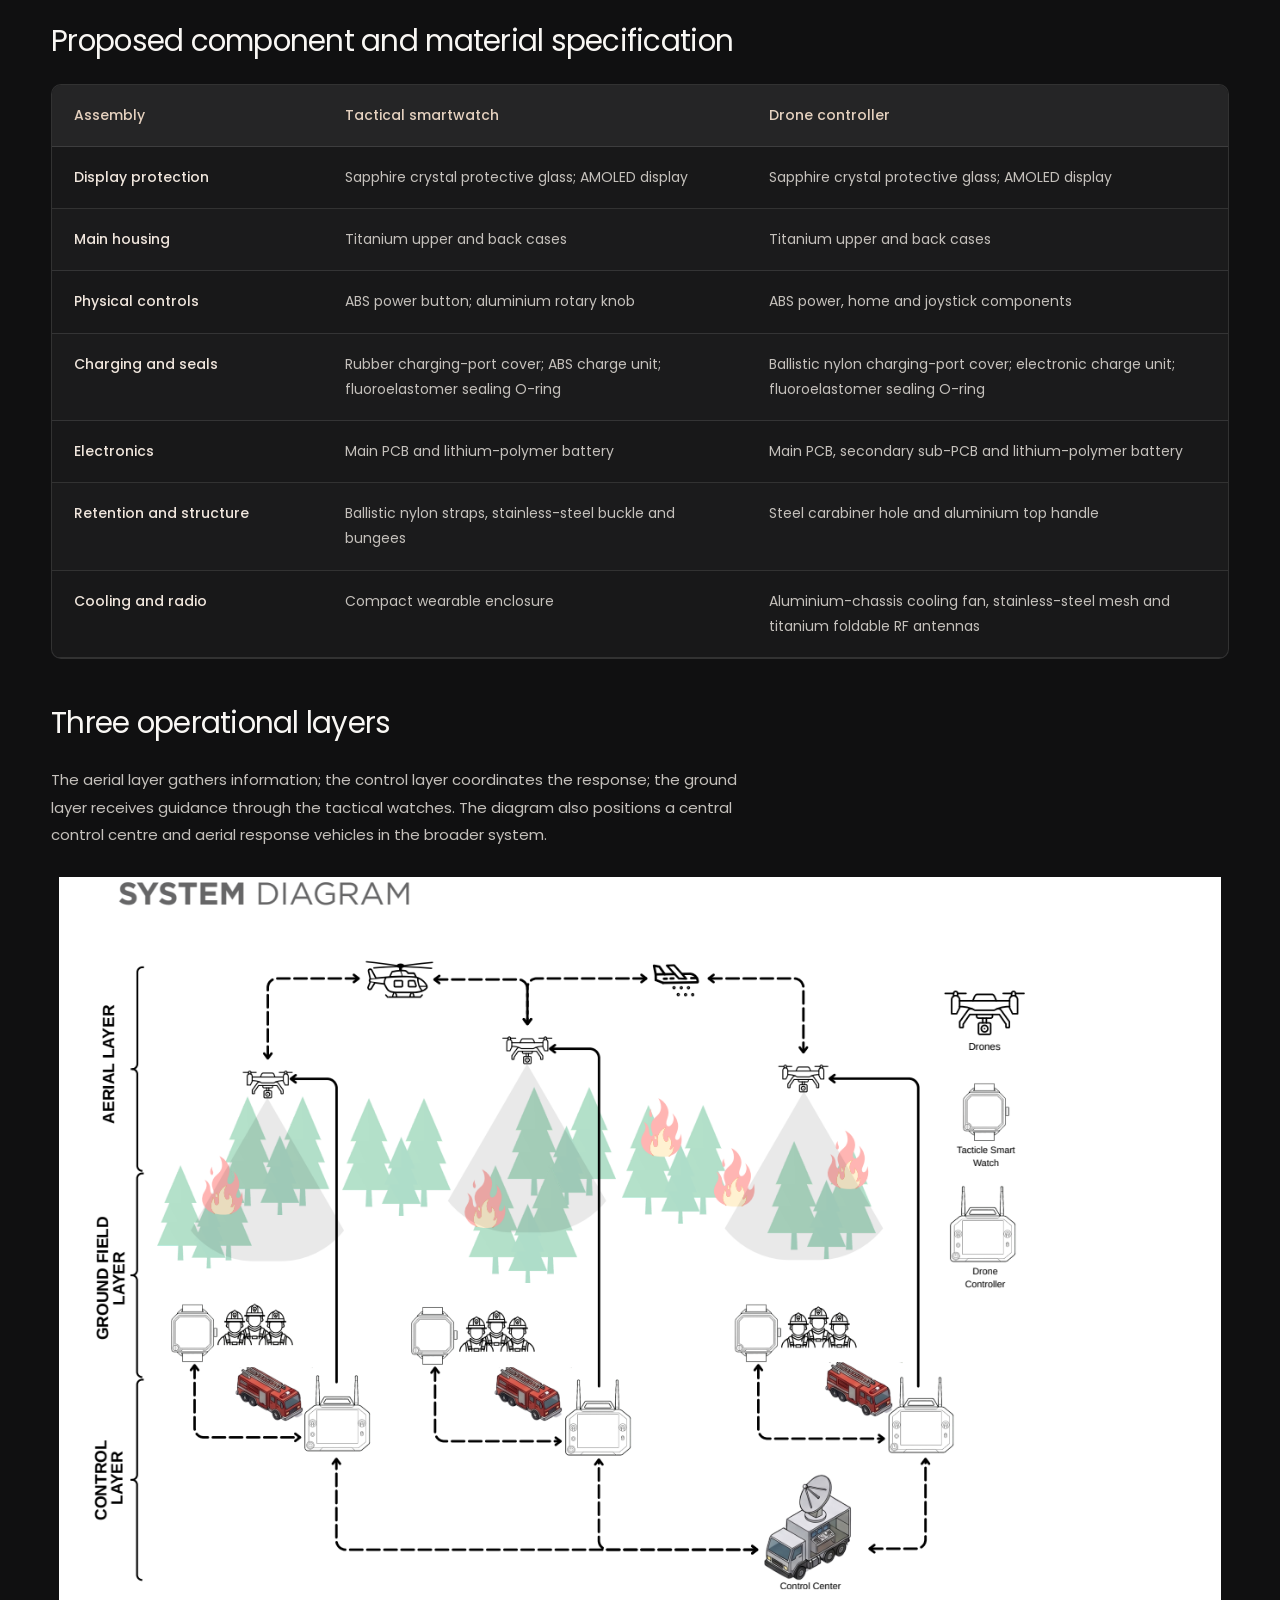
<file: xflare.html>
<!doctype html>
<html lang="en"><head><meta charset="UTF-8"><meta name="viewport" content="width=device-width,initial-scale=1"><meta name="description" content="A drone controller and tactical smartwatch that bring aerial intelligence directly to firefighters on the ground."><title>XFLARE — Mertcan Aydoğmuş</title><link rel="stylesheet" href="styles.css"><link rel="stylesheet" href="portfolio-theme.css"><link rel="stylesheet" href="product.css"><link rel="stylesheet" href="product-dark.css"><script src="script.js" defer></script><script src="product.js" defer></script><script src="home-background.js" defer></script>
<link rel="icon" href="assets/favicon-orange.ico" sizes="any">
<link rel="icon" type="image/png" sizes="32x32" href="assets/favicon-orange-32.png">
<link rel="apple-touch-icon" sizes="180x180" href="assets/apple-touch-icon-orange.png">
</head><body class="product-case portfolio-shell case-dark"><div class="ambient" data-portfolio-background aria-hidden="true"></div><a class="skip-link" href="#main">Skip to content</a><header class="site-header"><a class="wordmark" href="index.html#home">MERTCAN AYDOĞMUŞ</a><nav aria-label="Main navigation"><a href="index.html#about">About</a><span aria-hidden="true">/</span><a href="index.html#projects" aria-current="page">Projects</a><span aria-hidden="true">/</span><a href="resume.html">Resume</a><span aria-hidden="true">/</span><a href="mailto:m.aydogmus58@gmail.com" data-contact>Contact</a></nav></header><main id="main"><div class="case-intro wrap"><a class="breadcrumb" href="index.html#projects">← All projects</a><div class="case-title-row"><h1>XFLARE</h1><p class="summary">A drone controller and tactical smartwatch that bring aerial intelligence directly to firefighters on the ground.</p></div><div class="project-facts"><div><span>Context</span>METU ID402 · Graduation project</div><div><span>External advisor</span>CES Advanced Composites &amp; Defense Technologies Inc.</div><div><span>Scope</span>Hardware, interface &amp; physical prototyping</div></div></div><div class="feature-cover xflare"><img src="assets/visual-02-00.webp" alt="A connected field system for forest firefighters." fetchpriority="high" width="8146" height="3481" style="--asset-max:8146px"></div><nav class="study-nav" aria-label="Project sections"><div class="wrap"><a class="study-name" href="#main">XFLARE</a><a href="#research">Research</a><a href="#insights">Insights</a><a href="#development">Development</a><a href="#scenario">Scenario</a><a href="#interface">Interface</a><a href="#hardware">Hardware</a><a href="#technical">Technical</a><a href="#prototype">Prototype</a></div></nav><div class="wrap"><section class="study-section" id="research"><div class="section-opening"><h2>The information gap in wildfire response.</h2><div><p>XFLARE is a graduation project developed with CES Advanced Composites & Defense Technologies Inc. as external advisor. It explores a connected drone controller and tactical smartwatch for forest firefighters, linking aerial observation to decisions made on the ground.</p><p>The literature study focused on the consequences of missing or delayed information. Teams need to understand where people are, how the terrain changes, where the fire is moving and which routes remain usable. The project frames real-time situational awareness as the common requirement behind these problems.</p><p>The research also examines the early “initial attack” period, described in the study as the first 30–60 minutes. This informed a design objective: reduce the time between arrival, aerial observation and a coordinated response.</p></div></div><div class="study-gallery "><figure class="study-image photo"><a href="assets/visual-03-00.webp" data-zoom aria-label="Enlarge: Vehicle and terrain conditions considered in the wildfire research"><img src="assets/visual-03-00.webp" alt="Vehicle and terrain conditions considered in the wildfire research" loading="lazy" decoding="async" width="660" height="360" style="--asset-max:660px"><span class="zoom-hint" aria-hidden="true">+</span></a><figcaption>Vehicle and terrain conditions considered in the wildfire research</figcaption></figure><figure class="study-image photo"><a href="assets/visual-03-02.webp" data-zoom aria-label="Enlarge: Heat, smoke and heavy protective equipment define the operating context"><img src="assets/visual-03-02.webp" alt="Heat, smoke and heavy protective equipment define the operating context" loading="lazy" decoding="async" width="600" height="400" style="--asset-max:600px"><span class="zoom-hint" aria-hidden="true">+</span></a><figcaption>Heat, smoke and heavy protective equipment define the operating context</figcaption></figure></div><div class="detail-block"><h3>Four consequences of missing information</h3><div class="detail-grid"><article><h4>Wrong strategy</h4><p>Without knowing the location of campers or residents, a crew may concentrate on the fire while people remain at risk elsewhere.</p></article><article><h4>Resource mismatch</h4><p>Missing information about fuel, vegetation and terrain can lead to unsuitable resources being dispatched—for example, a standard truck where aerial or earthmoving support is needed.</p></article><article><h4>Firefighter exposure</h4><p>Wind shifts, spot fires and power lines can turn an apparently usable route into a trap. The system needs to support orientation as conditions change.</p></article><article><h4>Command blindness</h4><p>Without a shared view of fire progression and road access, commanders struggle to coordinate units and establish escape routes.</p></article></div></div><div class="detail-block"><h3>Risk themes that shaped the brief</h3><div class="detail-grid"><article><h4>Physical strain</h4><p>The literature review discusses overexertion, stress and cardiac events in relation to heavy equipment and extreme heat.</p></article><article><h4>Travel and response</h4><p>Traffic and response crashes appear alongside on-scene hazards in the research, widening the context beyond firefighting itself.</p></article><article><h4>Loss of orientation</h4><p>Smoke can remove visual references. This became a central reason to explore direct, glanceable guidance rather than relying only on verbal directions.</p></article></div></div><div class="detail-block"><h3>Wildfire context in the literature study</h3><p class="detail-lead">The research compares fire counts and burned area in Türkiye over 2015–2025, highlighting the difference between the number of incidents and their impact. The chart below is the comparison compiled for the project.</p><figure class="inline-diagram"><img src="assets/visual-03-01.webp" alt="Project research chart comparing forest-fire counts and burned area in Türkiye from 2015 to 2025" loading="lazy" width="2208" height="1204" style="--asset-max:2208px"></figure></div></section><section class="study-section" id="insights"><div class="section-opening"><h2>From field research to design requirements.</h2><div><p>Interviews included a test pilot in the 401st Test Squadron, a UAV technician, an AKUT volunteer and a firefighter. Field photographs record the vehicles, protective clothing and attachment points examined during the research.</p><p>Eight connected problems emerged. Each was translated into a specific requirement for the proposed system, rather than treated as a separate product feature.</p></div></div><div class="study-gallery three"><figure class="study-image photo"><a href="assets/visual-04-00.webp" data-zoom aria-label="Enlarge: Fire station visit and operational vehicles"><img src="assets/visual-04-00.webp" alt="Fire station visit and operational vehicles" loading="lazy" decoding="async" width="1229" height="922" style="--asset-max:1229px"><span class="zoom-hint" aria-hidden="true">+</span></a><figcaption>Fire station visit and operational vehicles</figcaption></figure><figure class="study-image photo"><a href="assets/visual-04-01.webp" data-zoom aria-label="Enlarge: Inspecting protective equipment and attachment details"><img src="assets/visual-04-01.webp" alt="Inspecting protective equipment and attachment details" loading="lazy" decoding="async" width="800" height="600" style="--asset-max:800px"><span class="zoom-hint" aria-hidden="true">+</span></a><figcaption>Inspecting protective equipment and attachment details</figcaption></figure><figure class="study-image photo"><a href="assets/visual-04-06.webp" data-zoom aria-label="Enlarge: Exploring how equipment is carried on protective clothing"><img src="assets/visual-04-06.webp" alt="Exploring how equipment is carried on protective clothing" loading="lazy" decoding="async" width="600" height="800" style="--asset-max:600px"><span class="zoom-hint" aria-hidden="true">+</span></a><figcaption>Exploring how equipment is carried on protective clothing</figcaption></figure></div><div class="detail-block"><h3>Research finding → design response</h3><div class="table-scroll" tabindex="0" role="region" aria-label="Research finding → design response"><table><thead><tr><th scope="col">Finding</th><th scope="col">Implication for XFLARE</th></tr></thead><tbody><tr><th scope="row">Orientation loss</th><td>Smoke can make visual references unusable. Provide intuitive directional guidance directly to field personnel; the research references the Eskişehir incident in this context.</td></tr><tr><th scope="row">Information gap</th><td>A pilot’s verbal relay is slow and open to misinterpretation. Stream situational information to the hardware carried by ground crews.</td></tr><tr><th scope="row">Communication dependency</th><td>GSM and messaging services can fail with damaged infrastructure. Explore an autonomous mesh network for closed-circuit coordination.</td></tr><tr><th scope="row">Operational fragmentation</th><td>Separate agencies lack a common operational picture. Synchronise units around one shared situational-awareness map.</td></tr><tr><th scope="row">Drones used in isolation</th><td>Treat the drone as an integrated, vehicle-mounted part of the response system, rather than an accessory that needs separate setup.</td></tr><tr><th scope="row">Passive thermal monitoring</th><td>Thermal imagery should support the ground crew’s navigation, rather than remain confined to the pilot’s screen.</td></tr><tr><th scope="row">Cognitive overload</th><td>Reduce menu complexity under environmental stress. Prioritise essential, glanceable information and direct controls.</td></tr><tr><th scope="row">Deployment latency</th><td>Reduce assembly and calibration at the scene. “Zero-second deployment” is the project’s readiness objective, with the drone prepared before arrival.</td></tr></tbody></table></div></div></section><section class="study-section" id="development"><div class="section-opening"><h2>Initial Model</h2><div><p>During the pre-jury phase, I explored a convertible drone controller and smartwatch concept. I ultimately discarded this feature after realising it imposed design limitations.</p><p>The transition scenario below shows the same early concept changing from a smartwatch into a drone controller. It records the six-stage transformation in order, before the project moved to separate devices.</p></div></div><div class="study-gallery "></div><div class="detail-block"><h3>Transition Scenario</h3><ol class="initial-transition" aria-label="Original six-stage smartwatch-to-controller transition"><li><img src="assets/initial-transition-1.webp" alt="Step 1: Smartwatch configuration" loading="lazy" width="767" height="688" style="--asset-max:767px"></li><li><img src="assets/initial-transition-2.webp" alt="Step 2: Strap and rotary control removal" loading="lazy" width="667" height="688" style="--asset-max:667px"></li><li><img src="assets/initial-transition-3.webp" alt="Step 3: Core device without attachments" loading="lazy" width="689" height="688" style="--asset-max:689px"></li><li><img src="assets/initial-transition-4.webp" alt="Step 4: Controller grip modules" loading="lazy" width="767" height="599" style="--asset-max:767px"></li><li><img src="assets/initial-transition-5.webp" alt="Step 5: Antenna installation" loading="lazy" width="667" height="599" style="--asset-max:667px"></li><li><img src="assets/initial-transition-6.webp" alt="Step 6: Drone controller configuration" loading="lazy" width="689" height="599" style="--asset-max:689px"></li></ol></div><div class="detail-block"><h3>Initial Mock Up</h3><p class="detail-lead">The physical mock-up explores the same convertible concept in handheld and wrist-worn use.</p><div class="initial-mockups"><figure><img src="assets/initial-mockup-upright.svg" alt="Initial physical mock-up" loading="lazy" width="1639" height="1229" style="--asset-max:1639px"><figcaption>Initial physical mock-up</figcaption></figure><figure><img src="assets/visual-05-06.webp" alt="Wrist-worn configuration" loading="lazy" width="1536" height="2048" style="--asset-max:1536px"><figcaption>Wrist-worn configuration</figcaption></figure><figure><img src="assets/visual-05-07.webp" alt="Handheld configuration" loading="lazy" width="1536" height="2048" style="--asset-max:1536px"><figcaption>Handheld configuration</figcaption></figure></div></div></section><section class="study-section" id="scenario"><div class="section-opening"><h2>A connected response, from arrival to evacuation.</h2><div><p>The scenario follows commander Arda and a ground crew. It demonstrates the intended relationship between drone intelligence, command decisions and wrist-worn guidance; it is a proposed use sequence for the design.</p></div></div><div class="study-gallery "></div><div class="detail-block"><h3>Fireground use sequence</h3><ol class="scenario-steps"><li><figure><img src="assets/fireground-scene-1.webp" alt="Fireground use sequence: Arrive and launch" loading="lazy" decoding="async" width="824" height="542" style="--asset-max:824px"></figure><div><h4>Arrive and launch</h4><p>The firefighting vehicle reaches the scene. Its roof hatch opens and the reconnaissance drone launches to establish an aerial view.</p></div></li><li><figure><img src="assets/fireground-scene-2.webp" alt="Fireground use sequence: Locate the fire" loading="lazy" decoding="async" width="826" height="542" style="--asset-max:826px"></figure><div><h4>Locate the fire</h4><p>Arda watches the live feed on the handheld controller to identify the fire’s epicentre and understand the surrounding terrain.</p></div></li><li><figure><img src="assets/fireground-scene-3.webp" alt="Fireground use sequence: Coordinate the response" loading="lazy" decoding="async" width="824" height="542" style="--asset-max:824px"></figure><div><h4>Coordinate the response</h4><p>Inside the vehicle, the commander reviews the tactical map and fire progression on the central dashboard display.</p></div></li><li><figure><img src="assets/fireground-scene-4.webp" alt="Fireground use sequence: Mark a thermal finding" loading="lazy" decoding="async" width="824" height="548" style="--asset-max:824px"></figure><div><h4>Mark a thermal finding</h4><p>Arda identifies a tortoise in the thermal feed and marks its position. Ground personnel follow the alert on their watches to locate it.</p></div></li><li><figure><img src="assets/fireground-scene-5.webp" alt="Fireground use sequence: Respond to a wind shift" loading="lazy" decoding="async" width="838" height="548" style="--asset-max:838px"></figure><div><h4>Respond to a wind shift</h4><p>A change in wind direction cuts off the crew’s route and leaves them disoriented within the fire.</p></div></li><li><figure><img src="assets/fireground-scene-6.webp" alt="Fireground use sequence: Share an escape route" loading="lazy" decoding="async" width="836" height="548" style="--asset-max:836px"></figure><div><h4>Share an escape route</h4><p>The commander plots an escape route on the controller. The crew receives that guidance on their watches and follows it out of danger.</p></div></li></ol></div></section><section class="study-section" id="interface"><div class="section-opening"><h2>One shared picture, two interfaces.</h2><div><p>The interface uses high-contrast dark surfaces and oversized interaction targets for smoke-filled environments and gloved hands. Information is organised around map, visual and thermal modes.</p><p>The controller supports an overview of the operation; the watch brings immediate information to personnel in the field. Shared visual conventions connect both devices while the amount of information changes with the role.</p></div></div><div class="study-gallery three"><figure class="study-image cutout"><a href="assets/visual-07-01.webp" data-zoom aria-label="Enlarge: Controller map: topographic context, personnel and waypoints"><img src="assets/visual-07-01.webp" alt="Controller map: topographic context, personnel and waypoints" loading="lazy" decoding="async" width="1530" height="1070" style="--asset-max:1530px"><span class="zoom-hint" aria-hidden="true">+</span></a><figcaption>Controller map: topographic context, personnel and waypoints</figcaption></figure><figure class="study-image cutout"><a href="assets/visual-07-02.webp" data-zoom aria-label="Enlarge: Controller visual feed: live optical view of the terrain"><img src="assets/visual-07-02.webp" alt="Controller visual feed: live optical view of the terrain" loading="lazy" decoding="async" width="1530" height="1070" style="--asset-max:1530px"><span class="zoom-hint" aria-hidden="true">+</span></a><figcaption>Controller visual feed: live optical view of the terrain</figcaption></figure><figure class="study-image cutout"><a href="assets/visual-07-03.webp" data-zoom aria-label="Enlarge: Controller thermal feed: infrared view of heat sources"><img src="assets/visual-07-03.webp" alt="Controller thermal feed: infrared view of heat sources" loading="lazy" decoding="async" width="1224" height="856" style="--asset-max:1224px"><span class="zoom-hint" aria-hidden="true">+</span></a><figcaption>Controller thermal feed: infrared view of heat sources</figcaption></figure></div><div class="detail-block"><h3>Controller information hierarchy</h3><div class="table-scroll" tabindex="0" role="region" aria-label="Controller information hierarchy"><table><thead><tr><th scope="col">Control or feed</th><th scope="col">Purpose</th></tr></thead><tbody><tr><th scope="row">Map view</th><td>Real-time topographic mapping and GPS locations of field personnel and assets for tactical coordination.</td></tr><tr><th scope="row">Visual feed</th><td>Live optical video for terrain assessment, smoke monitoring and direct situational awareness.</td></tr><tr><th scope="row">Thermal feed</th><td>Infrared imagery to identify active hot spots through dense smoke.</td></tr><tr><th scope="row">Drone selection</th><td>Switch between drones within the shared operational system.</td></tr><tr><th scope="row">Flight and environment data</th><td>Wind speed and direction, drone speed, compass and altitude remain available alongside the selected view.</td></tr></tbody></table></div></div><div class="detail-block"><h3>Tactical smartwatch screens</h3><ol class="scenario-steps"><li><figure><img src="assets/visual-07-05.webp" alt="Tactical smartwatch screens: Map and waypoints" loading="lazy" decoding="async" width="911" height="677" style="--asset-max:911px"></figure><div><h4>Map and waypoints</h4><p>Track the fire perimeter, squad positions and waypoints using a compact topographic view.</p></div></li><li><figure><img src="assets/visual-07-09.webp" alt="Tactical smartwatch screens: Visual feed" loading="lazy" decoding="async" width="911" height="677" style="--asset-max:911px"></figure><div><h4>Visual feed</h4><p>Receive live drone video directly on the wrist for awareness of smoke and terrain.</p></div></li><li><figure><img src="assets/visual-07-08.webp" alt="Tactical smartwatch screens: Thermal feed" loading="lazy" decoding="async" width="918" height="681" style="--asset-max:918px"></figure><div><h4>Thermal feed</h4><p>View infrared information without depending solely on the drone operator’s screen.</p></div></li><li><figure><img src="assets/visual-07-10.webp" alt="Tactical smartwatch screens: Command alerts and SOS" loading="lazy" decoding="async" width="911" height="677" style="--asset-max:911px"></figure><div><h4>Command alerts and SOS</h4><p>Read incoming command messages and use a prominent tactical SOS control when assistance is needed.</p></div></li></ol></div></section><section class="study-section" id="hardware"><div class="section-opening"><h2>Physical controls for demanding conditions.</h2><div><p>The product language is rugged and deliberately tactile. The design combines screen interaction with dedicated buttons and mechanical details so that important functions are not buried in menus.</p></div></div><div class="study-gallery "><figure class="study-image cutout"><a href="assets/visual-09-07.webp" data-zoom aria-label="Enlarge: Controller enclosure, antenna arrangement and tactical handles"><img src="assets/visual-09-07.webp" alt="Controller enclosure, antenna arrangement and tactical handles" loading="lazy" decoding="async" width="2560" height="1440" style="--asset-max:2560px"><span class="zoom-hint" aria-hidden="true">+</span></a><figcaption>Controller enclosure, antenna arrangement and tactical handles</figcaption></figure><figure class="study-image cutout"><a href="assets/visual-09-04.webp" data-zoom aria-label="Enlarge: Watch housing and retention bungees"><img src="assets/visual-09-04.webp" alt="Watch housing and retention bungees" loading="lazy" decoding="async" width="1750" height="987" style="--asset-max:1750px"><span class="zoom-hint" aria-hidden="true">+</span></a><figcaption>Watch housing and retention bungees</figcaption></figure><figure class="study-image cutout"><a href="assets/visual-09-09.webp" data-zoom aria-label="Enlarge: Oversized textured rotary control"><img src="assets/visual-09-09.webp" alt="Oversized textured rotary control" loading="lazy" decoding="async" width="746" height="459" style="--asset-max:746px"><span class="zoom-hint" aria-hidden="true">+</span></a><figcaption>Oversized textured rotary control</figcaption></figure><figure class="study-image cutout"><a href="assets/visual-09-06.webp" data-zoom aria-label="Enlarge: Protected connection and enclosure detail"><img src="assets/visual-09-06.webp" alt="Protected connection and enclosure detail" loading="lazy" decoding="async" width="1280" height="720" style="--asset-max:1280px"><span class="zoom-hint" aria-hidden="true">+</span></a><figcaption>Protected connection and enclosure detail</figcaption></figure></div><div class="detail-block"><h3>Drone controller details</h3><div class="detail-grid"><article><h4>Handling and grip</h4><p>Tactical handles allow the operator to free one hand. Rubber grip areas and a carabiner attachment point support carrying and retention.</p></article><article><h4>Dedicated commands</h4><p>A power button, return-home button and autopilot mode provide physical access to recurring drone operations.</p></article><article><h4>Environmental provisions</h4><p>The concept includes cooling vents and a protected waterproof charging-port design.</p></article></div></div><div class="detail-block"><h3>Tactical smartwatch details</h3><div class="detail-grid"><article><h4>Gloved operation</h4><p>An oversized textured knob supports control while wearing gloves, alongside a separate power button.</p></article><article><h4>Emergency access</h4><p>A physical SOS button provides an immediate control independent of the on-screen navigation.</p></article><article><h4>Retention and identification</h4><p>Bungees secure the wearable, and an emergency ID tag is integrated into the design.</p></article></div></div></section><section class="study-section" id="technical"><div class="section-opening"><h2>Construction and system architecture.</h2><div><p>Exploded views separate the enclosure, display, electronics, controls and retention components. The drawings explore assembly and material choices as part of the design proposal.</p><p>The dimensioned watch study includes a 70 × 90 mm face envelope, 24 mm body depth and a Ø14 mm side control. Orthographic and sectional drawings show how both devices relate to the hand and wrist.</p></div></div><div class="study-gallery "><figure class="study-image "><a href="assets/exploded-watch.webp" data-zoom aria-label="Enlarge: Tactical smartwatch exploded assembly"><img src="assets/exploded-watch.webp" alt="Tactical smartwatch exploded assembly" loading="lazy" decoding="async" width="661" height="638" style="--asset-max:661px"><span class="zoom-hint" aria-hidden="true">+</span></a><figcaption>Tactical smartwatch exploded assembly</figcaption></figure><figure class="study-image "><a href="assets/exploded-controller.webp" data-zoom aria-label="Enlarge: Drone controller exploded assembly"><img src="assets/exploded-controller.webp" alt="Drone controller exploded assembly" loading="lazy" decoding="async" width="810" height="723" style="--asset-max:810px"><span class="zoom-hint" aria-hidden="true">+</span></a><figcaption>Drone controller exploded assembly</figcaption></figure><figure class="study-image "><a href="assets/technical-watch.webp" data-zoom aria-label="Enlarge: Watch dimensions and sections; units in millimetres"><img src="assets/technical-watch.webp" alt="Watch dimensions and sections; units in millimetres" loading="lazy" decoding="async" width="585" height="1106" style="--asset-max:585px"><span class="zoom-hint" aria-hidden="true">+</span></a><figcaption>Watch dimensions and sections; units in millimetres</figcaption></figure><figure class="study-image "><a href="assets/technical-controller.webp" data-zoom aria-label="Enlarge: Controller orthographic and sectional drawings"><img src="assets/technical-controller.webp" alt="Controller orthographic and sectional drawings" loading="lazy" decoding="async" width="765" height="1106" style="--asset-max:765px"><span class="zoom-hint" aria-hidden="true">+</span></a><figcaption>Controller orthographic and sectional drawings</figcaption></figure></div><div class="detail-block"><h3>Proposed component and material specification</h3><div class="table-scroll" tabindex="0" role="region" aria-label="Proposed component and material specification"><table><thead><tr><th scope="col">Assembly</th><th scope="col">Tactical smartwatch</th><th scope="col">Drone controller</th></tr></thead><tbody><tr><th scope="row">Display protection</th><td>Sapphire crystal protective glass; AMOLED display</td><td>Sapphire crystal protective glass; AMOLED display</td></tr><tr><th scope="row">Main housing</th><td>Titanium upper and back cases</td><td>Titanium upper and back cases</td></tr><tr><th scope="row">Physical controls</th><td>ABS power button; aluminium rotary knob</td><td>ABS power, home and joystick components</td></tr><tr><th scope="row">Charging and seals</th><td>Rubber charging-port cover; ABS charge unit; fluoroelastomer sealing O-ring</td><td>Ballistic nylon charging-port cover; electronic charge unit; fluoroelastomer sealing O-ring</td></tr><tr><th scope="row">Electronics</th><td>Main PCB and lithium-polymer battery</td><td>Main PCB, secondary sub-PCB and lithium-polymer battery</td></tr><tr><th scope="row">Retention and structure</th><td>Ballistic nylon straps, stainless-steel buckle and bungees</td><td>Steel carabiner hole and aluminium top handle</td></tr><tr><th scope="row">Cooling and radio</th><td>Compact wearable enclosure</td><td>Aluminium-chassis cooling fan, stainless-steel mesh and titanium foldable RF antennas</td></tr></tbody></table></div></div><div class="detail-block"><h3>Three operational layers</h3><p class="detail-lead">The aerial layer gathers information; the control layer coordinates the response; the ground layer receives guidance through the tactical watches. The diagram also positions a central control centre and aerial response vehicles in the broader system.</p><figure class="inline-diagram"><img src="assets/system-diagram.webp" alt="XFLARE system diagram connecting drones, ground crews, vehicle controllers and a central control centre" loading="lazy" width="1350" height="872" style="--asset-max:1350px"></figure></div></section><section class="study-section" id="prototype"><div class="section-opening"><h2>The physical model.</h2><div><p>The final controller and smartwatch models bring the separate-device direction into physical form. Together with the interface prototypes, they communicate the scale, control placement, protective language and relationship between the two products.</p></div></div><div class="study-gallery one"><figure class="study-image photo"><a href="assets/visual-10-01.webp" data-zoom aria-label="Enlarge: Final XFLARE controller and tactical smartwatch physical models"><img src="assets/visual-10-01.webp" alt="Final XFLARE controller and tactical smartwatch physical models" loading="lazy" decoding="async" width="1947" height="1572" style="--asset-max:1947px"><span class="zoom-hint" aria-hidden="true">+</span></a><figcaption>Final XFLARE controller and tactical smartwatch physical models</figcaption></figure></div></section></div><div class="next-work"><a class="wrap" href="harma.html"><div><small>Next project</small><h2>HARMA E-BRT</h2></div><span class="open-icon" aria-hidden="true">↗</span></a></div></main><footer class="product-footer wrap"><p>© 2026 Mertcan Aydoğmuş</p><a href="mailto:m.aydogmus58@gmail.com">Let’s talk about design</a><a href="#main" class="back-top-link">Back to top ↑</a></footer></body></html>
</file>
<file: styles.css>
@font-face { font-family:Poppins; font-style:normal; font-weight:200; font-display:block; src:url('assets/poppins-200.ttf') format('truetype'); }
@font-face { font-family:Poppins; font-style:normal; font-weight:300; font-display:swap; src:url('assets/poppins-300.ttf') format('truetype'); }
@font-face { font-family:Poppins; font-style:normal; font-weight:400; font-display:swap; src:url('assets/poppins-400.ttf') format('truetype'); }
@font-face { font-family:Poppins; font-style:normal; font-weight:500; font-display:swap; src:url('assets/poppins-500.ttf') format('truetype'); }
@font-face { font-family:Poppins; font-style:normal; font-weight:600; font-display:swap; src:url('assets/poppins-600.ttf') format('truetype'); }
@font-face { font-family:Poppins; font-style:normal; font-weight:700; font-display:swap; src:url('assets/poppins-700.ttf') format('truetype'); }
:root {
  --ink:#141a24; --muted:#647080; --paper:#f9fbff; --line:#e1e5ee;
  --accent:#b7440a; --tint:#fff3e8; --gutter:clamp(20px,4vw,64px);
  --max-width:1440px; --ease:cubic-bezier(.2,.7,.2,1);
  --portfolio-gradient:radial-gradient(ellipse at 62% 22%,#080d0f 0%,#080d0fe6 16%,transparent 52%),radial-gradient(ellipse at 0% 0%,#0098ba 0%,transparent 46%),radial-gradient(ellipse at 6% 88%,#08008c 0%,transparent 54%),radial-gradient(ellipse at 79% 105%,#597ed4 0%,transparent 58%),linear-gradient(120deg,#032278,#08072c 50%,#283f55);
}
* { box-sizing:border-box; }
html { scroll-behavior:smooth; scroll-padding-top:100px; }
body { margin:0; background:#fff; color:var(--ink); font-family:Poppins,Arial,sans-serif; font-size:16px; line-height:1.65; }
img { display:block; max-width:100%; }
button,input { font:inherit; }
a { color:inherit; text-underline-offset:5px; }
button,a { -webkit-tap-highlight-color:transparent; }
a:focus-visible,button:focus-visible,summary:focus-visible { outline:3px solid #ec7627; outline-offset:5px; }
h1,h2,h3,h4,p,figure { margin:0; }
h1,h2,h3,h4 { line-height:1.25; }
h1 { font-size:clamp(36px,4vw,64px); font-weight:500; letter-spacing:-.035em; }
h2 { font-size:clamp(27px,2.7vw,42px); font-weight:500; letter-spacing:-.03em; }
h3 { font-size:20px; font-weight:600; }
h4 { font-size:16px; font-weight:600; }
p { max-width:76ch; }
ul { padding-left:1.25rem; }
li+li { margin-top:8px; }
.wrap { width:min(calc(100% - var(--gutter)*2),var(--max-width)); margin-inline:auto; }
.skip-link { position:fixed; left:20px; top:-80px; background:white; color:#b7440a; padding:12px 20px; z-index:100; }
.skip-link:focus { top:12px; }
.site-header { width:min(calc(100% - var(--gutter)*2),var(--max-width)); margin:auto; min-height:92px; padding-block:20px; display:flex; justify-content:space-between; align-items:center; gap:24px; }
.site-header a { text-decoration:none; }
.wordmark { font-size:clamp(14px,1.3vw,20px); font-weight:600; white-space:nowrap; }
.site-header nav { display:flex; align-items:center; gap:10px; }
.site-header nav a { position:relative; text-transform:uppercase; font-size:clamp(13px,1.2vw,18px); padding-block:6px; font-weight:300; }
.site-header nav a[aria-current] { font-weight:600; }
.site-header nav a::after { content:""; position:absolute; height:1px; left:0; right:0; bottom:2px; background:currentColor; transform:scaleX(0); transform-origin:left; transition:transform 220ms; }
.site-header nav a:hover::after,.site-header nav a:focus-visible::after { transform:scaleX(1); }
.site-header nav span { opacity:.5; }
.dark { color:#fafcff; background:#2a1208; }
.dark.projects { min-height:100svh; background:#2a1208; position:relative; isolation:isolate; }
.dark.projects::before { content:""; position:fixed; z-index:-1; pointer-events:none; inset:-25%; background:var(--portfolio-gradient); animation:gradient-drift 8s ease-in-out infinite alternate; }
.home { min-height:100svh; background:#100a07; }
.home .site-header { position:absolute; inset:0 0 auto; z-index:2; }
.landing { position:relative; isolation:isolate; overflow:hidden; min-height:100svh; display:grid; place-items:center; padding:150px var(--gutter) 120px; }
.ambient { z-index:-1; pointer-events:none; position:absolute; inset:0; overflow:hidden; background:radial-gradient(ellipse at 0% 85%,#6551b885,transparent 52%),radial-gradient(ellipse at 100% 95%,#395e9f80,transparent 52%),#100a07; }
.ambient canvas { display:block; width:100%; height:100%; }
.hero-title { width:max-content; max-width:100%; }
.hero-font-loading .hero-title { visibility:hidden; }
.hero-title p { font-size:clamp(16px,1.67vw,32px); font-weight:200; line-height:1.4; }
.hero-title h1 { font-size:clamp(40px,6.65vw,128px); font-weight:200; letter-spacing:.075em; line-height:1.2; }
.hero-title h1 span { color:#ffeee8; }
.hero-year { text-align:right; letter-spacing:.05em; }
.explore-link { position:absolute; bottom:max(24px,env(safe-area-inset-bottom)); left:50%; transform:translateX(-50%); display:grid; place-items:center; width:52px; height:52px; border:1px solid transparent; border-radius:50%; text-decoration:none; transition:background 220ms,border-color 220ms; }
.explore-link span { display:block; width:14px; height:14px; font-size:0; border-right:1.5px solid currentColor; border-bottom:1.5px solid currentColor; transform:translateY(-3px) rotate(45deg); }
.explore-link:hover { background:#ffffff12; border-color:#ffffff50; }
.projects-main { padding-top:36px; padding-bottom:80px; }
.projects-intro { display:flex; justify-content:space-between; gap:40px; align-items:start; margin-bottom:56px; }
.projects-intro p { margin-top:14px; font-size:clamp(16px,1.3vw,20px); max-width:75ch; }
.projects-intro>span { white-space:nowrap; font-size:14px; letter-spacing:.12em; padding-top:14px; }
.project-grid { display:grid; grid-template-columns:repeat(4,minmax(0,1fr)); gap:24px; }
.project-card { min-width:0; background:white; color:var(--ink); border:1px solid var(--line); border-radius:18px; overflow:hidden; transition:transform 300ms var(--ease),box-shadow 300ms var(--ease); }
.project-card>a { display:flex; flex-direction:column; height:100%; text-decoration:none; padding:24px; }
.card-image { border-radius:12px; overflow:hidden; }
.card-image img { width:100%; aspect-ratio:.83; object-fit:cover; transition:transform 450ms var(--ease); }
.card-copy { padding-top:20px; }
.card-copy h2 { font-size:clamp(19px,1.5vw,24px); font-weight:600; letter-spacing:-.025em; }
.card-copy h2 span { margin-right:4px; }
.card-copy p { margin-top:10px; color:var(--muted); font-size:14px; line-height:1.5; }
@media(hover:hover) and (pointer:fine) {
  .project-card:hover { transform:translateY(-7px); box-shadow:0 20px 40px #0003; }
  .project-card:hover img { transform:scale(1.035); }
}
.project-card:focus-within { outline:3px solid #8fbdff; outline-offset:4px; }
.projects-intro { animation:content-arrive 700ms var(--ease) 80ms backwards; }
.projects .project-card { animation:content-arrive 800ms var(--ease) backwards; }
.projects .project-card:nth-child(1) { animation-delay:180ms; }
.projects .project-card:nth-child(2) { animation-delay:300ms; }
.projects .project-card:nth-child(3) { animation-delay:420ms; }
.projects .project-card:nth-child(4) { animation-delay:540ms; }
@keyframes content-arrive { from { opacity:0; translate:0 24px; } to { opacity:1; translate:0 0; } }
/* Case-study columns flow naturally; no Figma canvas coordinates. */
.commencium { --accent:#7658b4; --tint:#f6f2fb; --hero:linear-gradient(125deg,#6954af,#df6267); }
.teddy { --accent:#5162ff; --tint:#f2f3ff; --hero:linear-gradient(130deg,#6370f5,#484b70); }
.metuvation { --accent:#708000; --tint:#f7fae9; --hero:linear-gradient(130deg,#c3dd06,#788842); }
.fintech { --accent:#293364; --tint:#f0f3f9; --hero:linear-gradient(125deg,#141c49,#9aa4d9); }
.case-hero { display:grid; grid-template-columns:minmax(0,.8fr) minmax(0,1.4fr); gap:clamp(24px,5vw,80px); align-items:stretch; margin-top:16px; }
.case-identity { display:flex; flex-direction:column; justify-content:space-between; padding-block:20px 36px; gap:48px; }
.project-number { font-size:clamp(60px,6vw,96px); font-weight:700; line-height:1; color:var(--accent); letter-spacing:.04em; }
.case-identity h1 { font-size:clamp(32px,3vw,54px); overflow-wrap:anywhere; }
.case-subtitle { font-size:18px; font-weight:300; margin-top:16px; max-width:32ch; }
.case-meta { font-size:13px; color:var(--muted); max-width:45ch; }
.case-meta p+p { margin-top:8px; }
.hero-art { min-width:0; width:100%; align-self:start; border-radius:4px; overflow:hidden; background:var(--hero); aspect-ratio:1.2; }
.hero-art img { width:100%; height:100%; object-fit:cover; }
.case-layout { display:grid; grid-template-columns:165px minmax(0,1fr); gap:clamp(24px,4vw,64px); align-items:start; margin-top:90px; }
.case-nav { position:sticky; top:28px; display:flex; flex-direction:column; gap:10px; padding:4px 0; }
.case-nav a { font-size:13px; color:var(--muted); text-decoration:none; line-height:1.5; padding:5px 12px; border-left:2px solid var(--line); transition:color 180ms,border-color 180ms; }
.case-nav a:hover,.case-nav a[aria-current] { color:var(--accent); border-color:var(--accent); }
.case-body { min-width:0; }
.case-section { padding-bottom:70px; margin-bottom:70px; border-bottom:1px solid var(--line); scroll-margin-top:30px; }
.case-section>h2 { color:var(--accent); margin-bottom:28px; }
.case-section>h3 { margin-top:36px; margin-bottom:20px; }
.case-section>p { margin-bottom:28px; }
.case-section>div+p { margin-top:24px; }
.lead { font-size:clamp(18px,1.55vw,24px); line-height:1.65; }
.info-grid { display:grid; grid-template-columns:repeat(2,minmax(0,1fr)); gap:20px; }
.info-card { padding:26px; background:var(--tint); border-radius:14px; min-width:0; }
.info-card h3 { margin-bottom:14px; }
.info-card p { font-size:15px; }
.process { display:grid; grid-template-columns:repeat(3,minmax(0,1fr)); gap:16px; list-style:none; padding:0; }
.process li { border-top:3px solid var(--accent); padding:18px 0; margin:0; }
.process strong,.process span { display:block; }
.process span { font-size:14px; color:var(--muted); margin-top:10px; }
.stats { display:grid; grid-template-columns:repeat(3,minmax(0,1fr)); gap:24px; margin:28px 0; }
.stats strong { font-size:clamp(40px,4vw,64px); color:var(--accent); font-weight:500; }
.stats p { font-size:15px; }
.media { margin-block:24px; min-width:0; }
.media>a { display:block; cursor:zoom-in; border-radius:10px; overflow:hidden; background:var(--tint); }
.media img { width:100%; height:auto; }
figcaption { margin-top:12px; font-size:14px; color:var(--muted); }
.media-grid { display:grid; grid-template-columns:repeat(3,minmax(0,1fr)); gap:20px; align-items:start; }
.media-grid .media img { aspect-ratio:.7; object-fit:contain; }
.matrix { display:grid; grid-template-columns:repeat(2,minmax(0,1fr)); gap:1px; background:var(--line); border:1px solid var(--line); border-radius:14px; overflow:hidden; }
.matrix article { background:white; padding:24px; }
.matrix h4 { color:var(--accent); }
.matrix ul { font-size:14px; }
.design-grid { display:grid; grid-template-columns:minmax(0,.7fr) minmax(0,1.3fr); gap:36px; background:var(--tint); padding:30px; border-radius:16px; }
.design-grid h3 { margin-bottom:20px; }
.design-grid h4 { margin-top:20px; }
.type-specimen { font-size:76px; line-height:1.2; font-weight:600; }
.swatches { display:grid; grid-template-columns:repeat(3,minmax(0,1fr)); gap:18px; }
.swatches span { display:block; aspect-ratio:1.2; border-radius:14px; border:1px solid #0001; }
.swatches code { display:block; margin-top:8px; font-size:12px; }
.component-board { display:grid; grid-template-columns:repeat(3,minmax(0,1fr)); gap:18px; margin-top:24px; }
.sample-card { border:1px solid var(--line); border-radius:16px; padding:24px; }
.sample-card h3,.sample-card h4 { margin-bottom:14px; }
.sample-card p { font-size:14px; }
.sample-card small { color:var(--accent); }
.sample-pill { display:block; width:fit-content; margin-top:14px; border-radius:30px; background:var(--accent); color:white; padding:8px 18px; font-size:13px; }
.sample-pill.light { background:var(--tint); color:var(--accent); }
.sample-pill.outline { color:var(--accent); background:transparent; border:1px solid; }
.sample-pill.disabled { background:#e6e9ff; color:#777b91; }
.tags { display:flex; flex-wrap:wrap; gap:10px; margin-bottom:24px; }
.tag { display:inline-block; background:var(--tint); border:1px solid var(--line); border-radius:20px; padding:6px 12px; font-size:13px; }
.feature-grid { display:grid; grid-template-columns:repeat(3,minmax(0,1fr)); gap:32px 24px; }
.feature-grid .media img { height:440px; object-fit:contain; }
.feature-grid .media { margin-top:0; }
.feature-grid figcaption { font-weight:600; font-size:20px; color:var(--ink); }
.feature-grid p { font-size:14px; }
.actions { display:flex; gap:16px; flex-wrap:wrap; }
.button { display:inline-block; padding:12px 22px; background:var(--accent); color:white; text-decoration:none; border:1px solid var(--accent); border-radius:8px; transition:transform 200ms,box-shadow 200ms; }
.button:hover { transform:translateY(-3px); box-shadow:0 8px 20px #0002; }
.button.secondary { background:white; color:var(--accent); }
.split { display:grid; grid-template-columns:minmax(0,1.2fr) minmax(0,.8fr); gap:28px; align-items:center; }
.split .info-grid { grid-template-columns:1fr; }
.qr-grid { display:flex; gap:40px; flex-wrap:wrap; }
.qr-grid .media { width:180px; }
.source-panel { margin-top:28px; border:1px solid var(--line); border-radius:10px; padding:16px 20px; }
.source-panel summary { cursor:pointer; color:var(--accent); font-size:14px; font-weight:500; }
.source-panel .media { margin-bottom:0; }
.case-end { display:flex; justify-content:space-between; gap:24px; padding-block:0 64px; }
.case-end a { text-decoration:none; font-size:15px; padding:12px 0; }
.case-end a:hover { color:var(--accent); }
.phone-grid { display:grid; grid-template-columns:repeat(3,minmax(0,1fr)); gap:28px; align-items:start; }
.phone-ui { border:2px solid #27344b; border-radius:28px; padding:22px 16px; background:#f9fbff; min-height:510px; font-family:Arial,sans-serif; font-size:13px; box-shadow:0 8px 22px #1d284c10; }
.phone-ui h3 { font-size:16px; margin-bottom:24px; }
.phone-ui h4 { font-size:13px; margin-block:16px 10px; }
.phone-status { display:flex; justify-content:space-between; font-size:11px; font-weight:bold; margin-bottom:22px; }
.balance { background:#1c2938; color:white; padding:20px; border-radius:12px; margin-bottom:16px; }
.balance strong { font-size:32px; display:block; font-weight:400; }
.ui-pill { border-radius:8px; background:#1c2938; color:white; padding:12px; margin-block:16px; text-align:center; }
.ui-row { display:flex; align-items:center; justify-content:space-between; gap:10px; padding:16px 0; border-bottom:1px solid var(--line); }
.ui-row small { display:block; color:var(--muted); margin-top:5px; }
.ui-tile { padding:12px; border:1px solid var(--line); border-radius:10px; margin-block:12px; background:white; }
.ui-tile h4 { margin-top:0; }
.radar { width:160px; height:160px; margin:36px auto; border-radius:50%; border:1px solid #b9c8d8; background:repeating-radial-gradient(circle,#edf3f8 0 24px,#bbcbdc 25px 26px); display:grid; place-items:center; }
.radar span { background:#293364; color:white; border-radius:20px; padding:4px 12px; }
.success-mark { width:80px; height:80px; margin:20px auto; display:grid; place-items:center; border-radius:50%; background:#dff5e9; color:#197650; font-size:44px; }
.about,.resume { background:#f8fafd; }
.about-layout { display:grid; grid-template-columns:minmax(230px,.8fr) minmax(0,1.35fr) minmax(220px,.8fr); gap:28px; padding-block:20px 64px; align-items:start; }
.profile { background:radial-gradient(ellipse at top left,#008bb8,transparent 65%),linear-gradient(140deg,#051669,#0b073a); color:white; border-radius:18px; padding:32px 24px; }
.portrait { width:min(100%,220px); aspect-ratio:1; margin:0 auto 32px; border-radius:50%; overflow:hidden; border:5px solid #ffffff35; }
.portrait img { width:100%; height:100%; object-fit:cover; }
.profile h1 { font-size:clamp(25px,2.1vw,36px); font-weight:700; letter-spacing:.015em; }
.job-title { font-size:15px; letter-spacing:.08em; margin-top:12px; }
.profile address { display:flex; flex-direction:column; gap:16px; font-size:13px; font-style:normal; padding-top:28px; margin-top:28px; border-top:1px solid #ffffff40; }
.profile address a { overflow-wrap:anywhere; }
.copyright { margin-top:40px; font-size:11px; opacity:.65; }
.cv-main,.cv-side { display:grid; gap:24px; min-width:0; }
.cv-card { padding:26px; border:1px solid #e3e5f2; border-radius:17px; background:white; box-shadow:0 6px 20px #17143806; }
.cv-card h2 { font-size:13px; text-transform:uppercase; letter-spacing:.08em; color:#b7440a; font-weight:700; margin-bottom:22px; }
.cv-card h3 { font-size:17px; line-height:1.4; }
.cv-card h3.award-title { font-size:15px; font-weight:400; }
.cv-card p,.plain-list { font-size:14px; }
.cv-card p { margin-top:8px; }
.about-story { display:grid; grid-template-columns:minmax(0,.95fr) minmax(0,1.05fr); align-items:center; gap:clamp(36px,5vw,88px); min-height:calc(100svh - 92px); padding-block:36px 64px; }
.about-gallery { min-width:0; width:100%; max-width:620px; }
.about-photo-frame { position:relative; isolation:isolate; aspect-ratio:1; border-radius:18px; }
.about-photo-frame:focus-visible { outline:3px solid #ec7627; outline-offset:5px; }
.about-slide { position:absolute; inset:7% 9% 8%; pointer-events:none; overflow:hidden; border:clamp(6px,.65vw,10px) solid #fff; border-radius:18px; background:#fff; box-shadow:0 12px 34px #16234b16; opacity:0; visibility:hidden; transform:translateY(8%) scale(.94); transition:transform 850ms var(--ease),opacity 600ms ease,visibility 850ms; }
.about-slide.is-behind-left { z-index:2; opacity:1; visibility:visible; transform:translate(-5%,4%) rotate(-9deg) scale(.95); }
.about-slide.is-behind-right { z-index:1; opacity:1; visibility:visible; transform:translate(5%,5%) rotate(9deg) scale(.95); }
.about-slide.is-active { z-index:5; opacity:1; visibility:visible; transform:none; }
.about-slide.is-leaving { z-index:4; opacity:1; visibility:visible; transform:none; }
.about-photo { width:100%; height:100%; object-fit:cover; }
.about-photo[src$="musical.webp"] { object-position:50% 65%; }
.about-photo[src$="presentation.webp"] { object-position:80% 50%; }
.about-photo[src$="backstage.webp"] { object-position:50% 40%; }
.about-gallery-controls { display:flex; justify-content:center; align-items:center; gap:8px; margin-top:16px; }
.about-gallery-controls[hidden] { display:none; }
.about-gallery-controls button { display:grid; place-items:center; width:40px; height:40px; padding:0; border:1px solid transparent; border-radius:50%; color:#647080; background:transparent; cursor:pointer; transition:color 180ms,background 180ms,border-color 180ms; }
.about-gallery-controls button:hover { color:#b7440a; background:#edf0fa; }
.about-gallery-controls svg { width:19px; height:19px; }
.gallery-dots { display:flex; align-items:center; }
.about-gallery-controls .gallery-dot { width:28px; }
.gallery-dot span { width:5px; height:5px; border-radius:50%; background:#b6bed0; transition:background 200ms,transform 200ms; }
.gallery-dot.is-active span { background:#b7440a; transform:scale(1.4); }
.about-copy { min-width:0; max-width:66ch; padding-bottom:56px; }
.about-copy h1 { font-size:clamp(40px,4.4vw,64px); font-weight:700; letter-spacing:-.035em; color:#b7440a; margin-bottom:28px; }
.about-copy p { font-size:clamp(15px,1.1vw,17px); line-height:1.85; }
.about-copy p+p { margin-top:24px; }
.visually-hidden { position:absolute; width:1px; height:1px; padding:0; margin:-1px; overflow:hidden; clip-path:inset(50%); white-space:nowrap; border:0; }
.cv-card .tag { margin-top:16px; }
.muted { color:var(--muted); }
.timeline { border-left:2px solid #d9e0f3; padding-left:22px; }
.timeline article { position:relative; margin-bottom:28px; }
.timeline article:last-child { margin-bottom:0; }
.timeline article::before { content:""; position:absolute; left:-28px; top:7px; width:10px; height:10px; border-radius:50%; background:#b7440a; }
.company { font-weight:500; }
.plain-list { padding:0; margin:0; list-style:none; }
.image-dialog { padding:56px 20px 20px; border:0; border-radius:14px; width:min(94vw,1500px); max-height:94svh; background:#f9fbff; }
.image-dialog::backdrop { background:#03051dcc; backdrop-filter:blur(6px); }
.image-dialog img { max-height:calc(90svh - 96px); width:auto; max-width:100%; margin:auto; object-fit:contain; }
.dialog-close { position:absolute; right:12px; top:10px; border:0; border-radius:24px; padding:6px 16px; background:#19234a; color:white; cursor:pointer; }
.dialog-caption { font-size:14px; text-align:center; margin:16px auto 0; }
/* Oversized layers and bounded translation keep their edges outside the viewport. */
@keyframes gradient-drift {
  0% { transform:translate3d(-10%,-7%,0) scale(1); }
  50% { transform:translate3d(2%,6%,0) scale(1.06); }
  100% { transform:translate3d(10%,-3%,0) scale(1.1); }
}
@keyframes cyan-drift { from { transform:translate3d(-8%,-6%,0); opacity:.45; } to { transform:translate3d(8%,6%,0); opacity:.9; } }
@keyframes blue-drift { from { transform:translate3d(8%,6%,0); opacity:.85; } to { transform:translate3d(-8%,-6%,0); opacity:.45; } }
@view-transition { navigation:auto; }
::view-transition-old(root) { animation:page-out 420ms cubic-bezier(.4,0,.2,1) both; }
::view-transition-new(root) { animation:page-in 420ms cubic-bezier(.4,0,.2,1) both; }
@keyframes page-out { to { opacity:0; } }
@keyframes page-in { from { opacity:0; } to { opacity:1; } }
@supports not (view-transition-name:root) {
  main { animation:page-in 420ms ease-out both; }
}
.file-preview main { animation:page-in 420ms ease-out both; }
.back-to-top { position:fixed; right:max(22px,env(safe-area-inset-right)); bottom:max(22px,env(safe-area-inset-bottom)); z-index:20; display:grid; place-items:center; width:44px; height:44px; padding:0; border:1px solid #dce1eb; border-radius:50%; background:#ffffffeb; color:var(--accent); box-shadow:0 3px 16px #141a2410; cursor:pointer; opacity:0; visibility:hidden; transform:translateY(8px); transition:opacity 240ms ease,transform 240ms var(--ease),visibility 240ms,background 180ms; }
.back-to-top.is-visible { opacity:1; visibility:visible; transform:none; }
.back-to-top:hover { background:#fff; transform:translateY(-2px); }
.back-to-top svg { width:19px; height:19px; }
@media(min-width:1700px) { :root { --max-width:1600px; } }
@media(max-width:1150px) {
  .project-grid { grid-template-columns:repeat(2,minmax(0,1fr)); }
  .card-image img { aspect-ratio:1.05; }
  .case-layout { grid-template-columns:140px minmax(0,1fr); gap:28px; }
  .feature-grid,.phone-grid,.component-board { grid-template-columns:repeat(2,minmax(0,1fr)); }
  .about-layout { grid-template-columns:240px minmax(0,1fr); }
  .cv-side { grid-column:2; grid-template-columns:repeat(2,minmax(0,1fr)); }
  .profile { grid-row:1 / 3; }
}
@media(max-width:800px) {
  .site-header { min-height:80px; }
  .case-hero { gap:24px; grid-template-columns:minmax(0,1fr) minmax(0,1fr); }
  .case-identity { gap:30px; }
  .case-subtitle { font-size:16px; }
  .case-layout { display:block; margin-top:40px; }
  .case-nav { position:relative; top:auto; flex-direction:row; overflow-x:auto; margin-bottom:36px; padding-bottom:12px; gap:14px; }
  .case-nav a { white-space:nowrap; border-left:0; border-bottom:2px solid var(--line); padding:8px 0; }
  .case-section { margin-bottom:48px; padding-bottom:48px; }
  .media-grid { grid-template-columns:repeat(2,minmax(0,1fr)); }
  .about-layout { gap:20px; grid-template-columns:210px minmax(0,1fr); }
  .cv-side { grid-template-columns:1fr; }
  .cv-card { padding:22px; }
  .profile { padding:26px 20px; }
  .about-story { grid-template-columns:1fr; gap:36px; padding-block:24px 56px; }
  .about-gallery { max-width:520px; margin-inline:auto; }
  .about-copy { max-width:66ch; margin-inline:auto; padding-bottom:0; }
}
@media(max-width:600px) {
  :root { --gutter:20px; }
  .site-header { align-items:flex-start; flex-direction:column; gap:10px; padding-block:20px; }
  .site-header nav { width:100%; gap:12px; }
  .site-header nav a { font-size:13px; }
  .wordmark { font-size:15px; }
  .site-header nav { gap:8px; }
  .site-header nav a { font-size:12px; }
  .about-story { padding-top:16px; gap:28px; }
  .about-photo-frame { aspect-ratio:4/5; }
  .about-copy h1 { font-size:40px; margin-bottom:20px; }
  .about-copy p { font-size:15px; line-height:1.8; }
  .about-copy p+p { margin-top:20px; }
  .hero-title h1 { font-size:clamp(28px,8.7vw,52px); letter-spacing:.03em; }
  .hero-title p { font-size:14px; }
  .projects-main { padding-top:28px; padding-bottom:40px; }
  .projects-intro { flex-direction:column; gap:14px; margin-bottom:30px; }
  .projects-intro>span { padding:0; font-size:12px; }
  .project-grid { grid-template-columns:1fr; gap:24px; }
  .project-card>a { padding:20px; }
  .card-image img { aspect-ratio:1; }
  .card-copy h2 { font-size:22px; }
  .case-hero { grid-template-columns:1fr; margin-top:12px; gap:24px; }
  .case-identity { gap:24px; padding:8px 0 0; }
  .project-number { font-size:52px; }
  .case-identity h1 { font-size:36px; }
  .case-meta { font-size:12px; }
  .case-subtitle { max-width:none; margin-top:10px; }
  .hero-art { aspect-ratio:1.1; }
  .info-grid,.matrix,.design-grid,.split,.component-board { grid-template-columns:1fr; }
  .info-card { padding:22px; }
  .stats { grid-template-columns:1fr; gap:18px; }
  .stats article { display:grid; grid-template-columns:100px 1fr; gap:16px; align-items:center; }
  .stats strong { font-size:38px; }
  .process { grid-template-columns:repeat(2,minmax(0,1fr)); gap:16px; }
  .media-grid,.feature-grid { grid-template-columns:repeat(2,minmax(0,1fr)); gap:22px 14px; }
  .feature-grid .media img { height:290px; }
  .feature-grid figcaption { font-size:18px; }
  .feature-grid p { font-size:14px; }
  .design-grid { padding:22px; }
  .phone-grid { grid-template-columns:1fr; }
  .phone-figure { max-width:320px; width:100%; margin-inline:auto; }
  .phone-ui { min-height:490px; }
  .about-layout { grid-template-columns:1fr; padding-top:12px; }
  .profile { grid-row:auto; }
  .profile h1 { font-size:32px; }
  .cv-side { grid-column:auto; }
  .case-end { flex-direction:column; gap:0; padding-bottom:30px; }
  .qr-grid { gap:20px; }
  .qr-grid .media { width:130px; }
}
.contact-dialog { width:min(480px,calc(100vw - 40px)); max-height:calc(100svh - 40px); overflow-y:auto; margin:auto; padding:32px; border:1px solid #ffb27635; border-radius:18px; background:#111625; color:#fafcff; box-shadow:0 24px 80px #0008; }
.contact-dialog::backdrop { background:#02040acc; backdrop-filter:blur(8px); }
.contact-dialog h2 { font-size:30px; font-weight:300; letter-spacing:.015em; }
.contact-dialog p { margin-top:20px; font-size:14px; font-weight:300; line-height:1.8; color:#bcc6dc; }
.contact-dialog p span { color:#eff1ff; overflow-wrap:anywhere; }
.contact-dialog-actions { display:flex; justify-content:flex-end; flex-wrap:wrap; gap:12px; margin-top:28px; }
.contact-dialog-actions button,.contact-dialog-actions a { display:inline-flex; align-items:center; justify-content:center; gap:8px; min-height:44px; padding:10px 16px; border:1px solid #ffb27630; border-radius:8px; background:transparent; color:#d5dbee; font-size:14px; text-decoration:none; cursor:pointer; transition:background 180ms,border-color 180ms; }
.contact-dialog-actions a { background:#ffb276; color:#101425; border-color:#ffb276; }
.contact-dialog-actions button:hover { background:#ffb27610; border-color:#ffb27670; }
.contact-dialog-actions a:hover { background:#ffd4b2; }
.contact-dialog-actions svg { width:17px; height:17px; }
@media(max-width:600px) {
  .contact-dialog { padding:24px; }
  .contact-dialog-actions { gap:10px; }
  .contact-dialog-actions button,.contact-dialog-actions a { font-size:13px; padding-inline:12px; }
}
@media(prefers-reduced-motion:reduce) {
  html { scroll-behavior:auto; }
  *,*::before,*::after { animation:none!important; transition:none!important; }
  ::view-transition-old(root),::view-transition-new(root) { animation:none; }
}
</file>
<file: portfolio-theme.css>
/* The landing page's light field, palette and typography across the main pages. */
.portfolio-shell {
  --ink:#fffaf5;
  --muted:#cdbeb3;
  --line:#ffb27626;
  --accent:#ffad66;
  --tint:#ffab660d;
  --panel:#1d130ee8;
  position:relative;
  isolation:isolate;
  min-height:100svh;
  color:var(--ink);
  background:#100a07;
}
.portfolio-shell.dark.projects { background:#100a07; }
.portfolio-shell.dark.projects::before { content:none; }
.portfolio-shell>.ambient { position:fixed; inset:0; z-index:-1; }
.portfolio-shell>.site-header,.portfolio-shell>main { position:relative; z-index:1; }
.portfolio-shell .site-header nav a[aria-current]::after { transform:scaleX(1); }
.portfolio-shell .site-header nav span { color:#bdab9d; }
.portfolio-shell .projects-intro :is(h1,h2),.portfolio-shell .about-copy :is(h1,h2) {
  color:#fffaf5;
  font-weight:200;
  letter-spacing:.06em;
}
.portfolio-shell .projects-intro :is(h1,h2) { font-size:clamp(34px,4.25vw,70px); }
.portfolio-shell .projects-intro p,.portfolio-shell .projects-intro>span { color:var(--muted); font-weight:300; }
.portfolio-shell .projects-intro p { max-width:65ch; font-size:clamp(15px,1.2vw,19px); line-height:1.8; }
.portfolio-shell .project-card {
  background:var(--panel);
  color:var(--ink);
  border-color:var(--line);
  box-shadow:0 12px 36px #00000030;
  transition:transform 300ms var(--ease),box-shadow 300ms var(--ease),border-color 300ms;
}
.portfolio-shell .project-card>a { padding:20px; }
.portfolio-shell .card-image { border:1px solid #ffffff12; }
.home-projects .project-card>a[href="harma.html"] .card-image img { object-position:35% 50%; }
.home-projects .project-card>a[href="mobile-infirmary.html"] .card-image img { object-position:40% 50%; }
.home-projects .project-card>a[href="prodesign.html"] .card-image img { object-position:87% 50%; }
.portfolio-shell .card-copy h2 { font-weight:400; letter-spacing:0; }
.portfolio-shell .card-copy h2 span { color:#d0b7a3; font-weight:300; }
.portfolio-shell .card-copy p { color:var(--muted); font-weight:300; line-height:1.7; }
@media(hover:hover) and (pointer:fine) {
  .portfolio-shell .project-card:hover { border-color:#ff9b506b; box-shadow:0 18px 44px #00000050; }
}
.portfolio-shell .about-copy p { color:#e5d9cf; font-weight:300; }
.portfolio-shell .about-slide {
  border-color:#342218;
  background:#342218;
  box-shadow:0 18px 48px #00000070,0 0 0 1px #ffb27630;
}
.portfolio-shell .about-gallery-controls button { color:#dec4af; }
.portfolio-shell .about-gallery-controls button:hover { color:#fff; background:#ffab6614; }
.portfolio-shell .gallery-dot span { background:#96765f; }
.portfolio-shell .gallery-dot.is-active span { background:#ffad66; }
.portfolio-shell .profile {
  background:linear-gradient(145deg,#352218ed,#170e09ef);
  border:1px solid var(--line);
  box-shadow:0 12px 36px #00000030;
}
.portfolio-shell .portrait { border-color:#ffad6640; border-width:3px; }
.portfolio-shell .profile h1 { font-weight:300; font-size:clamp(25px,2.1vw,34px); letter-spacing:.06em; }
.portfolio-shell .job-title { color:#e5d9cf; font-weight:300; }
.portfolio-shell .profile address { color:#e5d9cf; border-color:var(--line); }
.portfolio-shell .profile address a { transition:color 180ms; }
.portfolio-shell .profile address a:hover { color:#ffbb80; }
.portfolio-shell .copyright { color:#cdbeb3; opacity:1; }
.portfolio-shell .cv-card {
  background:var(--panel);
  border-color:var(--line);
  box-shadow:0 12px 36px #00000030;
}
.portfolio-shell .cv-card h2 { color:#ffad66; font-weight:400; letter-spacing:.1em; }
.portfolio-shell .cv-card h3 { font-weight:500; }
.portfolio-shell .cv-card h3.award-title { font-weight:400; }
.portfolio-shell .cv-card p,.portfolio-shell .plain-list { color:#e5d9cf; font-weight:300; }
.portfolio-shell .cv-card p.muted { color:var(--muted); }
.portfolio-shell .cv-card .company { color:#fff4e9; font-weight:400; }
.portfolio-shell .cv-card .tag { color:#ffcfaa; }
.portfolio-shell .timeline { border-color:#ffa46630; }
.portfolio-shell .timeline article::before { background:#ffad66; }
.home.portfolio-shell>.site-header { position:fixed; inset:0 0 auto; z-index:20; width:100%; margin:0; padding-inline:max(var(--gutter),calc((100% - var(--max-width))/2)); background:linear-gradient(180deg,#100a07d9 0%,#100a0766 58%,#100a0700 100%); backdrop-filter:none; border-bottom:0; }
.home.portfolio-shell.is-past-hero>.site-header { background:#100a07ed; backdrop-filter:blur(12px); border-bottom:1px solid var(--line); }
.home.is-past-hero .explore-link { visibility:hidden; opacity:0; }
.home-flow>.home-about,.home-flow>.home-projects { min-height:100svh; padding-block:80px 96px; border-top:1px solid var(--line); scroll-margin-top:0; }
.home-flow .about-copy h2 { font-size:clamp(40px,4.4vw,64px); margin-bottom:28px; line-height:1.25; }
.home-resume,.home-contact { border-top:1px solid var(--line); padding-block:80px 96px; }
.home-resume { display:grid; grid-template-columns:minmax(0,.8fr) minmax(0,1.2fr); align-items:center; gap:clamp(32px,5vw,88px); min-height:75svh; }
.resume-summary-intro h2,.home-contact h2 { color:#fffaf5; font-weight:200; font-size:clamp(40px,4.5vw,72px); letter-spacing:.045em; }
.resume-summary-intro>p { margin-top:24px; max-width:35ch; color:var(--muted); font-size:clamp(16px,1.25vw,19px); font-weight:300; line-height:1.8; }
.text-action { display:inline-flex; align-items:center; gap:12px; margin-top:32px; color:#ffc28f; font-size:15px; text-decoration:none; border-bottom:1px solid #ffad6660; padding-bottom:8px; transition:color 200ms,border-color 200ms; }
.text-action:hover { color:#fff; border-color:#fff; }
.text-action svg,.contact-links svg,.home-footer svg { width:20px; height:20px; flex:none; transition:transform 200ms; }
.text-action:hover svg,.contact-links a:hover svg { transform:translate(2px,-2px); }
.resume-summary-list { padding:8px 28px; border:1px solid var(--line); border-radius:18px; background:var(--panel); }
.resume-summary-row { display:flex; justify-content:space-between; align-items:start; gap:24px; padding-block:24px; }
.resume-summary-row+.resume-summary-row { border-top:1px solid var(--line); }
.resume-summary-row h3 { font-size:17px; font-weight:400; line-height:1.5; }
.resume-summary-row p { margin-top:6px; font-size:14px; color:var(--muted); font-weight:300; }
.resume-summary-row>span { padding-top:3px; font-size:12px; color:#c8b5a7; white-space:nowrap; }
.home-contact { min-height:calc(100svh - 69px); display:flex; flex-direction:column; align-items:center; justify-content:center; text-align:center; gap:24px; }
.home-contact>p { color:var(--muted); font-size:16px; font-weight:300; }
.contact-links { display:flex; flex-direction:column; align-items:center; gap:24px; margin-top:12px; }
.contact-links a { display:inline-flex; align-items:center; justify-content:center; gap:12px; color:#ffcfaa; text-decoration:none; border-bottom:1px solid #ffad6650; padding-bottom:8px; transition:color 200ms,border-color 200ms; }
.contact-links a:hover { color:#fff; border-color:#fff; }
.contact-email { font-size:clamp(16px,2vw,28px); font-weight:300; }
.contact-linkedin { font-size:14px; }
.home-footer { position:relative; z-index:1; display:flex; justify-content:space-between; align-items:center; gap:20px; padding-block:24px; border-top:1px solid var(--line); color:#c4b2a4; font-size:12px; }
.home-footer a { display:inline-flex; align-items:center; gap:10px; text-decoration:none; }
.home-footer a:hover { color:#fff; }
@media(max-width:800px) {
  .home-resume { grid-template-columns:1fr; gap:36px; }
}
@media(max-width:600px) {
  .portfolio-shell .projects-intro :is(h1,h2) { font-size:clamp(30px,7.7vw,42px); letter-spacing:.035em; }
  .portfolio-shell .project-card>a { padding:18px; }
  .portfolio-shell .about-copy :is(h1,h2) { font-size:40px; }
  .portfolio-shell .profile h1 { font-size:30px; }
  .home-flow>.home-about,.home-flow>.home-projects { padding-block:40px 64px; }
  .home-flow .about-copy h2 { margin-bottom:20px; }
  .home-resume,.home-contact { padding-block:48px 64px; }
  .resume-summary-list { padding-inline:20px; }
  .resume-summary-row { gap:12px; flex-wrap:wrap; }
  .resume-summary-row>span { width:100%; padding-top:0; }
  .home-contact h2 { font-size:clamp(38px,9vw,52px); }
  .home-contact>p { font-size:15px; }
  .contact-links a { gap:8px; }
  .contact-links svg { width:18px; height:18px; }
  .home-footer { font-size:11px; gap:12px; }
}

/* Amber accents identify the product portfolio across the shared pages. */
.portfolio-shell .site-header nav a:hover,.portfolio-shell .site-header nav a[aria-current]{color:#ffb276}
.portfolio-shell .hero-title h1 span{color:#ff9b50}
.portfolio-shell .card-copy h2 span{color:#ffad66}
.portfolio-shell ::selection{background:#a43f12;color:#fffaf5}

/* Resume keeps a quieter charcoal palette with restrained warm accents. */
.resume.portfolio-shell{--panel:#19191bef;--line:#ffffff1b;--muted:#c4bebb}
.resume.portfolio-shell .profile{background:linear-gradient(145deg,#292728ed,#171719ef)}
.resume.portfolio-shell .about-slide,.resume.portfolio-shell .portrait{border-color:#d9c4b52b}
.resume.portfolio-shell .cv-card h2{color:#d9bdab}
.resume.portfolio-shell .cv-card .tag{color:#e3d1c6;background:#ffffff08}
.resume.portfolio-shell .timeline{border-color:#d9c4b52b}
.resume.portfolio-shell .timeline article::before{background:#c29578}
.resume.portfolio-shell .site-header nav a[aria-current]{color:#d9bdab}
.home-resume .resume-summary-list{background:#19191bef;border-color:#ffffff1b}
.home-resume .text-action{color:#decbbf;border-color:#d9c4b540}
</file>
<file: espresso.css>
/* The Maffilato presentation reuses the portfolio layout and original Figma assets. */
.espresso-logo{display:block;position:relative;width:100%;max-width:540px;aspect-ratio:611/106;overflow:hidden}
.espresso-logo img{position:absolute;width:141.4%;height:458.04%;max-width:none;left:-19.92%;top:-177.68%;filter:invert(1);object-fit:fill}
.feature-cover.espresso{width:100%;aspect-ratio:auto;max-height:none;overflow:hidden;background:#101011}
.feature-cover.espresso img{position:static;width:100%;height:auto;max-width:66rem;max-height:none;margin-inline:auto;aspect-ratio:auto;object-fit:contain}
.espresso-features{row-gap:32px}
.espresso-icon{width:auto;height:38px;max-width:48px;object-fit:contain;margin-bottom:18px;filter:invert(1);opacity:.82}
.study-image.espresso-chart a{background:#fffef1;overflow:hidden;max-width:900px;margin-inline:auto}
.study-image.espresso-chart img{position:static;width:100%;height:auto;max-width:100%;max-height:none;margin:0;aspect-ratio:auto;object-fit:contain}
.espresso-case .study-image.cutout img{width:auto;height:auto;aspect-ratio:auto;max-width:min(100%,var(--asset-max,100%));max-height:620px;margin-inline:auto;object-fit:contain}
.espresso-case .study-gallery:not(.one) .study-image.cutout{display:flex;flex-direction:column}
.espresso-case .study-gallery:not(.one) .study-image.cutout a{flex:1;display:flex;align-items:center;justify-content:center}
.study-image.espresso-sketch-board a{background:#fff}
.study-image.espresso-sketch-board img{width:100%;height:auto;max-width:100%;max-height:none;aspect-ratio:auto;object-fit:contain}
.espresso-portafilter-crop{display:flex;flex-direction:column;justify-content:center}
.espresso-portafilter-crop a{aspect-ratio:542/124;overflow:hidden;position:relative;width:100%}
.espresso-portafilter-crop img{position:absolute;width:139.02%;height:341.94%;max-width:none;max-height:none;left:-19.05%;top:-154.03%;aspect-ratio:auto;object-fit:fill}
.home-projects .espresso-card .card-image{aspect-ratio:.83;position:relative;background:#171719}
.home-projects .espresso-card .card-image img{position:absolute;left:50%;top:0;transform:translateX(-50%);width:auto;height:100%;max-width:none;aspect-ratio:auto;object-fit:contain}
.home-projects .sigma-card .card-image img{height:auto}
@media(hover:hover) and (pointer:fine){.home-projects .espresso-card:hover .card-image img{transform:translateX(-50%) scale(1.025)}}
/* Six projects use two balanced rows; existing tablet and mobile columns remain. */
@media(min-width:1151px){.home-projects .project-grid{grid-template-columns:repeat(3,minmax(0,1fr))}.home-projects .card-image,.home-projects .espresso-card .card-image{aspect-ratio:1.25}.home-projects .card-image img{aspect-ratio:1.25;height:auto}.home-projects .espresso-card .card-image img{aspect-ratio:auto;height:100%}}
@media(max-width:1150px){.home-projects .espresso-card .card-image{aspect-ratio:1.05}}
@media(max-width:760px){.espresso-features{gap:26px}.espresso-icon{height:32px}}
@media(max-width:600px){.home-projects .espresso-card .card-image{aspect-ratio:1}}
</file>
<file: product.css>
.product-index,.product-case{background:#fff;color:#141a24}.product-index .site-header,.product-case .site-header{border-bottom:1px solid #e1e5ee}.work-intro{padding:70px 0 52px;display:grid;grid-template-columns:1.3fr 1fr;align-items:end;gap:60px}.work-intro h1{font-size:clamp(44px,6vw,88px);font-weight:300;letter-spacing:-.055em}.work-intro p{color:#647080;font-size:18px;max-width:42ch}.work-grid{display:grid;grid-template-columns:1fr 1fr;gap:64px 32px;padding-bottom:100px}.work-tile a{text-decoration:none;display:block}.work-photo{overflow:hidden;background:#fff3e8;aspect-ratio:1.42}.work-photo img{width:100%;height:100%;object-fit:cover;transition:transform .45s}.work-tile a:hover img{transform:scale(1.025)}.work-tile:nth-child(1) .work-photo img{object-position:50% 50%}.work-tile:nth-child(2) .work-photo img{object-position:50% 35%}.work-tile:nth-child(4) .work-photo img{object-fit:contain;background:#fff}.work-info{padding-top:22px;display:flex;justify-content:space-between;gap:18px}.work-info h2{font-size:clamp(25px,2.5vw,36px);font-weight:400}.work-info p{color:#647080;margin-top:8px;font-size:15px}.work-kind{font-size:12px;color:#647080;display:block;margin-top:14px}.open-icon{border:1px solid #c9d0db;border-radius:50%;width:43px;height:43px;display:grid;place-items:center;flex-shrink:0;font-size:22px}.work-tile a:hover .open-icon{background:#2a1208;color:#fff}.product-footer{border-top:1px solid #e1e5ee;display:flex;justify-content:space-between;align-items:center;gap:24px;padding:30px 0 40px;font-size:13px;color:#647080}.product-footer a{color:#141a24}.case-intro{padding:42px 0 52px}.breadcrumb{color:#647080;font-size:13px;text-decoration:none}.case-title-row{display:grid;grid-template-columns:1.1fr 1fr;gap:70px;margin-top:44px;align-items:end}.case-title-row h1{font-size:clamp(46px,6.4vw,94px);font-weight:300;letter-spacing:-.055em;line-height:1.08}.case-title-row .summary{font-size:clamp(17px,1.55vw,22px);color:#526071;max-width:44ch}.project-facts{display:flex;flex-wrap:wrap;gap:16px 40px;margin-top:32px;font-size:13px}.project-facts span{display:block;color:#647080;font-size:11px;margin-bottom:4px}.feature-cover{width:100%;background:#fff}.feature-cover img{width:100%;max-height:700px;object-fit:cover;aspect-ratio:2.15}.feature-cover.harma img{object-position:center 57%;aspect-ratio:2.3}.feature-cover.prodesign img{aspect-ratio:2.3;object-position:center 53%}.study-nav{position:sticky;top:0;z-index:10;background:#ffffffed;backdrop-filter:blur(12px);border-bottom:1px solid #e1e5ee}.study-nav .wrap{display:flex;align-items:center;gap:28px;overflow-x:auto;padding-block:17px;scrollbar-width:thin}.study-nav a{font-size:13px;text-decoration:none;white-space:nowrap;color:#647080}.study-nav a[aria-current],.study-nav a:hover{color:#b7440a}.study-nav .study-name{font-weight:600;color:#141a24;margin-right:auto}.study-section{padding-top:90px;scroll-margin-top:70px}.section-opening{display:grid;grid-template-columns:1fr 1.1fr;gap:80px;margin-bottom:36px}.section-opening h2{font-weight:400;font-size:clamp(29px,3.4vw,47px);max-width:18ch;letter-spacing:-.035em}.section-opening p{color:#526071;max-width:65ch;font-size:16px}.section-opening p+p{margin-top:16px}.study-gallery{display:grid;grid-template-columns:repeat(2,minmax(0,1fr));gap:28px}.study-gallery.one{grid-template-columns:1fr}.study-gallery.three{grid-template-columns:repeat(3,minmax(0,1fr))}.study-image a{display:block;position:relative;background:#fff3e8}.study-image img{width:100%;aspect-ratio:1.5;object-fit:contain}.study-gallery.one img{aspect-ratio:auto;max-height:660px;object-fit:contain}.study-image.photo img{object-fit:cover}.study-image figcaption{font-size:12px;color:#647080;margin-top:10px;line-height:1.7}.zoom-hint{position:absolute;right:12px;bottom:12px;border-radius:50%;width:32px;height:32px;display:grid;place-items:center;background:#ffffffed;color:#141a24;font-size:19px}.insight-list{display:grid;grid-template-columns:repeat(3,1fr);gap:35px;margin:36px 0 0}.insight-list article{border-top:2px solid #141a24;padding-top:20px}.insight-list h3{font-size:17px;font-weight:500;margin-bottom:12px}.insight-list p{font-size:14px;color:#647080}.source-boards{margin-top:30px;border-block:1px solid #e1e5ee}.source-boards summary{cursor:pointer;padding:20px 0;font-size:14px}.source-boards[open] summary{margin-bottom:12px}.source-boards .study-gallery{padding-bottom:25px}.source-boards .study-image img{aspect-ratio:auto}.next-work{margin-top:100px;background:#2a1208;color:white;padding:55px 0}.next-work a{display:flex;justify-content:space-between;align-items:center;text-decoration:none;gap:20px}.next-work small{font-size:13px;color:#dfc3af}.next-work h2{font-weight:300;font-size:clamp(30px,4vw,56px);margin-top:10px}.next-work .open-icon{width:58px;height:58px;font-size:28px}.source-link{display:inline-block;margin-top:32px;font-size:13px;color:#526071}.product-case .image-dialog{padding:48px 16px 16px;width:min(1400px,96vw);max-width:96vw;max-height:94vh;background:white;border:0}.product-case .image-dialog img{max-height:78vh;max-width:100%;margin:auto;object-fit:contain}.product-case .dialog-close{position:absolute;right:15px;top:10px;padding:5px 12px;color:#141a24;background:#fff;border:1px solid #c9d0db}.product-case .dialog-caption{padding-top:10px;font-size:12px;color:#647080}.product-case .image-dialog::backdrop{background:#2a1208d9}.back-top-link{font-size:12px;color:#647080}
@media(min-width:1100px){.work-tile:nth-child(3) .work-photo{aspect-ratio:1.55}}
.detail-block{margin-top:46px}.detail-block>h3{font-size:clamp(22px,2.3vw,30px);font-weight:400;letter-spacing:-.025em;margin-bottom:24px}.detail-grid{display:grid;grid-template-columns:repeat(2,minmax(0,1fr));gap:0 42px}.detail-grid article{padding:24px 0;border-top:1px solid #e1e5ee}.detail-grid h4,.scenario-steps h4{font-size:17px;font-weight:500;margin-bottom:10px}.detail-grid p,.scenario-steps p,.detail-lead{color:#526071;font-size:15px;line-height:1.85}.table-scroll{max-width:100%;overflow-x:auto}.table-scroll:focus-visible{outline:2px solid #b7440a;outline-offset:4px}.table-scroll table{width:100%;border-collapse:collapse;text-align:left;font-size:14px;line-height:1.8}.table-scroll thead{background:#fff3e8}.table-scroll th,.table-scroll td{padding:18px 22px;vertical-align:top;border-bottom:1px solid #e1e5ee}.table-scroll th{font-weight:500}.table-scroll tbody th{width:23%;min-width:150px}.table-scroll td{color:#526071}.scenario-steps{list-style:none;counter-reset:scenario;padding:0;margin:0;display:grid;grid-template-columns:repeat(2,minmax(0,1fr));gap:36px 28px}.scenario-steps li{counter-increment:scenario;margin:0;min-width:0}.scenario-steps figure{background:#fff3e8;overflow:hidden}.scenario-steps img{width:100%;aspect-ratio:1.55;object-fit:contain}.scenario-steps li>div{position:relative;padding:23px 0 0 42px}.scenario-steps li>div:before{content:counter(scenario);position:absolute;left:0;top:22px;width:27px;height:27px;border:1px solid #c9d0db;border-radius:50%;display:grid;place-items:center;font-size:12px;color:#526071}.inline-diagram{margin-top:28px}.inline-diagram img{width:100%;max-height:750px;object-fit:contain;background:#fff}.study-section+.study-section{margin-top:18px;border-top:1px solid #e1e5ee}.study-section{padding-bottom:60px}.study-gallery.three .study-image img{object-fit:contain}.study-nav .study-name{flex-shrink:0}.section-opening p+p{margin-top:18px}.detail-lead{max-width:80ch}
@media(max-width:760px){.detail-grid{grid-template-columns:1fr}.detail-block{margin-top:32px}.scenario-steps{grid-template-columns:1fr;gap:30px}.table-scroll th,.table-scroll td{padding:14px 12px;font-size:13px}.table-scroll table{min-width:500px}.table-scroll tbody th{min-width:120px;width:25%}.study-section{padding-bottom:34px}.study-section+.study-section{margin-top:12px}.detail-grid p,.scenario-steps p,.detail-lead{font-size:14px}.scenario-steps li>div{padding-top:18px}.scenario-steps li>div:before{top:18px}}
@media(max-width:760px){.work-intro{padding:38px 0;grid-template-columns:1fr;gap:20px}.work-intro p{font-size:16px}.work-grid{grid-template-columns:1fr;gap:42px;padding-bottom:55px}.case-title-row{grid-template-columns:1fr;gap:24px;margin-top:28px}.case-intro{padding-bottom:32px}.project-facts{gap:20px}.feature-cover img,.feature-cover.harma img,.feature-cover.prodesign img{aspect-ratio:1.35;max-height:none}.feature-cover.xflare img{object-fit:contain;aspect-ratio:1.65}.study-nav .wrap{gap:20px;padding-block:14px}.study-nav .study-name{display:none}.section-opening{grid-template-columns:1fr;gap:18px;margin-bottom:24px}.study-section{padding-top:54px}.study-gallery,.study-gallery.three{grid-template-columns:1fr;gap:22px}.study-image img{aspect-ratio:auto;max-height:540px}.insight-list{grid-template-columns:1fr;gap:24px}.product-footer{align-items:start;flex-direction:column;gap:12px}.next-work{margin-top:60px;padding:35px 0}.section-opening p{font-size:15px}.work-info p{font-size:14px}}
.feature-cover img,.study-image img,.scenario-steps img,.inline-diagram img{height:auto}
html:has(.product-case){scroll-padding-top:60px}.product-case .study-section{scroll-margin-top:0}
/* Preserve transparent product cutouts and their native detail. */
.study-image,.study-image.cutout,.study-image a,.study-image.cutout a,.scenario-steps figure{background:#fff;color:#141a24}
.study-image img,.scenario-steps img,.inline-diagram img{max-width:min(100%,var(--asset-max,100%));margin-inline:auto}
.study-gallery.one img{width:auto;max-width:100%;margin-inline:auto}
.initial-transition{list-style:none;padding:0;margin:0;display:grid;grid-template-columns:repeat(3,minmax(0,1fr));gap:20px;background:#fff}
.initial-transition li{margin:0;min-width:0}.initial-transition img{width:100%;height:auto;display:block;object-fit:contain}
.initial-mockups{display:grid;grid-template-columns:repeat(3,minmax(0,1fr));gap:24px;margin-top:28px}.initial-mockups img{width:100%;height:auto;aspect-ratio:1.1;object-fit:contain;background:#fff}.initial-mockups figcaption{font-size:13px;color:#647080;margin-top:12px}
@media(max-width:760px){.initial-transition{grid-template-columns:repeat(2,minmax(0,1fr));gap:12px}.initial-mockups{grid-template-columns:1fr}.initial-mockups img{max-width:min(100%,var(--asset-max,100%));margin:auto}}

/* Local adjustments to the original boards. */
.product-case #mockups{padding-top:48px;padding-bottom:36px}
.product-case #mockups .section-opening{gap:40px;margin-bottom:24px}
.product-case #mockups h2{font-size:clamp(26px,2.5vw,34px)}
.product-case #mockups .study-gallery{grid-template-columns:repeat(4,minmax(0,1fr));gap:20px}
.product-case #mockups .study-image img{aspect-ratio:1.3;max-height:230px;object-fit:contain}
@media(max-width:760px){.product-case #mockups .section-opening{gap:16px}.product-case #mockups .study-gallery{grid-template-columns:repeat(2,minmax(0,1fr));gap:16px}}

/* Keep the HARMA profile crop within its responsive gallery column. */
.study-image.profile-detail img{aspect-ratio:1.6405;object-fit:contain}

.product-case .site-header nav a:hover,.product-case .site-header nav a[aria-current]{color:#b7440a}
</file>
<file: product-dark.css>
/* Shared dark theme for product case studies; original image backgrounds are preserved. */
.case-dark {
  --ink:#f9f7f4;
  --muted:#c5c1bc;
  --line:#ffffff1c;
  --accent:#e9ad7d;
  --panel:#1b1b1d;
  color-scheme:dark;
  background:#101011;
  color:var(--ink);
}
.case-dark>.ambient { opacity:.12; }
.case-dark .site-header { border-color:var(--line); }
.case-dark .site-header nav a:hover,
.case-dark .site-header nav a[aria-current] { color:var(--accent); }
.case-dark .site-header nav span { color:#a99b90; }
.case-dark .breadcrumb,
.case-dark .project-facts span,
.case-dark .study-image figcaption,
.case-dark .initial-mockups figcaption,
.case-dark .product-footer,
.case-dark .back-top-link { color:#b5aaa0; }
.case-dark .breadcrumb:hover,
.case-dark .product-footer a:hover { color:var(--accent); }
.case-dark .case-title-row .summary,
.case-dark .section-opening p,
.case-dark .detail-grid p,
.case-dark .scenario-steps p,
.case-dark .detail-lead,
.case-dark .insight-list p { color:var(--muted); }
.case-dark .case-title-row h1 { font-weight:200; }
.case-dark .feature-cover { background:#171719; }
.case-dark .study-nav { background:#151517f2; border-color:var(--line); }
.case-dark .study-nav a { color:#bfb4aa; }
.case-dark .study-nav .study-name { color:var(--ink); }
.case-dark .study-nav a:hover,
.case-dark .study-nav a[aria-current] { color:var(--accent); }
.case-dark .study-section+.study-section,
.case-dark .detail-grid article,
.case-dark .product-footer { border-color:var(--line); }
.case-dark .insight-list article { border-color:#9c8877; }
.case-dark .study-image { background:transparent; color:var(--ink); }
.case-dark .study-image a { background:transparent; border:0; border-radius:0; overflow:hidden; }
.case-dark .study-image.cutout a { background:radial-gradient(ellipse at center,#55555524 0%,transparent 72%); }
.case-dark .study-image img { border-radius:0; }
.case-dark .inline-diagram img { background:transparent; border-radius:0; }
.case-dark .initial-transition { background:transparent; padding:0; border-radius:0; }
.case-dark .initial-transition li { background:#fff; }
.case-dark .initial-mockups img { background:transparent; border-radius:0; }
.case-dark .scenario-steps figure { background:transparent; border:0; border-radius:0; }
.case-dark .scenario-steps li>div:before { color:var(--accent); border-color:#ffad664d; }
.case-dark .table-scroll { border:1px solid var(--line); border-radius:10px; background:#1a1a1cd9; }
.case-dark .table-scroll thead { background:#252526; color:#e5d1bf; }
.case-dark .table-scroll th,
.case-dark .table-scroll td { border-color:var(--line); }
.case-dark .table-scroll tbody th { color:#f0e6dd; }
.case-dark .table-scroll td { color:var(--muted); }
.case-dark .table-scroll tbody tr:nth-child(even) { background:#ffffff03; }
.case-dark .table-scroll:focus-visible { outline-color:var(--accent); }
.case-dark .next-work { background:#1b1b1d; border-top:1px solid var(--line); }
.case-dark .next-work small { color:#c1ad9d; }
.case-dark .open-icon { color:var(--accent); border-color:#ffad6650; }
.case-dark .next-work a:hover .open-icon { background:#ffad66; color:#211309; }
.case-dark .product-footer a { color:#e2d4c9; }
.case-dark .image-dialog { background:#1b1b1d; border:1px solid #ffffff26; }
.case-dark .image-dialog img { background:transparent; border-radius:0; }
.case-dark .dialog-caption { color:#d2c6bb; }
.case-dark .dialog-close { color:#f9ede3; background:#29292c; border-color:#ffffff30; }
.case-dark .image-dialog::backdrop { background:#08080adf; }
.case-dark :is(a,button,summary):focus-visible { outline-color:var(--accent); }
.case-dark ::selection { background:#924219; color:#fffaf5; }

.case-dark .study-nav .wrap{scrollbar-color:#625a54 #19191b}
</file>
<file: harma.css>
/* Preserve the source storyboard pixels and avoid unnecessary enlargement. */
.harma-case .scenario-native{position:relative;aspect-ratio:var(--scene-ratio);width:100%;max-width:var(--scene-native-width);margin-inline:auto;overflow:hidden}
.harma-case .scenario-native img{position:absolute;width:var(--scene-source-width);height:auto;max-width:none;max-height:none;aspect-ratio:auto;left:var(--scene-left);top:var(--scene-top);margin:0;object-fit:contain}
.harma-case .harma-story-luggage .scenario-steps{max-width:854px;margin-inline:auto}
@media(min-width:1100px){.harma-case .harma-story-stroller .scenario-steps{grid-template-columns:repeat(3,minmax(0,1fr))}}
</file>
<file: sigma.css>
/* Sigma-specific scale: final renders lead; research stays a compact visual index. */
.feature-cover.sigma-wardrobe{background:#101011}
.feature-cover.sigma-wardrobe img{width:100%;max-width:66rem;height:auto;max-height:none;aspect-ratio:auto;object-fit:contain;margin-inline:auto}
.sigma-case .study-gallery:empty{display:none}
.sigma-case .sigma-gallery{align-items:start}
.sigma-case .sigma-gallery .study-image img{width:100%;height:auto;max-width:min(100%,var(--asset-max,100%));max-height:none;aspect-ratio:auto;object-fit:contain;margin-inline:auto}
.sigma-case .sigma-renders{gap:36px 28px}
.sigma-case .sigma-renders{grid-template-columns:repeat(2,minmax(0,1fr))}
.sigma-case #renders{padding-top:64px}
/* Reference photos occupy equal cells; technical references share one aligned board. */
.sigma-case :is(#research,#cmf,#structure){padding-top:48px;padding-bottom:32px}
.sigma-case :is(#research,#cmf,#structure) .section-opening{margin-bottom:24px;gap:40px}
.sigma-case :is(#research,#cmf,#structure) .section-opening h2{font-size:clamp(25px,2.6vw,34px)}
.sigma-case :is(#research,#cmf,#structure) .section-opening p{font-size:14px}
.sigma-case .sigma-reference-group{margin-top:18px;min-width:0}
.sigma-case .sigma-group-caption{font-size:12px;color:var(--muted);margin-top:12px;max-width:80ch}
.sigma-case .sigma-benchmark-images{grid-template-columns:repeat(2,minmax(0,1fr));gap:12px}
.sigma-case .sigma-benchmark-images :is(a,.sigma-image-frame){aspect-ratio:2/1}
.sigma-case .sigma-thumbnails{grid-template-columns:repeat(6,minmax(0,1fr));gap:12px}
.sigma-case .sigma-thumbnails :is(a,.sigma-image-frame){aspect-ratio:4/5}
.sigma-case :is(.sigma-thumbnails,.sigma-benchmark-images) .study-image img{width:100%;height:100%;max-width:100%;object-fit:cover}
.sigma-case :is(.sigma-thumbnails,.sigma-benchmark-images,.sigma-palettes,.sigma-connections) .zoom-hint{display:none}
.sigma-case .sigma-connections{grid-template-columns:repeat(3,minmax(0,1fr));gap:12px;background:#fff;padding:12px;max-width:64rem;margin-inline:auto}
.sigma-case .sigma-connections a{height:112px;display:flex;align-items:center;justify-content:center}
.sigma-case .sigma-connections .study-image img{width:100%;height:100%;max-width:100%;object-fit:contain}
.sigma-case :is(#research,#cmf){padding-top:24px;padding-bottom:20px}
.sigma-case :is(#research,#cmf) .section-opening{grid-template-columns:1fr 1.6fr;gap:24px;margin-bottom:18px;align-items:start}
.sigma-case :is(#research,#cmf) .section-opening h2{font-size:22px;max-width:none}
.sigma-case :is(#research,#cmf) .section-opening p{font-size:13px;line-height:1.65}
.sigma-case .sigma-research-board{display:grid;grid-template-columns:180px minmax(0,1fr);gap:12px}
.sigma-case .sigma-research-board .sigma-benchmark-images{grid-template-columns:1fr;gap:8px}
.sigma-case .sigma-research-board .sigma-reference-group{margin:0}
.sigma-case #research .sigma-thumbnails{grid-template-columns:repeat(6,minmax(0,1fr));gap:8px}
.sigma-case .sigma-research-board :is(.sigma-benchmark-images,.sigma-thumbnails) .sigma-image-frame{height:76px;aspect-ratio:auto;overflow:hidden}
.sigma-case .sigma-cmf-board{display:grid;grid-template-columns:2fr 3fr;gap:16px;align-items:start}
.sigma-case .sigma-cmf-board .sigma-reference-group{margin-top:0}
.sigma-case .sigma-cmf-board .sigma-palettes{grid-template-columns:1fr;gap:6px;background:#fff;padding:8px}
.sigma-case .sigma-cmf-board .sigma-palettes a{height:28px;display:flex;align-items:center;justify-content:center}
.sigma-case .sigma-cmf-board .sigma-palettes .study-image img{width:100%;height:100%;max-width:100%;object-fit:contain}
.sigma-case .sigma-cmf-board .sigma-thumbnails{grid-template-columns:repeat(6,minmax(0,1fr));gap:8px}
.sigma-case .sigma-cmf-board .sigma-thumbnails a{height:48px;aspect-ratio:auto}
.sigma-case .sigma-cmf-board .sigma-group-caption{margin-top:6px;font-size:11px}
.sigma-case .sigma-models a{display:flex;align-items:center;justify-content:center;min-height:240px}
.sigma-case .sigma-models .study-image img{width:auto;max-height:240px;max-width:100%}
.sigma-case .sigma-variants{grid-template-columns:repeat(3,minmax(0,1fr));gap:22px}
.sigma-case .sigma-variants figcaption{font-size:11px}
.sigma-case .sigma-technical{grid-template-columns:repeat(2,minmax(0,1fr));gap:28px}
.sigma-case .sigma-built{grid-template-columns:repeat(2,minmax(0,1fr));max-width:30rem;margin-inline:auto;gap:24px}
@media(max-width:1000px){
 .sigma-case #research .sigma-thumbnails{grid-template-columns:repeat(6,minmax(0,1fr))}
 .sigma-case .sigma-connections a{height:104px}
}
@media(max-width:760px){
 .sigma-case :is(#research,#cmf,#structure) .section-opening{gap:14px}
 .sigma-case #research .sigma-thumbnails{grid-template-columns:repeat(4,minmax(0,1fr));gap:10px}
 .sigma-case .sigma-benchmark-images{gap:10px}
 .sigma-case .sigma-benchmark-images :is(a,.sigma-image-frame){aspect-ratio:1.5}
 .sigma-case .sigma-connections{gap:10px;padding:10px}
 .sigma-case .sigma-connections a{height:92px}
 .sigma-case .sigma-models{grid-template-columns:repeat(3,minmax(0,1fr));gap:14px}
 .sigma-case .sigma-models a{min-height:0}
 .sigma-case .sigma-models .study-image img{max-height:190px}
 .sigma-case .sigma-models figcaption{font-size:11px}
 .sigma-case .sigma-variants{grid-template-columns:repeat(2,minmax(0,1fr));gap:18px}
 .sigma-case .sigma-technical{gap:18px}
 .sigma-case .sigma-built{max-width:26rem;gap:18px}
}
@media(max-width:520px){
 .sigma-case .sigma-technical{grid-template-columns:1fr}
 .sigma-case .sigma-models{grid-template-columns:1fr;max-width:20rem;margin-inline:auto}
 .sigma-case .sigma-built figcaption{font-size:11px}
 .sigma-case .sigma-connections{grid-template-columns:repeat(2,minmax(0,1fr))}
 .sigma-case .sigma-connections .study-image:last-child{grid-column:1/-1;max-width:50%;justify-self:center}
}

@media(max-width:600px){.sigma-case .sigma-renders{grid-template-columns:1fr}}

@media(max-width:760px){
 .sigma-case :is(#research,#cmf) .section-opening{grid-template-columns:1fr;gap:8px;margin-bottom:14px}
 .sigma-case :is(#research,#cmf) .section-opening h2{font-size:21px}
 .sigma-case .sigma-research-board{grid-template-columns:120px minmax(0,1fr);gap:8px}
 .sigma-case #research .sigma-thumbnails{grid-template-columns:repeat(4,minmax(0,1fr));gap:6px}
 .sigma-case .sigma-research-board .sigma-benchmark-images .sigma-image-frame{height:90px}
 .sigma-case .sigma-research-board .sigma-thumbnails .sigma-image-frame{height:58px}
 .sigma-case .sigma-cmf-board{grid-template-columns:1fr 1.4fr;gap:10px}
 .sigma-case .sigma-cmf-board .sigma-thumbnails{grid-template-columns:repeat(3,minmax(0,1fr));gap:6px}
 .sigma-case .sigma-cmf-board .sigma-thumbnails a{height:30px}
 .sigma-case .sigma-cmf-board .sigma-palettes a{height:32px}
}
@media(max-width:480px){
 .sigma-case .sigma-research-board{grid-template-columns:1fr}
 .sigma-case .sigma-research-board .sigma-benchmark-images{grid-template-columns:repeat(2,minmax(0,1fr))}
 .sigma-case .sigma-research-board .sigma-benchmark-images .sigma-image-frame{height:64px}
 .sigma-case .sigma-research-board .sigma-thumbnails .sigma-image-frame{height:54px}
}
</file>
